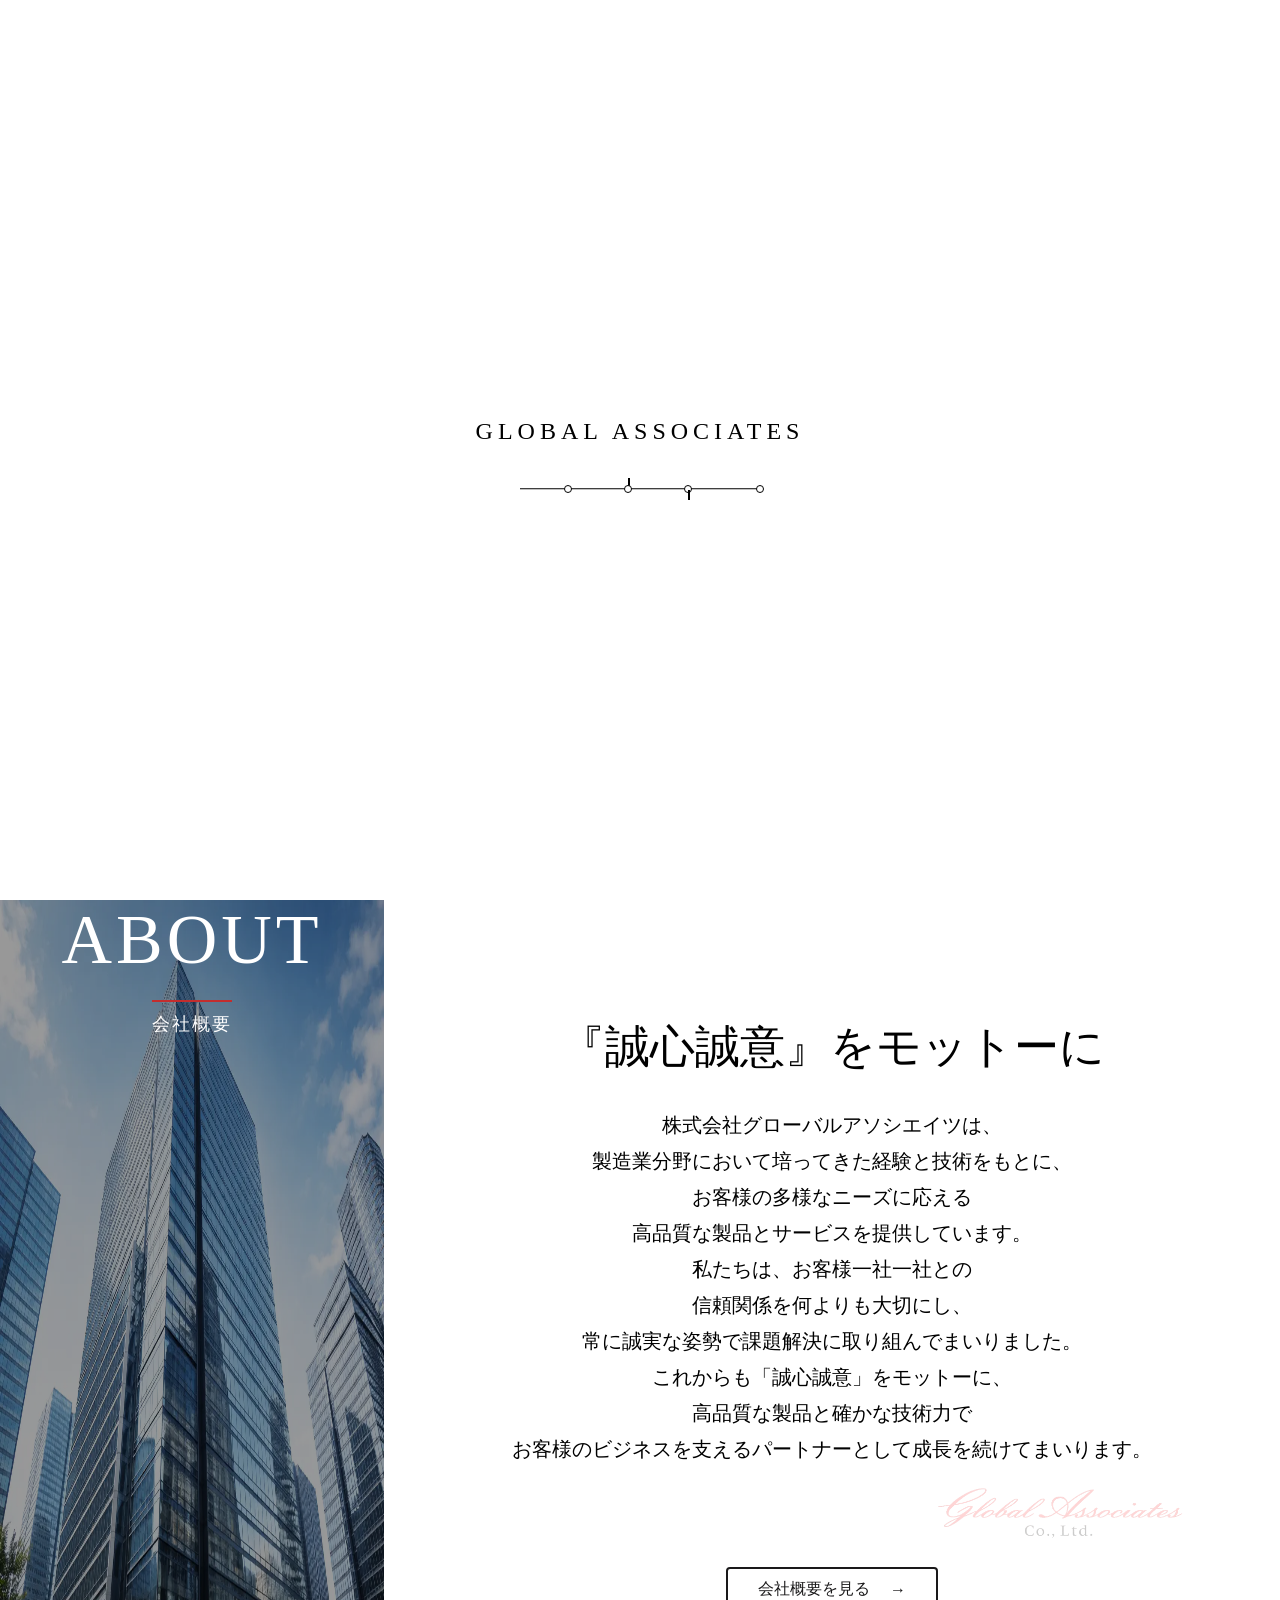
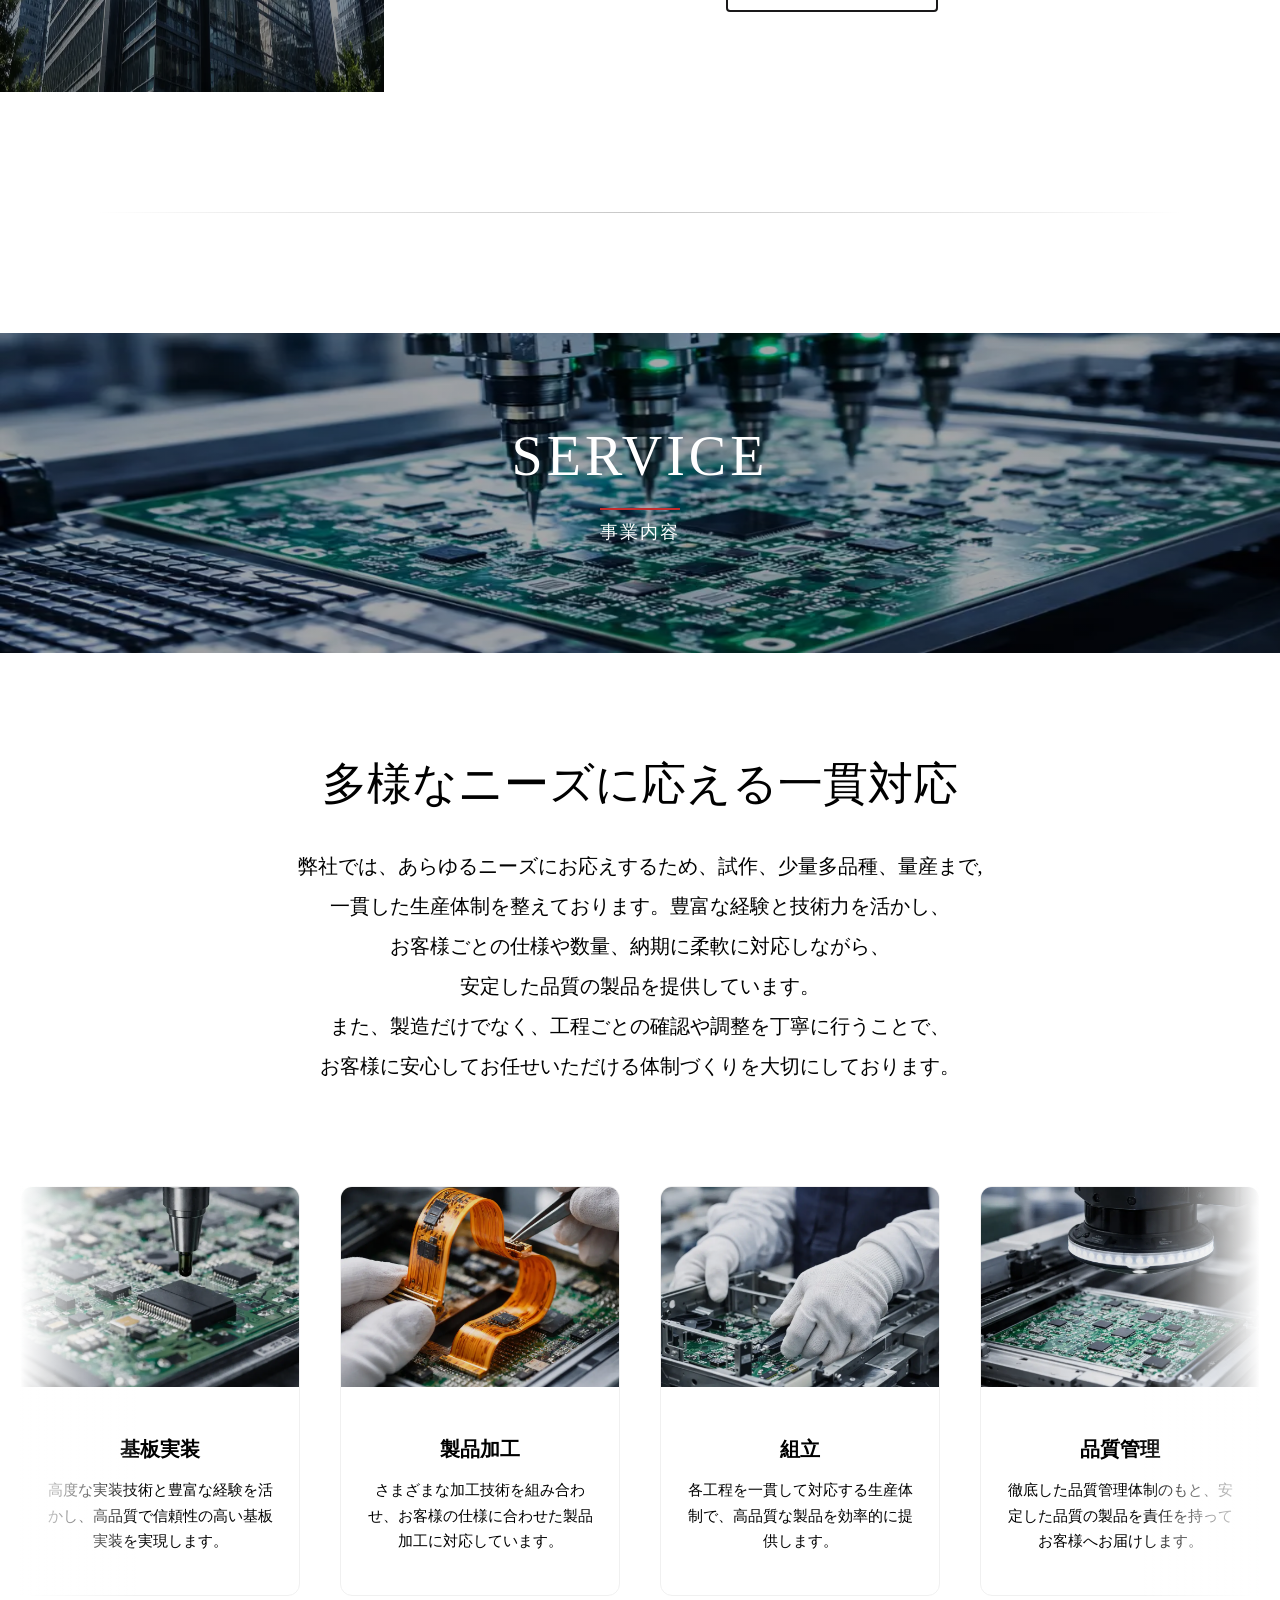
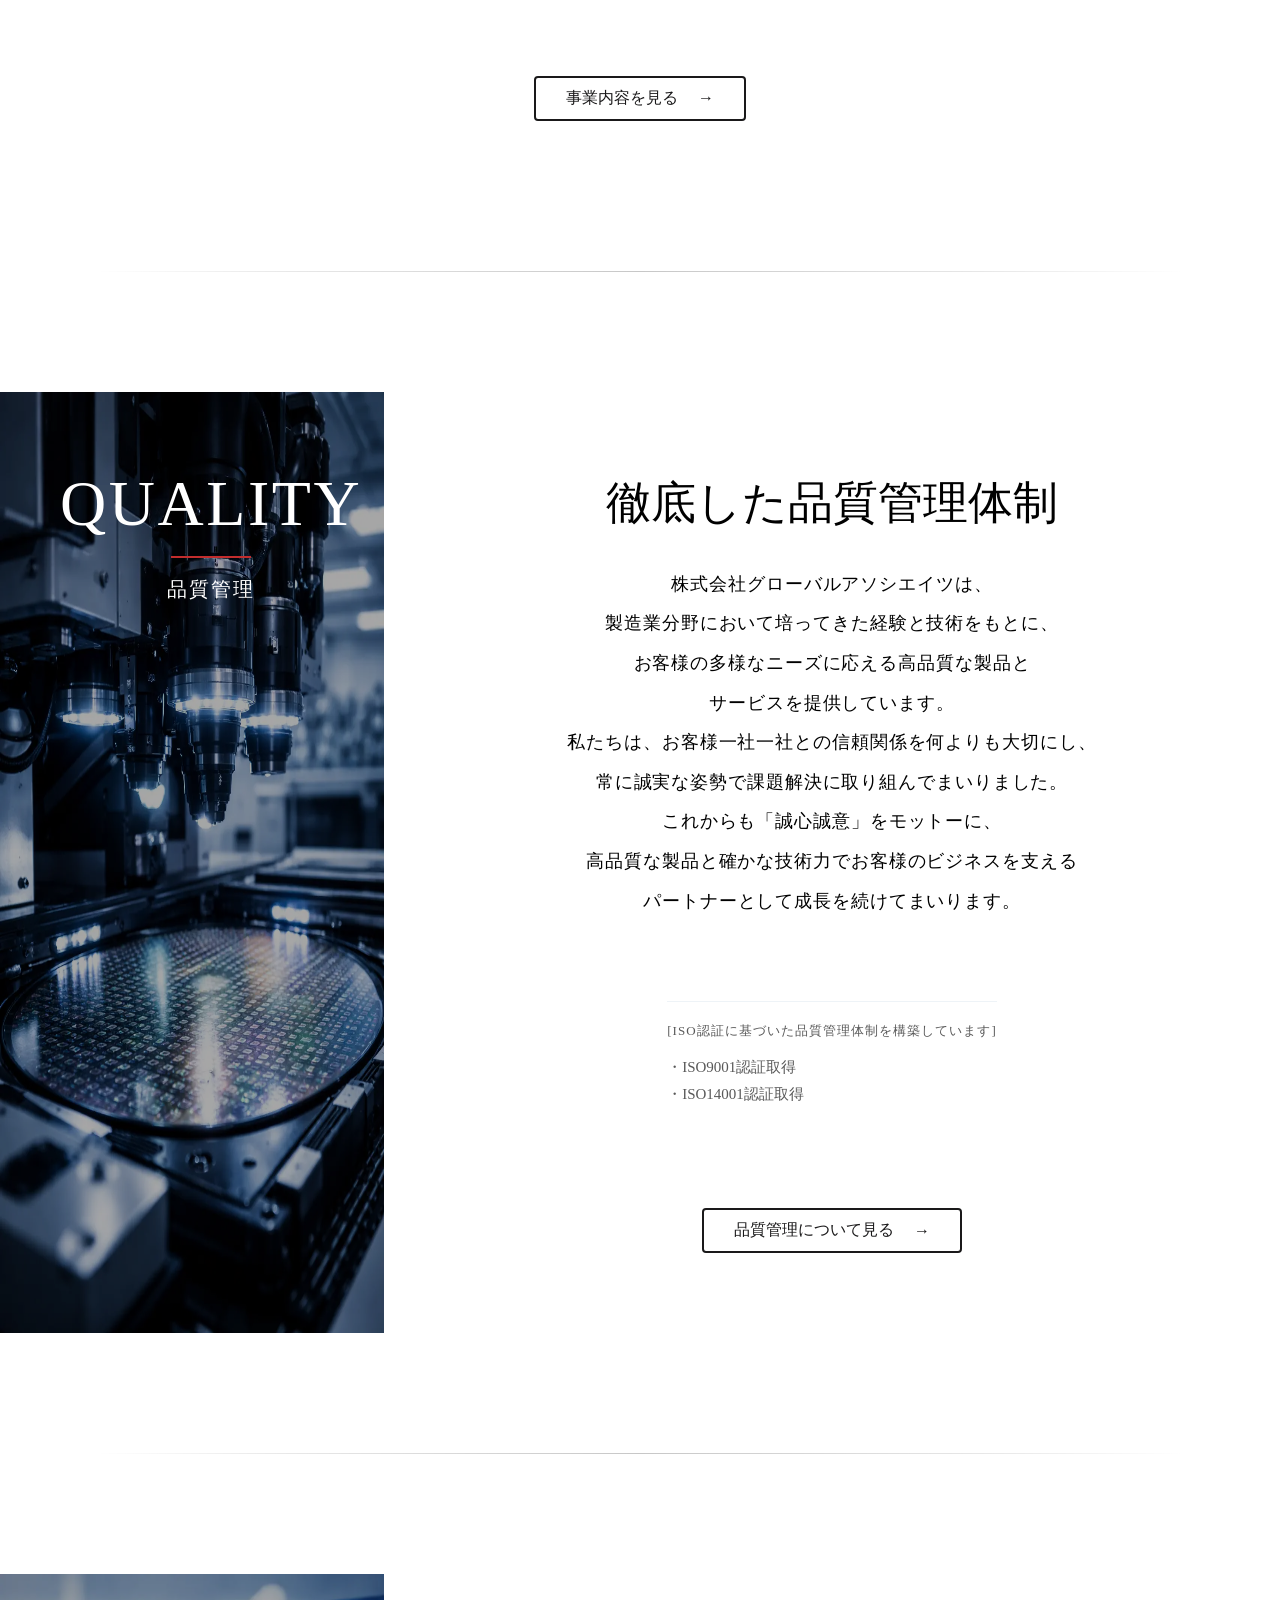
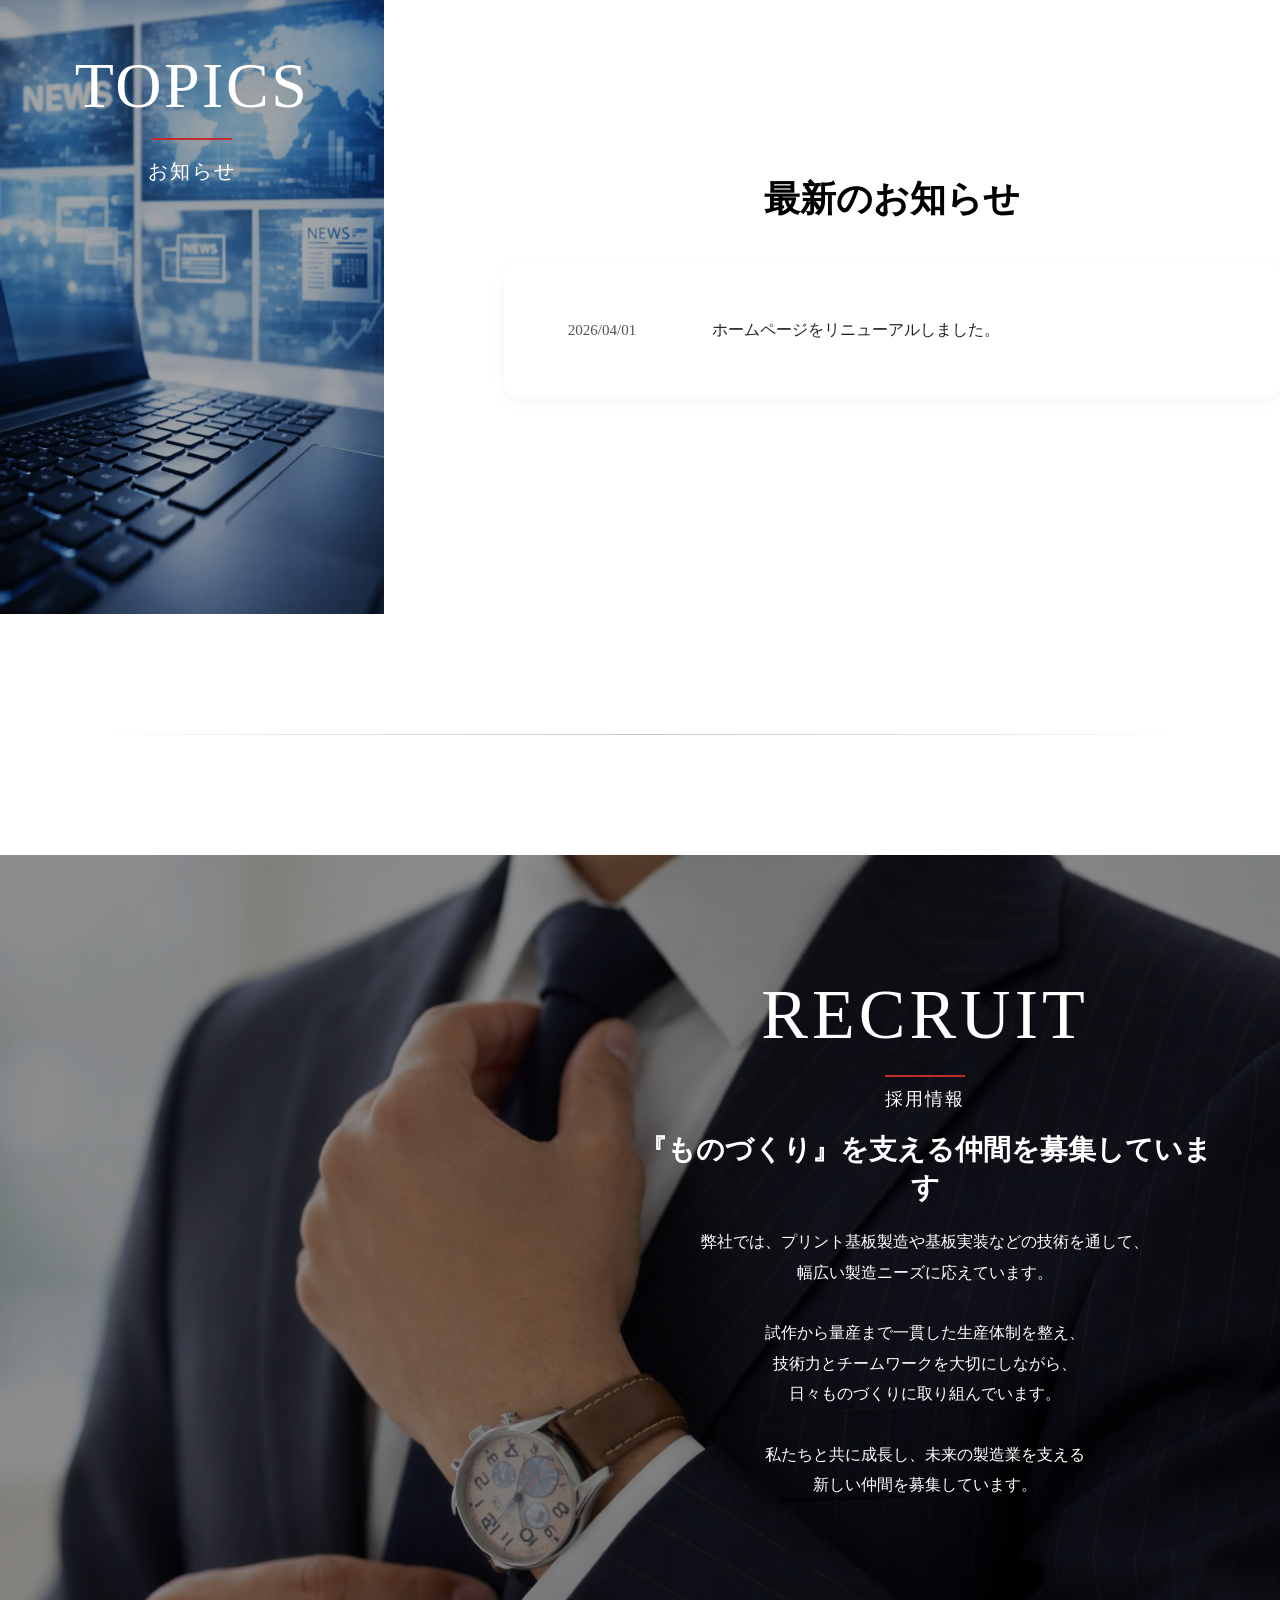
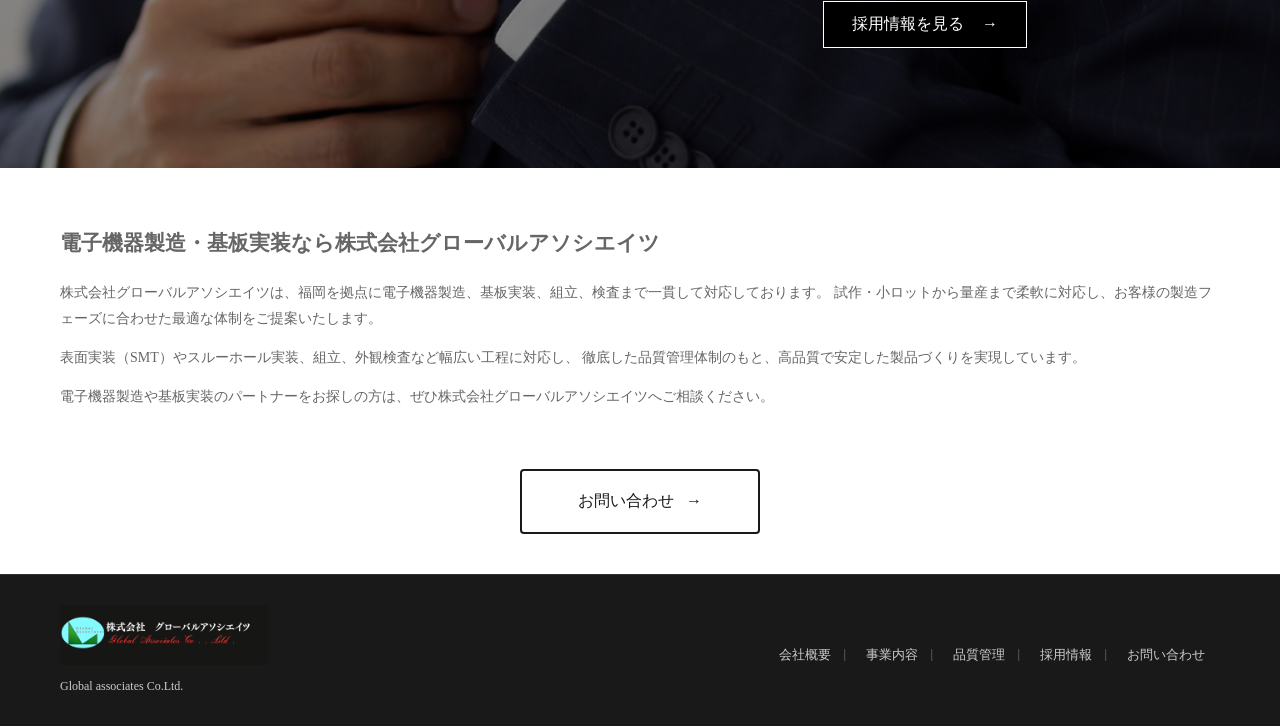
<file: index.html>
<!DOCTYPE html>
<html lang="ja">
  <head>
    <meta charset="UTF-8">
    <meta name="viewport" content="width=device-width, initial-scale=1.0">
    <title>福岡で電子機器製造・基板実装なら株式会社GLOBALASSOCIATES｜試作・小ロットから量産まで対応</title>
    <meta name="description" content="福岡の株式会社GLOBALASSOCIATESは、電子機器製造・基板実装・組立・検査まで一貫対応。試作・小ロットから量産まで柔軟に対応し、高品質なものづくりを提供します。">
    <meta name="format-detection" content="telephone=no">
    <meta name="robots" content="index, follow">
    <link rel="stylesheet" href="stylesheet.css">
    <link rel="stylesheet" href="responsive.css">
    <link rel="stylesheet" href="https://cdn.jsdelivr.net/npm/swiper@11/swiper-bundle.min.css">
    <script async src="https://www.googletagmanager.com/gtag/js?id=G-06NSMRG1YZ"></script>
    <script>
      window.dataLayer = window.dataLayer || [];
      function gtag(){dataLayer.push(arguments);}
      gtag('js', new Date());
      gtag('config', 'G-06NSMRG1YZ');
    </script>
  </head>
  <body>
    <!-- loading -->
    <div id="loading" class="loading">
      <div class="loading-inner">
        <h1 class="loading-logo">GLOBAL ASSOCIATES</h1>
        <div class="circuit-loader">
          <div class="circuit-line"></div>
          <span class="circuit-dot dot1"></span>
          <span class="circuit-dot dot2"></span>
          <span class="circuit-dot dot3"></span>
          <span class="circuit-dot dot4"></span>
        </div>
      </div>
    </div>
    <!-- header-->
    <header class="header">
      <div class="container header-inner">
        <a href="index.html" class="header-logo">
          <img src="images/sanpul.png" alt="GLOBAL ASSOCIATES">
        </a>
        <nav class="header-nav">
          <a href="company/" class="nav-item">
            <span class="nav-en">COMPANY</span>
            <span class="nav-ja">会社概要</span>
          </a>
          <a href="service/" class="nav-item">
            <span class="nav-en">SERVICE</span>
            <span class="nav-ja">事業内容</span>
          </a>
          <a href="quality/" class="nav-item">
            <span class="nav-en">QUALITY</span>
            <span class="nav-ja">品質管理</span>
          </a>
          <a href="recruit/" class="nav-item">
            <span class="nav-en">RECRUIT</span>
            <span class="nav-ja">採用情報</span>
          </a>
          <a href="contact/" class="nav-item contact-btn">
            <span class="nav-en">CONTACT</span>
            <span class="nav-ja">お問い合わせ</span>
          </a> 
        </nav>
        <div class="hamburger">
          <span></span>
          <span></span>
          <span></span>
        </div>
      </div>
    </header>
    <!-- hero -->
    <section class="hero">
      <div class="hero-container">
        <h1 class="hero-title">世界をつなぐ技術と信頼</h1>
        <p class="hero-text">
          電子基板実装と電子機器製造を通じて<br>
          高品質なモノづくりを支えてまいります。<br>
          株式会社グローバルアソシエイツ
        </p>
        <p class="hero-en">
          Global Electronics Manufacturing Partner
        </p>
      </div>
      <div class="hero-scroll">
        <span>Scroll</span>
        <div class="scroll-line"></div>
      </div>
    </section>
    <!-- ABOUT -->
    <section class="about section">
      <div class="about-wrapper">
        <div class="about-flex fade-up">
          <div class="about-left">
            <div class="bg-bars">
              <span></span>
              <span></span>
              <span></span>
            </div>
            <div class="about-left-inner">
              <span class="section-title">ABOUT</span>
              <h3 class="section-subtitle">会社概要</h3>
            </div>
          </div>
          <div class="about-right">
            <h2>『誠心誠意』をモットーに</h2>
            <p>株式会社グローバルアソシエイツは、<br>
              製造業分野において培ってきた経験と技術をもとに、<br>
              お客様の多様なニーズに応える<br>
              高品質な製品とサービスを提供しています。<br>
              私たちは、お客様一社一社との<br>
              信頼関係を何よりも大切にし、<br>
              常に誠実な姿勢で課題解決に取り組んでまいりました。<br>
              これからも「誠心誠意」をモットーに、<br>
              高品質な製品と確かな技術力で<br>
              お客様のビジネスを支えるパートナーとして成長を続けてまいります。
            </p>
            <div class="about-btn">
              <a href="company/" class="about-link">
                <span>会社概要を見る</span>
                <span class="about-arrow">→</span>
              </a>
            </div>
          </div>
        </div>
      </div>
    </section>
    <div class="section-divider">
      <span class="section-divider-line"></span>
    </div>
    <!--service-->
    <section class="service section">
      <div class="service-wrapper fade-up">
        <div class="service-heading-wrap">
          <div class="service-bars">
            <span></span>
            <span></span>
            <span></span>
          </div>
          <div class="service-title-inner">
            <span class="section-title">SERVICE</span>
            <h3 class="section-subtitle">事業内容</h3>
          </div>
        </div>
        <div class="service-content">
          <h2>多様なニーズに応える一貫対応</h2>
          <p>
            弊社では、あらゆるニーズにお応えするため、試作、少量多品種、量産まで,<br>
            一貫した生産体制を整えております。豊富な経験と技術力を活かし、<br>
            お客様ごとの仕様や数量、納期に柔軟に対応しながら、<br>
            安定した品質の製品を提供しています。<br>
            また、製造だけでなく、工程ごとの確認や調整を丁寧に行うことで、<br>
            お客様に安心してお任せいただける体制づくりを大切にしております。
          </p>
        </div>
        <div class="swiper service-slider">
          <div class="swiper-wrapper">
            <div class="swiper-slide service-card">
              <div class="service-image">
                <img src="images/purintokiban.webp" alt="プリント基板製造">
                <div class="service-overlay">
                  <span>View More →</span>
                </div>
              </div>
              <div class="service-text">
                <h3>プリント基板製造</h3>
                <p>高品質なプリント基板を安定して供給できる体制を整え、試作から量産まで幅広く対応しています。</p>
              </div>
            </div>
            <div class="swiper-slide service-card">
              <div class="service-image">
                <img src="images/smt_printer.webp" alt="基板実装">
                <div class="service-overlay">
                  <span>View More →</span>
                </div>
              </div>
              <div class="service-text">
                <h3>基板実装</h3>
                <p>高度な実装技術と豊富な経験を活かし、高品質で信頼性の高い基板実装を実現します。</p>
              </div>
            </div>
            <div class="swiper-slide service-card">
              <div class="service-image">
                <img src="images/product_processing.webp" alt="製品加工">
                <div class="service-overlay">
                  <span>View More →</span>
                </div>
              </div>
              <div class="service-text">
                <h3>製品加工</h3>
                <p>さまざまな加工技術を組み合わせ、お客様の仕様に合わせた製品加工に対応しています。</p>
              </div>
            </div>
            <div class="swiper-slide service-card">
              <div class="service-image">
                <img src="images/assembly.webp" alt="組立">
                <div class="service-overlay">
                  <span>View More →</span>
                </div>
              </div>
              <div class="service-text">
                <h3>組立</h3>
                <p>各工程を一貫して対応する生産体制で、高品質な製品を効率的に提供します。</p>
              </div>
            </div>
            <div class="swiper-slide service-card">
              <div class="service-image">
                <img src="images/aoi.webp" alt="品質管理">
                <div class="service-overlay">
                  <span>View More →</span>
                </div>
              </div>
              <div class="service-text">
                <h3>品質管理</h3>
                <p>徹底した品質管理体制のもと、安定した品質の製品を責任を持ってお客様へお届けします。</p>
              </div>
            </div>
          </div>
        </div>
        <div class="service-btn">
          <a href="service/" class="about-link">
            <span>事業内容を見る</span>
            <span class="about-arrow">→</span>
          </a>
        </div>
      </div>
    </section>
    <div class="section-divider">
      <span class="section-divider-line"></span>
    </div>
    <!--quality-->
    <section class="quality section">
      <div class="quality-wrapper fade-up">
        <div class="quality-left">
          <div class="bg-bars">
            <span></span>
            <span></span>
            <span></span>
          </div>
          <div class="quality-title-inner">
            <span class="section-title">QUALITY</span>
            <h3 class="section-subtitle">品質管理</h3>
          </div>
        </div>
        <div class="quality-main fade-up">
          <div class="quality-content">
            <div class="quality-text">
              <h2>徹底した品質管理体制</h2>
              <p>
                株式会社グローバルアソシエイツは、<br>
                製造業分野において培ってきた経験と技術をもとに、<br>
                お客様の多様なニーズに応える高品質な製品と<br>
                サービスを提供しています。<br>
                私たちは、お客様一社一社との信頼関係を何よりも大切にし、<br>
                常に誠実な姿勢で課題解決に取り組んでまいりました。<br>
                これからも「誠心誠意」をモットーに、<br>
                高品質な製品と確かな技術力でお客様のビジネスを支える<br>
                パートナーとして成長を続けてまいります。
              </p>
            </div>
          </div>
          <div class="quality-iso">
            <p class="quality-lead">
              [ISO認証に基づいた品質管理体制を構築しています]
            </p>
            <p class="quality-iso-text">
              ・ISO9001認証取得<br>
              ・ISO14001認証取得
            </p>
          </div>
          <div class="about-btn">
            <a href="quality/" class="about-link">
              <span class="about-text">品質管理について見る</span>
              <span class="about-arrow">→</span>
            </a>
          </div>
        </div>
      </div>
    </section>
    <div class="section-divider">
      <span class="section-divider-line"></span>
    </div>
    <!-- TOPICS -->
    <section id="news" class="news section">
      <div class="news-wrapper fade-up">
        <div class="news-left">
          <div class="bg-bars">
            <span></span>
            <span></span>
            <span></span>
          </div>
          <div class="news-title-inner">
            <span class="section-title">TOPICS</span>
            <h3 class="section-subtitle">お知らせ</h3>
          </div>
        </div>
        <div class="news-main">
          <div class="news-content">
            <h2>最新のお知らせ</h2>
            <div class="news-list">
              <div class="news-item">
                <div class="newspage-time">2026/04/01</div>
                <p class="newspage-link">ホームページをリニューアルしました。</p>
              </div>
            </div>
          </div>
        </div>
      </div>
    </section>
    <div class="section-divider">
      <span class="section-divider-line"></span>
    </div>
    <!-- / recruit -->
    <section class="recruit ">
      <div class="container">
        <div class="recruit-inner fade-up">
          <div class="recruit-content">
            <span class="section-title">RECRUIT</span>
            <h3 class="section-subtitle">採用情報</h3>
            <h2>『ものづくり』を支える仲間を募集しています</h2>
            <p>
              弊社では、プリント基板製造や基板実装などの技術を通して、<br>
              幅広い製造ニーズに応えています。<br><br>
              試作から量産まで一貫した生産体制を整え、<br>
              技術力とチームワークを大切にしながら、<br>
              日々ものづくりに取り組んでいます。<br><br>
              私たちと共に成長し、未来の製造業を支える<br>
              新しい仲間を募集しています。
            </p>
            <div class="about-btn">
              <a href="recruit/" class="recruit-link">
                <span class="about-text">採用情報を見る</span>
                <span class="about-arrow">→</span>
              </a>
            </div>
          </div>
        </div>
      </div>
    </section>
    <a href="#" class="page-top">↑</a>
    <section class="seo-text">
      <div class="container">
        <h2>電子機器製造・基板実装なら株式会社グローバルアソシエイツ</h2>
        <p>
          株式会社グローバルアソシエイツは、福岡を拠点に電子機器製造、基板実装、組立、検査まで一貫して対応しております。
          試作・小ロットから量産まで柔軟に対応し、お客様の製造フェーズに合わせた最適な体制をご提案いたします。
        </p>
        <p>
          表面実装（SMT）やスルーホール実装、組立、外観検査など幅広い工程に対応し、
          徹底した品質管理体制のもと、高品質で安定した製品づくりを実現しています。
        </p>
        <p>
          電子機器製造や基板実装のパートナーをお探しの方は、ぜひ株式会社グローバルアソシエイツへご相談ください。
        </p>
      </div>
      <div class="common-btn">
        <a href="contact/" class="common-link">
          <span>お問い合わせ</span>
          <span class="common-arrow">→</span>
        </a>
      </div>
    </section>
    <!--footer-->
    <footer class="footer">
      <div class="container footer-inner">
        <div class="footer-left">
          <a href="index.html" class="footer-logo">
            <img src="images/sanpul.png" alt="GLOBAL ASSOCIATES">
          </a>
          <p>Global associates Co.Ltd.</p>
        </div>
        <nav class="footer-nav">
          <a href="company/">会社概要</a>
          <a href="service/">事業内容</a>
          <a href="quality/">品質管理</a>
          <a href="recruit/">採用情報</a>
          <a href="contact/">お問い合わせ</a>
        </nav>
      </div>
    </footer>
    <script src="https://cdn.jsdelivr.net/npm/swiper@11/swiper-bundle.min.js"></script>
    <script src="script.js"></script>
  </body>
</html>
</file>
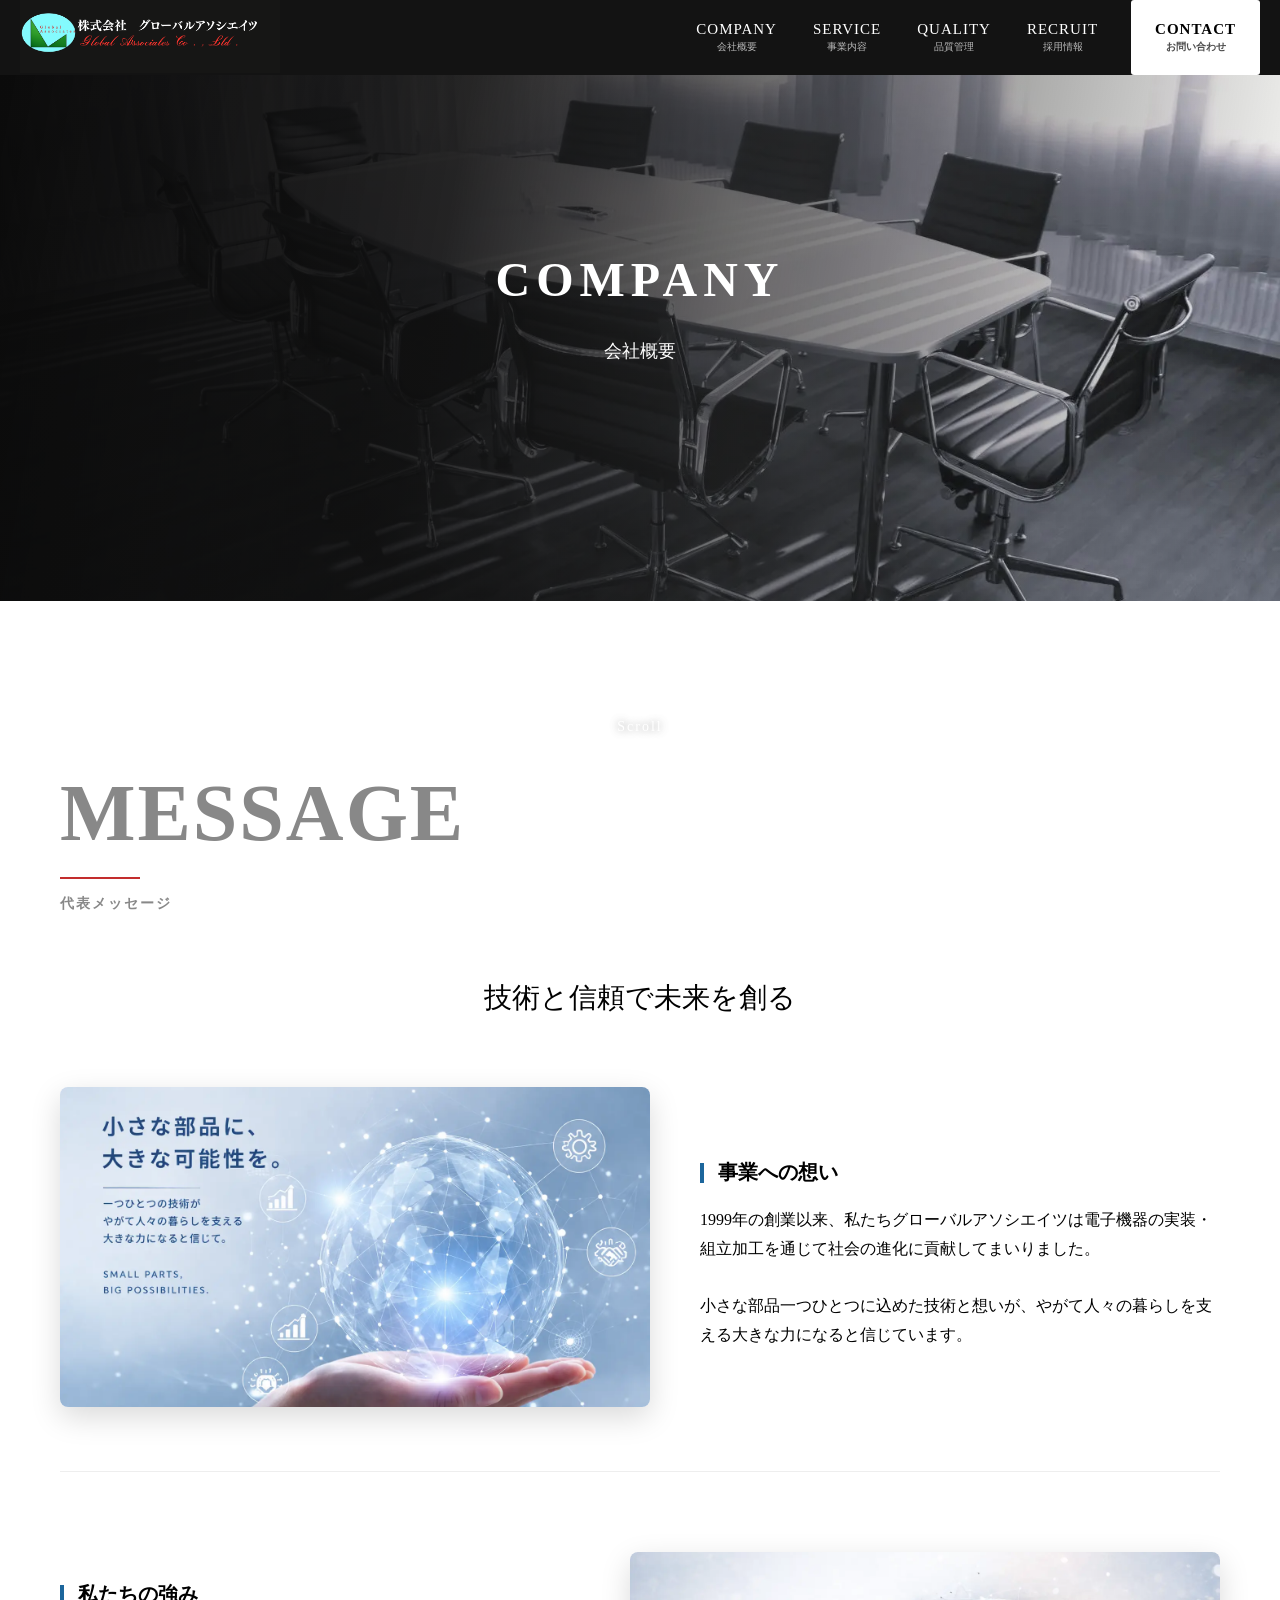
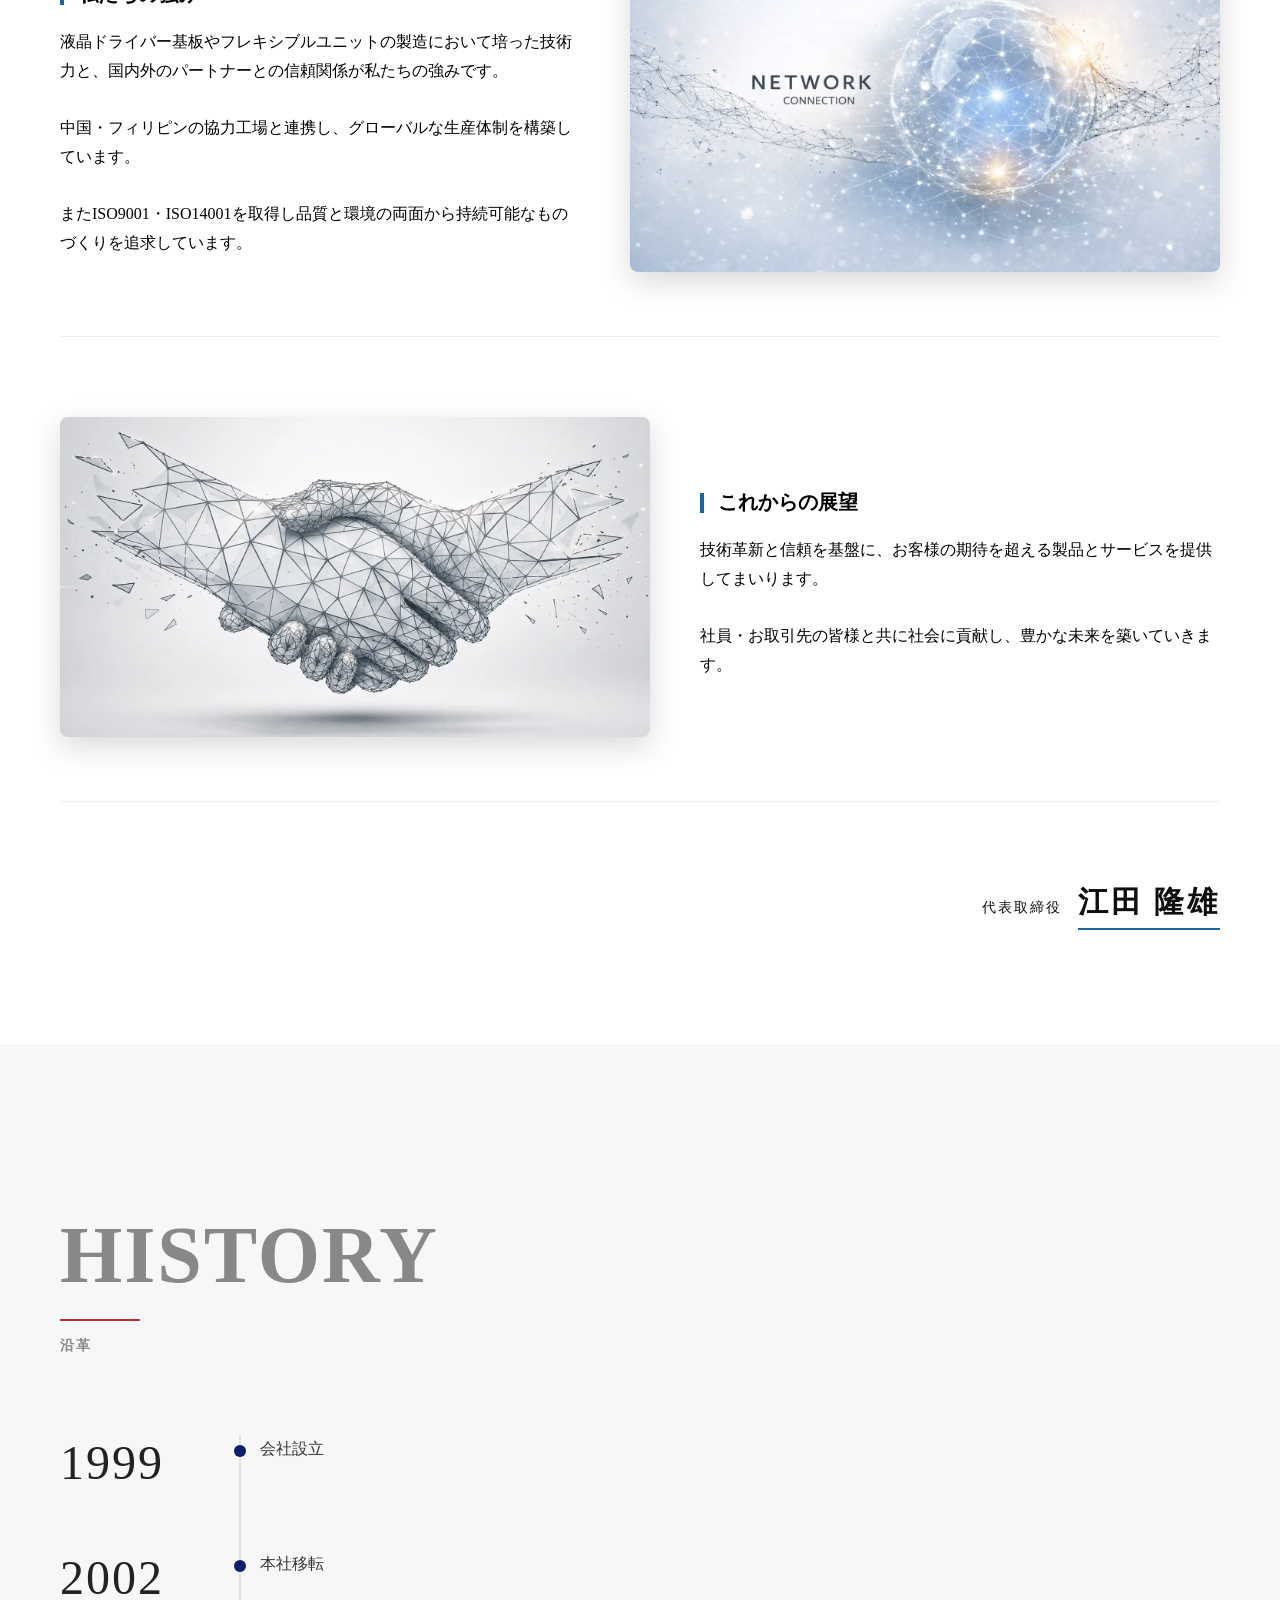
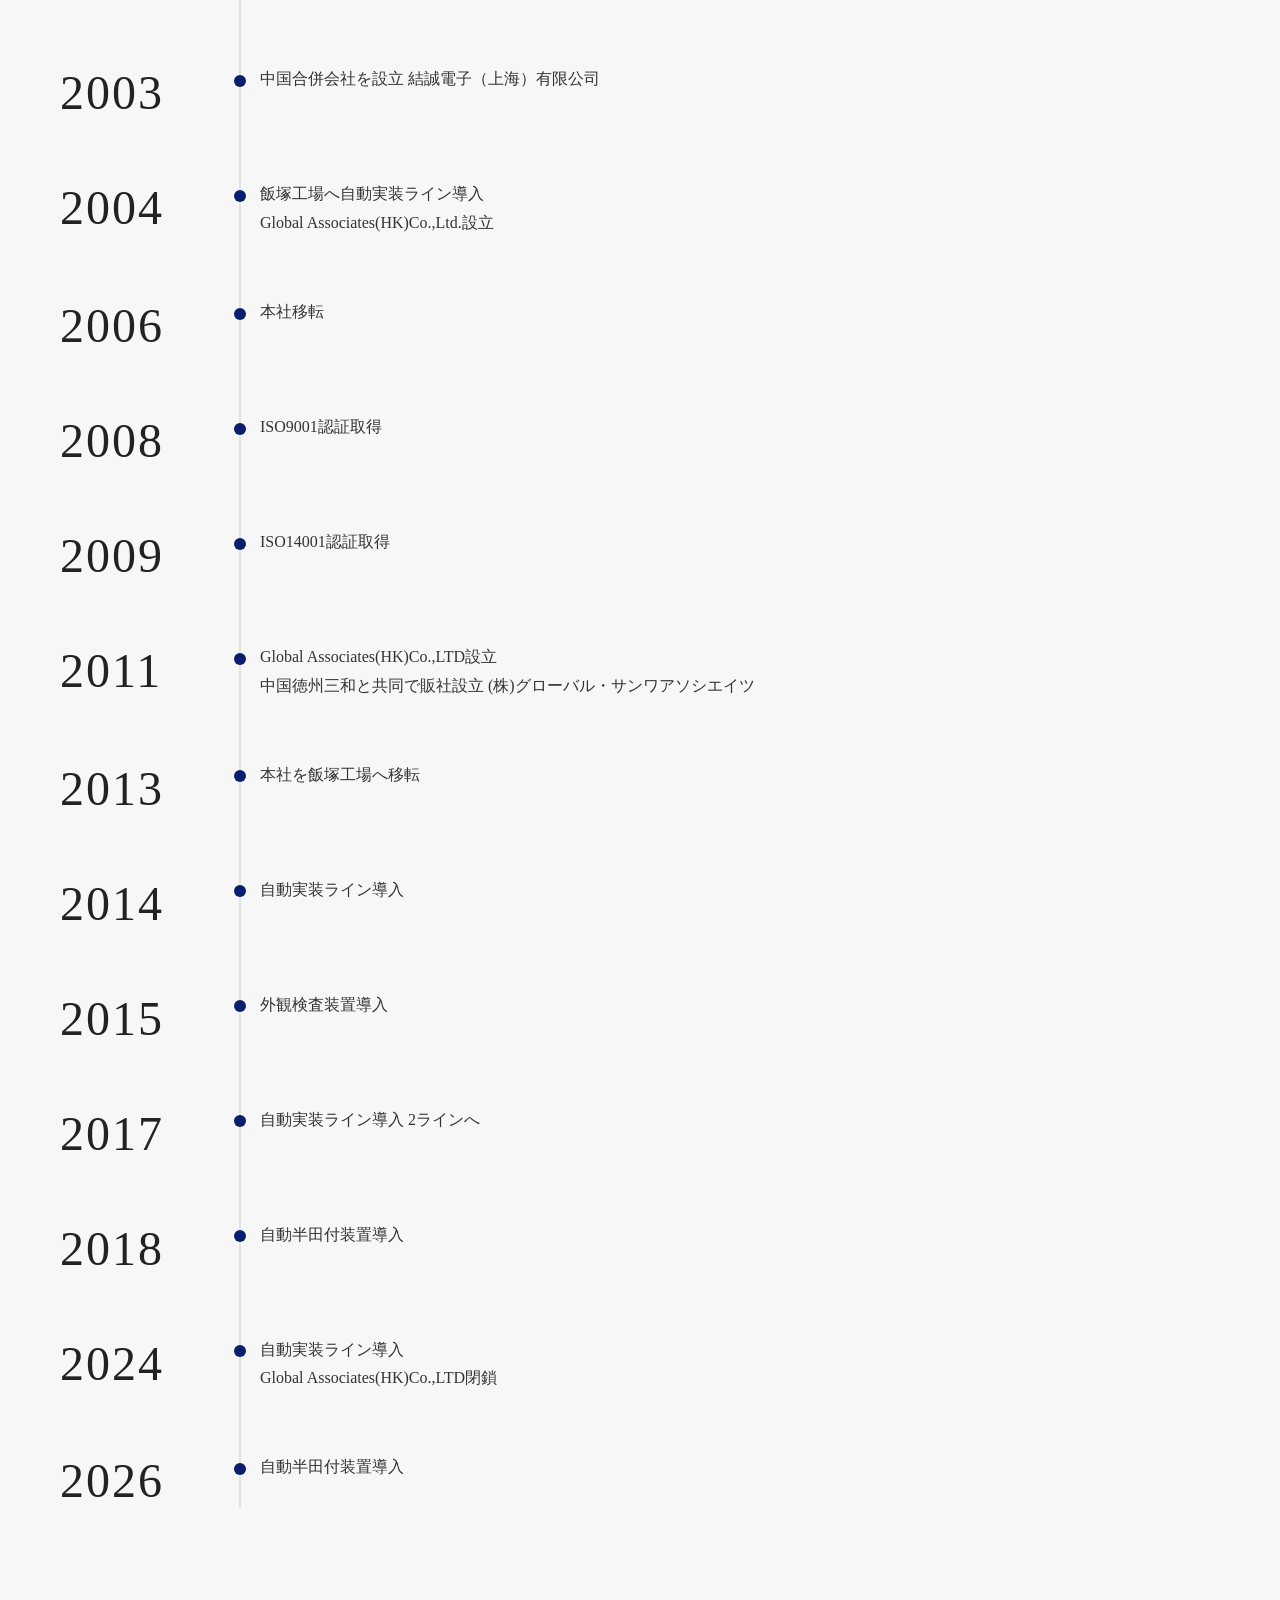
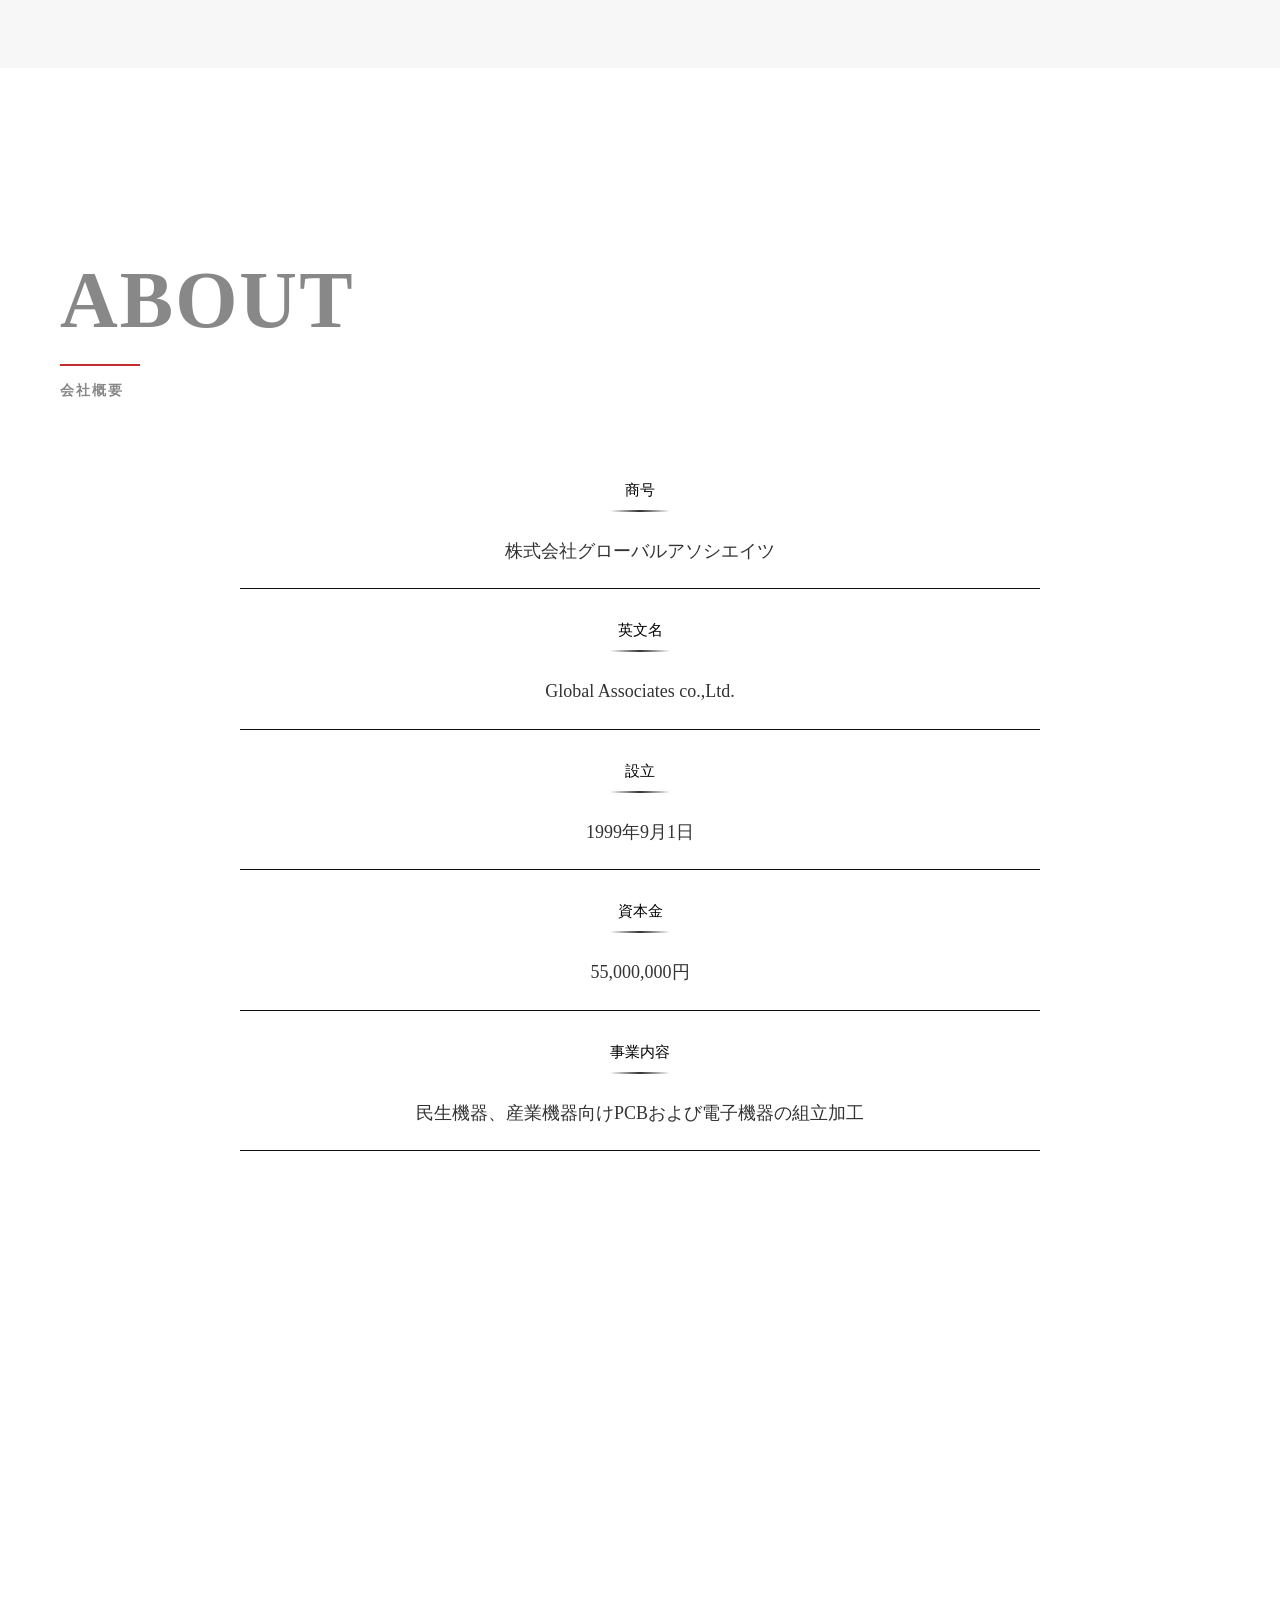
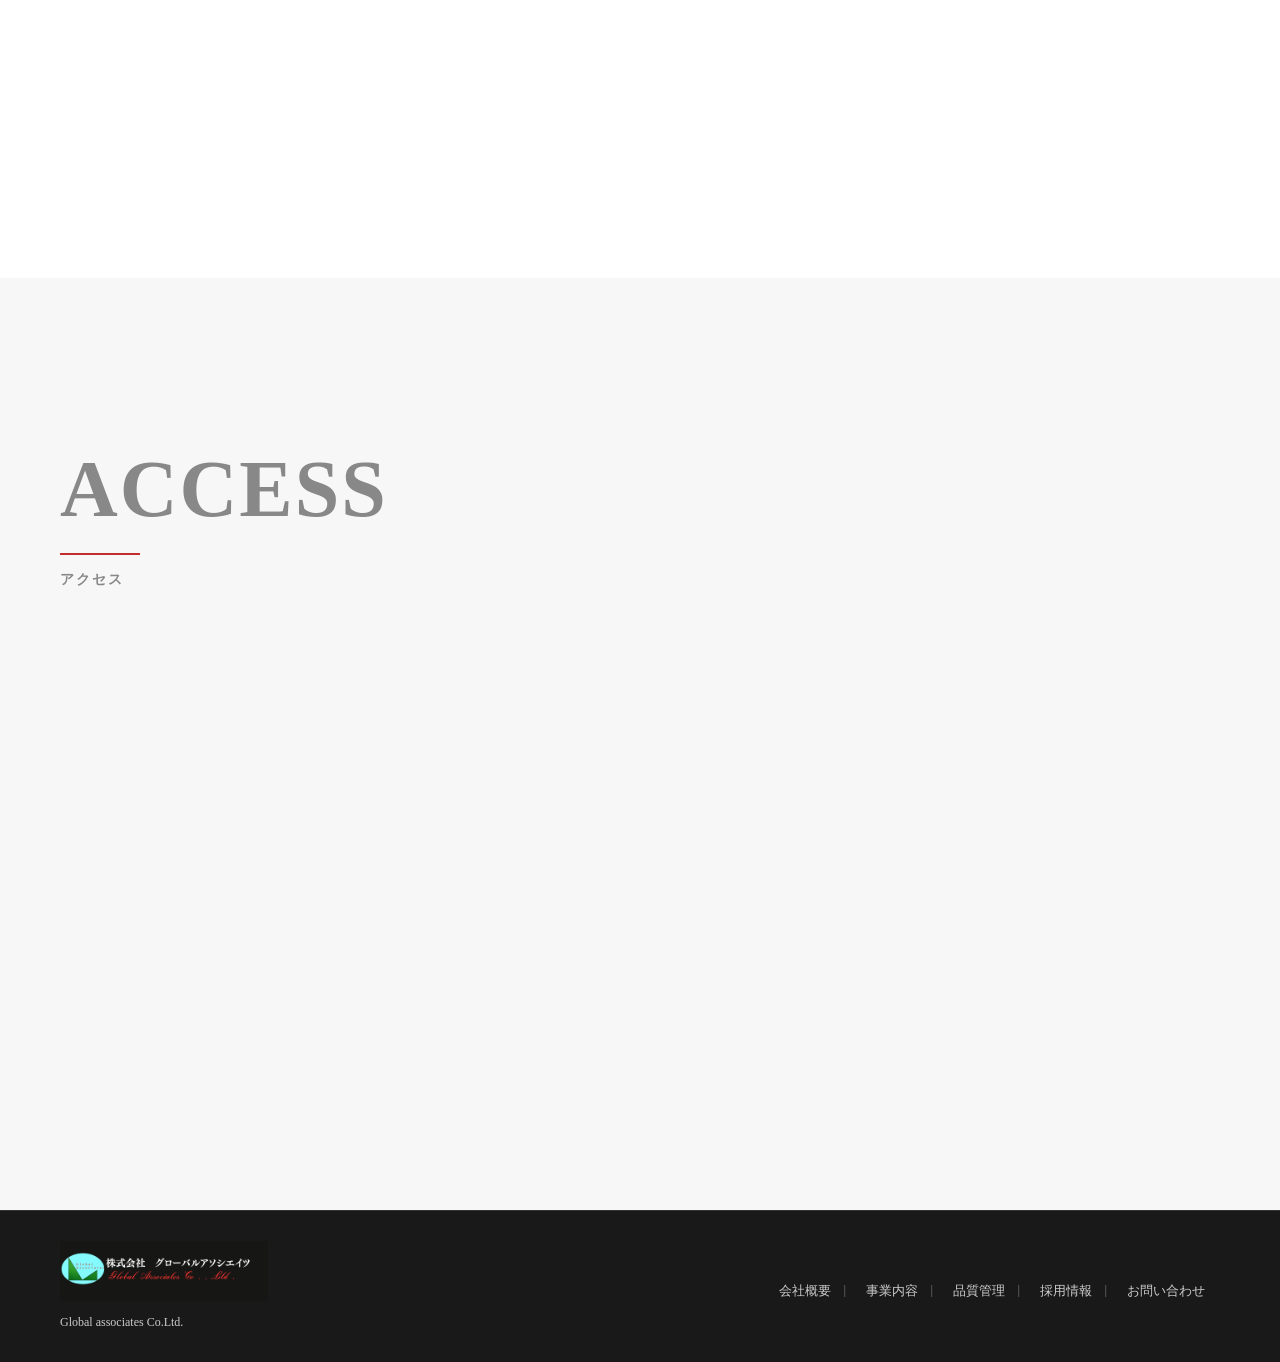
<file: company/index.html>
<!DOCTYPE html>
<html lang="ja">
  <head>
    <meta charset="UTF-8">
    <meta name="viewport" content="width=device-width, initial-scale=1.0">
    <title>会社概要｜株式会社GLOBALASSOCIATES｜電子機器製造・基板実装（福岡）</title>
    <meta name="description" content="株式会社GLOBALASSOCIATESの会社概要。電子機器製造・基板実装を中心に、福岡を拠点とした事業内容、沿革、代表メッセージ、所在地などをご紹介します。">
    <meta name="format-detection" content="telephone=no">
    <meta name="robots" content="index, follow">
    <link rel="stylesheet" href="stylesheet.css">
    <link rel="stylesheet" href="responsive.css">
    <link rel="stylesheet" href="https://cdn.jsdelivr.net/npm/swiper@11/swiper-bundle.min.css">
    <script async src="https://www.googletagmanager.com/gtag/js?id=G-06NSMRG1YZ"></script>
    <script>
      window.dataLayer = window.dataLayer || [];
      function gtag(){dataLayer.push(arguments);}
      gtag('js', new Date());
      gtag('config', 'G-06NSMRG1YZ');
    </script>
  </head>
  <body>
    <!-- header-->
    <header class="header">
      <div class="container header-inner">
        <a href="../index.html" class="header-logo">
          <img src="../images/sanpul.png" alt="GLOBAL ASSOCIATES">
        </a>
        <nav class="header-nav">
          <a href="../company/" class="nav-item">
            <span class="nav-en">COMPANY</span>
            <span class="nav-ja">会社概要</span>
          </a>
          <a href="../service/" class="nav-item">
            <span class="nav-en">SERVICE</span>
            <span class="nav-ja">事業内容</span>
          </a>
          <a href="../quality/" class="nav-item">
            <span class="nav-en">QUALITY</span>
            <span class="nav-ja">品質管理</span>
          </a>
          <a href="../recruit/" class="nav-item">
            <span class="nav-en">RECRUIT</span>
            <span class="nav-ja">採用情報</span>
          </a>
          <a href="../contact/" class="nav-item contact-btn">
            <span class="nav-en">CONTACT</span>
            <span class="nav-ja">お問い合わせ</span>
          </a> 
        </nav>
        <div class="hamburger">
          <span></span>
          <span></span>
          <span></span>
        </div>
      </div>
    </header>
    <!-- page hero -->
    <div class="page-hero">
      <div class="container">
        <h1>COMPANY</h1>
        <p>会社概要</p>
      </div>
      <div class="scroll">
        <span>Scroll</span>
        <div class="scroll-line"></div>
      </div>
    </div>
    <!-- message -->
    <section class="message">
      <div class="container fade-up">
        <h2 class="section-title">
          MESSAGE
          <span>代表メッセージ</span>
        </h2>
        <h3 class="message-catch">
          技術と信頼で未来を創る
        </h3>
        <div class="message-block">
          <div class="message-img">
            <img src="../images/message_1.webp">
          </div>
          <div class="message-text">
            <h4>事業への想い</h4>
            <p>
              1999年の創業以来、私たちグローバルアソシエイツは電子機器の実装・組立加工を通じて社会の進化に貢献してまいりました。<br><br>
              小さな部品一つひとつに込めた技術と想いが、やがて人々の暮らしを支える大きな力になると信じています。
            </p>
          </div>
        </div>
        <div class="message-block reverse">
          <div class="message-img">
            <img src="../images/message_2.webp">
          </div>
          <div class="message-text">
            <h4>私たちの強み</h4>
            <p>
              液晶ドライバー基板やフレキシブルユニットの製造において培った技術力と、国内外のパートナーとの信頼関係が私たちの強みです。<br><br>
              中国・フィリピンの協力工場と連携し、グローバルな生産体制を構築しています。<br><br>
              またISO9001・ISO14001を取得し品質と環境の両面から持続可能なものづくりを追求しています。
            </p>
          </div>
        </div>
        <div class="message-block">
          <div class="message-img">
            <img src="../images/message_3.webp">
          </div>
          <div class="message-text">
            <h4>これからの展望</h4>
            <p>
              技術革新と信頼を基盤に、お客様の期待を超える製品とサービスを提供してまいります。<br><br>
              社員・お取引先の皆様と共に社会に貢献し、豊かな未来を築いていきます。
            </p>
          </div>
        </div>
        <p class="ceo">
          代表取締役  
          <span>江田 隆雄</span>
        </p>
      </div>
    </section>
    <!-- HISTORY -->
    <section class="history">
      <div class="container fade-up">
        <h2 class="section-title">
          HISTORY
          <span>沿革</span>
        </h2>
        <div class="timeline">
          <div class="timeline-item">
            <div class="timeline-year">1999</div>
            <div class="timeline-line">
              <span class="dot"></span>
            </div>
            <div class="timeline-content">
              会社設立
            </div>
          </div>
          <div class="timeline-item">
            <div class="timeline-year">2002</div>
            <div class="timeline-line">
              <span class="dot"></span>
            </div>
            <div class="timeline-content">
              本社移転
            </div>
          </div>
          <div class="timeline-item">
            <div class="timeline-year">2003</div>
            <div class="timeline-line">
              <span class="dot"></span>
            </div>
            <div class="timeline-content">
              中国合併会社を設立  結誠電子（上海）有限公司
            </div>
          </div>
          <div class="timeline-item">
            <div class="timeline-year">2004</div>
            <div class="timeline-line">
              <span class="dot"></span>
            </div>
            <div class="timeline-content">
              飯塚工場へ自動実装ライン導入 <br>
              Global Associates(HK)Co.,Ltd.設立
            </div>
          </div>
          <div class="timeline-item">
            <div class="timeline-year">2006</div>
            <div class="timeline-line">
              <span class="dot"></span>
            </div>
            <div class="timeline-content">
              本社移転
            </div>
          </div>
          <div class="timeline-item">
            <div class="timeline-year">2008</div>
            <div class="timeline-line">
              <span class="dot"></span>
            </div>
            <div class="timeline-content">
              ISO9001認証取得
            </div>
          </div>
          <div class="timeline-item">
            <div class="timeline-year">2009</div>
            <div class="timeline-line">
              <span class="dot"></span>
            </div>
            <div class="timeline-content">
              ISO14001認証取得
            </div>
          </div>
          <div class="timeline-item">
            <div class="timeline-year">2011</div>
            <div class="timeline-line">
              <span class="dot"></span>
            </div>
            <div class="timeline-content">
              Global Associates(HK)Co.,LTD設立 <br>
              中国徳州三和と共同で販社設立 (株)グローバル・サンワアソシエイツ
            </div>
          </div>
          <div class="timeline-item">
            <div class="timeline-year">2013</div>
            <div class="timeline-line">
              <span class="dot"></span>
            </div>
            <div class="timeline-content">
              本社を飯塚工場へ移転
            </div>
          </div>
          <div class="timeline-item">
            <div class="timeline-year">2014</div>
            <div class="timeline-line">
              <span class="dot"></span>
            </div>
            <div class="timeline-content">
              自動実装ライン導入
            </div>
          </div>
          <div class="timeline-item">
            <div class="timeline-year">2015</div>
            <div class="timeline-line">
              <span class="dot"></span>
            </div>
            <div class="timeline-content">
              外観検査装置導入
            </div>
          </div>
          <div class="timeline-item">
            <div class="timeline-year">2017</div>
            <div class="timeline-line">
              <span class="dot"></span>
            </div>
            <div class="timeline-content">
              自動実装ライン導入 2ラインへ
            </div>
          </div>
          <div class="timeline-item">
            <div class="timeline-year">2018</div>
            <div class="timeline-line">
              <span class="dot"></span>
            </div>
            <div class="timeline-content">
              自動半田付装置導入
            </div>
          </div>
          <div class="timeline-item">
            <div class="timeline-year">2024</div>
            <div class="timeline-line">
              <span class="dot"></span>
            </div>
            <div class="timeline-content">
              自動実装ライン導入 <br>
              Global Associates(HK)Co.,LTD閉鎖
            </div>
          </div>
          <div class="timeline-item">
            <div class="timeline-year">2026</div>
            <div class="timeline-line">
              <span class="dot"></span>
            </div>
            <div class="timeline-content">
              自動半田付装置導入
            </div>
          </div>
        </div>
      </div>
    </section>
<!-- company  -->
    <section class="company-section">
      <div class="container fade-up">
        <h2 class="section-title">
          ABOUT
          <span>会社概要</span>
        </h2>
        <div class="company-inner">
          <div class="company-content">
            <div class="company-list">
              <div class="company-item fade-in-left">
                <p class="company-heading">商号</p>
                <p class="company-detail">株式会社グローバルアソシエイツ</p>
              </div>
              <div class="company-item fade-in-left">
                <p class="company-heading">英文名</p>
                <p class="company-detail">Global Associates co.,Ltd.</p>
              </div>
              <div class="company-item fade-in-left">
                <p class="company-heading">設立</p>
                <p class="company-detail">1999年9月1日</p>
              </div>
              <div class="company-item fade-in-left">
                <p class="company-heading">資本金</p>
                <p class="company-detail">55,000,000円</p>
              </div>
              <div class="company-item fade-in-left">
                <p class="company-heading">事業内容</p>
                <p class="company-detail"> 民生機器、産業機器向けPCBおよび電子機器の組立加工</p>
              </div>
              <div class="company-item fade-in-left">
                <p class="company-heading">代表者</p>
                <p class="company-detail">代表取締役 江田 隆雄</p>
              </div>
              <div class="company-item fade-in-left">
                <p class="company-heading">所在地</p>
                <p class="company-detail">
                  〒820-0048<br>
                  福岡県飯塚市蓮台寺3
                </p>
              </div>
              <div class="company-item fade-in-left">
                <p class="company-heading">TEL</p>
                <p class="company-detail">0948-43-3740</p>
              </div>
              <div class="company-item fade-in-left">
                <p class="company-heading">FAX</p>
                <p class="company-detail">0948-43-3741</p>
              </div>
            </div>
          </div>  
        </div>
      </div>
    </section>
<!-- access -->
    <section class="access">
      <div class="container fade-up">
        <h2 class="section-title">
          ACCESS
          <span>アクセス</span>
        </h2>
        <div class="map">
          <iframe src="https://www.google.com/maps/embed?pb=!1m18!1m12!1m3!1d106283.47685586965!2d130.49012949726563!3d33.64786769999999!2m3!1f0!2f0!3f0!3m2!1i1024!2i768!4f13.1!3m3!1m2!1s0x35417f89cad2dd1b%3A0xeb2f966aa0792406!2zKOagqinjgrDjg63jg7zjg5Djg6vjgqLjgr3jgrfjgqjjgqTjg4Qg5pys56S-!5e0!3m2!1sja!2sjp!4v1773584169128!5m2!1sja!2sjp" width="600" height="450" style="border:0;" allowfullscreen="" loading="lazy" referrerpolicy="no-referrer-when-downgrade"></iframe>
        </div>
      </div>
    </section>
    <!-- footer -->
    <a href="#" class="page-top">↑</a>
    <footer class="footer">
      <div class="container footer-inner">
        <div class="footer-left">
          <a href="../index.html" class="footer-logo">
            <img src="../images/sanpul.png" alt="GLOBAL ASSOCIATES">
          </a>
          <p>Global associates Co.Ltd.</p>
        </div>
        <nav class="footer-nav">
          <a href="../company/">会社概要</a>
          <a href="../service/">事業内容</a>
          <a href="../quality/">品質管理</a>
          <a href="../recruit/">採用情報</a>
          <a href="../contact/">お問い合わせ</a>
        </nav>
      </div>
    </footer>
    <script src="https://cdn.jsdelivr.net/npm/swiper@11/swiper-bundle.min.js"></script>
    <script src="script.js"></script>
  </body>
</html>
</file>
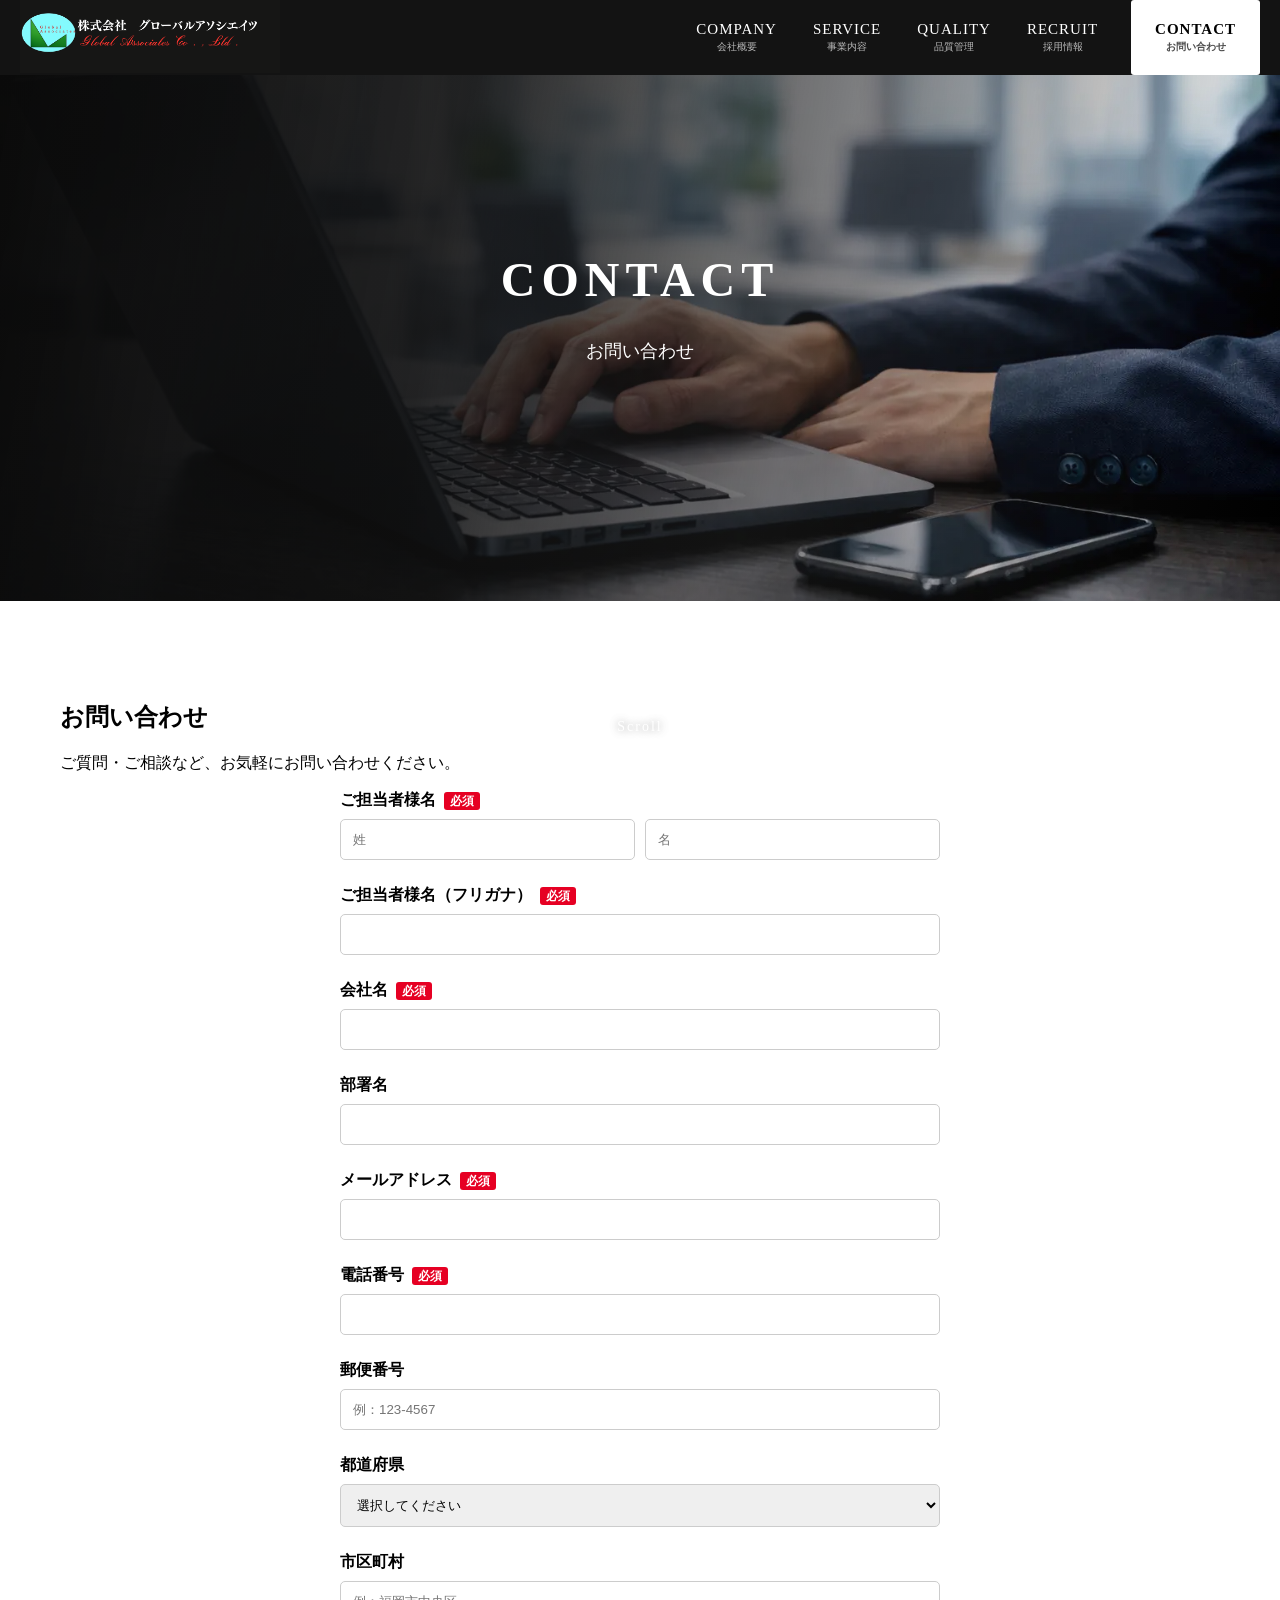
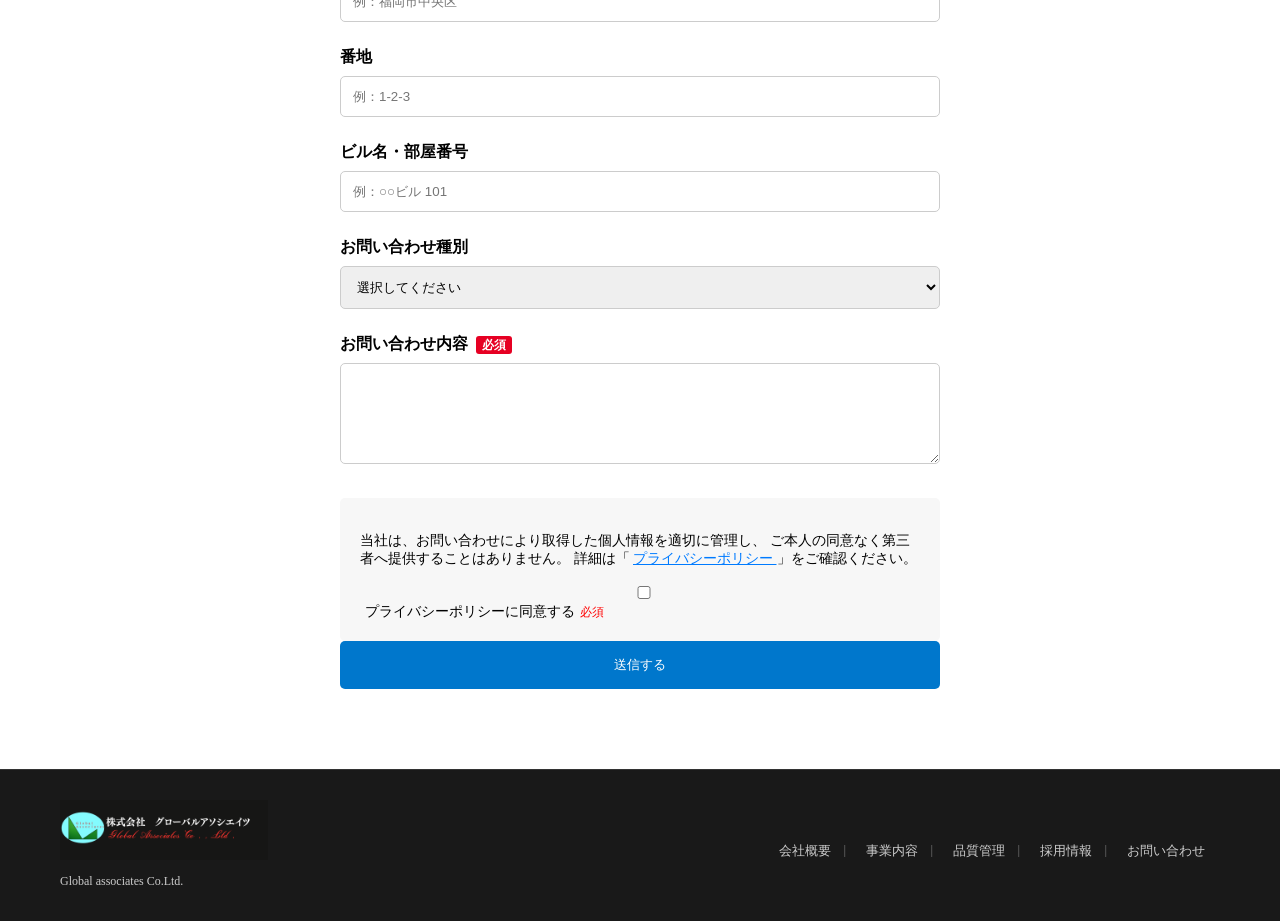
<file: contact/index.html>
<!DOCTYPE html>
<html lang="ja">
  <head>
    <meta charset="UTF-8">
    <meta name="viewport" content="width=device-width, initial-scale=1.0">
    <title>お問い合わせ｜電子機器製造・基板実装のご相談｜株式会社GLOBALASSOCIATES（福岡）</title>
    <meta name="description" content="電子機器製造・基板実装に関するお問い合わせはこちら。株式会社GLOBALASSOCIATESでは、試作・小ロットから量産までのご相談・お見積もりを承っております。お気軽にご連絡ください。">
    <meta name="format-detection" content="telephone=no">
    <meta name="robots" content="index, follow">
    <link rel="stylesheet" href="stylesheet.css">
    <link rel="stylesheet" href="responsive.css">
    <link rel="stylesheet" href="https://cdn.jsdelivr.net/npm/swiper@11/swiper-bundle.min.css">
    <script async src="https://www.googletagmanager.com/gtag/js?id=G-06NSMRG1YZ"></script>
    <script>
      window.dataLayer = window.dataLayer || [];
      function gtag(){dataLayer.push(arguments);}
      gtag('js', new Date());
      gtag('config', 'G-06NSMRG1YZ');
    </script>
  </head>
  <body>
    <!-- header-->
    <header class="header">
      <div class="container header-inner">
        <a href="../index.html" class="header-logo">
          <img src="../images/sanpul.png" alt="GLOBAL ASSOCIATES">
        </a>
        <nav class="header-nav">
          <a href="../company/" class="nav-item">
            <span class="nav-en">COMPANY</span>
            <span class="nav-ja">会社概要</span>
          </a>
          <a href="../service/" class="nav-item">
            <span class="nav-en">SERVICE</span>
            <span class="nav-ja">事業内容</span>
          </a>
          <a href="../quality/" class="nav-item">
            <span class="nav-en">QUALITY</span>
            <span class="nav-ja">品質管理</span>
          </a>
          <a href="../recruit/" class="nav-item">
            <span class="nav-en">RECRUIT</span>
            <span class="nav-ja">採用情報</span>
          </a>
          <a href="../contact/" class="nav-item contact-btn">
            <span class="nav-en">CONTACT</span>
            <span class="nav-ja">お問い合わせ</span>
          </a> 
        </nav>
        <div class="hamburger">
          <span></span>
          <span></span>
          <span></span>
        </div>
      </div>
    </header>
    <!-- page hero -->
    <div class="page-hero">
      <div class="container">
        <h1>CONTACT</h1>
        <p>お問い合わせ</p>
      </div>
      <div class="scroll">
        <span>Scroll</span>
        <div class="scroll-line"></div>
      </div>
    </div>
    <!-- contact -->
    <section class="contact">
      <div class="container">
        <h2>お問い合わせ</h2>
        <p class="contact-lead">
          ご質問・ご相談など、お気軽にお問い合わせください。
        </p>
        <form action="thanks.html" method="post" class="contact-form">
          <div class="form-group">
            <label>ご担当者様名<span>必須</span></label>
            <div class="name-flex">
              <input type="text" name="last_name" required  placeholder="姓">
              <input type="text" name="first_name" required  placeholder="名">
            </div>
          </div>
          <div class="form-group">
            <label>ご担当者様名（フリガナ）<span>必須</span></label>
            <input type="text" name="contact_name_kana" required>
          </div>
          <div class="form-group">
            <label>会社名<span>必須</span></label>
            <input type="text" name="company_name" required>
          </div>
          <div class="form-group">
            <label>部署名</label>
            <input type="text" name="department_name">
          </div>
          <div class="form-group">
            <label>メールアドレス<span>必須</span></label>
            <input type="email" name="email" required>
          </div>
          <div class="form-group">
            <label>電話番号<span>必須</span></label>
            <input type="tel" name="tel" required>
          </div>
          <div class="form-group">
            <label>郵便番号</label>
            <input type="text" name="postal" placeholder="例：123-4567">
          </div>
          <div class="form-group">
            <label>都道府県</label>
            <select name="prefecture" required>
              <option value="">選択してください</option>
              <option>北海道</option>
              <option>青森県</option>
              <option>岩手県</option>
              <option>宮城県</option>
              <option>秋田県</option>
              <option>山形県</option>
              <option>福島県</option>
              <option>茨城県</option>
              <option>栃木県</option>
              <option>群馬県</option>
              <option>埼玉県</option>
              <option>千葉県</option>
              <option>東京都</option>
              <option>神奈川県</option>
              <option>新潟県</option>
              <option>富山県</option>
              <option>石川県</option>
              <option>福井県</option>
              <option>山梨県</option>
              <option>長野県</option>
              <option>岐阜県</option>
              <option>静岡県</option>
              <option>愛知県</option>
              <option>三重県</option>
              <option>滋賀県</option>
              <option>京都府</option>
              <option>大阪府</option>
              <option>兵庫県</option>
              <option>奈良県</option>
              <option>和歌山県</option>
              <option>鳥取県</option>
              <option>島根県</option>
              <option>岡山県</option>
              <option>広島県</option>
              <option>山口県</option>
              <option>徳島県</option>
              <option>香川県</option>
              <option>愛媛県</option>
              <option>高知県</option>
              <option>福岡県</option>
              <option>佐賀県</option>
              <option>長崎県</option>
              <option>熊本県</option>
              <option>大分県</option>
              <option>宮崎県</option>
              <option>鹿児島県</option>
              <option>沖縄県</option>
            </select>
          </div>
          <div class="form-group">
            <label>市区町村</label>
            <input type="text" name="city" placeholder="例：福岡市中央区">
          </div>
          <div class="form-group">
            <label>番地</label>
            <input type="text" name="address" placeholder="例：1-2-3">
          </div>
          <div class="form-group">
            <label>ビル名・部屋番号</label>
            <input type="text" name="building" placeholder="例：○○ビル 101">
          </div>
          <div class="form-group">
            <label>お問い合わせ種別</label>
            <select name="type">
              <option>選択してください</option>
              <option>御見積について</option>
              <option>試作・量産について</option>
              <option>ご相談</option>
              <option>その他</option>
            </select>
          </div>
          <div class="form-group">
            <label>お問い合わせ内容<span>必須</span></label>
            <textarea name="message" rows="5" required></textarea>
          </div>
          <div class="privacy-box">
            <p>
              当社は、お問い合わせにより取得した個人情報を適切に管理し、
              ご本人の同意なく第三者へ提供することはありません。
              詳細は「
              <a href="../privacy/" target="_blank" rel="noopener noreferrer">
                プライバシーポリシー
              </a>
              」をご確認ください。
            </p>
            <div class="privacy-check">
              <input type="checkbox" id="privacy" required>
              <label for="privacy">
                プライバシーポリシーに同意する<span>必須</span>
              </label>
            </div>
          </div>
          <button type="submit" onclick="return confirmForm()">送信する</button>
        </form>
      </div>
    </section>









    <!-- footer -->
    <a href="#" class="page-top">↑</a>
    <footer class="footer">
      <div class="container footer-inner">
        <div class="footer-left">
          <a href="../index.html" class="footer-logo">
            <img src="../images/sanpul.png" alt="GLOBAL ASSOCIATES">
          </a>
          <p>Global associates Co.Ltd.</p>
        </div>
        <nav class="footer-nav">
          <a href="../company/">会社概要</a>
          <a href="../service/">事業内容</a>
          <a href="../quality/">品質管理</a>
          <a href="../recruit/">採用情報</a>
          <a href="../contact/">お問い合わせ</a>
        </nav>
      </div>
    </footer>
    <script src="https://cdn.jsdelivr.net/npm/swiper@11/swiper-bundle.min.js"></script>
    <script src="script.js"></script>
  </body>
</html>
</file>
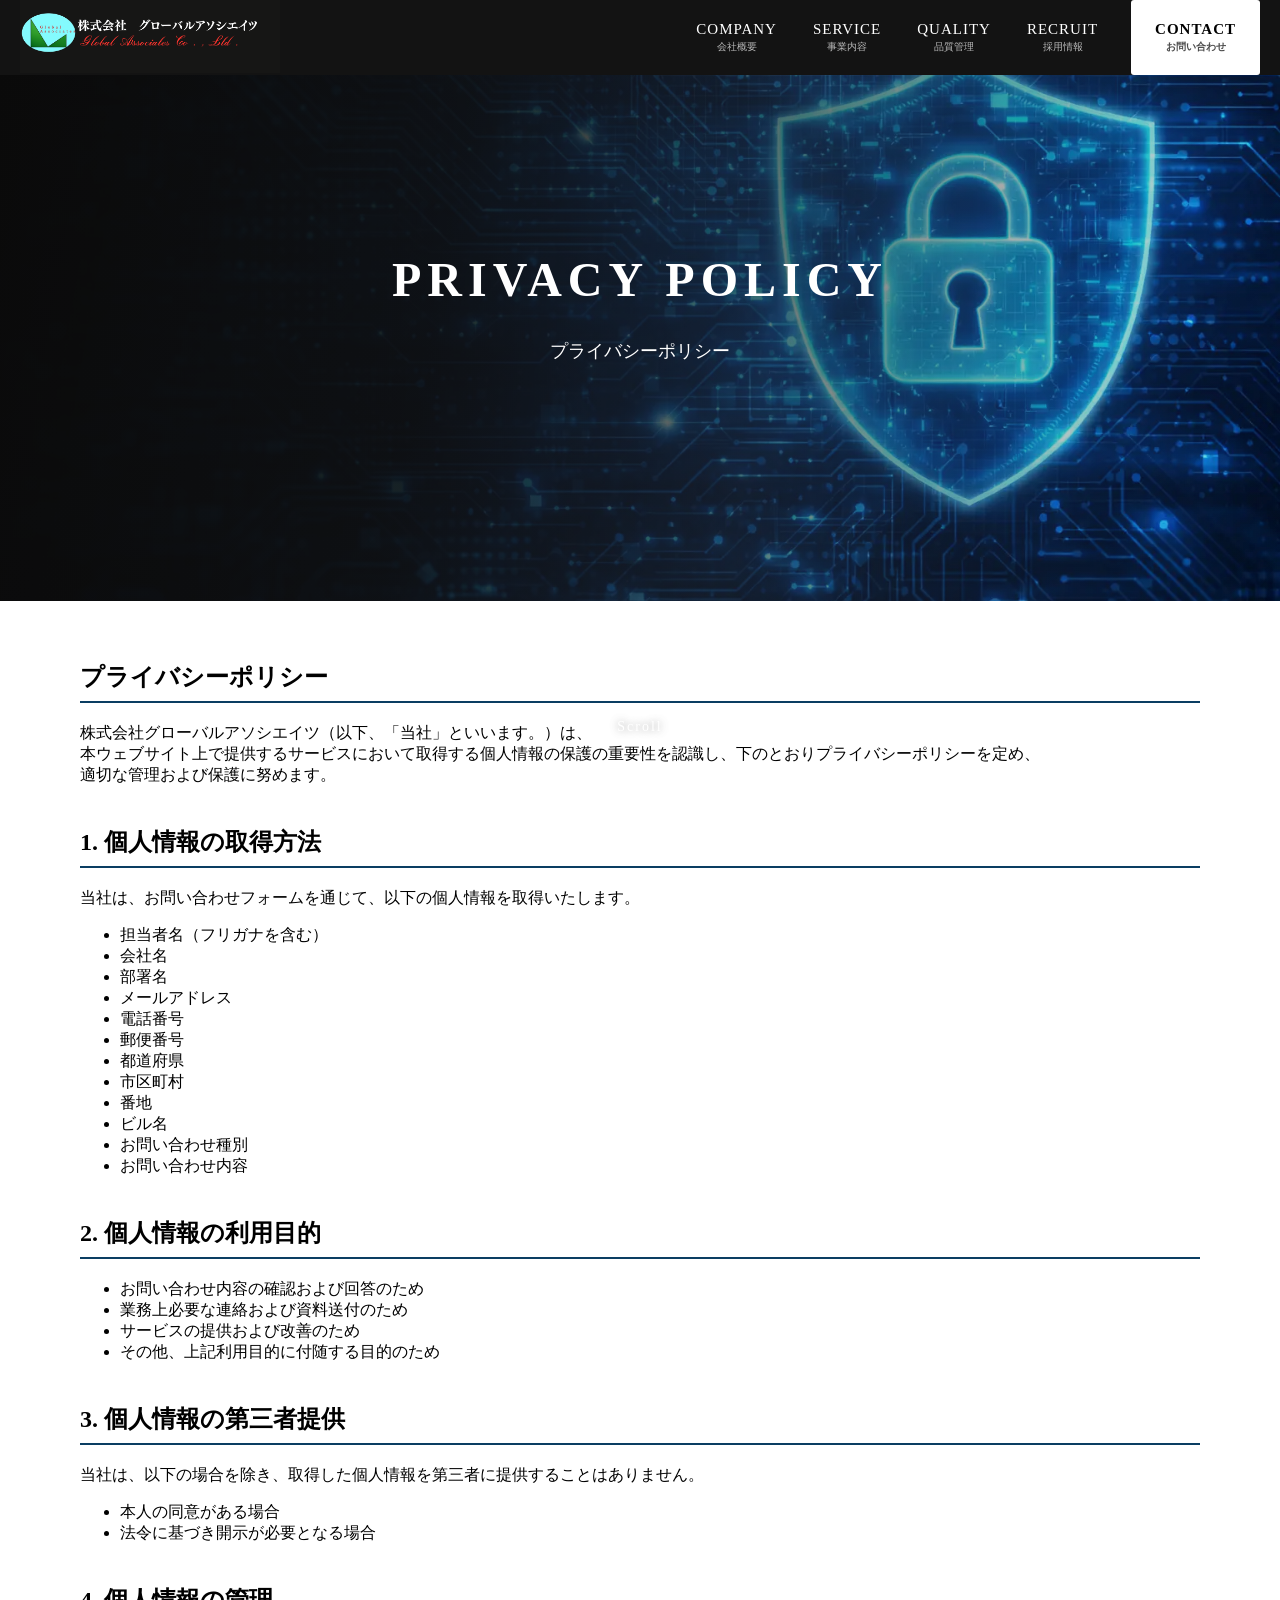
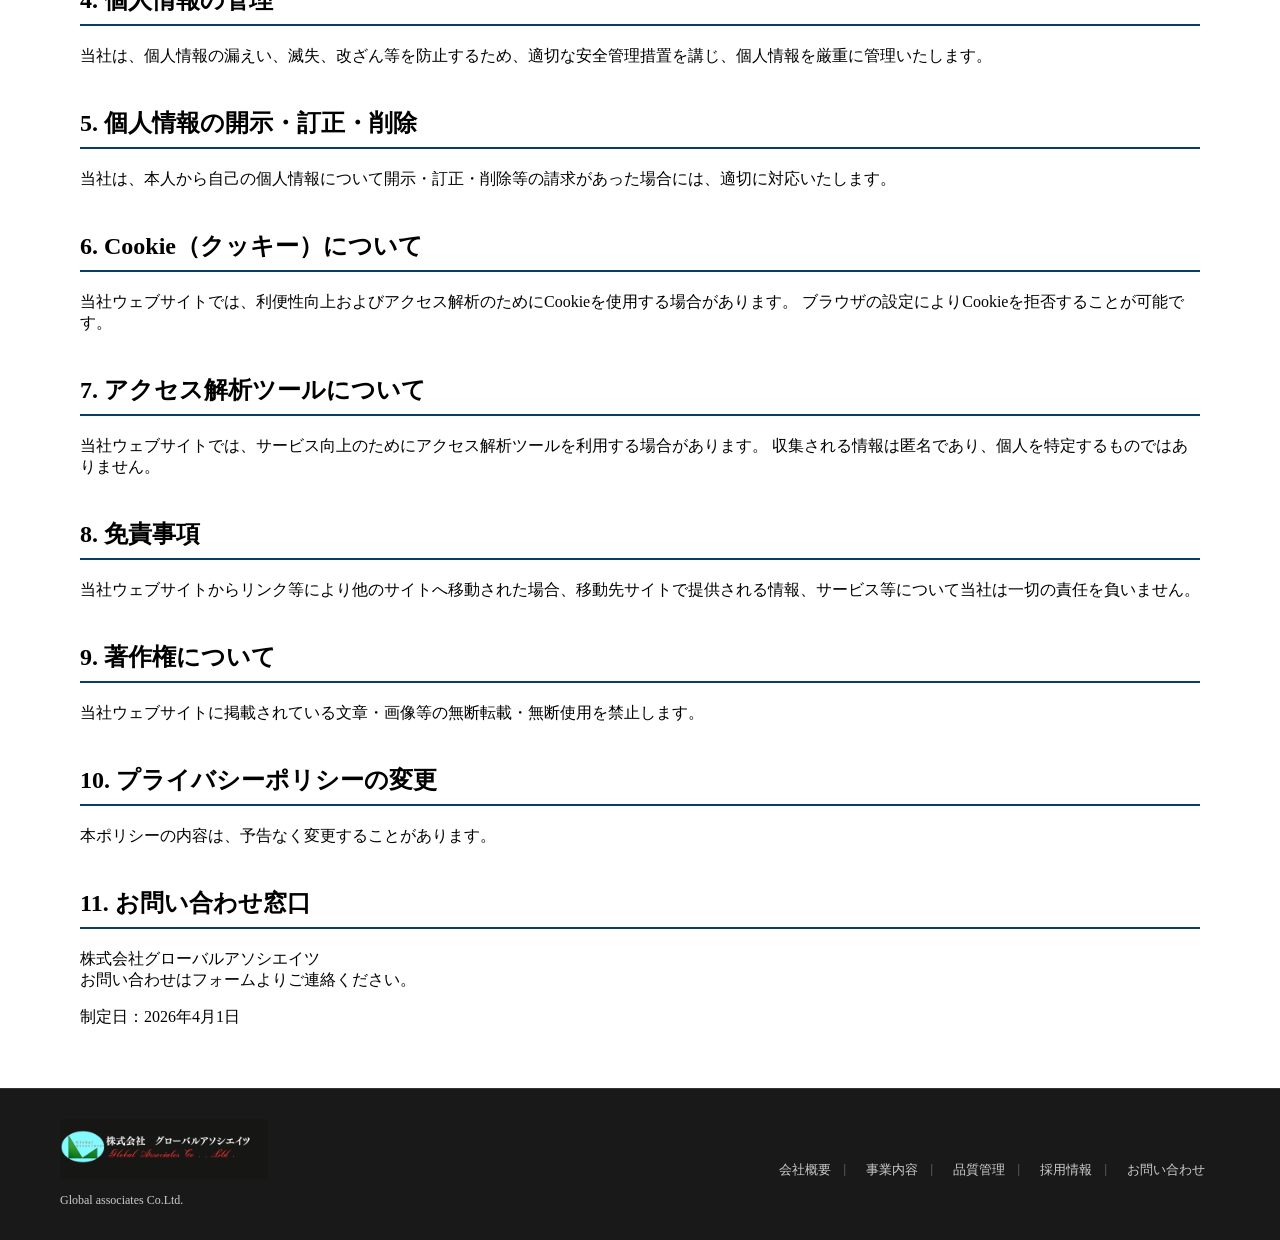
<file: privacy/index.html>
<!DOCTYPE html>
<html lang="ja">
  <head>
    <meta charset="UTF-8">
    <meta name="viewport" content="width=device-width, initial-scale=1.0">
    <title>福岡で電子機器製造・基板実装なら株式会社GLOBALASSOCIATES｜試作・小ロットから量産まで対応</title>
    <meta name="description" content="福岡の株式会社GLOBALASSOCIATESは、電子機器製造・基板実装・組立・検査まで一貫対応。試作・小ロットから量産まで柔軟に対応し、高品質なものづくりを提供します。">
    <meta name="format-detection" content="telephone=no">
    <meta name="robots" content="index, follow">
    <link rel="stylesheet" href="stylesheet.css">
    <link rel="stylesheet" href="responsive.css">
    <link rel="stylesheet" href="https://cdn.jsdelivr.net/npm/swiper@11/swiper-bundle.min.css">
    <script async src="https://www.googletagmanager.com/gtag/js?id=G-06NSMRG1YZ"></script>
    <script>
      window.dataLayer = window.dataLayer || [];
      function gtag(){dataLayer.push(arguments);}
      gtag('js', new Date());
      gtag('config', 'G-06NSMRG1YZ');
    </script>
  </head>
  <body>
    <!-- header-->
    <header class="header">
      <div class="container header-inner">
        <a href="../index.html" class="header-logo">
          <img src="../images/sanpul.png" alt="GLOBAL ASSOCIATES">
        </a>
        <nav class="header-nav">
          <a href="../company/" class="nav-item">
            <span class="nav-en">COMPANY</span>
            <span class="nav-ja">会社概要</span>
          </a>
          <a href="../service/" class="nav-item">
            <span class="nav-en">SERVICE</span>
            <span class="nav-ja">事業内容</span>
          </a>
          <a href="../quality/" class="nav-item">
            <span class="nav-en">QUALITY</span>
            <span class="nav-ja">品質管理</span>
          </a>
          <a href="../recruit/" class="nav-item">
            <span class="nav-en">RECRUIT</span>
            <span class="nav-ja">採用情報</span>
          </a>
          <a href="../contact/" class="nav-item contact-btn">
            <span class="nav-en">CONTACT</span>
            <span class="nav-ja">お問い合わせ</span>
          </a> 
        </nav>
        <div class="hamburger">
          <span></span>
          <span></span>
          <span></span>
        </div>
      </div>
    </header>
    <!-- page hero -->
    <div class="page-hero">
      <div class="container">
        <h1>PRIVACY POLICY</h1>
        <p>プライバシーポリシー</p>
      </div>
      <div class="scroll">
        <span>Scroll</span>
        <div class="scroll-line"></div>
      </div>
    </div>
    <!-- privacy -->
    <section class="privacy">
      <div class="container">
        <h2>プライバシーポリシー</h2>
        <p>
        株式会社グローバルアソシエイツ（以下、「当社」といいます。）は、<br>
        本ウェブサイト上で提供するサービスにおいて取得する個人情報の保護の重要性を認識し、下のとおりプライバシーポリシーを定め、<br>
        適切な管理および保護に努めます。
      </p>
      <h2>1. 個人情報の取得方法</h2>
      <p>当社は、お問い合わせフォームを通じて、以下の個人情報を取得いたします。</p>
      <ul>
        <li>担当者名（フリガナを含む）</li>
        <li>会社名</li>
        <li>部署名</li>
        <li>メールアドレス</li>
        <li>電話番号</li>
        <li>郵便番号</li>
        <li>都道府県</li>
        <li>市区町村</li>
        <li>番地</li>
        <li>ビル名</li>
        <li>お問い合わせ種別</li>
        <li>お問い合わせ内容</li>
      </ul>
      <h2>2. 個人情報の利用目的</h2>
      <ul>
        <li>お問い合わせ内容の確認および回答のため</li>
        <li>業務上必要な連絡および資料送付のため</li>
        <li>サービスの提供および改善のため</li>
        <li>その他、上記利用目的に付随する目的のため</li>
      </ul>
      <h2>3. 個人情報の第三者提供</h2>
      <p>
        当社は、以下の場合を除き、取得した個人情報を第三者に提供することはありません。
      </p>
      <ul>
        <li>本人の同意がある場合</li>
        <li>法令に基づき開示が必要となる場合</li>
      </ul>
      <h2>4. 個人情報の管理</h2>
      <p>
        当社は、個人情報の漏えい、滅失、改ざん等を防止するため、適切な安全管理措置を講じ、個人情報を厳重に管理いたします。
      </p>
      <h2>5. 個人情報の開示・訂正・削除</h2>
      <p>
        当社は、本人から自己の個人情報について開示・訂正・削除等の請求があった場合には、適切に対応いたします。
      </p>
      <h2>6. Cookie（クッキー）について</h2>
      <p>
        当社ウェブサイトでは、利便性向上およびアクセス解析のためにCookieを使用する場合があります。
        ブラウザの設定によりCookieを拒否することが可能です。
      </p>
      <h2>7. アクセス解析ツールについて</h2>
      <p>
        当社ウェブサイトでは、サービス向上のためにアクセス解析ツールを利用する場合があります。
        収集される情報は匿名であり、個人を特定するものではありません。
      </p>
      <h2>8. 免責事項</h2>
      <p>
        当社ウェブサイトからリンク等により他のサイトへ移動された場合、移動先サイトで提供される情報、サービス等について当社は一切の責任を負いません。
      </p>
      <h2>9. 著作権について</h2>
      <p>
        当社ウェブサイトに掲載されている文章・画像等の無断転載・無断使用を禁止します。
      </p>
      <h2>10. プライバシーポリシーの変更</h2>
      <p>
        本ポリシーの内容は、予告なく変更することがあります。
      </p>
      <h2>11. お問い合わせ窓口</h2>
      <p>
        株式会社グローバルアソシエイツ<br>
        お問い合わせはフォームよりご連絡ください。
      </p>
      <p>制定日：2026年4月1日</p>
      </div>
    </section>



    <!-- footer -->
    <a href="#" class="page-top">↑</a>
    <footer class="footer">
      <div class="container footer-inner">
        <div class="footer-left">
          <a href="../index.html" class="footer-logo">
            <img src="../images/sanpul.png" alt="GLOBAL ASSOCIATES">
          </a>
          <p>Global associates Co.Ltd.</p>
        </div>
        <nav class="footer-nav">
          <a href="../company/">会社概要</a>
          <a href="../service/">事業内容</a>
          <a href="../quality/">品質管理</a>
          <a href="../recruit/">採用情報</a>
          <a href="../contact/">お問い合わせ</a>
        </nav>
      </div>
    </footer>
    <script src="https://cdn.jsdelivr.net/npm/swiper@11/swiper-bundle.min.js"></script>
    <script src="script.js"></script>
  </body>
</html>
</file>
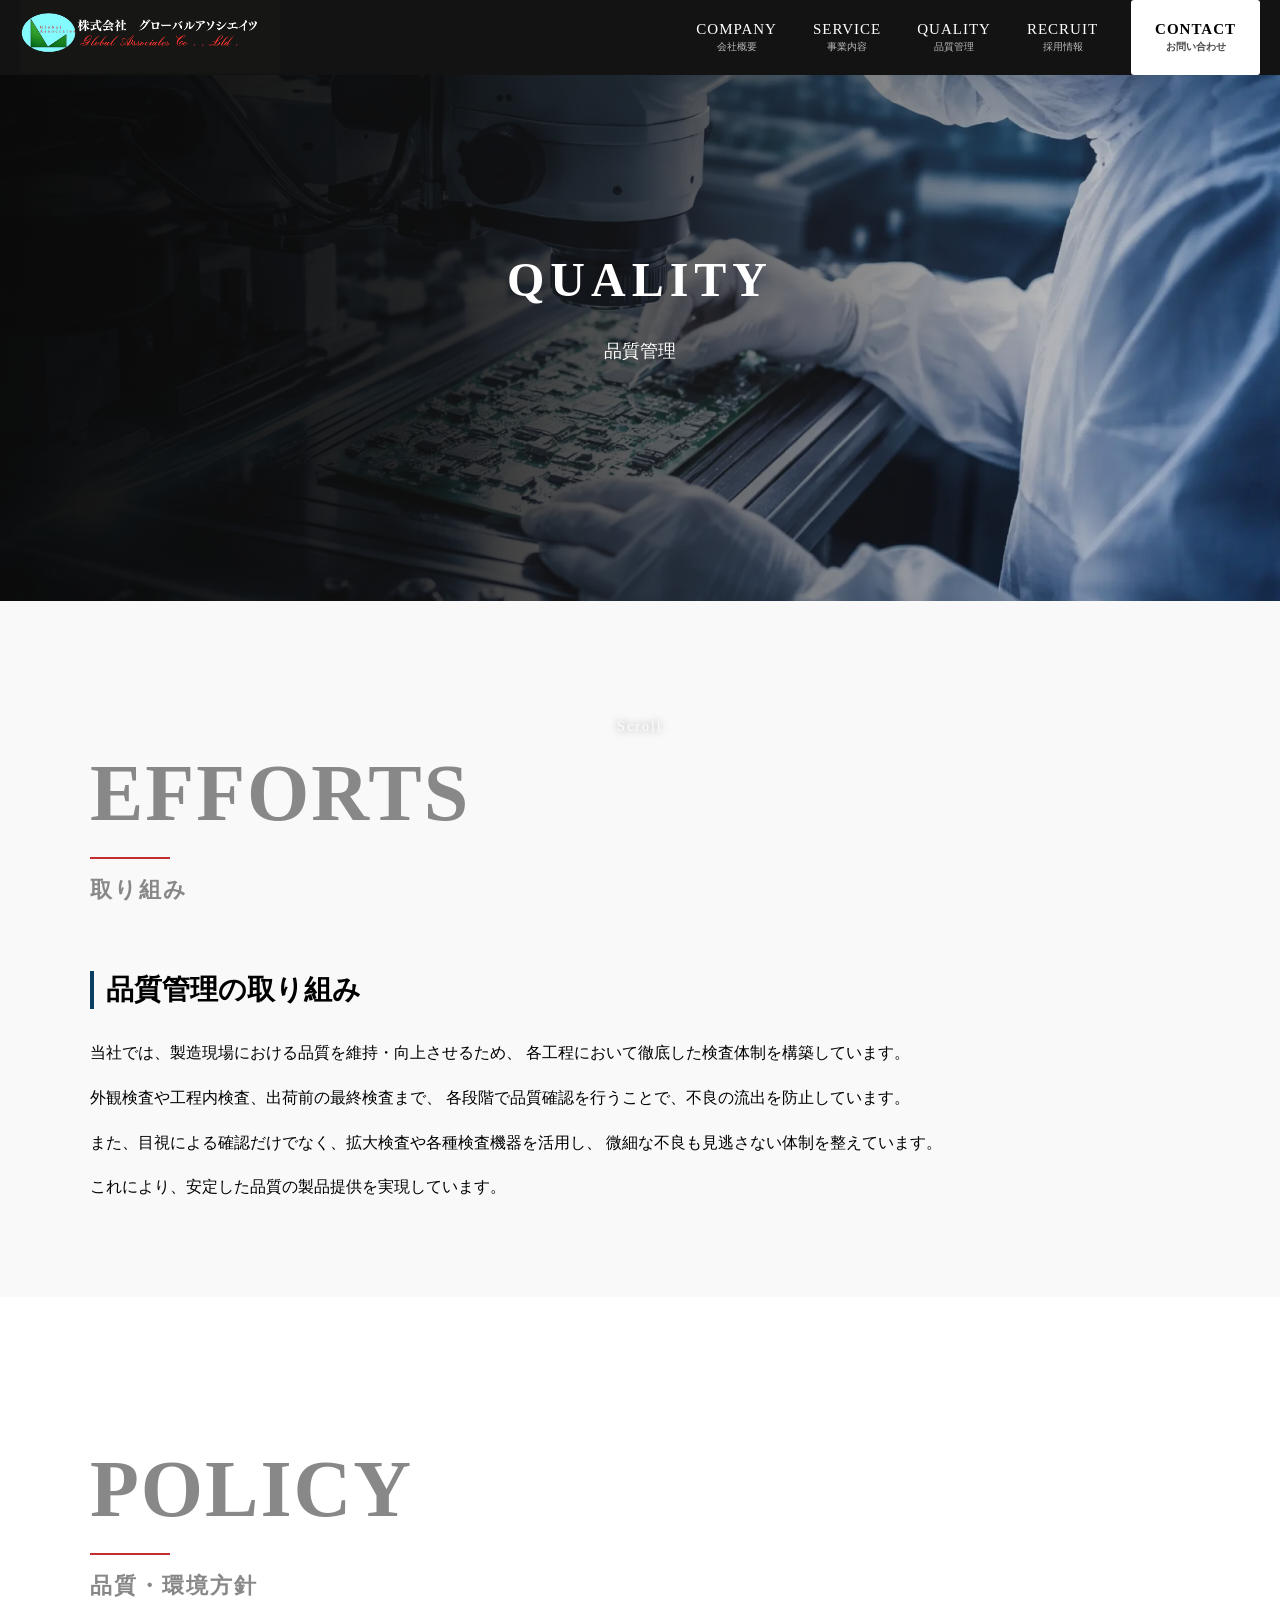
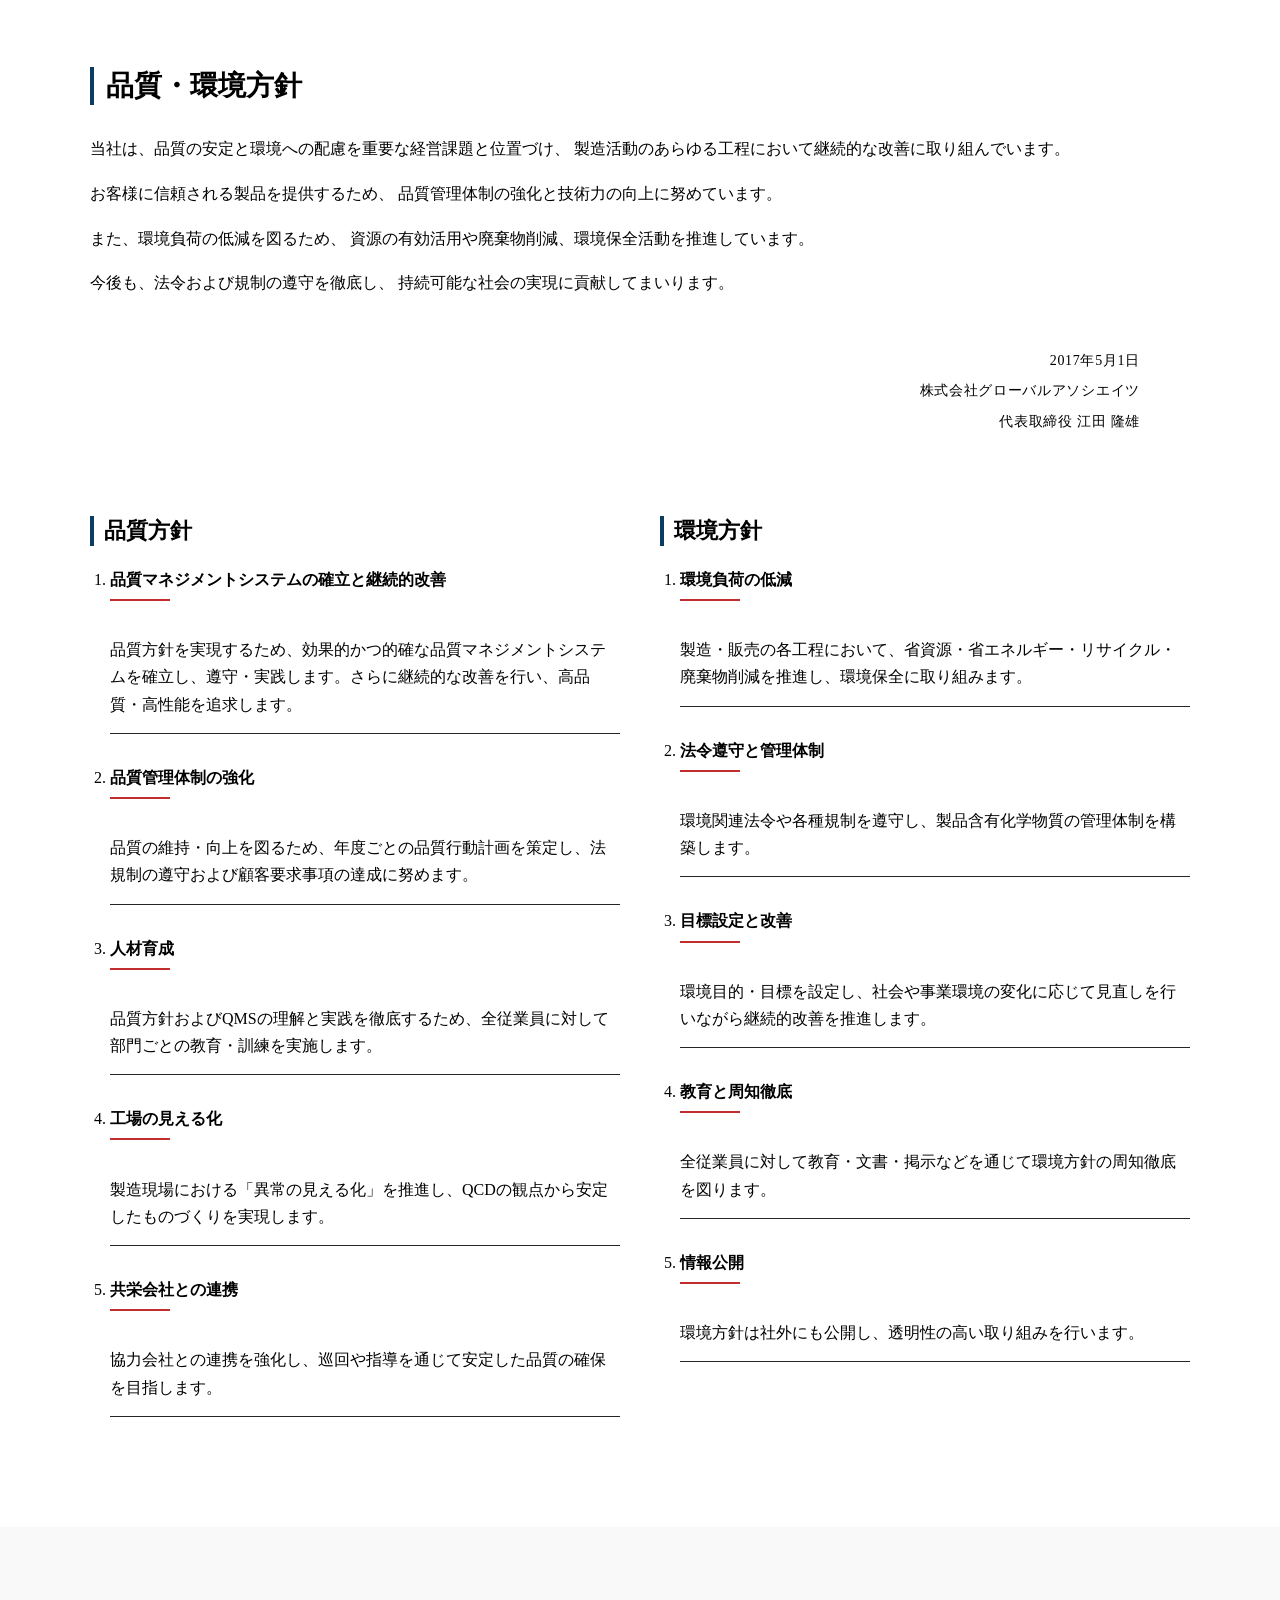
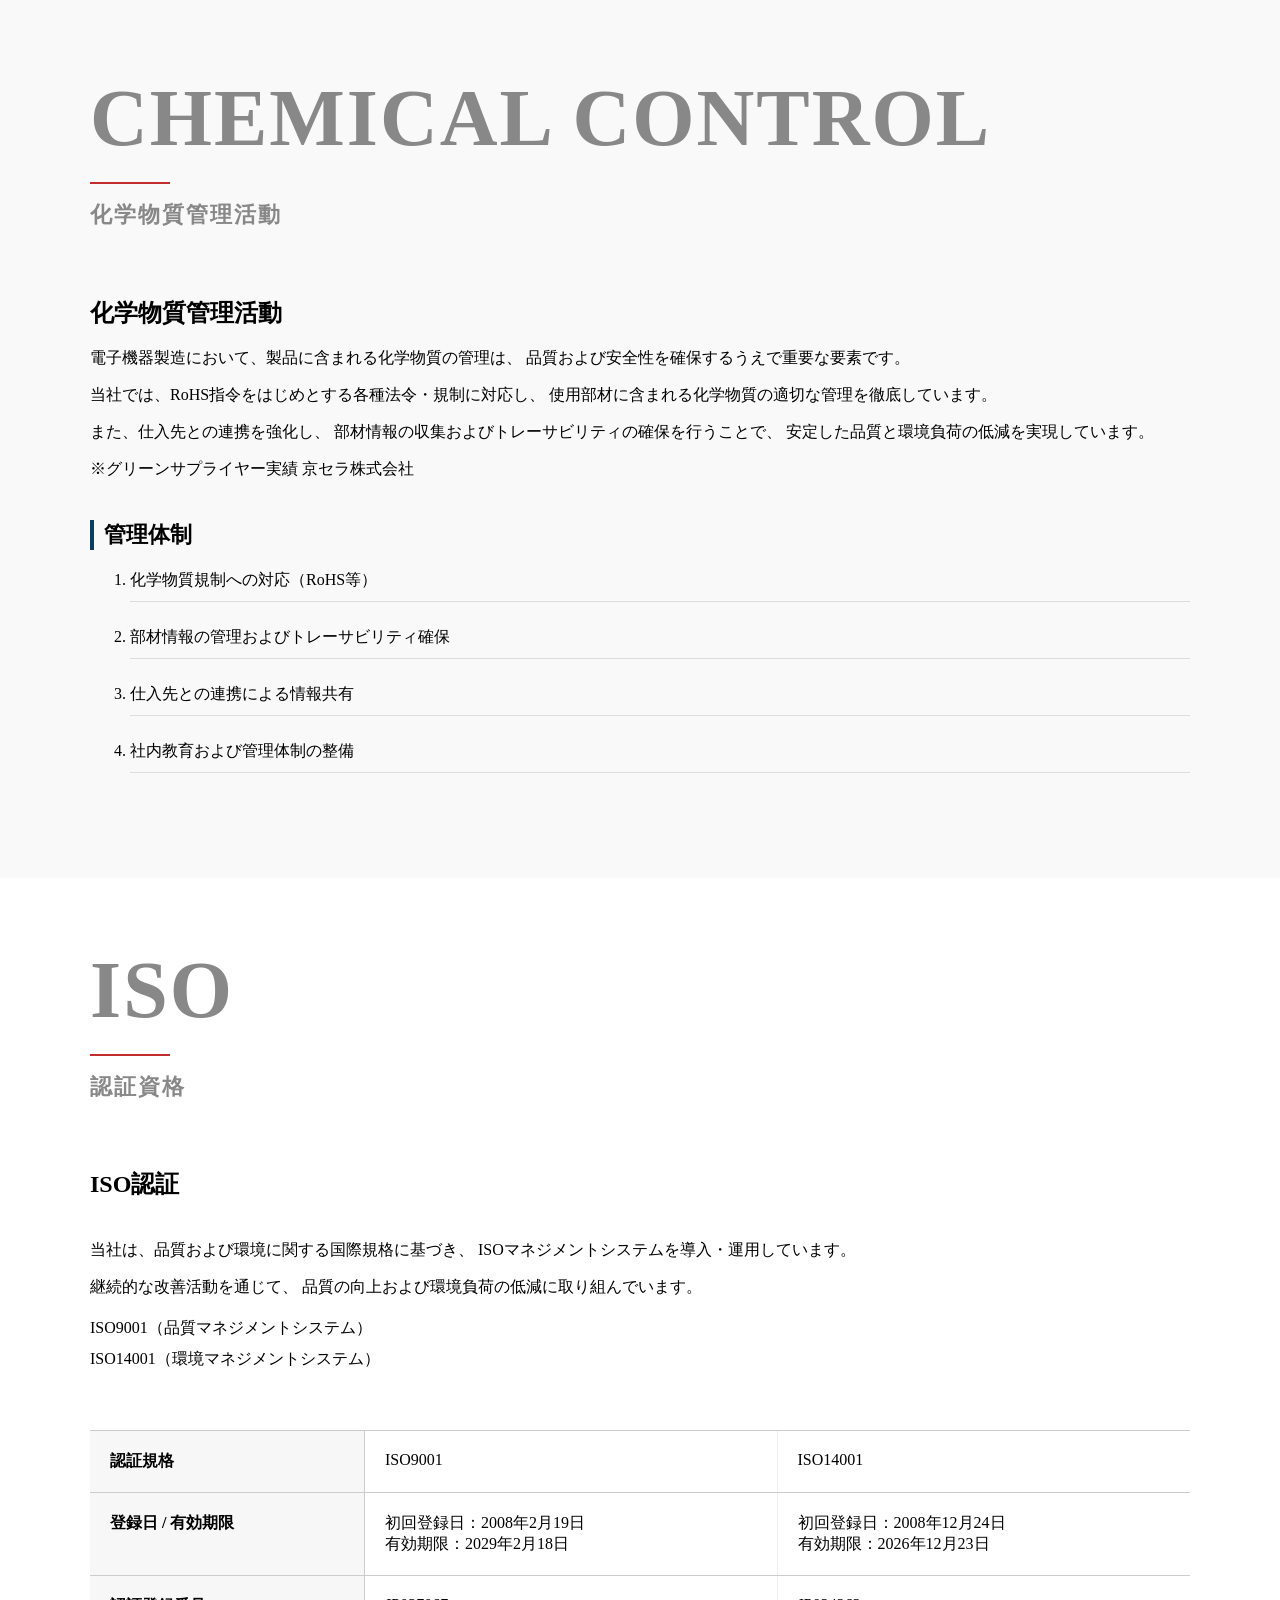
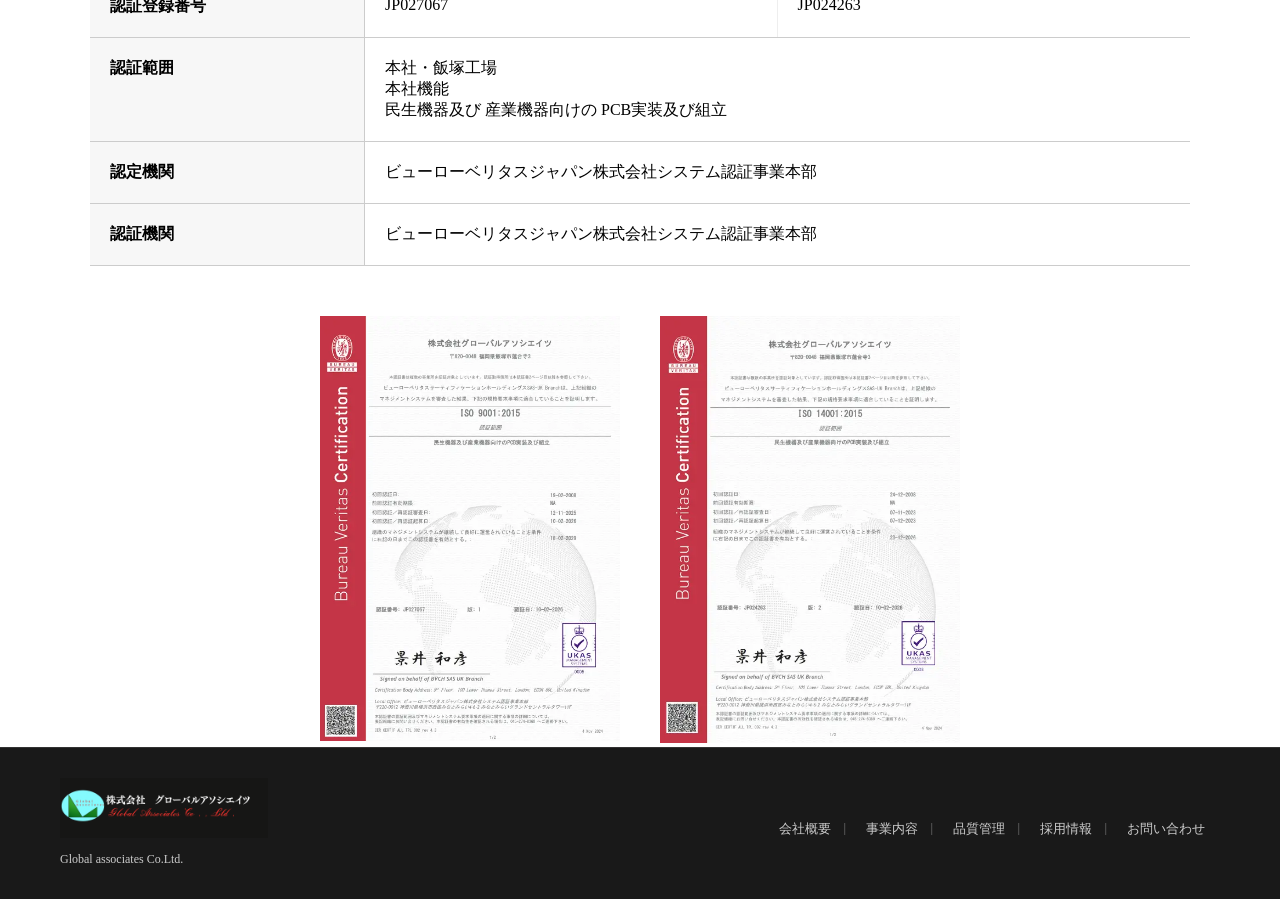
<file: quality/index.html>
<!DOCTYPE html>
<html lang="ja">
  <head>
    <meta charset="UTF-8">
    <meta name="viewport" content="width=device-width, initial-scale=1.0">
    <title>品質管理体制｜電子機器製造・基板実装の品質への取り組み｜株式会社GLOBALASSOCIATES</title>
    <meta name="description" content="株式会社GLOBALASSOCIATESの品質管理体制をご紹介。電子機器製造・基板実装において、各工程での確認を徹底し、安定した品質と信頼性の高いものづくりを実現しています。">
    <meta name="format-detection" content="telephone=no">
    <meta name="robots" content="index, follow">
    <link rel="stylesheet" href="stylesheet.css">
    <link rel="stylesheet" href="responsive.css">
    <link rel="stylesheet" href="https://cdn.jsdelivr.net/npm/swiper@11/swiper-bundle.min.css">
    <script async src="https://www.googletagmanager.com/gtag/js?id=G-06NSMRG1YZ"></script>
    <script>
      window.dataLayer = window.dataLayer || [];
      function gtag(){dataLayer.push(arguments);}
      gtag('js', new Date());
      gtag('config', 'G-06NSMRG1YZ');
    </script>
  </head>
  <body>
    <!-- header-->
    <header class="header">
      <div class="container header-inner">
        <a href="../index.html" class="header-logo">
          <img src="../images/sanpul.png" alt="GLOBAL ASSOCIATES">
        </a>
        <nav class="header-nav">
          <a href="../company/" class="nav-item">
            <span class="nav-en">COMPANY</span>
            <span class="nav-ja">会社概要</span>
          </a>
          <a href="../service/" class="nav-item">
            <span class="nav-en">SERVICE</span>
            <span class="nav-ja">事業内容</span>
          </a>
          <a href="../quality/" class="nav-item">
            <span class="nav-en">QUALITY</span>
            <span class="nav-ja">品質管理</span>
          </a>
          <a href="../recruit/" class="nav-item">
            <span class="nav-en">RECRUIT</span>
            <span class="nav-ja">採用情報</span>
          </a>
          <a href="../contact/" class="nav-item contact-btn">
            <span class="nav-en">CONTACT</span>
            <span class="nav-ja">お問い合わせ</span>
          </a> 
        </nav>
        <div class="hamburger">
          <span></span>
          <span></span>
          <span></span>
        </div>
      </div>
    </header>
    <!-- page hero -->
    <div class="page-hero">
      <div class="container">
        <h1>QUALITY</h1>
        <p>品質管理</p>
      </div>
      <div class="scroll">
        <span>Scroll</span>
        <div class="scroll-line"></div>
      </div>
    </div>
    <!-- quality-efforts -->
    <section class="quality-effort">
      <div class="inner fade-up">
        <h2 class="section-title">
          EFFORTS
          <span>取り組み</span>
        </h2>
        <div class="heading">
          <h2>品質管理の取り組み</h2>
        </div>
        <div class="content">
          <p>
            当社では、製造現場における品質を維持・向上させるため、
            各工程において徹底した検査体制を構築しています。
          </p>
          <p>
            外観検査や工程内検査、出荷前の最終検査まで、
            各段階で品質確認を行うことで、不良の流出を防止しています。
          </p>
          <p>
            また、目視による確認だけでなく、拡大検査や各種検査機器を活用し、
            微細な不良も見逃さない体制を整えています。
          </p>
          <p>
            これにより、安定した品質の製品提供を実現しています。
          </p>
        </div>
      </div>
    </section>
    <!--　quality-policy  -->
    <section class="quality-policy">
      <div class="inner fade-up">
        <h2 class="section-title">
          POLICY
          <span>品質・環境方針</span>
        </h2>
        <div class="heading">
          <h2>品質・環境方針</h2>
        </div>
        <div class="content">
          <p>
            当社は、品質の安定と環境への配慮を重要な経営課題と位置づけ、
            製造活動のあらゆる工程において継続的な改善に取り組んでいます。
          </p>
          <p>
            お客様に信頼される製品を提供するため、
            品質管理体制の強化と技術力の向上に努めています。
          </p>
          <p>
            また、環境負荷の低減を図るため、
            資源の有効活用や廃棄物削減、環境保全活動を推進しています。
          </p>
          <p>
            今後も、法令および規制の遵守を徹底し、
            持続可能な社会の実現に貢献してまいります。
          </p>
          <div class="policy-sign">
            <p>2017年5月1日</p>
            <p>株式会社グローバルアソシエイツ</p>
            <p>代表取締役 江田 隆雄</p>
          </div>
        </div>
        <div class="policy-wrapper">
          <div class="policy-box">
            <h3>品質方針</h3>
            <ol>
              <li class="fade-up">
                <strong>品質マネジメントシステムの確立と継続的改善</strong><br>
                品質方針を実現するため、効果的かつ的確な品質マネジメントシステムを確立し、遵守・実践します。さらに継続的な改善を行い、高品質・高性能を追求します。
              </li>
              <li class="fade-up">
                <strong>品質管理体制の強化</strong><br>
                品質の維持・向上を図るため、年度ごとの品質行動計画を策定し、法規制の遵守および顧客要求事項の達成に努めます。
              </li>
              <li class="fade-up">
                <strong>人材育成</strong><br>
                品質方針およびQMSの理解と実践を徹底するため、全従業員に対して部門ごとの教育・訓練を実施します。
              </li>
              <li class="fade-up">
                <strong>工場の見える化</strong><br>
                製造現場における「異常の見える化」を推進し、QCDの観点から安定したものづくりを実現します。
              </li>
              <li class="fade-up">
                <strong>共栄会社との連携</strong><br>
                協力会社との連携を強化し、巡回や指導を通じて安定した品質の確保を目指します。
              </li>
            </ol>
          </div>
          <div class="policy-box">
            <h3>環境方針</h3>
            <ol>
              <li class="fade-up">
                <strong>環境負荷の低減</strong><br>
                製造・販売の各工程において、省資源・省エネルギー・リサイクル・廃棄物削減を推進し、環境保全に取り組みます。
              </li>
               <li class="fade-up">
                <strong>法令遵守と管理体制</strong><br>
                環境関連法令や各種規制を遵守し、製品含有化学物質の管理体制を構築します。
              </li>
              <li class="fade-up">
                <strong>目標設定と改善</strong><br>
                環境目的・目標を設定し、社会や事業環境の変化に応じて見直しを行いながら継続的改善を推進します。
              </li>
              <li class="fade-up">
                <strong>教育と周知徹底</strong><br>
                全従業員に対して教育・文書・掲示などを通じて環境方針の周知徹底を図ります。
              </li>
              <li class="fade-up">
                <strong>情報公開</strong><br>
                環境方針は社外にも公開し、透明性の高い取り組みを行います。
              </li>
            </ol>
          </div>
        </div>
      </div>
    </section>
    <!-- chemical-control -->
    <section class="chemical-control">
      <div class="inner fade-up">
        <h2 class="section-title">
          CHEMICAL CONTROL
          <span>化学物質管理活動</span>
        </h2>
        <div class="heading">
          <h2>化学物質管理活動</h2>
        </div>
        <div class="content">
          <p>
            電子機器製造において、製品に含まれる化学物質の管理は、
            品質および安全性を確保するうえで重要な要素です。
          </p>
          <p>
            当社では、RoHS指令をはじめとする各種法令・規制に対応し、
            使用部材に含まれる化学物質の適切な管理を徹底しています。
          </p>
          <p>
            また、仕入先との連携を強化し、
            部材情報の収集およびトレーサビリティの確保を行うことで、
            安定した品質と環境負荷の低減を実現しています。
          </p>
          <p>
            ※グリーンサプライヤー実績  京セラ株式会社
          </p>
        </div>
        <div class="chemical-list">
          <h3>管理体制</h3>
          <ol>
            <li>化学物質規制への対応（RoHS等）</li>
            <li>部材情報の管理およびトレーサビリティ確保</li>
            <li>仕入先との連携による情報共有</li>
            <li>社内教育および管理体制の整備</li>
          </ol>
        </div>
      </div>
    </section>
    <!-- iso -->
    <section class="iso">
      <div class="inner fade-up">
        <h2 class="section-title">
          ISO
          <span>認証資格</span>
        </h2>
        <div class="heading">
          <h2>ISO認証</h2>
        </div>
        <div class="iso-wrapper">
          <div class="iso-text">
            <p>
              当社は、品質および環境に関する国際規格に基づき、
              ISOマネジメントシステムを導入・運用しています。
            </p>
            <p>
              継続的な改善活動を通じて、
              品質の向上および環境負荷の低減に取り組んでいます。
            </p>
            <ul>
              <li>ISO9001（品質マネジメントシステム）</li>
              <li>ISO14001（環境マネジメントシステム）</li>
            </ul>
            <div class="iso-detail">
              <div class="iso-row">
                <div class="iso-label">認証規格</div>
                <div class="iso-col">ISO9001</div>
                <div class="iso-col">ISO14001</div>
              </div>
              <div class="iso-row">
                <div class="iso-label">登録日 / 有効期限</div>
                <div class="iso-col">
                  初回登録日：2008年2月19日<br>
                  有効期限：2029年2月18日
                </div>
                <div class="iso-col">
                  初回登録日：2008年12月24日<br>
                  有効期限：2026年12月23日
                </div>
              </div>
              <div class="iso-row">
                <div class="iso-label">認証登録番号</div>
                <div class="iso-col">JP027067</div>
                <div class="iso-col">JP024263</div>
              </div>
              <div class="iso-row">
                <div class="iso-label">認証範囲</div>
                <div class="iso-col full">
                  本社・飯塚工場<br>
                  本社機能<br>
                  民生機器及び 産業機器向けの PCB実装及び組立
                </div>
              </div>
              <div class="iso-row">
                <div class="iso-label">認定機関</div>
                <div class="iso-col full">
                  ビューローベリタスジャパン株式会社システム認証事業本部
                </div>
              </div>
              <div class="iso-row">
                <div class="iso-label">認証機関</div>
                <div class="iso-col full">
                  ビューローベリタスジャパン株式会社システム認証事業本部
                </div>
              </div>
            </div>
          </div>
          <div class="iso-logos">
            <a href="../pdf/ISO9001.pdf" target="_blank">
              <img src="../images/iso9001_1.webp" alt="ISO9001ロゴ">
            </a>
            <a href="../pdf/ISO14001.pdf" target="_blank">
              <img src="../images/iso14001_1.webp" alt="ISO14001ロゴ">
            </a>
          </div>
        </div>
      </div>
    </section>

    
    <!-- footer -->
    <a href="#" class="page-top">↑</a>
    <footer class="footer">
      <div class="container footer-inner">
        <div class="footer-left">
          <a href="../index.html" class="footer-logo">
            <img src="../images/sanpul.png" alt="GLOBAL ASSOCIATES">
          </a>
          <p>Global associates Co.Ltd.</p>
        </div>
        <nav class="footer-nav">
          <a href="../company/">会社概要</a>
          <a href="../service/">事業内容</a>
          <a href="../quality/">品質管理</a>
          <a href="../recruit/">採用情報</a>
          <a href="../contact/">お問い合わせ</a>
        </nav>
      </div>
    </footer>
    <script src="https://cdn.jsdelivr.net/npm/swiper@11/swiper-bundle.min.js"></script>
    <script src="script.js"></script>
  </body>
</html>
</file>
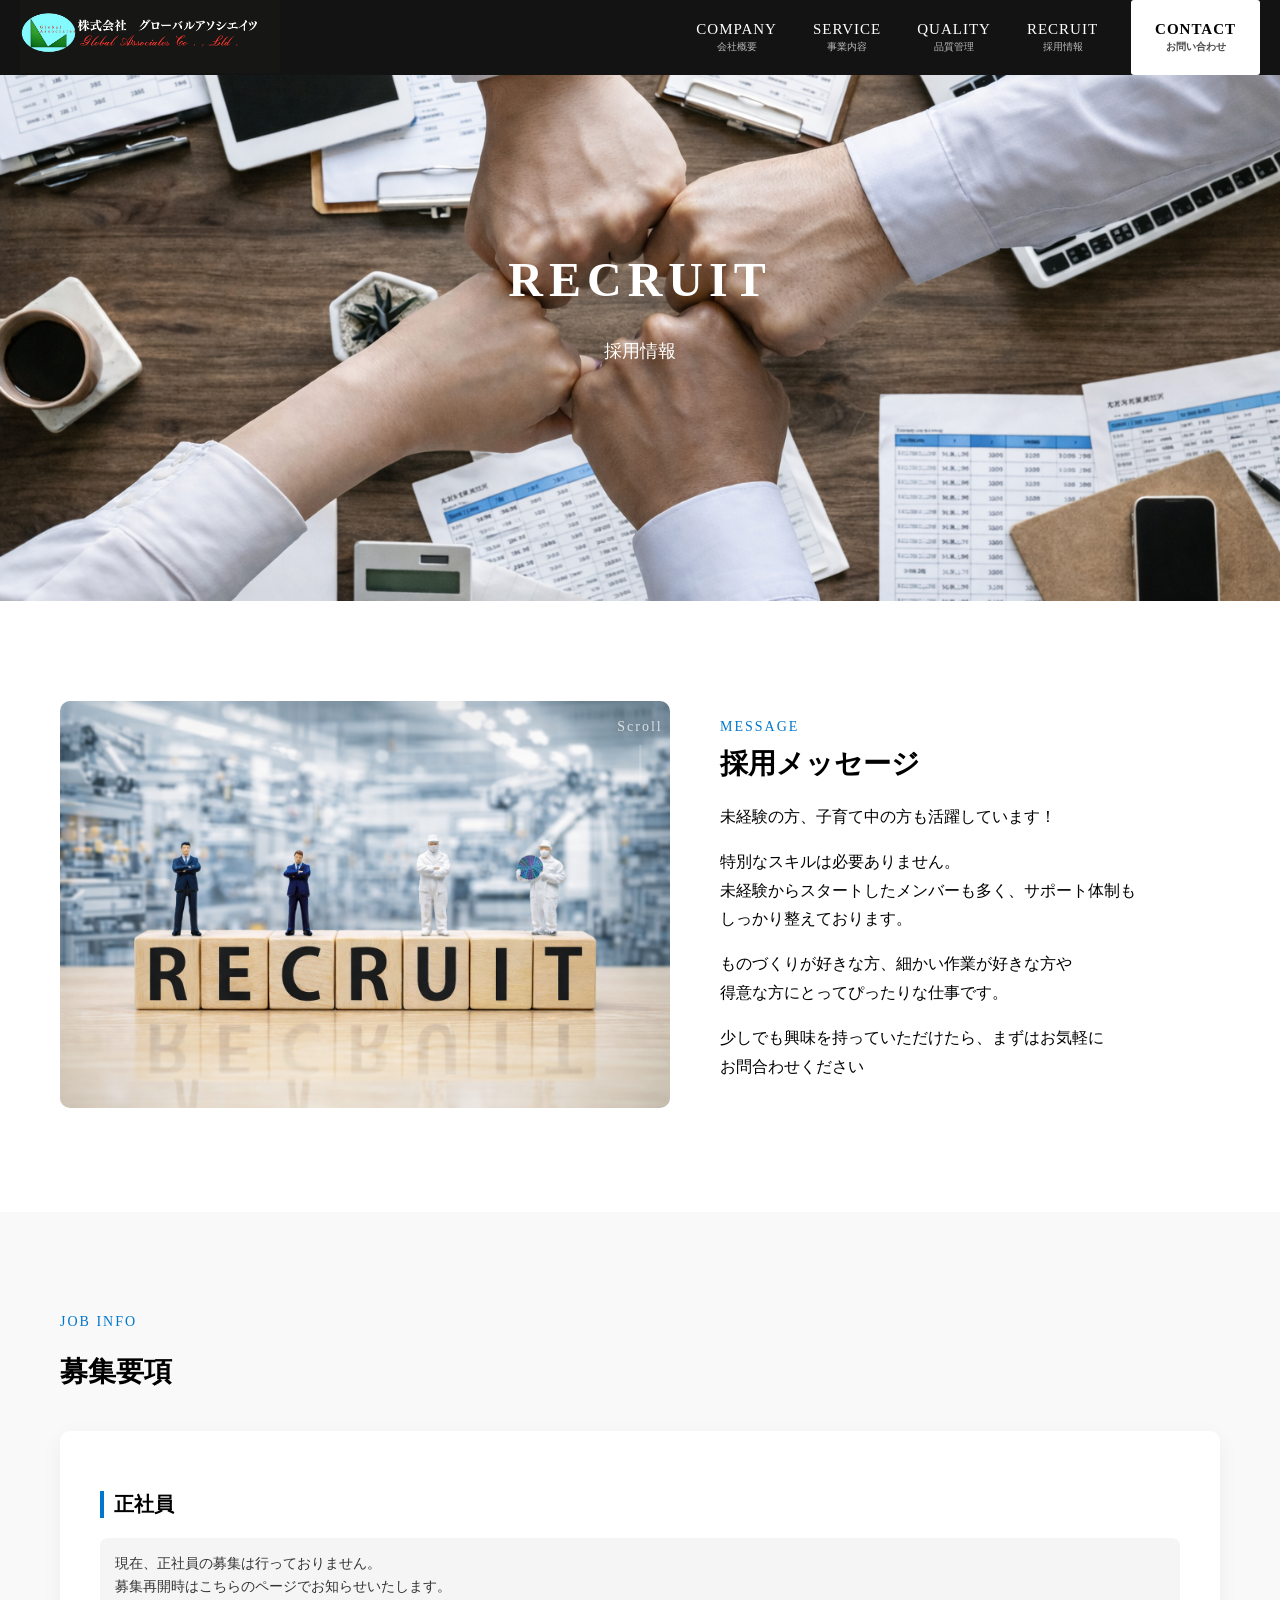
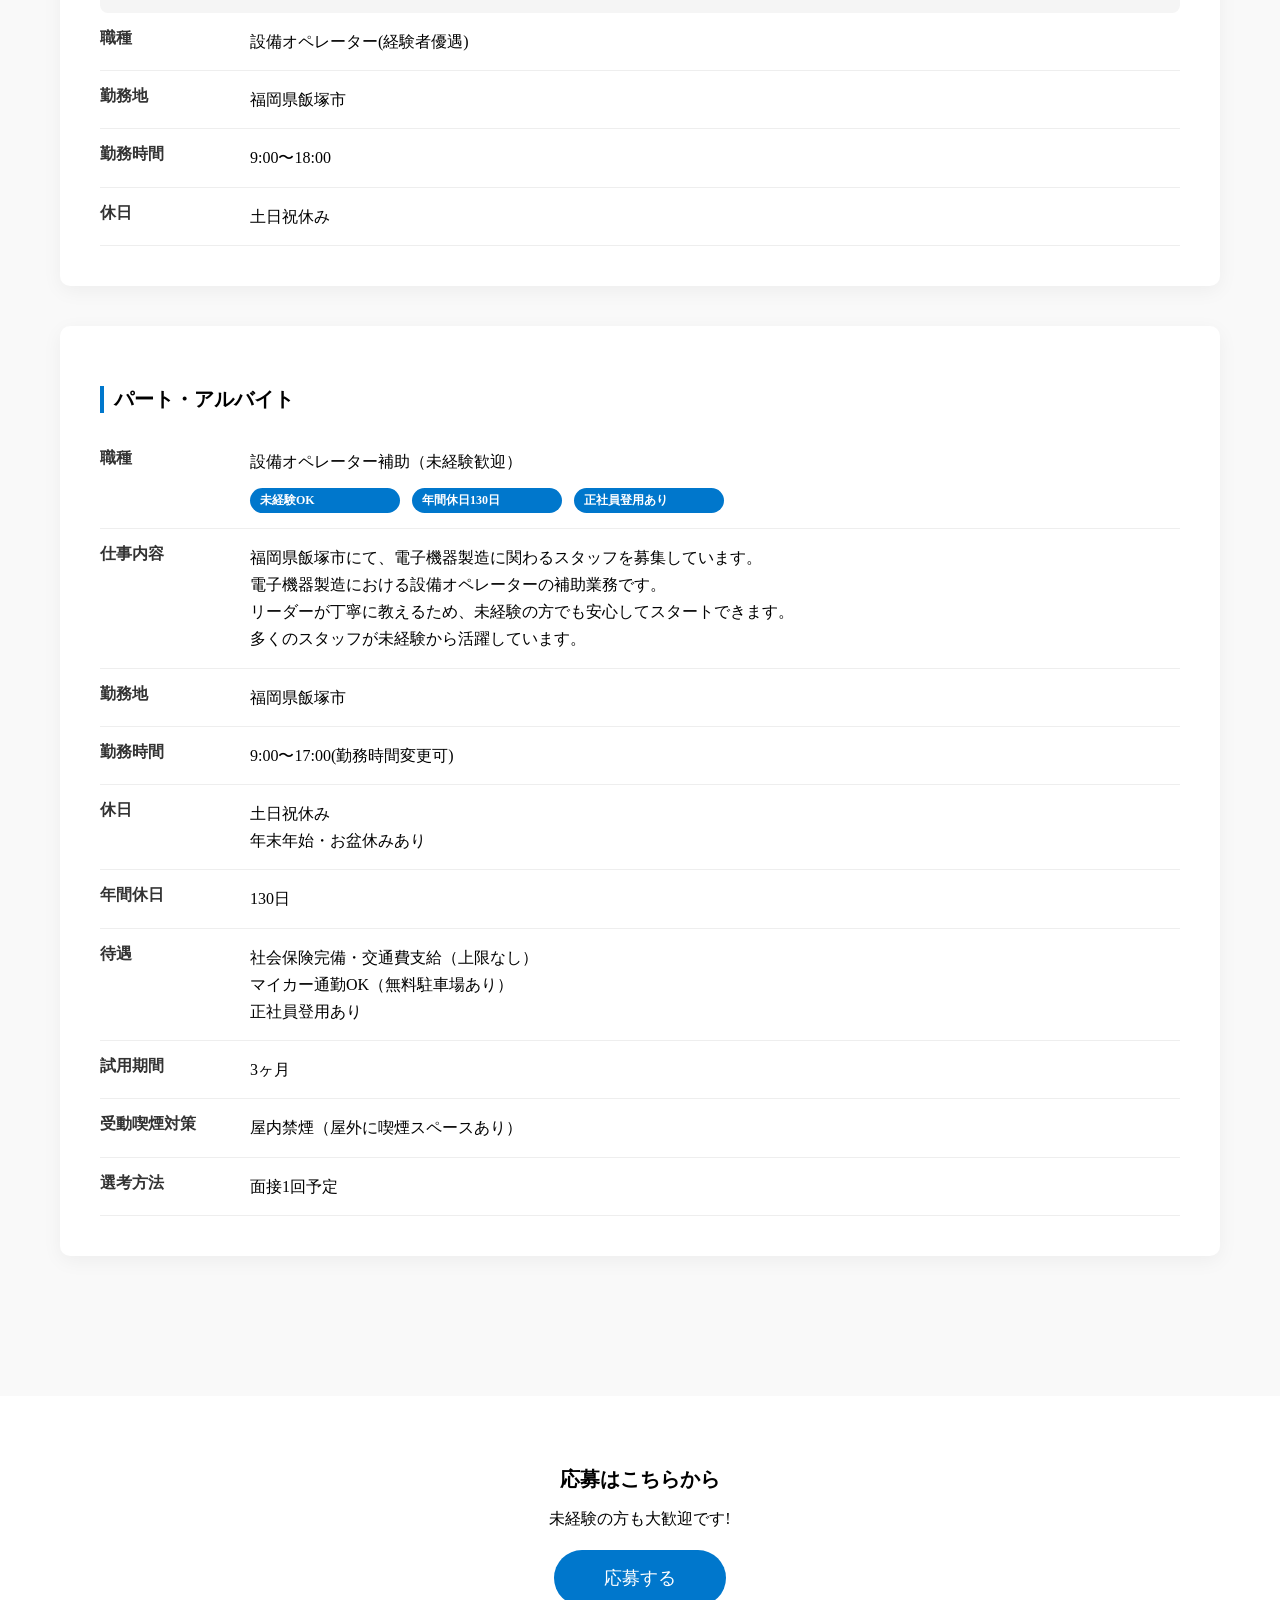
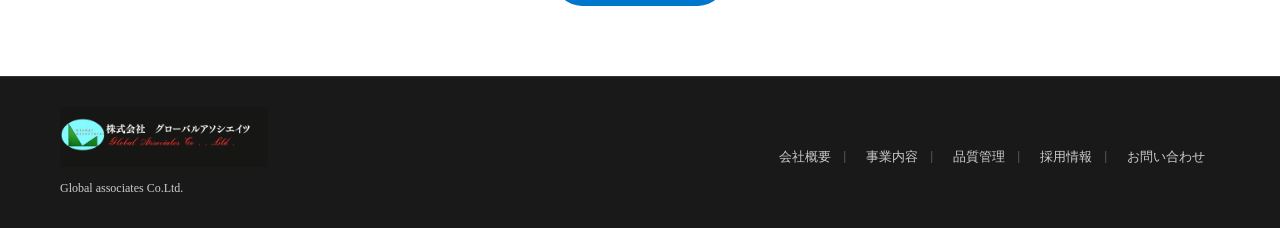
<file: recruit/index.html>
<!DOCTYPE html>
<html lang="ja">
  <head>
    <meta charset="UTF-8">
    <meta name="viewport" content="width=device-width, initial-scale=1.0">
    <title>採用情報｜未経験歓迎の電子機器製造スタッフ募集｜株式会社GLOBALASSOCIATES（福岡）</title>
    <meta name="description" content="株式会社GLOBALASSOCIATESの採用情報。電子機器製造スタッフを募集しています。未経験歓迎・子育て中の方も活躍中。福岡県飯塚市で働きやすい環境を整えています。">
    <meta name="format-detection" content="telephone=no">
    <meta name="robots" content="index, follow">
    <link rel="stylesheet" href="stylesheet.css">
    <link rel="stylesheet" href="responsive.css">
    <link rel="stylesheet" href="https://cdn.jsdelivr.net/npm/swiper@11/swiper-bundle.min.css">
    <script async src="https://www.googletagmanager.com/gtag/js?id=G-06NSMRG1YZ"></script>
    <script>
      window.dataLayer = window.dataLayer || [];
      function gtag(){dataLayer.push(arguments);}
      gtag('js', new Date());
      gtag('config', 'G-06NSMRG1YZ');
    </script>
  </head>
  <body>
    <!-- header-->
    <header class="header">
      <div class="container header-inner">
        <a href="../index.html" class="header-logo">
          <img src="../images/sanpul.png" alt="GLOBAL ASSOCIATES">
        </a>
        <nav class="header-nav">
          <a href="../company/" class="nav-item">
            <span class="nav-en">COMPANY</span>
            <span class="nav-ja">会社概要</span>
          </a>
          <a href="../service/" class="nav-item">
            <span class="nav-en">SERVICE</span>
            <span class="nav-ja">事業内容</span>
          </a>
          <a href="../quality/" class="nav-item">
            <span class="nav-en">QUALITY</span>
            <span class="nav-ja">品質管理</span>
          </a>
          <a href="../recruit/" class="nav-item">
            <span class="nav-en">RECRUIT</span>
            <span class="nav-ja">採用情報</span>
          </a>
          <a href="../contact/" class="nav-item contact-btn">
            <span class="nav-en">CONTACT</span>
            <span class="nav-ja">お問い合わせ</span>
          </a> 
        </nav>
        <div class="hamburger">
          <span></span>
          <span></span>
          <span></span>
        </div>
      </div>
    </header>
    <!-- page hero -->
    <div class="page-hero">
      <div class="container">
        <h1>RECRUIT</h1>
        <p>採用情報</p>
      </div>
      <div class="scroll">
        <span>Scroll</span>
        <div class="scroll-line"></div>
      </div>
    </div>
    <!-- recruit-message -->
    <section class="recruit-message">
      <div class="container">
        <div class="recruit-flex">
          <div class="recruit-img">
            <img src="../images/recruit_03.png" alt="電子機器製造スタッフの作業風景">
          </div>
          <div class="recruit-text">
            <span class="section-title">MESSAGE</span>
            <h2>採用メッセージ</h2>
            <p>
              未経験の方、子育て中の方も活躍しています！
            </p>
            <p>
              特別なスキルは必要ありません。<br>
              未経験からスタートしたメンバーも多く、サポート体制も<br>
              しっかり整えております。
            </p>
            <p>
              ものづくりが好きな方、細かい作業が好きな方や<br>
              得意な方にとってぴったりな仕事です。
            </p>
            <p>
             少しでも興味を持っていただけたら、まずはお気軽に<br>
             お問合わせください
            </p>
          </div>
        </div>
      </div>
    </section>
    <!-- recruit-job -->
    <section class="recruit-job">
      <div class="container">
        <span class="section-title">JOB INFO</span>
        <h2 class="section-heading">募集要項</h2>
        <div class="job-box">
          <h3 class="job-type">正社員</h3>
            <div class="job-notice">
              現在、正社員の募集は行っておりません。<br>
              募集再開時はこちらのページでお知らせいたします。
            </div>
          <div class="job-item">
            <span>職種</span>
            <p>設備オペレーター(経験者優遇)</p>
          </div>
          <div class="job-item">
            <span>勤務地</span>
            <p>福岡県飯塚市</p>
          </div>
          <div class="job-item">
            <span>勤務時間</span>
            <p>9:00〜18:00</p>
          </div>
          <div class="job-item">
            <span>休日</span>
            <p>土日祝休み</p>
          </div>
        </div>
        <!-- パート -->
        <div class="job-box">
          <h3 class="job-type">パート・アルバイト</h3>
          <div class="job-item">
            <span>職種</span>
            <div class="job-content">
              <p>設備オペレーター補助（未経験歓迎）</p>
              <div class="badge-wrap">
                <span class="badge">未経験OK</span>
                <span class="badge">年間休日130日</span>
                <span class="badge">正社員登用あり</span>
              </div>
            </div>
          </div>
          <div class="job-item">
            <span>仕事内容</span>
            <p>
              福岡県飯塚市にて、電子機器製造に関わるスタッフを募集しています。<br>
              電子機器製造における設備オペレーターの補助業務です。<br>
              リーダーが丁寧に教えるため、未経験の方でも安心してスタートできます。<br>
              多くのスタッフが未経験から活躍しています。
            </p>
          </div>
          <div class="job-item">
            <span>勤務地</span>
            <p>福岡県飯塚市</p>
          </div>
          <div class="job-item">
            <span>勤務時間</span>
            <p>9:00〜17:00(勤務時間変更可)</p>
          </div>
          <div class="job-item">
            <span>休日</span>
            <p>
              土日祝休み<br>
              年末年始・お盆休みあり
            </p>
          </div>
          <div class="job-item">
            <span>年間休日</span>
            <p>130日</p>
          </div>
          <div class="job-item">
            <span>待遇</span>
            <p>
              社会保険完備・交通費支給（上限なし）<br>
              マイカー通勤OK（無料駐車場あり）<br>
              正社員登用あり
            </p>
          </div>
          <div class="job-item">
            <span>試用期間</span>
            <p>3ヶ月</p>
          </div>
          <div class="job-item">
            <span>受動喫煙対策</span>
            <p>屋内禁煙（屋外に喫煙スペースあり）</p>
          </div>
          <div class="job-item">
            <span>選考方法</span>
            <p>面接1回予定</p>
          </div>
        </div>
      </div>
    </section>
    <div class="cta-section">
      <p class="cta-lead">応募はこちらから</p>
      <p class="cta-sub">未経験の方も大歓迎です!</p>
      <a href="https://forms.gle/mtXoxRYsseL6gPCK9" class="cta-button" target="_blank">
        応募する
      </a>
    </div>
    <!-- footer -->
    <a href="#" class="page-top">↑</a>
    <footer class="footer">
      <div class="container footer-inner">
        <div class="footer-left">
          <a href="../index.html" class="footer-logo">
            <img src="../images/sanpul.png" alt="GLOBAL ASSOCIATES">
          </a>
          <p>Global associates Co.Ltd.</p>
        </div>
        <nav class="footer-nav">
          <a href="../company/">会社概要</a>
          <a href="../service/">事業内容</a>
          <a href="../quality/">品質管理</a>
          <a href="../recruit/">採用情報</a>
          <a href="../contact/">お問い合わせ</a>
        </nav>
      </div>
    </footer>
    <script src="https://cdn.jsdelivr.net/npm/swiper@11/swiper-bundle.min.js"></script>
    <script src="script.js"></script>
  </body>
</html>
</file>
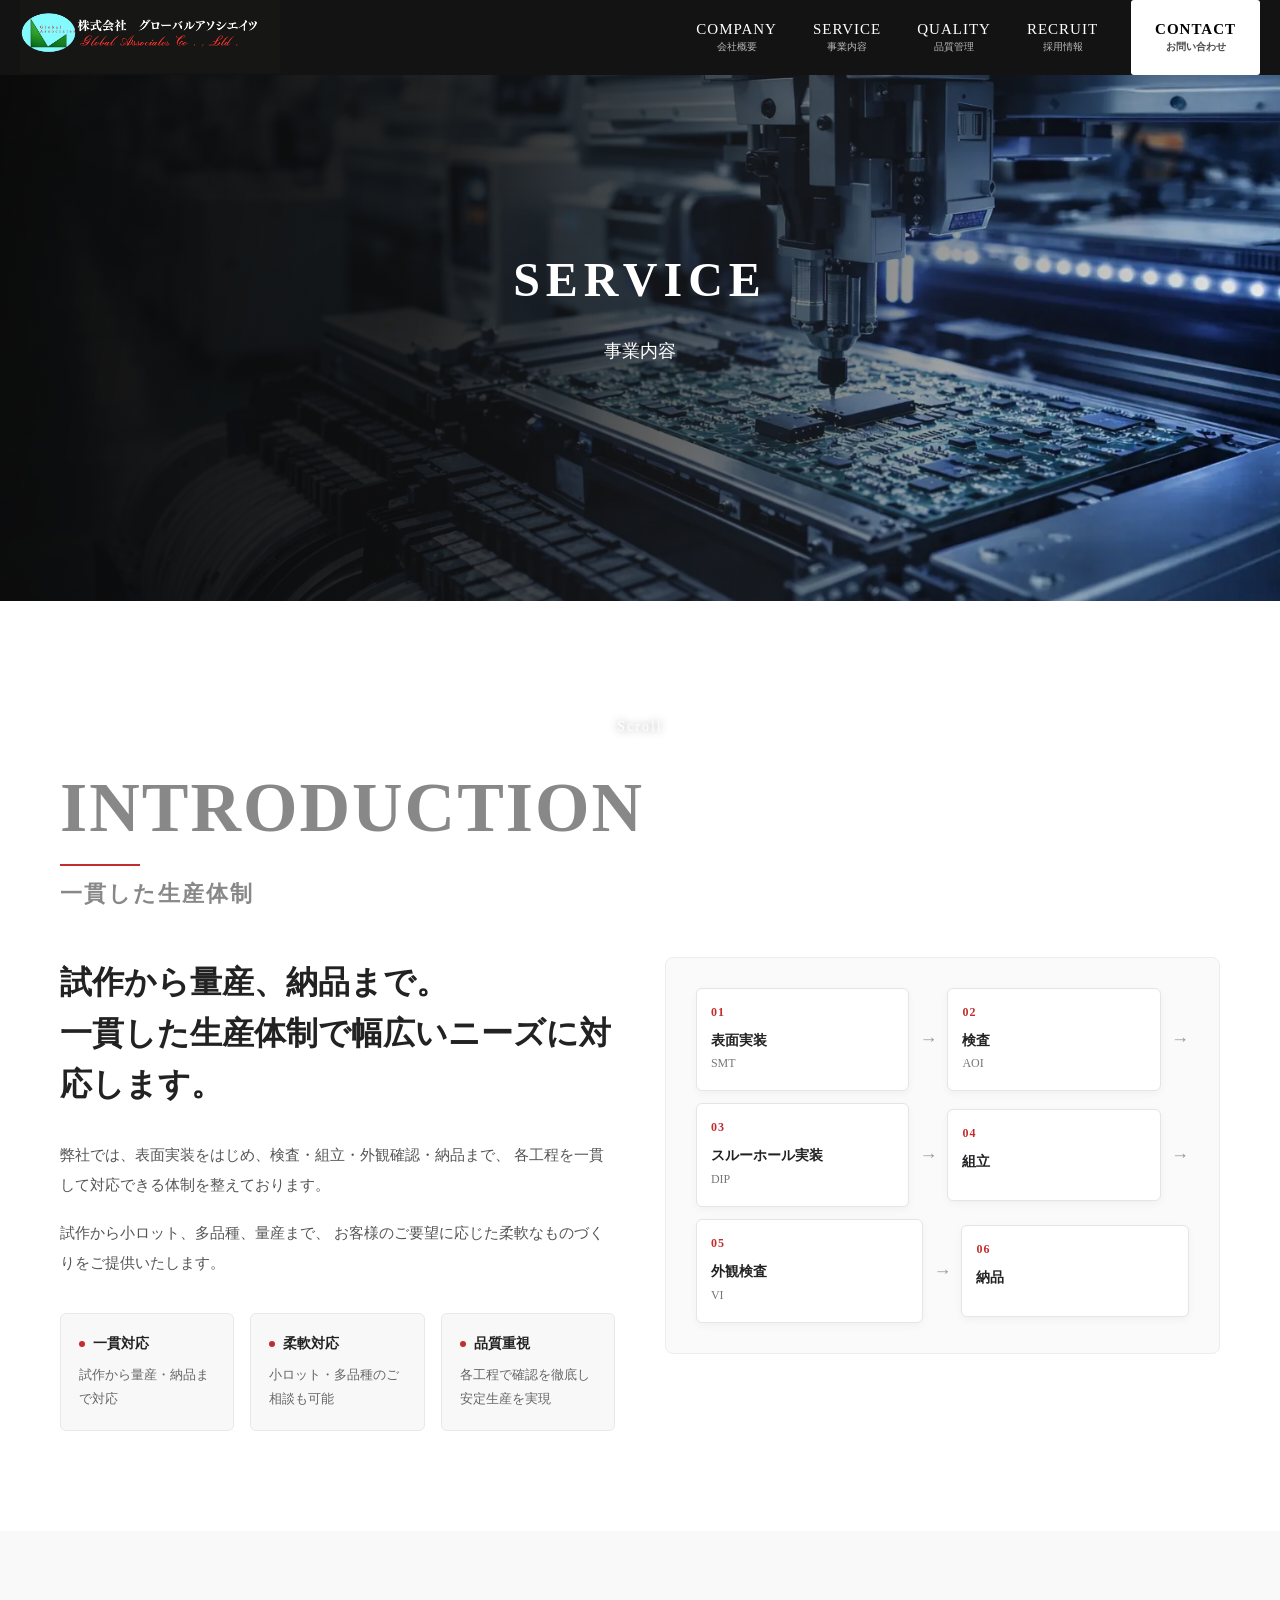
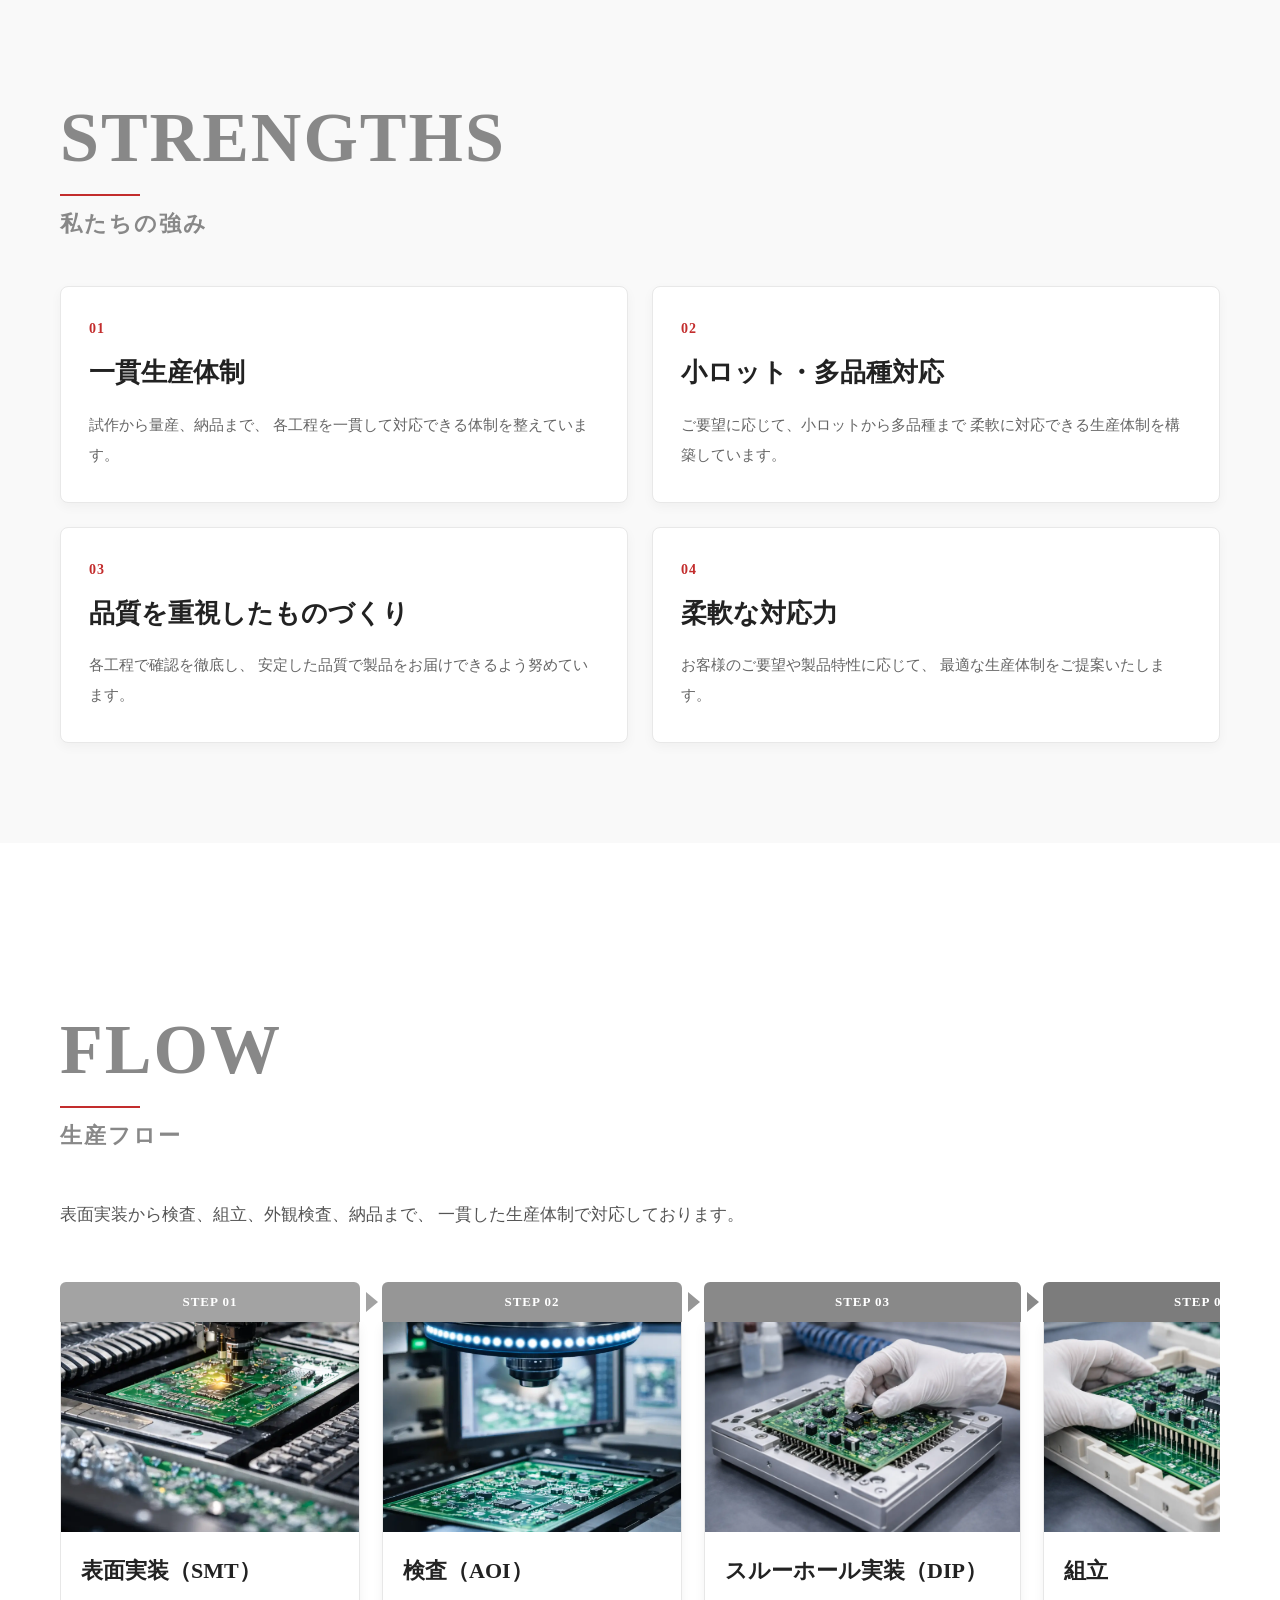
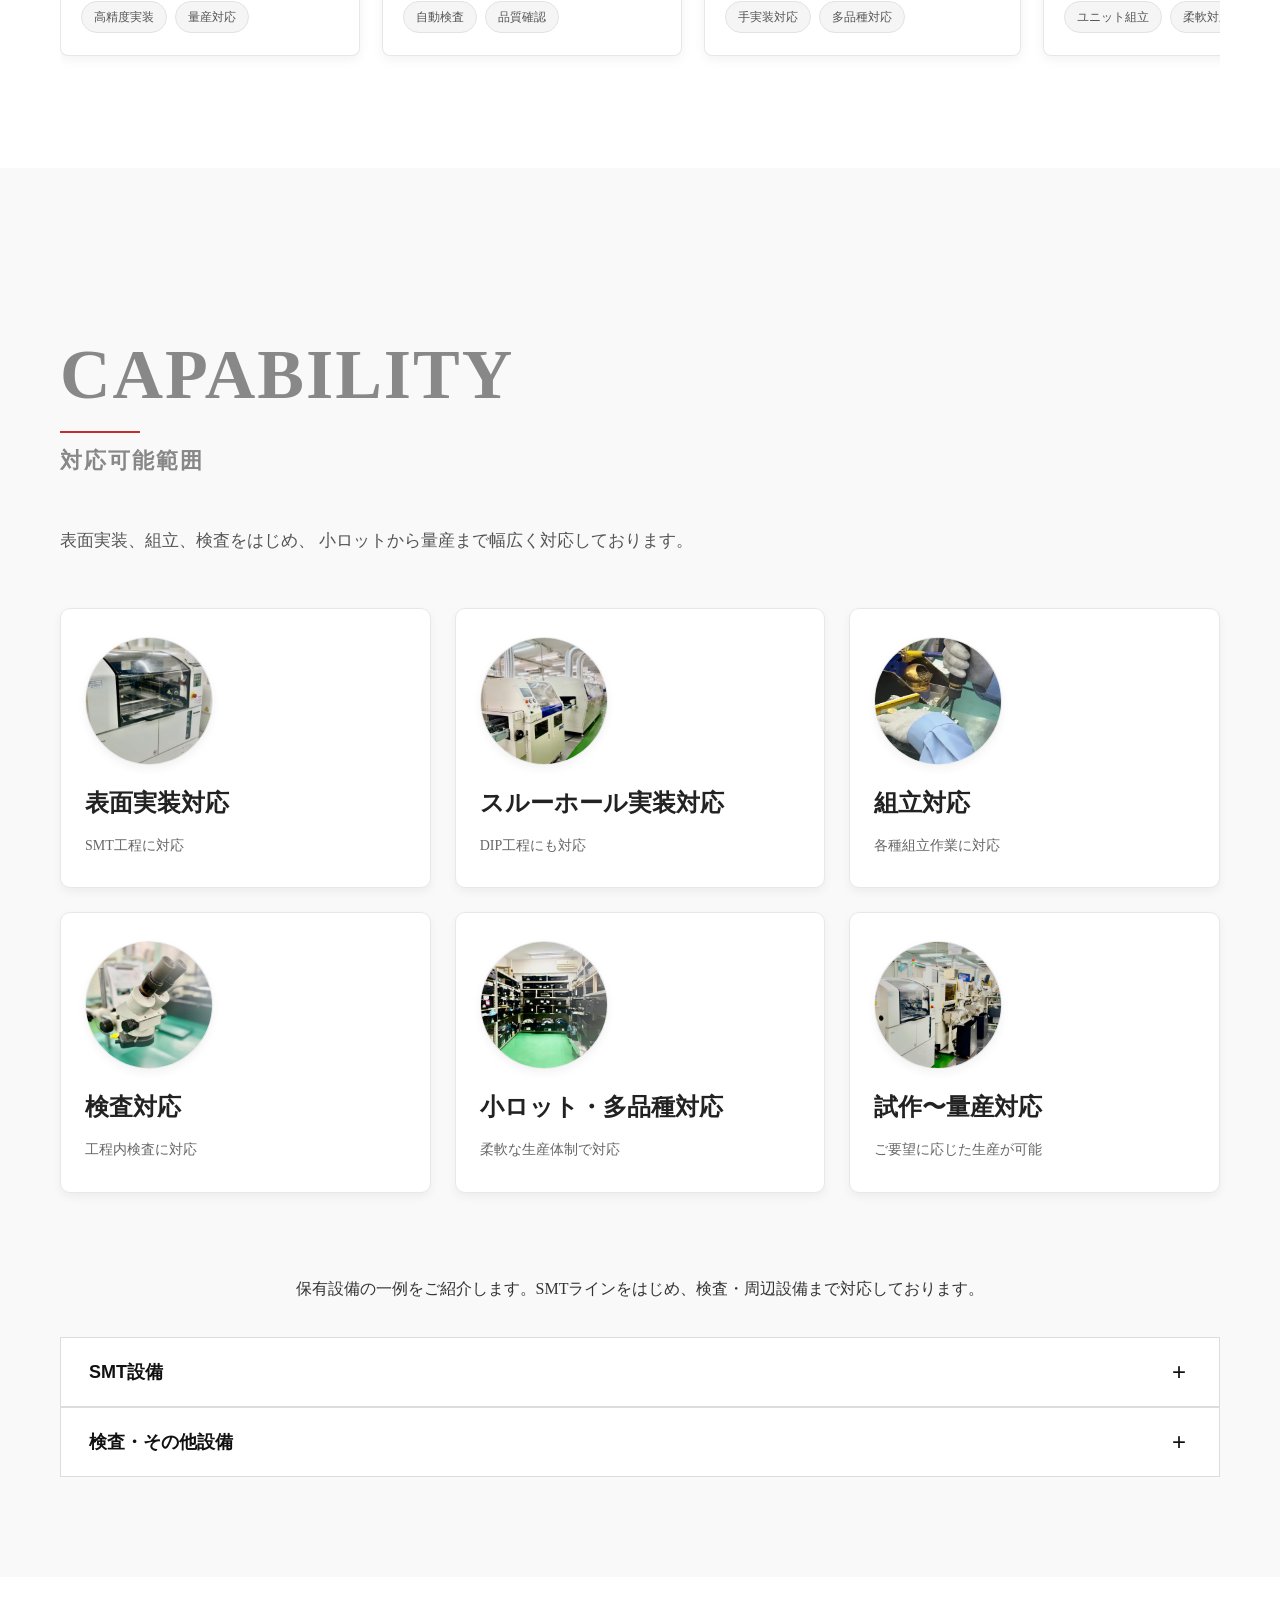
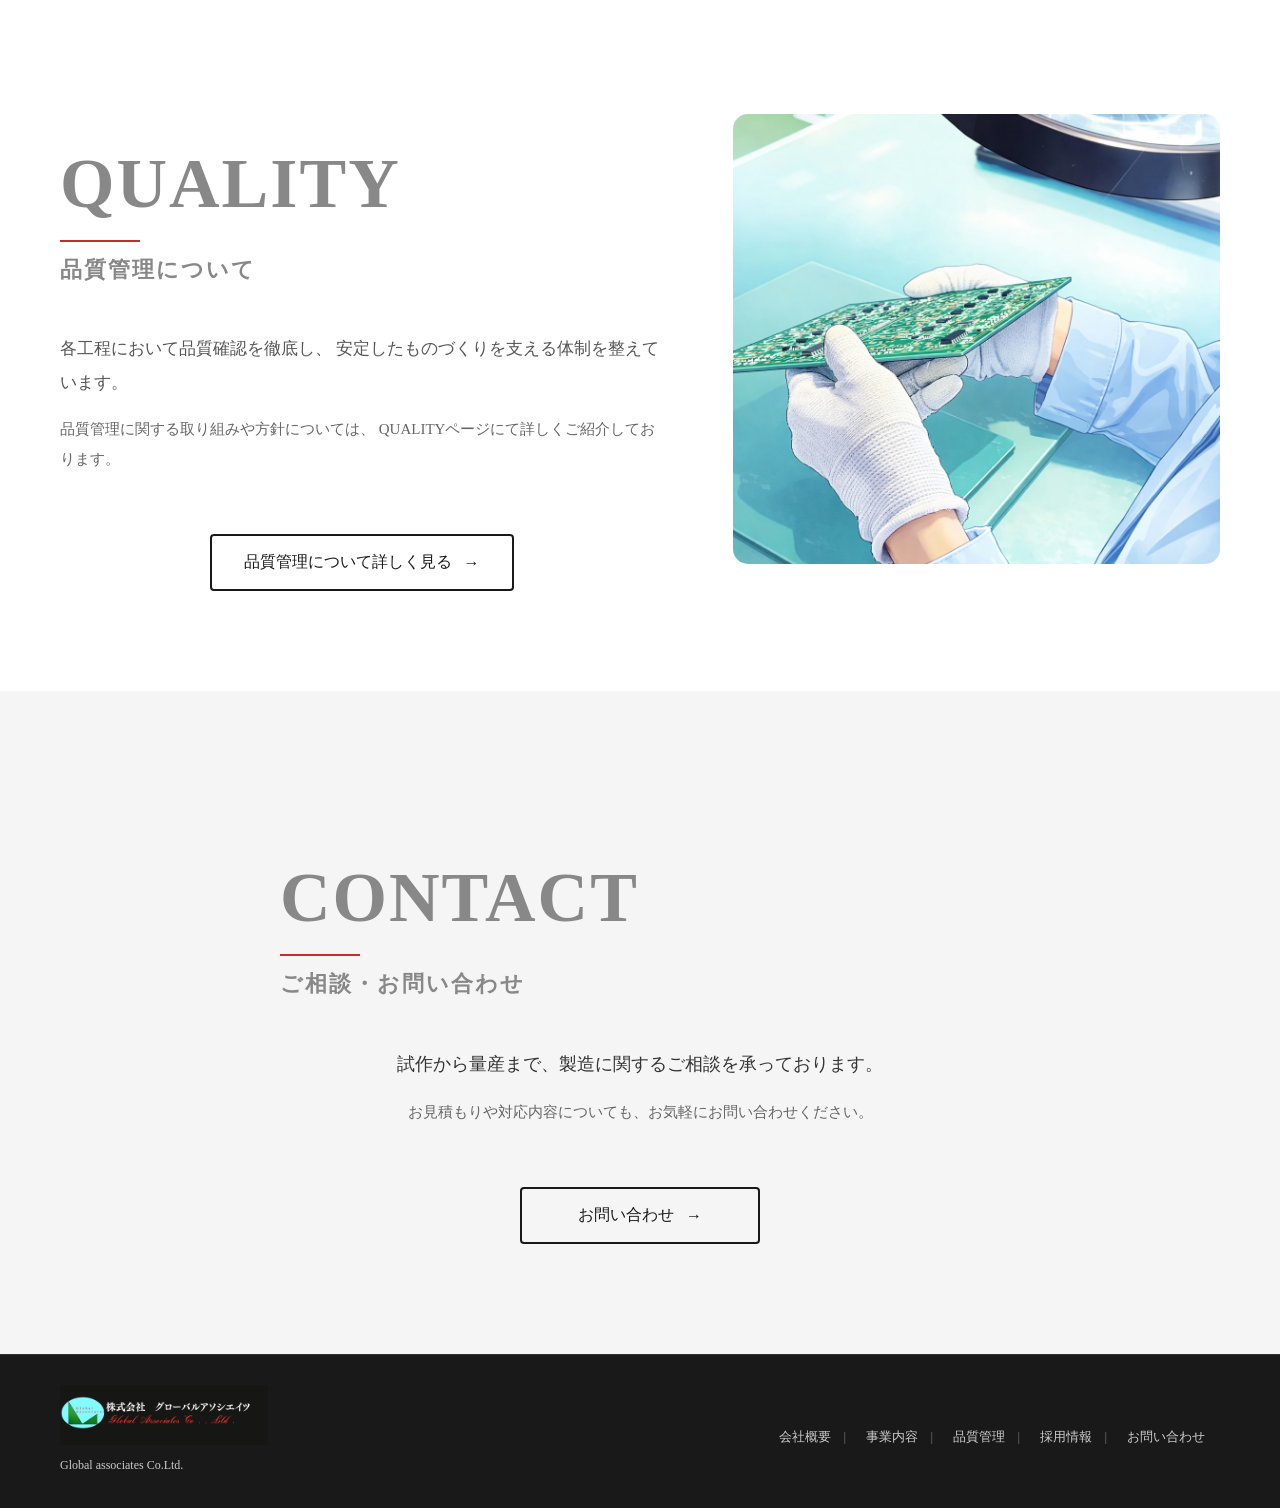
<file: service/index.html>
<!DOCTYPE html>
<html lang="ja">
  <head>
    <meta charset="UTF-8">
    <meta name="viewport" content="width=device-width, initial-scale=1.0">
    <title>基板実装・電子機器製造サービス｜試作・小ロットkから量産対応｜株式会社GLOBALASSOCIATES</title>
    <meta name="description" content="株式会社GLOBALASSOCIATESのサービス紹介。基板実装（SMT・スルーホール）をはじめ、電子機器製造・組立・検査まで一貫対応。試作・小ロットから量産まで柔軟に対応します。">
    <meta name="format-detection" content="telephone=no">
    <meta name="robots" content="index, follow">
    <link rel="stylesheet" href="stylesheet.css">
    <link rel="stylesheet" href="responsive.css">
    <link rel="stylesheet" href="https://cdn.jsdelivr.net/npm/swiper@11/swiper-bundle.min.css">
    <script async src="https://www.googletagmanager.com/gtag/js?id=G-06NSMRG1YZ"></script>
    <script>
      window.dataLayer = window.dataLayer || [];
      function gtag(){dataLayer.push(arguments);}
      gtag('js', new Date());
      gtag('config', 'G-06NSMRG1YZ');
    </script>
  </head>
  <body>
    <!-- header-->
    <header class="header">
      <div class="container header-inner">
        <a href="../index.html" class="header-logo">
          <img src="../images/sanpul.png" alt="GLOBAL ASSOCIATES">
        </a>
        <nav class="header-nav">
          <a href="../company/" class="nav-item">
            <span class="nav-en">COMPANY</span>
            <span class="nav-ja">会社概要</span>
          </a>
          <a href="../service/" class="nav-item">
            <span class="nav-en">SERVICE</span>
            <span class="nav-ja">事業内容</span>
          </a>
          <a href="../quality/" class="nav-item">
            <span class="nav-en">QUALITY</span>
            <span class="nav-ja">品質管理</span>
          </a>
          <a href="../recruit/" class="nav-item">
            <span class="nav-en">RECRUIT</span>
            <span class="nav-ja">採用情報</span>
          </a>
          <a href="../contact/" class="nav-item contact-btn">
            <span class="nav-en">CONTACT</span>
            <span class="nav-ja">お問い合わせ</span>
          </a> 
        </nav>
        <div class="hamburger">
          <span></span>
          <span></span>
          <span></span>
        </div>
      </div>
    </header>
    <!-- page hero -->
    <div class="page-hero">
      <div class="container">
        <h1>SERVICE</h1>
        <p>事業内容</p>
      </div>
      <div class="scroll">
        <span>Scroll</span>
        <div class="scroll-line"></div>
      </div>
    </div>
    <!-- intro -->
    <section class="intro">
      <div class="container fade-up">
        <div class="intro-heading">
          <h2 class="section-title">
            INTRODUCTION
            <span>一貫した生産体制</span>
          </h2>
        </div>
        <div class="intro-wrapper">
          <div class="intro-text">
            <h3 class="intro-lead">
              試作から量産、納品まで。<br>
              一貫した生産体制で幅広いニーズに対応します。
            </h3>
            <p>
              弊社では、表面実装をはじめ、検査・組立・外観確認・納品まで、
              各工程を一貫して対応できる体制を整えております。
            </p>
            <p>
              試作から小ロット、多品種、量産まで、
              お客様のご要望に応じた柔軟なものづくりをご提供いたします。
            </p>
            <div class="intro-points"> 
              <div class="intro-point">
                <span class="intro-point-title">一貫対応</span>
                <p>試作から量産・納品まで対応</p>
              </div>
              <div class="intro-point">
                <span class="intro-point-title">柔軟対応</span>
                <p>小ロット・多品種のご相談も可能</p>
              </div>
              <div class="intro-point">
                <span class="intro-point-title">品質重視</span>
                <p>各工程で確認を徹底し安定生産を実現</p>
              </div>
            </div>
          </div>
          <div class="intro-flow">
            <div class="intro-flow-box">
              <div class="intro-flow-step">01</div>
              <p>表面実装<br><span>SMT</span></p>
            </div>
            <div class="intro-flow-arrow">→</div>
            <div class="intro-flow-box">
              <div class="intro-flow-step">02</div>
              <p>検査<br><span>AOI</span></p>
            </div>
            <div class="intro-flow-arrow">→</div>
            <div class="intro-flow-box">
              <div class="intro-flow-step">03</div>
              <p>スルーホール実装<br><span>DIP</span></p>
            </div>
            <div class="intro-flow-arrow">→</div>
            <div class="intro-flow-box">
              <div class="intro-flow-step">04</div>
              <p>組立</p>
            </div>
            <div class="intro-flow-arrow">→</div>
            <div class="intro-flow-box">
              <div class="intro-flow-step">05</div>
              <p>外観検査<br><span>VI</span></p>
            </div>
            <div class="intro-flow-arrow">→</div>
            <div class="intro-flow-box">
              <div class="intro-flow-step">06</div>
              <p>納品</p>
            </div>
          </div>
        </div>
      </div>
    </section>
    <!-- strengths -->
    <section class="strengths">
      <div class="container fade-up">
        <div class="strengths-heading">
          <h2 class="section-title">
            STRENGTHS
            <span>私たちの強み</span>
          </h2>
        </div>
        <div class="strengths-wrapper">
          <div class="strength-card">
            <div class="strength-number">01</div>
            <h3>一貫生産体制</h3>
            <p>
              試作から量産、納品まで、
              各工程を一貫して対応できる体制を整えています。
            </p>
          </div>
          <div class="strength-card">
            <div class="strength-number">02</div>
            <h3>小ロット・多品種対応</h3>
            <p>
              ご要望に応じて、小ロットから多品種まで
              柔軟に対応できる生産体制を構築しています。
            </p>
          </div>
          <div class="strength-card">
            <div class="strength-number">03</div>
            <h3>品質を重視したものづくり</h3>
            <p>
              各工程で確認を徹底し、
              安定した品質で製品をお届けできるよう努めています。
            </p>
          </div>
          <div class="strength-card">
            <div class="strength-number">04</div>
            <h3>柔軟な対応力</h3>
            <p>
              お客様のご要望や製品特性に応じて、
              最適な生産体制をご提案いたします。
            </p>
          </div>
        </div>
      </div>
    </section>
    <!-- flow -->
    <section class="flow">
      <div class="container fade-up">
        <div class="flow-heading">
          <h2 class="section-title">
            FLOW
            <span>生産フロー</span>
          </h2>
          <p class="flow-lead">
            表面実装から検査、組立、外観検査、納品まで、
            一貫した生産体制で対応しております。
          </p>
        </div>
        <div class="flow-wrapper">
          <div class="flow-item">
            <div class="flow-step">STEP 01</div>
            <div class="flow-card">
              <img src="../images/flow_01.webp" alt="表面実装">
              <h3>表面実装（SMT）</h3>
              <div class="flow-tags">
                <span>高精度実装</span>
                <span>量産対応</span>
              </div>
            </div>
          </div>
          <div class="flow-item">
            <div class="flow-step">STEP 02</div>
            <div class="flow-card">
              <img src="../images/flow_02.webp" alt="検査">
              <h3>検査（AOI）</h3>
              <div class="flow-tags">
                <span>自動検査</span>
                <span>品質確認</span>
              </div>
            </div>
          </div>
          <div class="flow-item">
            <div class="flow-step">STEP 03</div>
            <div class="flow-card">
              <img src="../images/flow_03.webp" alt="スルーホール実装">
              <h3>スルーホール実装（DIP）</h3>
              <div class="flow-tags">
                <span>手実装対応</span>
                <span>多品種対応</span>
              </div>
            </div>
          </div>
          <div class="flow-item">
            <div class="flow-step">STEP 04</div>
            <div class="flow-card">
              <img src="../images/flow_04.webp" alt="組立">
              <h3>組立</h3>
              <div class="flow-tags">
                <span>ユニット組立</span>
                <span>柔軟対応</span>
              </div>
            </div>
          </div>
          <div class="flow-item">
            <div class="flow-step">STEP 05</div>
             <div class="flow-card">
              <img src="../images/flow_05.webp" alt="外観検査">
                <h3>外観検査（VI）</h3>
              <div class="flow-tags">
                <span>外観確認</span>
                <span>品質確認</span>
              </div>
            </div>
          </div>
          <div class="flow-item">
            <div class="flow-step">STEP 06</div>
            <div class="flow-card">
              <img src="../images/flow_06.webp" alt="納品">
              <h3>納品</h3>
              <div class="flow-tags">
                <span>最終確認</span>
                <span>出荷対応</span>
              </div>
            </div>
          </div>
        </div>
      </div>
    </section>
    <!-- capability -->
    <section class="capability">
      <div class="container fade-up">
        <div class="capability-heading">
          <h2 class="section-title">
            CAPABILITY
            <span>対応可能範囲</span>
          </h2>
          <p class="capability-lead">
            表面実装、組立、検査をはじめ、
            小ロットから量産まで幅広く対応しております。
          </p>
        </div>
        <div class="capability-wrapper">
          <div class="capability-card">
            <div class="capability-icon">
              <img src="../images/capability_01 (1).webp" alt="表面実装対応アイコン">
            </div>
            <div class="capability-text">
              <h3>表面実装対応</h3>
              <p>SMT工程に対応</p>
            </div>
          </div>
          <div class="capability-card">
            <div class="capability-icon">
              <img src="../images/capability_02 (1).webp" alt="スルーホール実装アイコン">
            </div>
            <div class="capability-text">
              <h3>スルーホール実装対応</h3>
              <p>DIP工程にも対応</p>
            </div>
          </div>
          <div class="capability-card">
            <div class="capability-icon">
              <img src="../images/capability_03 (1).webp" alt="組立対応アイコン">
            </div>
            <div class="capability-text">
              <h3>組立対応</h3>
              <p>各種組立作業に対応</p>
            </div>
          </div>
          <div class="capability-card">
            <div class="capability-icon">
              <img src="../images/capability_04 (1).jpg" alt="検査対応アイコン">
            </div>
            <div class="capability-text">
              <h3>検査対応</h3>
              <p>工程内検査に対応</p>
            </div>
          </div>
          <div class="capability-card">
            <div class="capability-icon">
              <img src="../images/capability_05 (1).webp" alt="小ロット・多品種対応アイコン">
            </div>
            <div class="capability-text">
              <h3>小ロット・多品種対応</h3>
              <p>柔軟な生産体制で対応</p>
            </div>
          </div>
          <div class="capability-card">
            <div class="capability-icon">
              <img src="../images/capability_06 (1).jpg" alt="試作から量産対応アイコン">
            </div>
            <div class="capability-text">
              <h3>試作〜量産対応</h3>
              <p>ご要望に応じた生産が可能</p>
            </div>
          </div>
        </div>
        <!-- equipment -->
        <div class="equipment-block">
          <p class="equipment-lead">
            保有設備の一例をご紹介します。SMTラインをはじめ、検査・周辺設備まで対応しております。
          </p>
          <div class="equipment-accordion">
            <!-- SMT -->
            <div class="equipment-item">
              <button class="equipment-toggle" type="button">
                <span>SMT設備</span>
                <span class="equipment-icon">+</span>
              </button>
              <div class="equipment-content">
                <div class="equipment-content-inner">
                  <!-- LINE1 -->
                  <div class="equipment-subitem">
                    <button class="equipment-subtoggle" type="button">
                      <span>SMTライン1</span>
                      <span class="equipment-icon">+</span>
                    </button>
                    <div class="equipment-subcontent">
                      <div class="equipment-subcontent-inner">
                        <div class="equipment-table-wrap">
                          <table class="equipment-table">
                            <tbody>
                              <tr>
                                <th>印刷機</th>
                                <td>HG-610（日立）</td>
                              </tr>
                              <tr>
                                <th>基板サイズ</th>
                                <td>MAX:350×250 / MIN:50×30</td>
                              </tr>
                              <tr>
                                <th>高速マウンター（レーザ制御）</th>
                                <td>KE-2070M（JUKI）</td>
                              </tr>
                              <tr>
                                <th>高速マウンター（レーザ制御＋カメラ）</th>
                                <td>KE-2080M（JUKI）2台</td>
                              </tr>
                              <tr>
                                <th>リフロー炉（大気8ゾーン）</th>
                                <td>SOLYS-8310IRTP（アントム）</td>
                              </tr>
                            </tbody>
                          </table>
                        </div>
                      </div>
                    </div>
                  </div>
                  <!-- LINE2 -->
                  <div class="equipment-subitem">
                    <button class="equipment-subtoggle" type="button">
                      <span>SMTライン2</span>
                      <span class="equipment-icon">+</span>
                    </button>
                    <div class="equipment-subcontent">
                      <div class="equipment-subcontent-inner">
                        <div class="equipment-table-wrap">
                          <table class="equipment-table">
                            <tbody>
                              <tr>
                                <th>印刷機</th>
                                <td>SP60P-MU（松下）</td>
                              </tr>
                              <tr>
                                <th>基板サイズ</th>
                                <td>MAX:350×250 / MIN:50×30</td>
                              </tr>
                              <tr>
                                <th>高速マウンター（レーザ制御）</th>
                                <td>KE-2050M（JUKI）</td>
                              </tr>
                              <tr>
                                <th>高速マウンター（レーザ制御＋カメラ）</th>
                                <td>KE-2060M（JUKI）</td>
                              </tr>
                              <tr>
                                <th>リフロー炉（大気7ゾーン）</th>
                                <td>SOLYS-8310IRTP（アントム）</td>
                              </tr>
                            </tbody>
                          </table>
                        </div>
                      </div>
                    </div>
                  </div>
                </div>
              </div>
            </div>
          </div>
          <!-- 検査・その他設備 -->
          <div class="equipment-item">
            <button class="equipment-toggle" type="button">
              <span>検査・その他設備</span>
              <span class="equipment-icon">+</span>
            </button>
            <div class="equipment-content">
              <div class="equipment-content-inner">
                <div class="equipment-table-wrap">
                  <table class="equipment-table">
                    <tbody>
                      <tr>
                        <th>外観検査装置</th>
                        <td>VT-RNS2-PT-M3（オムロン）2台</td>
                      </tr>
                      <tr>
                        <th>X線検査装置</th>
                        <td>MX-60Basic（メディエックステック）</td>
                      </tr>
                      <tr>
                        <th>自動半田付装置</th>
                        <td>SPF2-400（千住金属）</td>
                      </tr>
                      <tr>
                        <th>スプレーフラクサー</th>
                        <td>SSF2-400（千住金属）</td>
                      </tr>
                    </tbody>
                  </table>
                </div>
              </div>
            </div>
          </div>
        </div>
      </div>
    </section>
    <!-- quality link -->
    <section class="quality-link">
      <div class="container fade-up">
        <div class="quality-link-inner">
          <div class="quality-link-text">
            <h2 class="section-title">
              QUALITY
              <span>品質管理について</span>
            </h2>
            <p class="quality-link-lead">
              各工程において品質確認を徹底し、
              安定したものづくりを支える体制を整えています。
            </p>
            <p class="quality-link-description">
              品質管理に関する取り組みや方針については、
              QUALITYページにて詳しくご紹介しております。
            </p>
            <div class="common-btn">
              <a href="../quality/" class="common-link">
                <span>品質管理について詳しく見る</span>
                <span class="common-arrow">→</span>
              </a>
            </div>
          </div>
          <div class="quality-link-image">
            <img src="../images/quality_01.png" alt="品質管理のイメージ">
          </div>
        </div>
      </div>
    </section>
    <!-- cta -->
    <section class="cta">
      <div class="container fade-up">
        <div class="cta-inner">
          <h2 class="section-title">
            CONTACT
            <span>ご相談・お問い合わせ</span>
          </h2>
          <p class="cta-lead">
            試作から量産まで、製造に関するご相談を承っております。
          </p>
          <p class="cta-description">
            お見積もりや対応内容についても、お気軽にお問い合わせください。
          </p>
          <div class="common-btn">
            <a href="../contact/" class="common-link">
              <span>お問い合わせ</span>
              <span class="common-arrow">→</span>
            </a>
          </div>
        </div>
      </div>
    </section>
    <!-- footer -->
    <a href="#" class="page-top">↑</a>
    <footer class="footer">
      <div class="container footer-inner">
        <div class="footer-left">
          <a href="../index.html" class="footer-logo">
            <img src="../images/sanpul.png" alt="GLOBAL ASSOCIATES">
          </a>
          <p>Global associates Co.Ltd.</p>
        </div>
        <nav class="footer-nav">
          <a href="../company/">会社概要</a>
          <a href="../service/">事業内容</a>
          <a href="../quality/">品質管理</a>
          <a href="../recruit/">採用情報</a>
          <a href="../contact/">お問い合わせ</a>
        </nav>
      </div>
    </footer>
    <script src="https://cdn.jsdelivr.net/npm/swiper@11/swiper-bundle.min.js"></script>
    <script src="script.js"></script>
  </body>
</html>
</file>
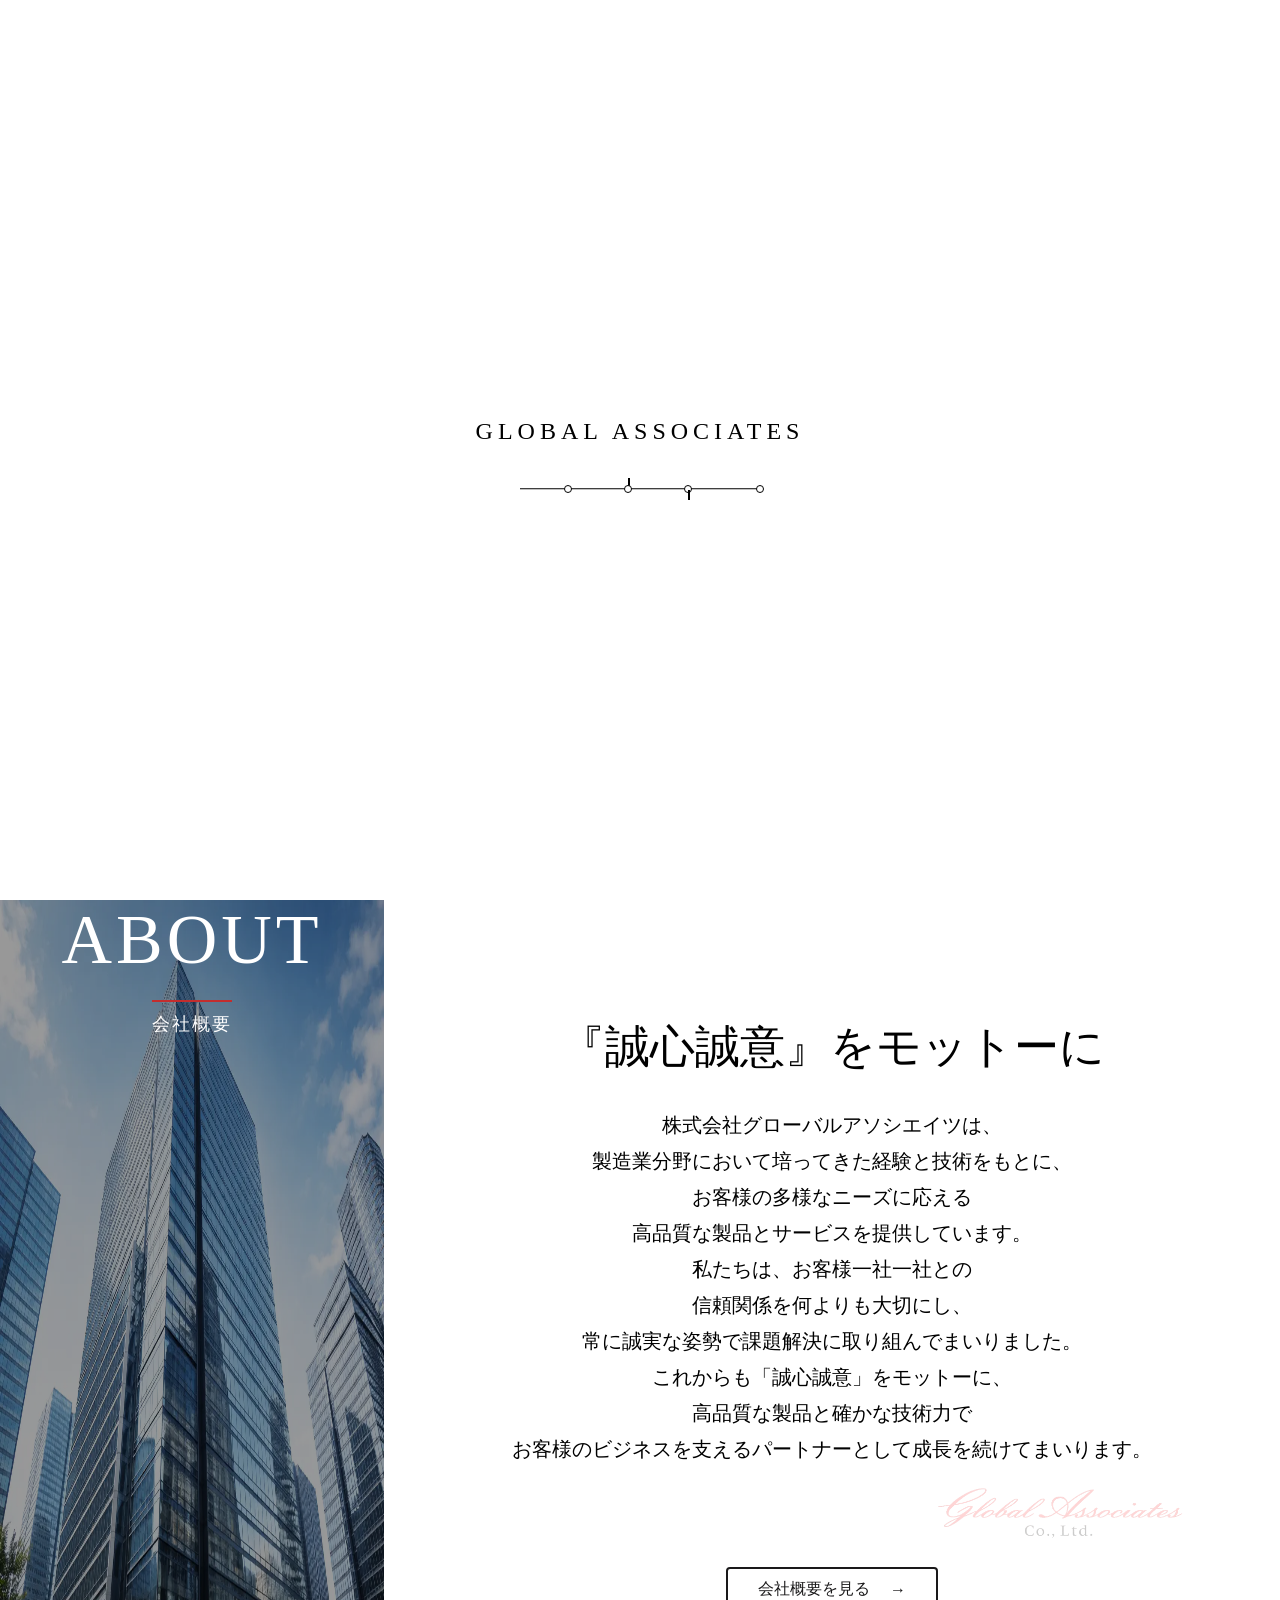
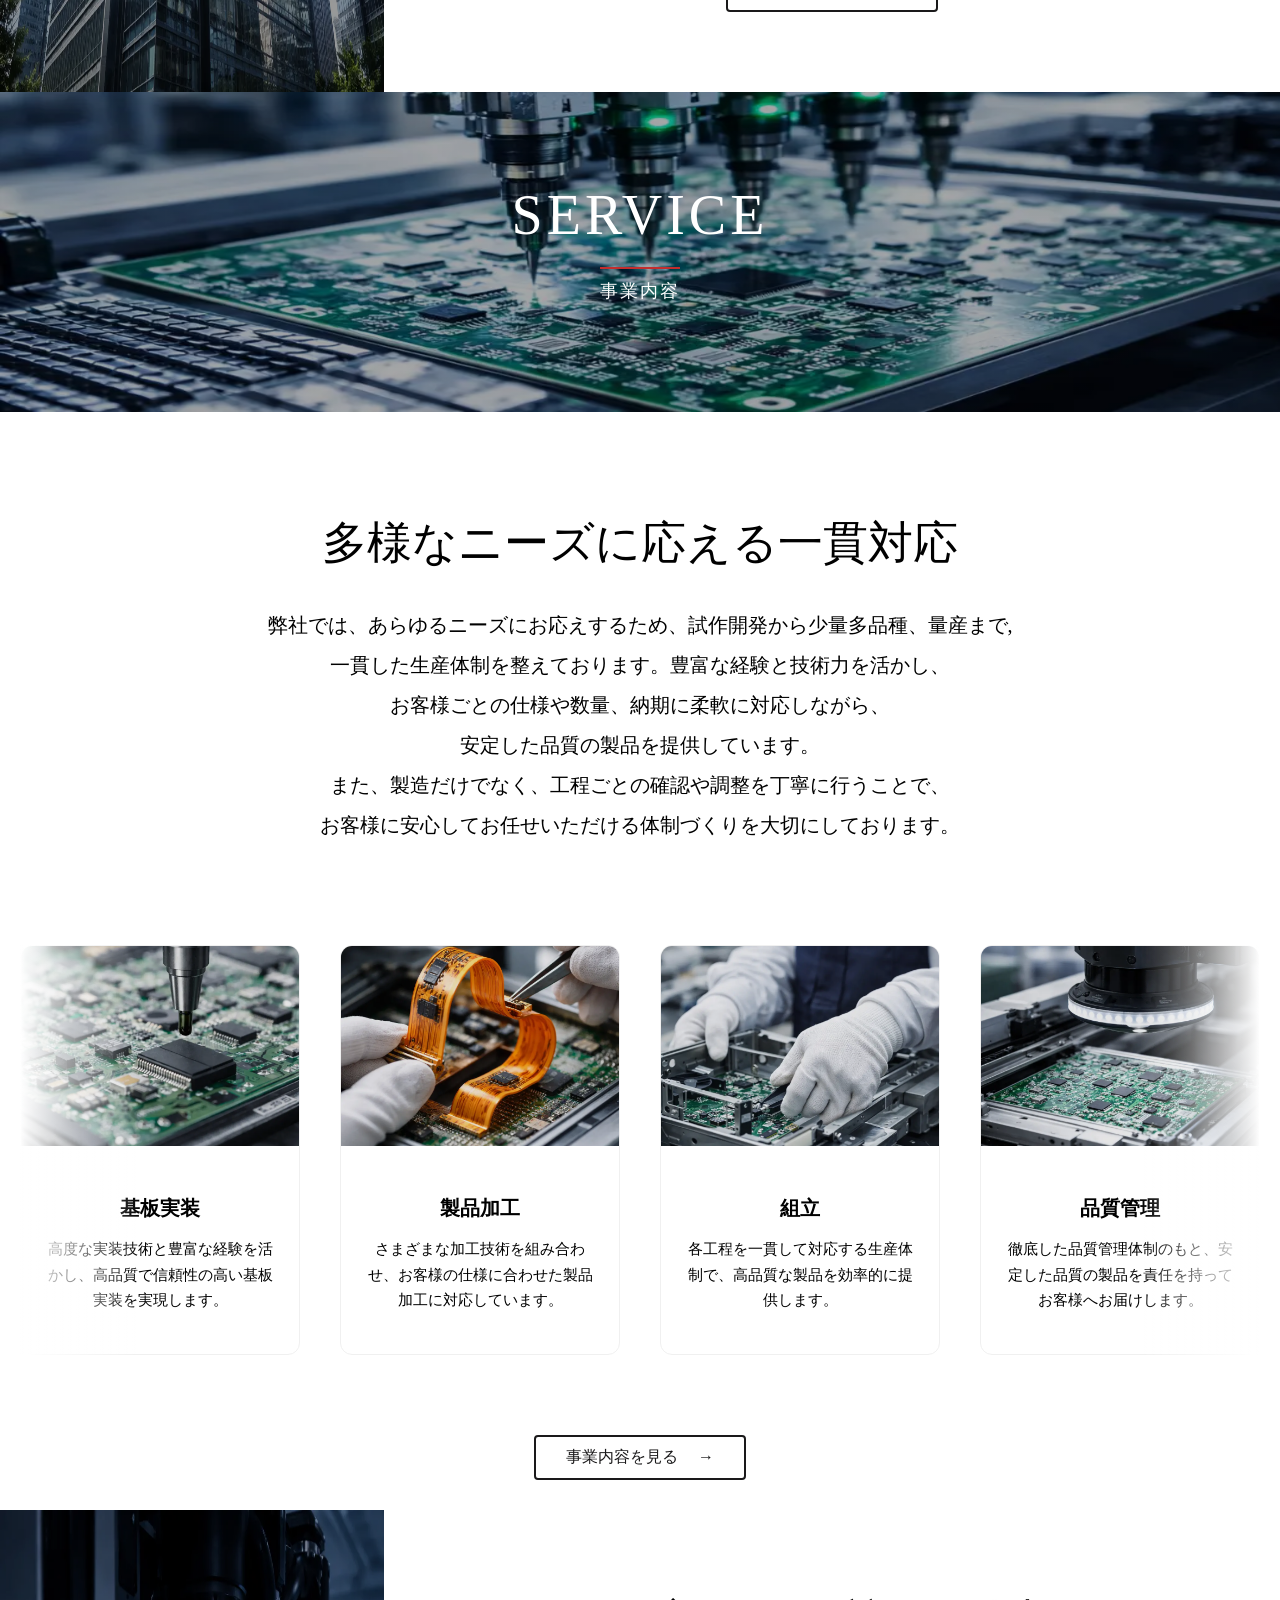
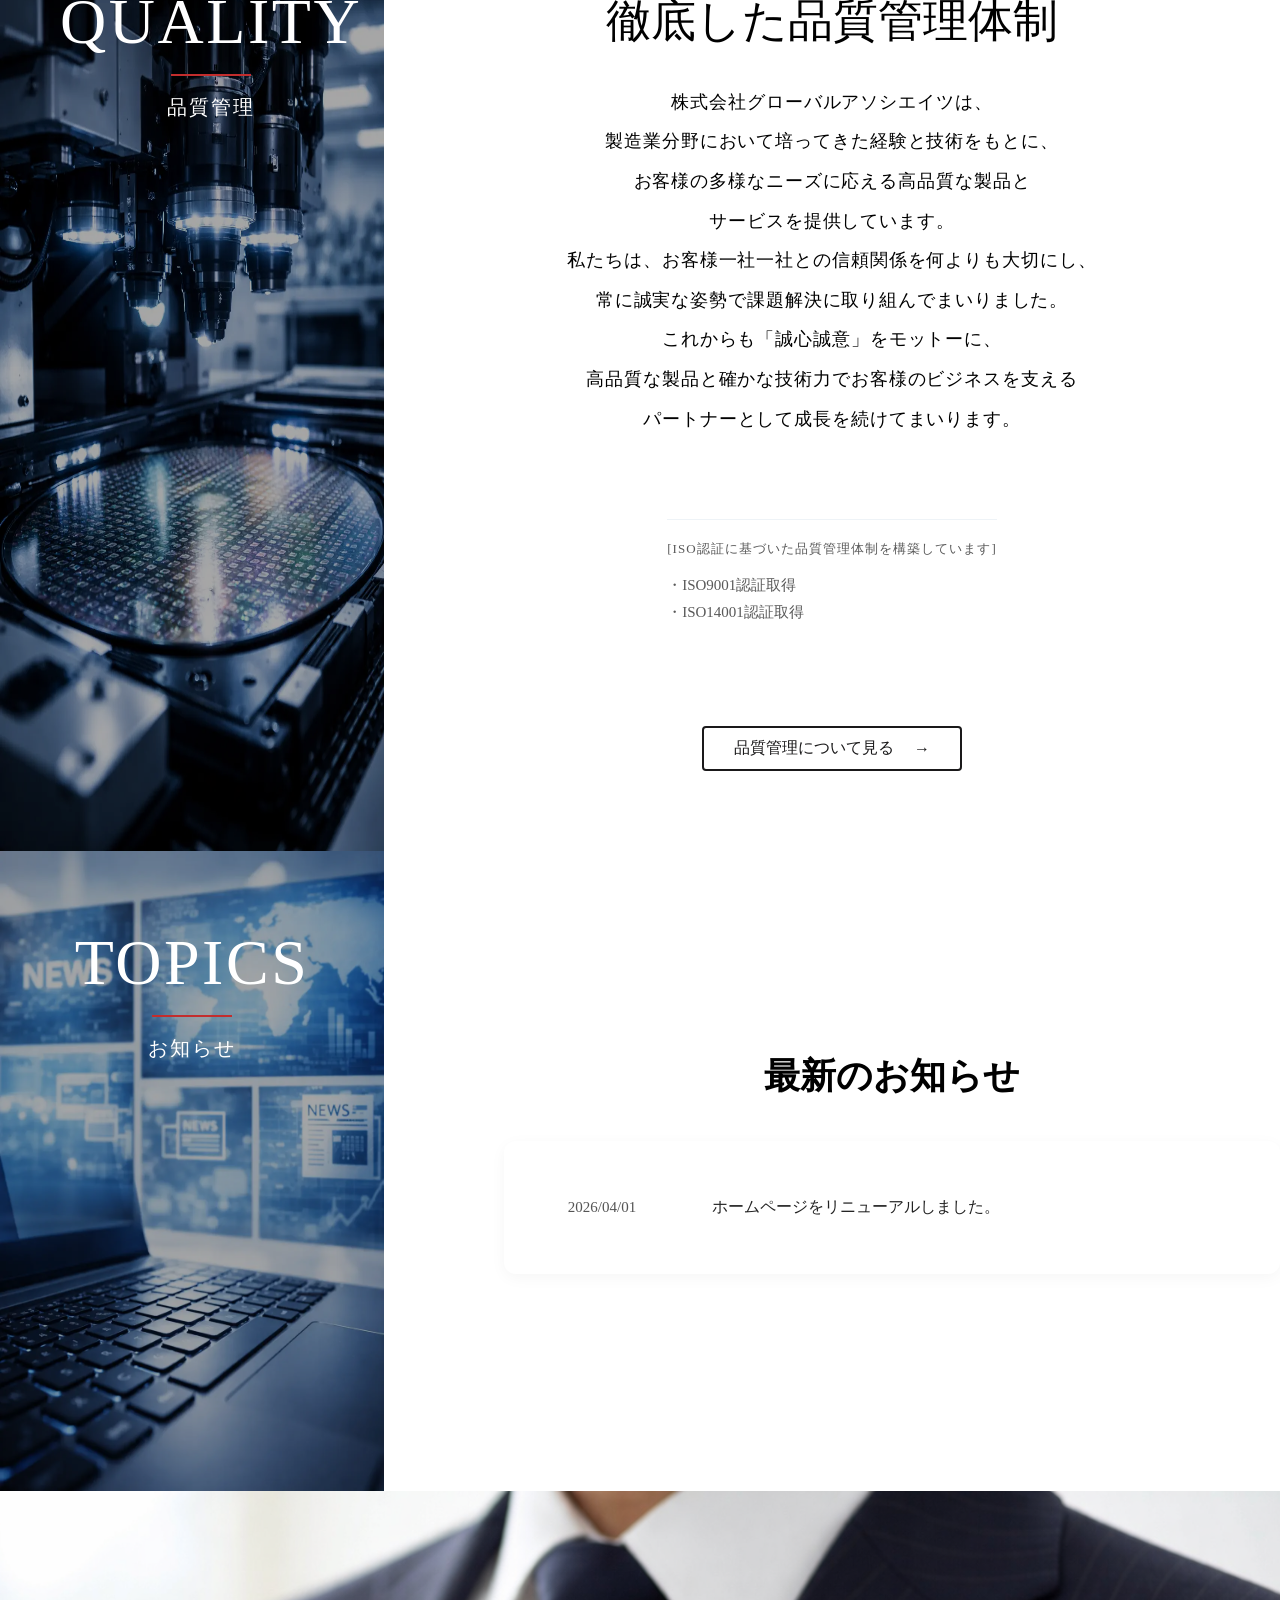
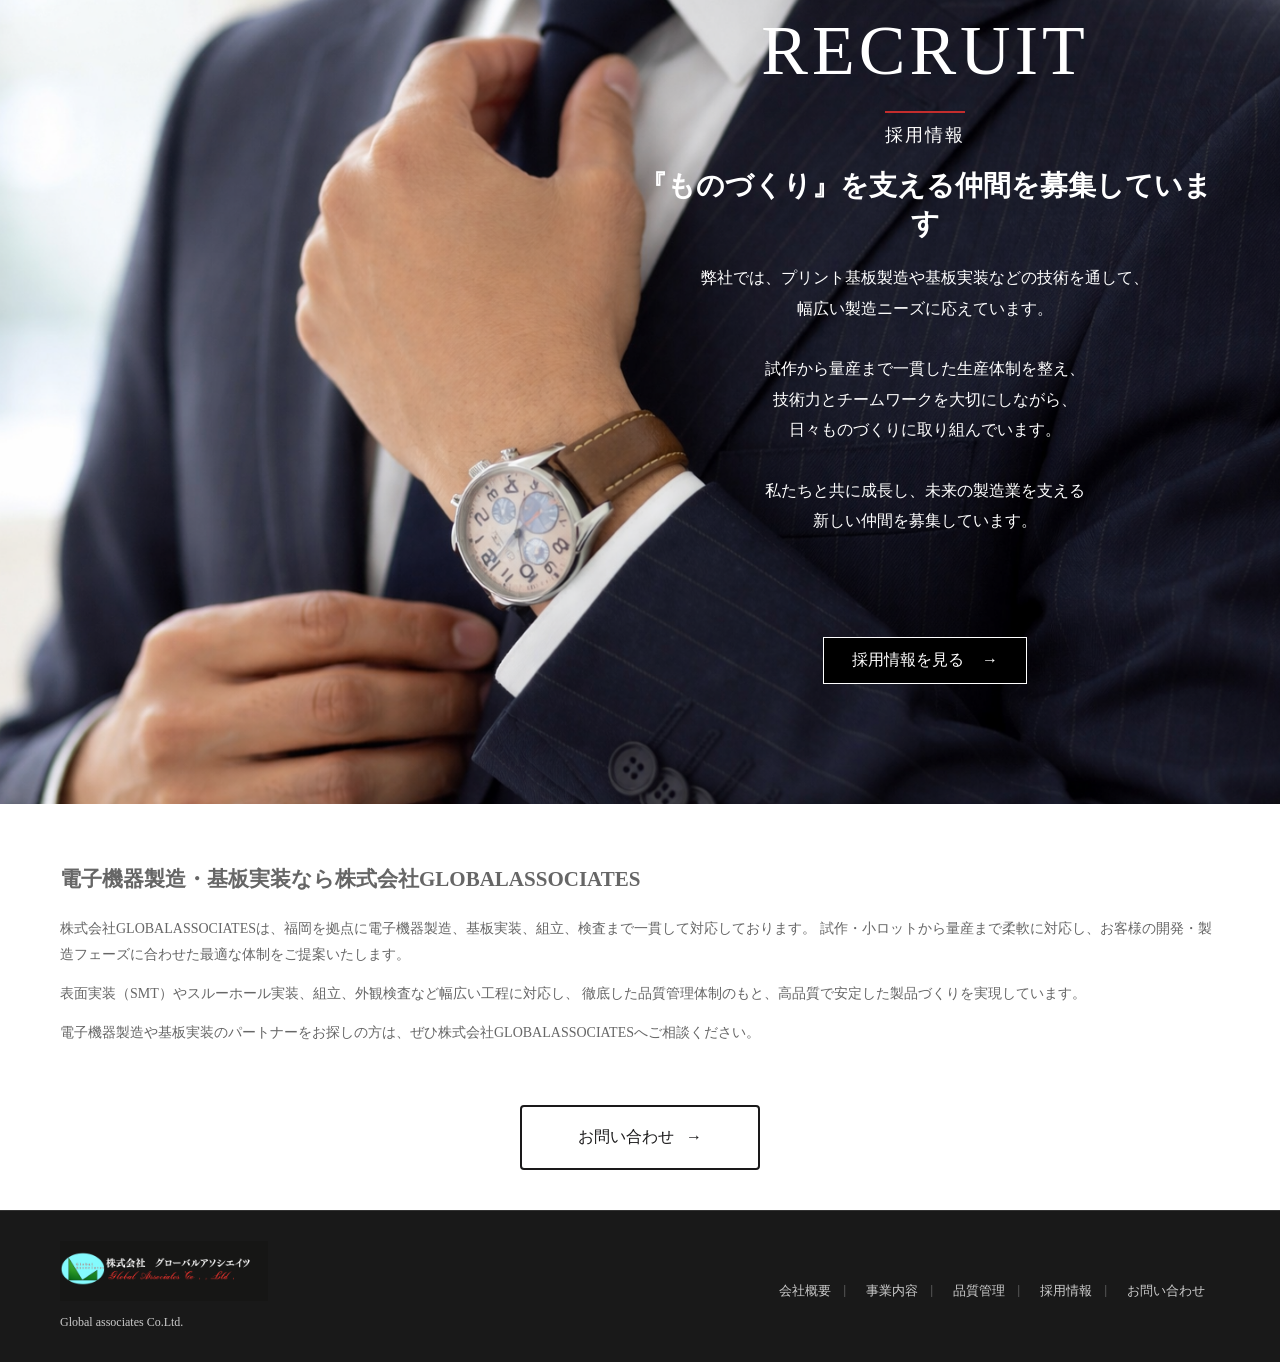
<file: test/index.html>
<!DOCTYPE html>
<html lang="ja">
  <head>
    <meta charset="UTF-8">
    <meta name="viewport" content="width=device-width, initial-scale=1.0">
    <title>福岡で電子機器製造・基板実装なら株式会社GLOBALASSOCIATES｜試作・小ロットから量産まで対応</title>
    <meta name="description" content="福岡の株式会社GLOBALASSOCIATESは、電子機器製造・基板実装・組立・検査まで一貫対応。試作・小ロットから量産まで柔軟に対応し、高品質なものづくりを提供します。">
    <meta name="format-detection" content="telephone=no">
    <meta name="robots" content="index, follow">
    <link rel="stylesheet" href="stylesheet.css">
    <link rel="stylesheet" href="responsive.css">
    <link rel="stylesheet" href="https://cdn.jsdelivr.net/npm/swiper@11/swiper-bundle.min.css">
    <script async src="https://www.googletagmanager.com/gtag/js?id=G-06NSMRG1YZ"></script>
    <script>
      window.dataLayer = window.dataLayer || [];
      function gtag(){dataLayer.push(arguments);}
      gtag('js', new Date());
      gtag('config', 'G-06NSMRG1YZ');
    </script>
  </head>
  <body>
    <!-- loading -->
    <div id="loading" class="loading">
      <div class="loading-inner">
        <h1 class="loading-logo">GLOBAL ASSOCIATES</h1>
        <div class="circuit-loader">
          <div class="circuit-line"></div>
          <span class="circuit-dot dot1"></span>
          <span class="circuit-dot dot2"></span>
          <span class="circuit-dot dot3"></span>
          <span class="circuit-dot dot4"></span>
        </div>
      </div>
    </div>
    <!-- header-->
    <header class="header">
      <div class="container header-inner">
        <a href="index.html" class="header-logo">
          <img src="images/sanpul.png" alt="GLOBAL ASSOCIATES">
        </a>
        <nav class="header-nav">
          <a href="company/" class="nav-item">
            <span class="nav-en">COMPANY</span>
            <span class="nav-ja">会社概要</span>
          </a>
          <a href="service/" class="nav-item">
            <span class="nav-en">SERVICE</span>
            <span class="nav-ja">事業内容</span>
          </a>
          <a href="quality/" class="nav-item">
            <span class="nav-en">QUALITY</span>
            <span class="nav-ja">品質管理</span>
          </a>
          <a href="recruit/" class="nav-item">
            <span class="nav-en">RECRUIT</span>
            <span class="nav-ja">採用情報</span>
          </a>
          <a href="contact/" class="nav-item contact-btn">
            <span class="nav-en">CONTACT</span>
            <span class="nav-ja">お問い合わせ</span>
          </a> 
        </nav>
        <div class="hamburger">
          <span></span>
          <span></span>
          <span></span>
        </div>
      </div>
    </header>
    <!-- hero -->
    <section class="hero">
      <div class="hero-container">
        <h1 class="hero-title">世界をつなぐ技術と信頼</h1>
        <p class="hero-text">
          電子基板実装と電子機器製造を通じて<br>
          高品質なモノづくりを支えてまいります。<br>
          株式会社グローバルアソシエイツ
        </p>
        <p class="hero-en">
          Global Electronics Manufacturing Partner
        </p>
      </div>
      <div class="hero-scroll">
        <span>Scroll</span>
        <div class="scroll-line"></div>
      </div>
    </section>
    <!-- ABOUT -->
    <section class="about section">
      <div class="about-wrapper">
        <div class="about-flex fade-up">
          <div class="about-left">
            <div class="bg-bars">
              <span></span>
              <span></span>
              <span></span>
            </div>
            <div class="about-left-inner">
              <span class="section-title">ABOUT</span>
              <h3 class="section-subtitle">会社概要</h3>
            </div>
          </div>
          <div class="about-right">
            <h2>『誠心誠意』をモットーに</h2>
            <p>株式会社グローバルアソシエイツは、<br>
              製造業分野において培ってきた経験と技術をもとに、<br>
              お客様の多様なニーズに応える<br>
              高品質な製品とサービスを提供しています。<br>
              私たちは、お客様一社一社との<br>
              信頼関係を何よりも大切にし、<br>
              常に誠実な姿勢で課題解決に取り組んでまいりました。<br>
              これからも「誠心誠意」をモットーに、<br>
              高品質な製品と確かな技術力で<br>
              お客様のビジネスを支えるパートナーとして成長を続けてまいります。
            </p>
            <div class="about-btn">
              <a href="company/" class="about-link">
                <span>会社概要を見る</span>
                <span class="about-arrow">→</span>
              </a>
            </div>
          </div>
        </div>
      </div>
    </section>
    <div class="section-divider">
      <span class="section-divider-line"></span>
    </div>
    <!--service-->
    <section class="service section">
      <div class="service-wrapper fade-up">
        <div class="service-heading-wrap">
          <div class="service-bars">
            <span></span>
            <span></span>
            <span></span>
          </div>
          <div class="service-title-inner">
            <span class="section-title">SERVICE</span>
            <h3 class="section-subtitle">事業内容</h3>
          </div>
        </div>
        <div class="service-content">
          <h2>多様なニーズに応える一貫対応</h2>
          <p>
            弊社では、あらゆるニーズにお応えするため、試作開発から少量多品種、量産まで,<br>
            一貫した生産体制を整えております。豊富な経験と技術力を活かし、<br>
            お客様ごとの仕様や数量、納期に柔軟に対応しながら、<br>
            安定した品質の製品を提供しています。<br>
            また、製造だけでなく、工程ごとの確認や調整を丁寧に行うことで、<br>
            お客様に安心してお任せいただける体制づくりを大切にしております。
          </p>
        </div>
        <div class="swiper service-slider">
          <div class="swiper-wrapper">
            <div class="swiper-slide service-card">
              <div class="service-image">
                <img src="images/purintokiban.webp" alt="プリント基板製造">
                <div class="service-overlay">
                  <span>View More →</span>
                </div>
              </div>
              <div class="service-text">
                <h3>プリント基板製造</h3>
                <p>高品質なプリント基板を安定して供給できる体制を整え、試作から量産まで幅広く対応しています。</p>
              </div>
            </div>
            <div class="swiper-slide service-card">
              <div class="service-image">
                <img src="images/smt_printer.webp" alt="基板実装">
                <div class="service-overlay">
                  <span>View More →</span>
                </div>
              </div>
              <div class="service-text">
                <h3>基板実装</h3>
                <p>高度な実装技術と豊富な経験を活かし、高品質で信頼性の高い基板実装を実現します。</p>
              </div>
            </div>
            <div class="swiper-slide service-card">
              <div class="service-image">
                <img src="images/product_processing.webp" alt="製品加工">
                <div class="service-overlay">
                  <span>View More →</span>
                </div>
              </div>
              <div class="service-text">
                <h3>製品加工</h3>
                <p>さまざまな加工技術を組み合わせ、お客様の仕様に合わせた製品加工に対応しています。</p>
              </div>
            </div>
            <div class="swiper-slide service-card">
              <div class="service-image">
                <img src="images/assembly.webp" alt="組立">
                <div class="service-overlay">
                  <span>View More →</span>
                </div>
              </div>
              <div class="service-text">
                <h3>組立</h3>
                <p>各工程を一貫して対応する生産体制で、高品質な製品を効率的に提供します。</p>
              </div>
            </div>
            <div class="swiper-slide service-card">
              <div class="service-image">
                <img src="images/aoi.webp" alt="品質管理">
                <div class="service-overlay">
                  <span>View More →</span>
                </div>
              </div>
              <div class="service-text">
                <h3>品質管理</h3>
                <p>徹底した品質管理体制のもと、安定した品質の製品を責任を持ってお客様へお届けします。</p>
              </div>
            </div>
          </div>
        </div>
        <div class="service-btn">
          <a href="service/" class="about-link">
            <span>事業内容を見る</span>
            <span class="about-arrow">→</span>
          </a>
        </div>
      </div>
    </section>
    <div class="section-divider">
      <span class="section-divider-line"></span>
    </div>
    <!--quality-->
    <section class="quality section">
      <div class="quality-wrapper fade-up">
        <div class="quality-left">
          <div class="bg-bars">
            <span></span>
            <span></span>
            <span></span>
          </div>
          <div class="quality-title-inner">
            <span class="section-title">QUALITY</span>
            <h3 class="section-subtitle">品質管理</h3>
          </div>
        </div>
        <div class="quality-main fade-up">
          <div class="quality-content">
            <div class="quality-text">
              <h2>徹底した品質管理体制</h2>
              <p>
                株式会社グローバルアソシエイツは、<br>
                製造業分野において培ってきた経験と技術をもとに、<br>
                お客様の多様なニーズに応える高品質な製品と<br>
                サービスを提供しています。<br>
                私たちは、お客様一社一社との信頼関係を何よりも大切にし、<br>
                常に誠実な姿勢で課題解決に取り組んでまいりました。<br>
                これからも「誠心誠意」をモットーに、<br>
                高品質な製品と確かな技術力でお客様のビジネスを支える<br>
                パートナーとして成長を続けてまいります。
              </p>
            </div>
          </div>
          <div class="quality-iso">
            <p class="quality-lead">
              [ISO認証に基づいた品質管理体制を構築しています]
            </p>
            <p class="quality-iso-text">
              ・ISO9001認証取得<br>
              ・ISO14001認証取得
            </p>
          </div>
          <div class="about-btn">
            <a href="quality/" class="about-link">
              <span class="about-text">品質管理について見る</span>
              <span class="about-arrow">→</span>
            </a>
          </div>
        </div>
      </div>
    </section>
    <div class="section-divider">
      <span class="section-divider-line"></span>
    </div>
    <!-- TOPICS -->
    <section id="news" class="news section">
      <div class="news-wrapper fade-up">
        <div class="news-left">
          <div class="bg-bars">
            <span></span>
            <span></span>
            <span></span>
          </div>
          <div class="news-title-inner">
            <span class="section-title">TOPICS</span>
            <h3 class="section-subtitle">お知らせ</h3>
          </div>
        </div>
        <div class="news-main">
          <div class="news-content">
            <h2>最新のお知らせ</h2>
            <div class="news-list">
              <div class="news-item">
                <div class="newspage-time">2026/04/01</div>
                <p class="newspage-link">ホームページをリニューアルしました。</p>
              </div>
            </div>
          </div>
        </div>
      </div>
    </section>
    <div class="section-divider">
      <span class="section-divider-line"></span>
    </div>
    <!-- / recruit -->
    <section class="recruit ">
      <div class="container">
        <div class="recruit-inner fade-up">
          <div class="recruit-content">
            <span class="section-title">RECRUIT</span>
            <h3 class="section-subtitle">採用情報</h3>
            <h2>『ものづくり』を支える仲間を募集しています</h2>
            <p>
              弊社では、プリント基板製造や基板実装などの技術を通して、<br>
              幅広い製造ニーズに応えています。<br><br>
              試作から量産まで一貫した生産体制を整え、<br>
              技術力とチームワークを大切にしながら、<br>
              日々ものづくりに取り組んでいます。<br><br>
              私たちと共に成長し、未来の製造業を支える<br>
              新しい仲間を募集しています。
            </p>
            <div class="about-btn">
              <a href="recruit/" class="recruit-link">
                <span class="about-text">採用情報を見る</span>
                <span class="about-arrow">→</span>
              </a>
            </div>
          </div>
        </div>
      </div>
    </section>
    <a href="#" class="page-top">↑</a>
    <section class="seo-text">
      <div class="container">
        <h2>電子機器製造・基板実装なら株式会社GLOBALASSOCIATES</h2>
        <p>
          株式会社GLOBALASSOCIATESは、福岡を拠点に電子機器製造、基板実装、組立、検査まで一貫して対応しております。
          試作・小ロットから量産まで柔軟に対応し、お客様の開発・製造フェーズに合わせた最適な体制をご提案いたします。
        </p>
        <p>
          表面実装（SMT）やスルーホール実装、組立、外観検査など幅広い工程に対応し、
          徹底した品質管理体制のもと、高品質で安定した製品づくりを実現しています。
        </p>
        <p>
          電子機器製造や基板実装のパートナーをお探しの方は、ぜひ株式会社GLOBALASSOCIATESへご相談ください。
        </p>
      </div>
      <div class="common-btn">
        <a href="../contact/" class="common-link">
          <span>お問い合わせ</span>
          <span class="common-arrow">→</span>
        </a>
      </div>
    </section>
    <!--footer-->
    <footer class="footer">
      <div class="container footer-inner">
        <div class="footer-left">
          <a href="index.html" class="footer-logo">
            <img src="images/sanpul.png" alt="GLOBAL ASSOCIATES">
          </a>
          <p>Global associates Co.Ltd.</p>
        </div>
        <nav class="footer-nav">
          <a href="company/">会社概要</a>
          <a href="service/">事業内容</a>
          <a href="quality/">品質管理</a>
          <a href="recruit/">採用情報</a>
          <a href="contact/">お問い合わせ</a>
        </nav>
      </div>
    </footer>
    <script src="https://cdn.jsdelivr.net/npm/swiper@11/swiper-bundle.min.js"></script>
    <script src="script.js"></script>
    <div id="videoModal" class="modal">
      <div class="modal-content">
        <span class="close">&times;</span>
          <iframe
            id="modalVideo"
            width="100%"
            height="500"
            src=""
            title="YouTube video player"
            frameborder="0"
            allow="accelerometer; autoplay; clipboard-write; encrypted-media; gyroscope; picture-in-picture"
            allowfullscreen>
          </iframe>
      </div>
    </div>
  </body>
</html>
</file>
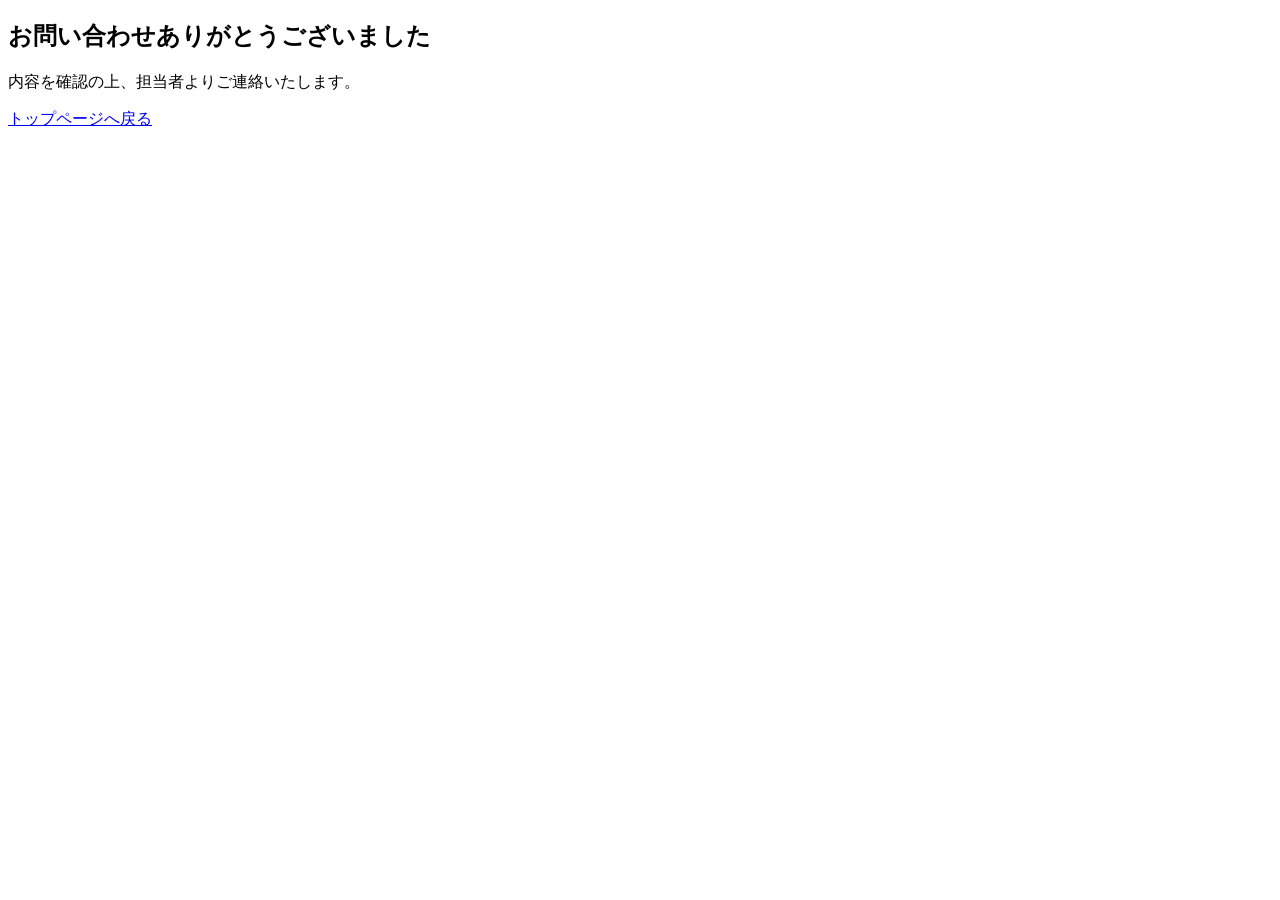
<file: thanks/index.html>
<!DOCTYPE html>
<html lang="ja">
<head>
  <meta charset="UTF-8">
  <title>お問い合わせ完了</title>
</head>
<body>

  <section>
    <h1>お問い合わせありがとうございました</h1>
    <p>内容を確認の上、担当者よりご連絡いたします。</p>
    <a href="../index.html">トップページへ戻る</a>
  </section>

</body>
</html>
</file>
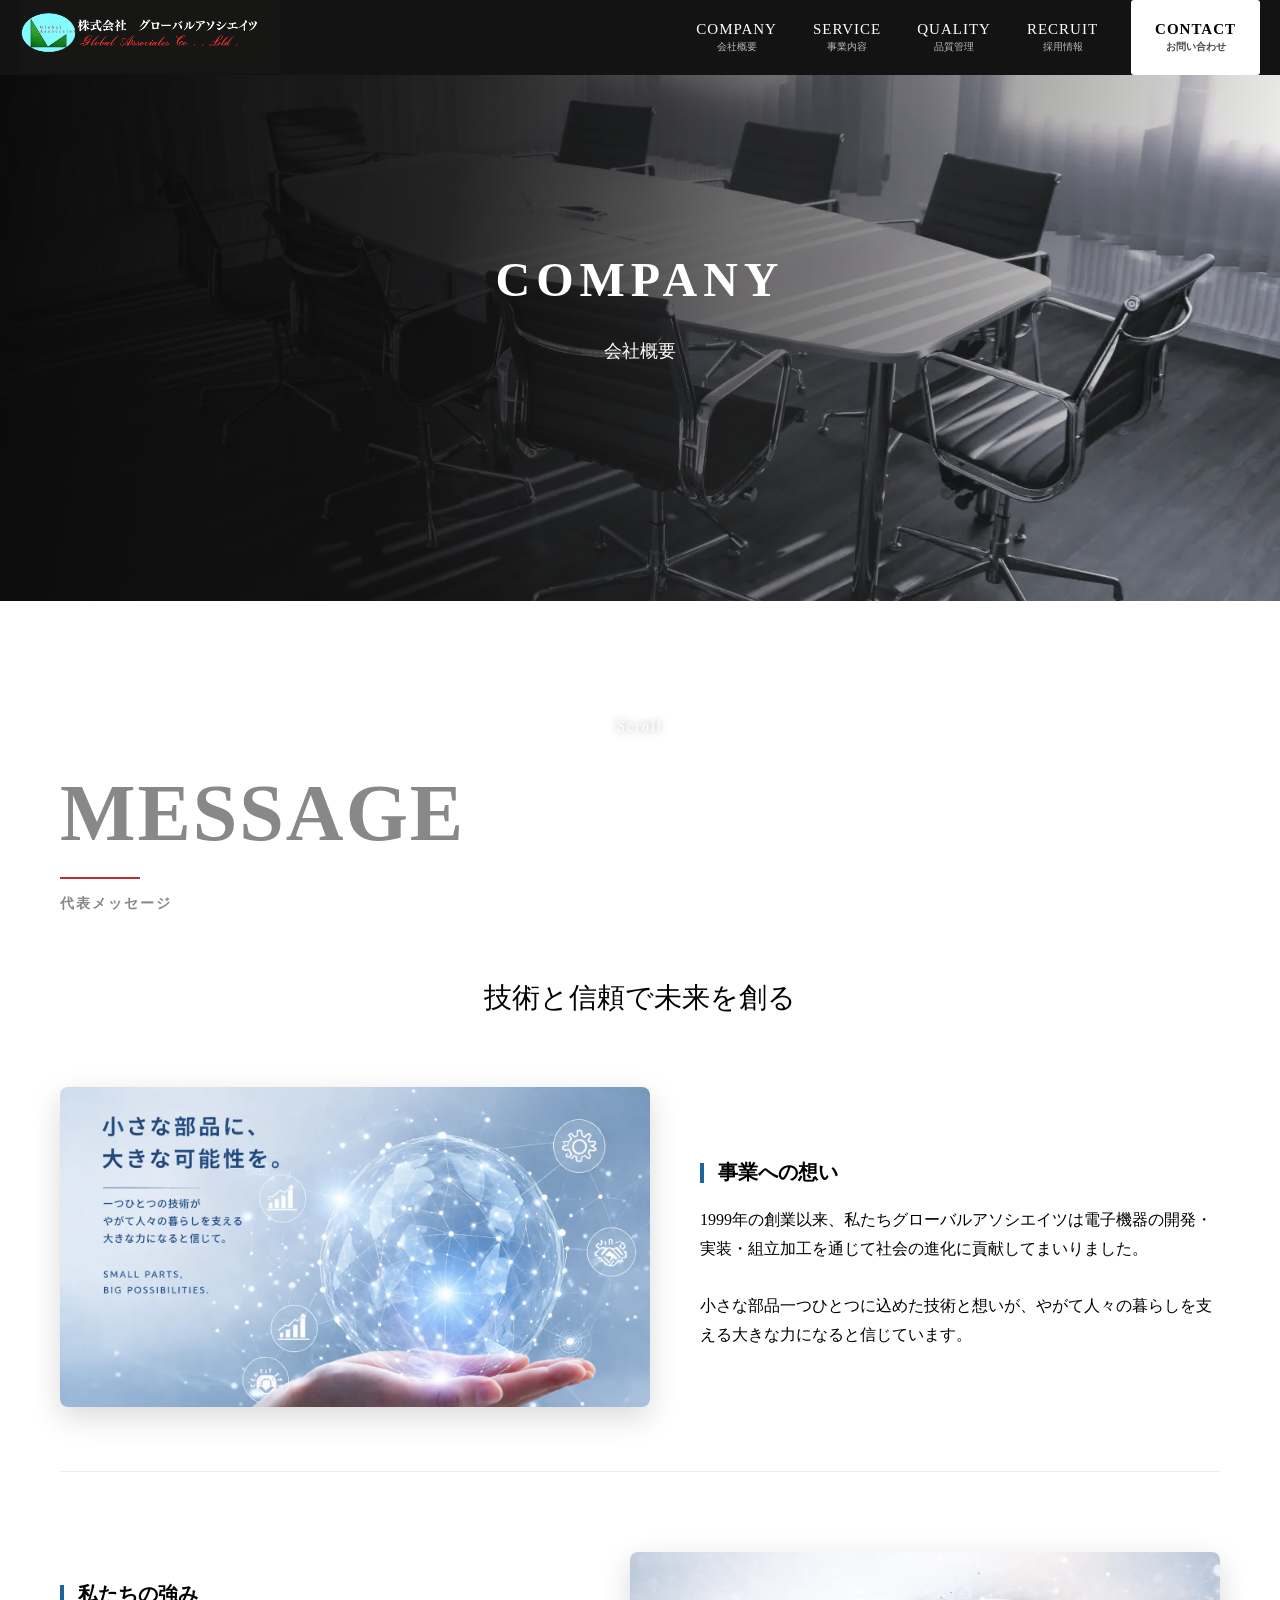
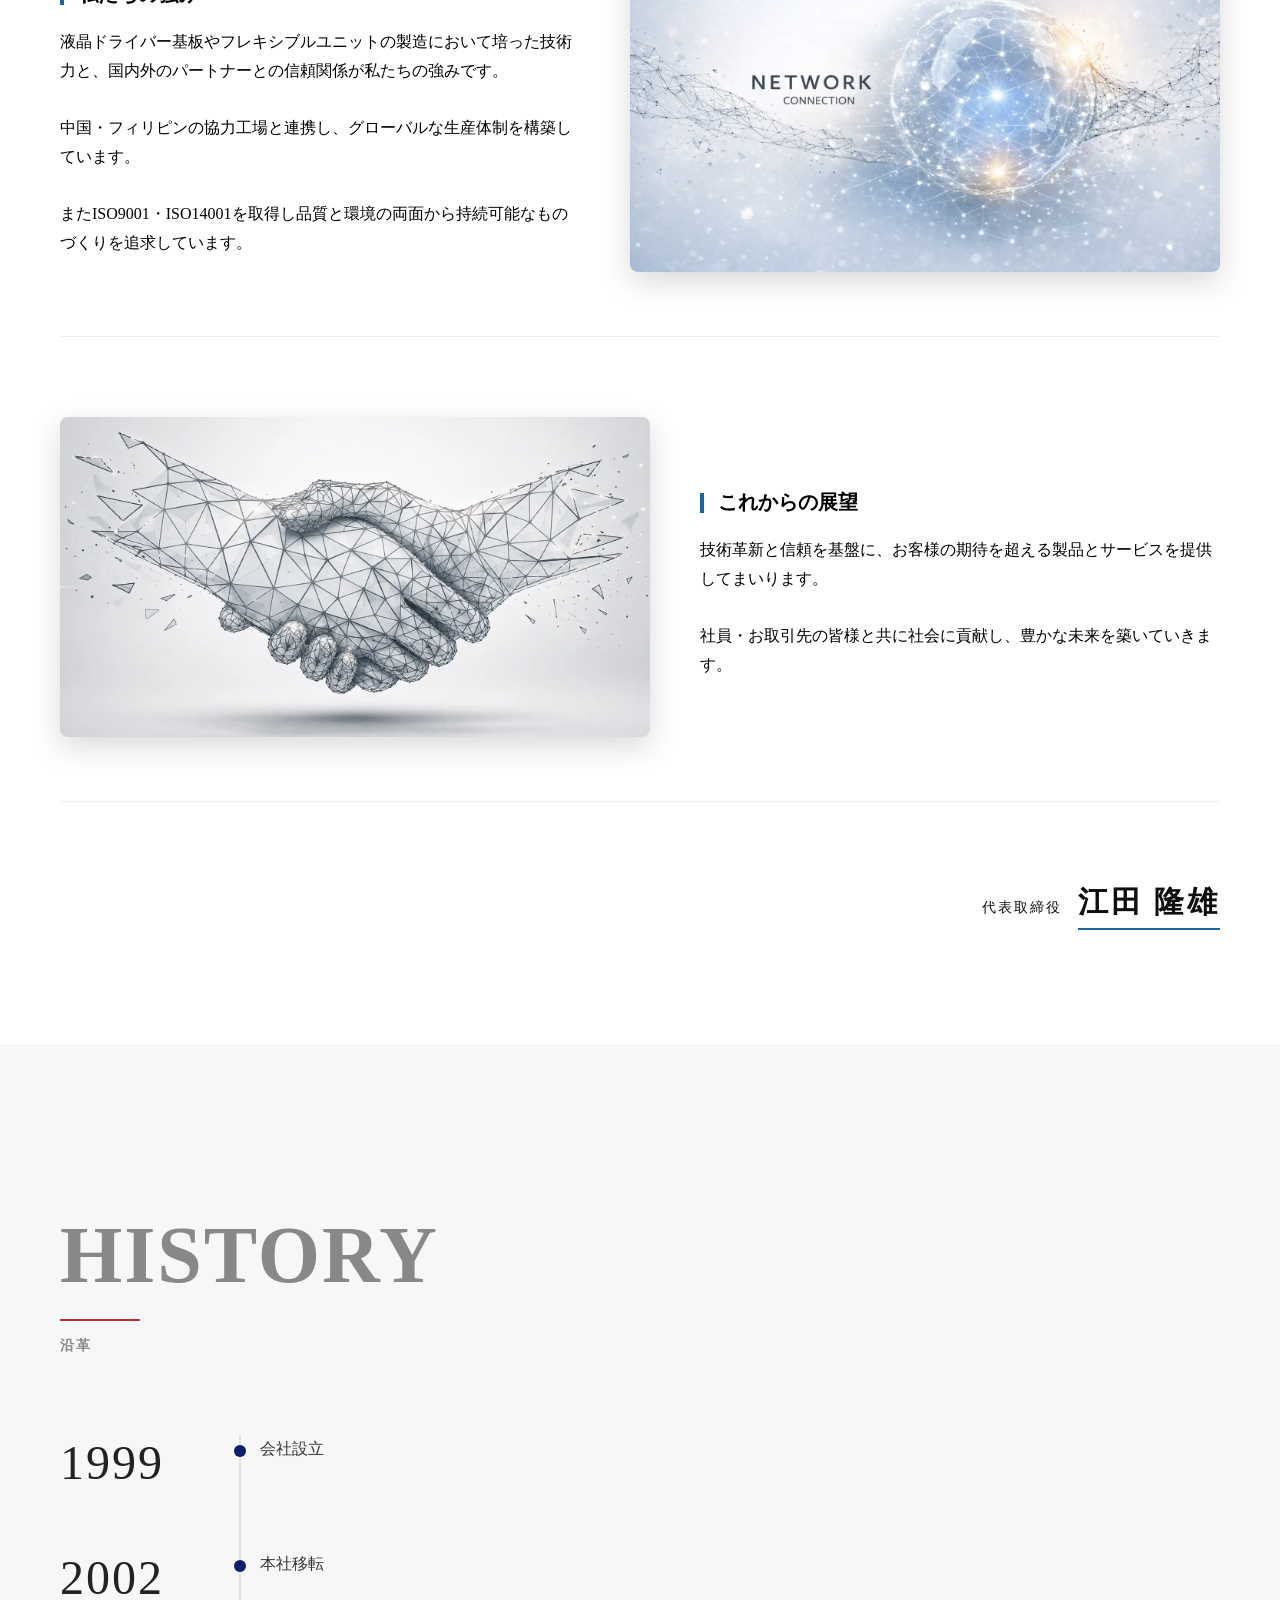
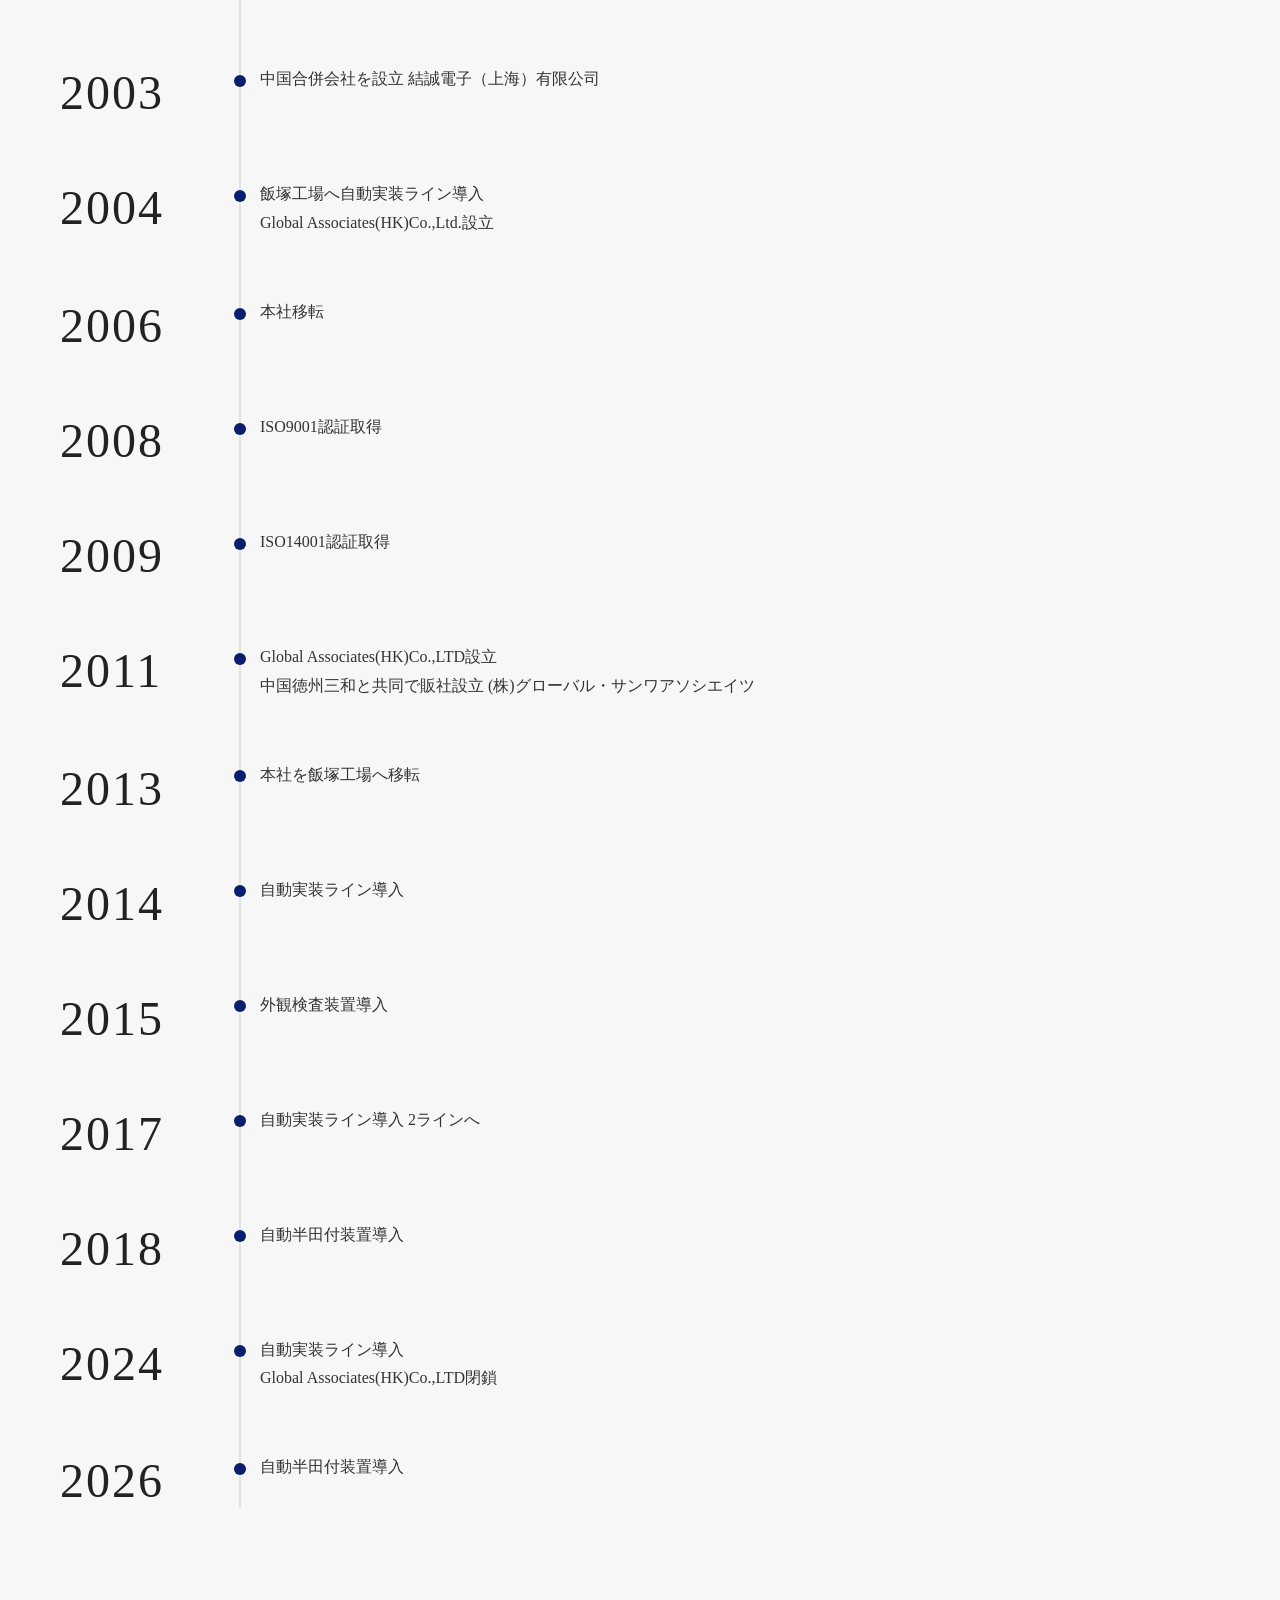
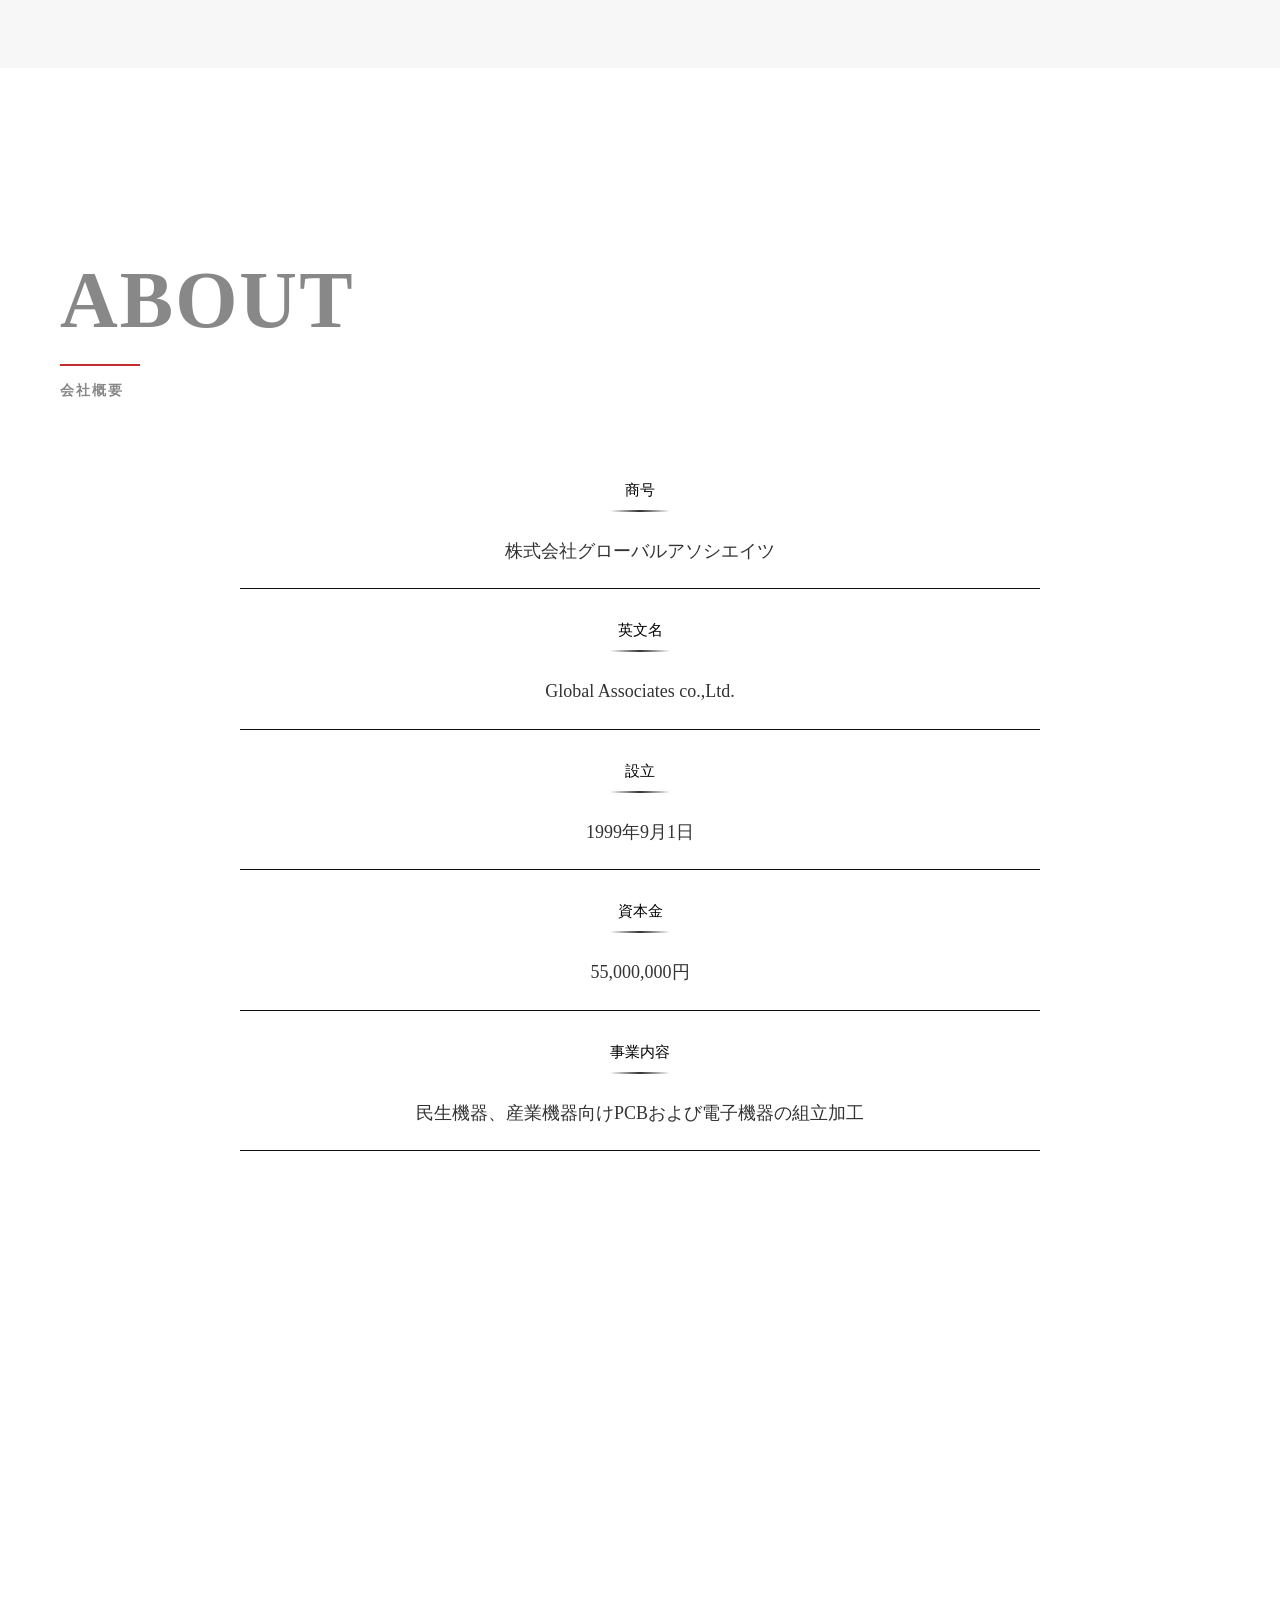
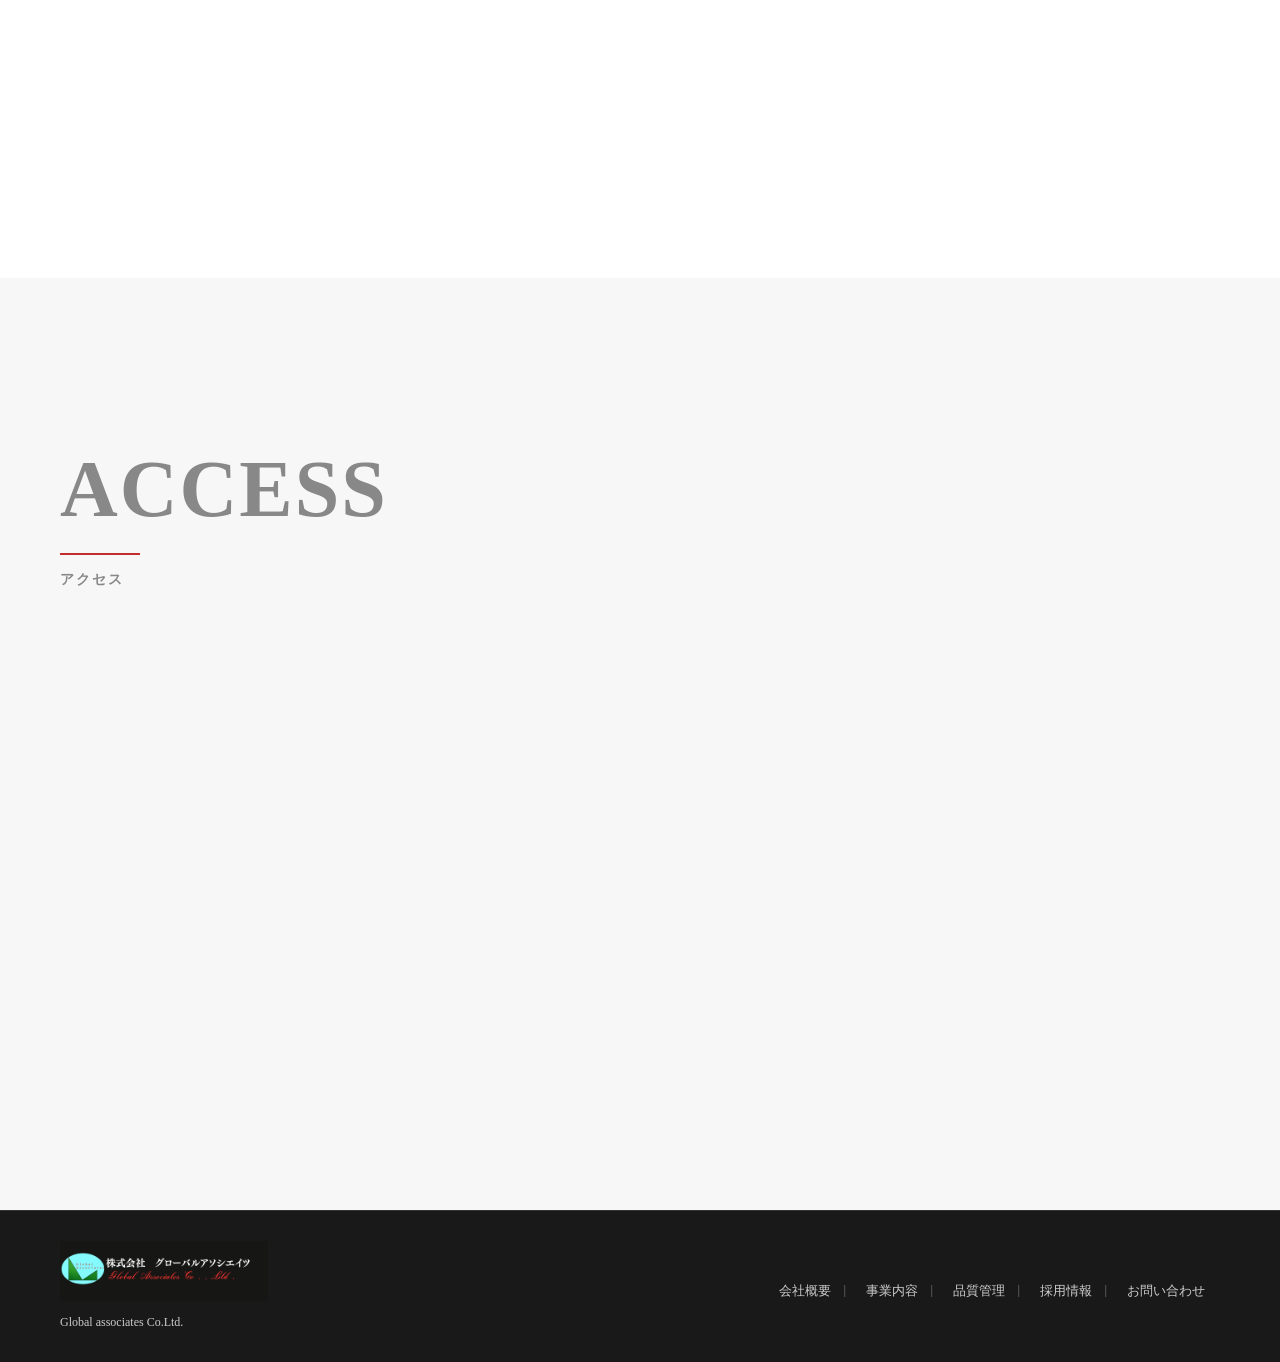
<file: test/company/index.html>
<!DOCTYPE html>
<html lang="ja">
  <head>
    <meta charset="UTF-8">
    <meta name="viewport" content="width=device-width, initial-scale=1.0">
    <title>会社概要｜株式会社GLOBALASSOCIATES｜電子機器製造・基板実装（福岡）</title>
    <meta name="description" content="株式会社GLOBALASSOCIATESの会社概要。電子機器製造・基板実装を中心に、福岡を拠点とした事業内容、沿革、代表メッセージ、所在地などをご紹介します。">
    <meta name="format-detection" content="telephone=no">
    <meta name="robots" content="index, follow">
    <link rel="stylesheet" href="stylesheet.css">
    <link rel="stylesheet" href="responsive.css">
    <link rel="stylesheet" href="https://cdn.jsdelivr.net/npm/swiper@11/swiper-bundle.min.css">
    <script async src="https://www.googletagmanager.com/gtag/js?id=G-06NSMRG1YZ"></script>
    <script>
      window.dataLayer = window.dataLayer || [];
      function gtag(){dataLayer.push(arguments);}
      gtag('js', new Date());
      gtag('config', 'G-06NSMRG1YZ');
    </script>
  </head>
  <body>
    <!-- header-->
    <header class="header">
      <div class="container header-inner">
        <a href="../index.html" class="header-logo">
          <img src="../images/sanpul.png" alt="GLOBAL ASSOCIATES">
        </a>
        <nav class="header-nav">
          <a href="../company/" class="nav-item">
            <span class="nav-en">COMPANY</span>
            <span class="nav-ja">会社概要</span>
          </a>
          <a href="../service/" class="nav-item">
            <span class="nav-en">SERVICE</span>
            <span class="nav-ja">事業内容</span>
          </a>
          <a href="../quality/" class="nav-item">
            <span class="nav-en">QUALITY</span>
            <span class="nav-ja">品質管理</span>
          </a>
          <a href="../recruit/" class="nav-item">
            <span class="nav-en">RECRUIT</span>
            <span class="nav-ja">採用情報</span>
          </a>
          <a href="../contact/" class="nav-item contact-btn">
            <span class="nav-en">CONTACT</span>
            <span class="nav-ja">お問い合わせ</span>
          </a> 
        </nav>
        <div class="hamburger">
          <span></span>
          <span></span>
          <span></span>
        </div>
      </div>
    </header>
    <!-- page hero -->
    <div class="page-hero">
      <div class="container">
        <h1>COMPANY</h1>
        <p>会社概要</p>
      </div>
      <div class="scroll">
        <span>Scroll</span>
        <div class="scroll-line"></div>
      </div>
    </div>
    <!-- message -->
    <section class="message">
      <div class="container fade-up">
        <h2 class="section-title">
          MESSAGE
          <span>代表メッセージ</span>
        </h2>
        <h3 class="message-catch">
          技術と信頼で未来を創る
        </h3>
        <div class="message-block">
          <div class="message-img">
            <img src="../images/message_1.webp">
          </div>
          <div class="message-text">
            <h4>事業への想い</h4>
            <p>
              1999年の創業以来、私たちグローバルアソシエイツは電子機器の開発・実装・組立加工を通じて社会の進化に貢献してまいりました。<br><br>
              小さな部品一つひとつに込めた技術と想いが、やがて人々の暮らしを支える大きな力になると信じています。
            </p>
          </div>
        </div>
        <div class="message-block reverse">
          <div class="message-img">
            <img src="../images/message_2.webp">
          </div>
          <div class="message-text">
            <h4>私たちの強み</h4>
            <p>
              液晶ドライバー基板やフレキシブルユニットの製造において培った技術力と、国内外のパートナーとの信頼関係が私たちの強みです。<br><br>
              中国・フィリピンの協力工場と連携し、グローバルな生産体制を構築しています。<br><br>
              またISO9001・ISO14001を取得し品質と環境の両面から持続可能なものづくりを追求しています。
            </p>
          </div>
        </div>
        <div class="message-block">
          <div class="message-img">
            <img src="../images/message_3.webp">
          </div>
          <div class="message-text">
            <h4>これからの展望</h4>
            <p>
              技術革新と信頼を基盤に、お客様の期待を超える製品とサービスを提供してまいります。<br><br>
              社員・お取引先の皆様と共に社会に貢献し、豊かな未来を築いていきます。
            </p>
          </div>
        </div>
        <p class="ceo">
          代表取締役  
          <span>江田 隆雄</span>
        </p>
      </div>
    </section>
    <!-- HISTORY -->
    <section class="history">
      <div class="container fade-up">
        <h2 class="section-title">
          HISTORY
          <span>沿革</span>
        </h2>
        <div class="timeline">
          <div class="timeline-item">
            <div class="timeline-year">1999</div>
            <div class="timeline-line">
              <span class="dot"></span>
            </div>
            <div class="timeline-content">
              会社設立
            </div>
          </div>
          <div class="timeline-item">
            <div class="timeline-year">2002</div>
            <div class="timeline-line">
              <span class="dot"></span>
            </div>
            <div class="timeline-content">
              本社移転
            </div>
          </div>
          <div class="timeline-item">
            <div class="timeline-year">2003</div>
            <div class="timeline-line">
              <span class="dot"></span>
            </div>
            <div class="timeline-content">
              中国合併会社を設立  結誠電子（上海）有限公司
            </div>
          </div>
          <div class="timeline-item">
            <div class="timeline-year">2004</div>
            <div class="timeline-line">
              <span class="dot"></span>
            </div>
            <div class="timeline-content">
              飯塚工場へ自動実装ライン導入 <br>
              Global Associates(HK)Co.,Ltd.設立
            </div>
          </div>
          <div class="timeline-item">
            <div class="timeline-year">2006</div>
            <div class="timeline-line">
              <span class="dot"></span>
            </div>
            <div class="timeline-content">
              本社移転
            </div>
          </div>
          <div class="timeline-item">
            <div class="timeline-year">2008</div>
            <div class="timeline-line">
              <span class="dot"></span>
            </div>
            <div class="timeline-content">
              ISO9001認証取得
            </div>
          </div>
          <div class="timeline-item">
            <div class="timeline-year">2009</div>
            <div class="timeline-line">
              <span class="dot"></span>
            </div>
            <div class="timeline-content">
              ISO14001認証取得
            </div>
          </div>
          <div class="timeline-item">
            <div class="timeline-year">2011</div>
            <div class="timeline-line">
              <span class="dot"></span>
            </div>
            <div class="timeline-content">
              Global Associates(HK)Co.,LTD設立 <br>
              中国徳州三和と共同で販社設立 (株)グローバル・サンワアソシエイツ
            </div>
          </div>
          <div class="timeline-item">
            <div class="timeline-year">2013</div>
            <div class="timeline-line">
              <span class="dot"></span>
            </div>
            <div class="timeline-content">
              本社を飯塚工場へ移転
            </div>
          </div>
          <div class="timeline-item">
            <div class="timeline-year">2014</div>
            <div class="timeline-line">
              <span class="dot"></span>
            </div>
            <div class="timeline-content">
              自動実装ライン導入
            </div>
          </div>
          <div class="timeline-item">
            <div class="timeline-year">2015</div>
            <div class="timeline-line">
              <span class="dot"></span>
            </div>
            <div class="timeline-content">
              外観検査装置導入
            </div>
          </div>
          <div class="timeline-item">
            <div class="timeline-year">2017</div>
            <div class="timeline-line">
              <span class="dot"></span>
            </div>
            <div class="timeline-content">
              自動実装ライン導入 2ラインへ
            </div>
          </div>
          <div class="timeline-item">
            <div class="timeline-year">2018</div>
            <div class="timeline-line">
              <span class="dot"></span>
            </div>
            <div class="timeline-content">
              自動半田付装置導入
            </div>
          </div>
          <div class="timeline-item">
            <div class="timeline-year">2024</div>
            <div class="timeline-line">
              <span class="dot"></span>
            </div>
            <div class="timeline-content">
              自動実装ライン導入 <br>
              Global Associates(HK)Co.,LTD閉鎖
            </div>
          </div>
          <div class="timeline-item">
            <div class="timeline-year">2026</div>
            <div class="timeline-line">
              <span class="dot"></span>
            </div>
            <div class="timeline-content">
              自動半田付装置導入
            </div>
          </div>
        </div>
      </div>
    </section>
<!-- company  -->
    <section class="company-section">
      <div class="container fade-up">
        <h2 class="section-title">
          ABOUT
          <span>会社概要</span>
        </h2>
        <div class="company-inner">
          <div class="company-content">
            <div class="company-list">
              <div class="company-item fade-in-left">
                <p class="company-heading">商号</p>
                <p class="company-detail">株式会社グローバルアソシエイツ</p>
              </div>
              <div class="company-item fade-in-left">
                <p class="company-heading">英文名</p>
                <p class="company-detail">Global Associates co.,Ltd.</p>
              </div>
              <div class="company-item fade-in-left">
                <p class="company-heading">設立</p>
                <p class="company-detail">1999年9月1日</p>
              </div>
              <div class="company-item fade-in-left">
                <p class="company-heading">資本金</p>
                <p class="company-detail">55,000,000円</p>
              </div>
              <div class="company-item fade-in-left">
                <p class="company-heading">事業内容</p>
                <p class="company-detail"> 民生機器、産業機器向けPCBおよび電子機器の組立加工</p>
              </div>
              <div class="company-item fade-in-left">
                <p class="company-heading">代表者</p>
                <p class="company-detail">代表取締役 江田 隆雄</p>
              </div>
              <div class="company-item fade-in-left">
                <p class="company-heading">所在地</p>
                <p class="company-detail">
                  〒820-0048<br>
                  福岡県飯塚市蓮台寺3
                </p>
              </div>
              <div class="company-item fade-in-left">
                <p class="company-heading">TEL</p>
                <p class="company-detail">0948-43-3740</p>
              </div>
              <div class="company-item fade-in-left">
                <p class="company-heading">FAX</p>
                <p class="company-detail">0948-43-3741</p>
              </div>
            </div>
          </div>  
        </div>
      </div>
    </section>
<!-- access -->
    <section class="access">
      <div class="container fade-up">
        <h2 class="section-title">
          ACCESS
          <span>アクセス</span>
        </h2>
        <div class="map">
          <iframe src="https://www.google.com/maps/embed?pb=!1m18!1m12!1m3!1d106283.47685586965!2d130.49012949726563!3d33.64786769999999!2m3!1f0!2f0!3f0!3m2!1i1024!2i768!4f13.1!3m3!1m2!1s0x35417f89cad2dd1b%3A0xeb2f966aa0792406!2zKOagqinjgrDjg63jg7zjg5Djg6vjgqLjgr3jgrfjgqjjgqTjg4Qg5pys56S-!5e0!3m2!1sja!2sjp!4v1773584169128!5m2!1sja!2sjp" width="600" height="450" style="border:0;" allowfullscreen="" loading="lazy" referrerpolicy="no-referrer-when-downgrade"></iframe>
        </div>
      </div>
    </section>
    <!-- footer -->
    <a href="#" class="page-top">↑</a>
    <footer class="footer">
      <div class="container footer-inner">
        <div class="footer-left">
          <a href="../index.html" class="footer-logo">
            <img src="../images/sanpul.png" alt="GLOBAL ASSOCIATES">
          </a>
          <p>Global associates Co.Ltd.</p>
        </div>
        <nav class="footer-nav">
          <a href="../company/">会社概要</a>
          <a href="../service/">事業内容</a>
          <a href="../quality/">品質管理</a>
          <a href="../recruit/">採用情報</a>
          <a href="../contact/">お問い合わせ</a>
        </nav>
      </div>
    </footer>
    <script src="https://cdn.jsdelivr.net/npm/swiper@11/swiper-bundle.min.js"></script>
    <script src="script.js"></script>
  </body>
</html>
</file>
<file: stylesheet.css>
/* =================
  共通
================= */
* {
  box-sizing: border-box;
}

body {
  margin: 0;
  font-family: "Hiragino Kaku Gothic ProN";
}

a {
  text-decoration: none;
}

.container {
  max-width: 1200px;
  margin: 0 auto;
  padding: 0 20px;
}

@keyframes fadeUp{
  0%{
  opacity:0;
  transform:translateY(40px);
  }
  100%{
  opacity:0.9;
  transform:translateY(0);
  }
}

@keyframes fadeIn{
  0%{ opacity:0; }
  100%{ opacity:0.7; }
}

/* title共通 */
.section-title {
  display: block;
  font-size: 70px;
  letter-spacing: 4px;
  font-weight: 250;
}

.section-title::after{
  content:"";
  display:block;
  width:80px;
  height:2px;
  background:#c32d2d;
  margin:20px auto 0;
}

.section-subtitle {
  font-size: 18px;
  margin-top: 10px;
  letter-spacing: 2px;
  font-weight: 300;
}

/* アニメーション共通 */
.fade-up {
  opacity: 0;
  transform: translateY(40px);
  transition: 1s;
}

.fade-up.show {
  opacity: 1;
  transform: translateY(0);
}

/* セクション区切り */
.section-divider {
  width: 100%;
  background: #fff;
  padding: 120px 0;
  display: flex;
  justify-content: center;
  align-items: center;
}

.section-divider-line {
  display: block;
  width: 85%;
  height: 1px;
  background: linear-gradient(
    to right,
    transparent 0%,
    rgba(0, 0, 0, 0.08) 15%,
    rgba(0, 0, 0, 0.22) 50%,
    rgba(0, 0, 0, 0.08) 85%,
    transparent 100%
  );
}

/* =================
  loading
================= */
.loading {
  position: fixed;
  inset: 0;
  width: 100%;
  height: 100vh;
  background: #fff;
  z-index: 99999;
  display: flex;
  align-items: center;
  justify-content: center;
  opacity: 1;
  visibility: visible;
  transition: opacity 0.8s ease, visibility 0.8s ease;
}

.loading.hide {
  opacity: 0;
  visibility: hidden;
  pointer-events: none;
}

.loading-inner {
  text-align: center;
  width: 100%;
  max-width: 500px;
  padding: 0 20px;
}

.loading-logo {
  font-size: 24px;
  font-weight: 400;
  letter-spacing: 5px;
  color: #000;
  margin-bottom: 28px;
  line-height: 1.4;
}

/* 回路風ローダー */
.circuit-loader {
  position: relative;
  width: 240px;
  height: 24px;
  margin: 0 auto;
}

.circuit-line {
  position: absolute;
  top: 50%;
  left: 0;
  width: 0;
  height: 1.5px;
  background: #000;
  transform: translateY(-50%);
  animation: circuitLineMove 1.8s ease forwards;
}

.circuit-dot {
  position: absolute;
  top: 50%;
  width: 8px;
  height: 8px;
  border: 1.5px solid #000;
  border-radius: 50%;
  background: #fff;
  transform: translate(-50%, -50%);
  opacity: 0;
}

.dot1 {
  left: 20%;
  animation: dotFade 0.3s ease forwards;
  animation-delay: 0.35s;
}

.dot2 {
  left: 45%;
  animation: dotFade 0.3s ease forwards;
  animation-delay: 0.75s;
}

.dot3 {
  left: 70%;
  animation: dotFade 0.3s ease forwards;
  animation-delay: 1.1s;
}

.dot4 {
  left: 100%;
  animation: dotFade 0.3s ease forwards;
  animation-delay: 1.45s;
}

/* 少し回路感を出すための短い枝線 */
.circuit-loader::before,
.circuit-loader::after {
  content: "";
  position: absolute;
  width: 1.5px;
  height: 10px;
  background: #000;
  opacity: 0;
}

.circuit-loader::before {
  left: 45%;
  top: 1px;
  animation: branchFade 0.3s ease forwards;
  animation-delay: 0.9s;
}

.circuit-loader::after {
  left: 70%;
  bottom: 1px;
  animation: branchFade 0.3s ease forwards;
  animation-delay: 1.2s;
}

@keyframes circuitLineMove {
  0% {
    width: 0;
  }
  100% {
    width: 100%;
  }
}

@keyframes dotFade {
  0% {
    opacity: 0;
    transform: translate(-50%, -50%) scale(0.6);
  }
  100% {
    opacity: 1;
    transform: translate(-50%, -50%) scale(1);
  }
}

@keyframes branchFade {
  0% {
    opacity: 0;
  }
  100% {
    opacity: 1;
  }
}


/* =================
  header
================= */

.header {
  height: 75px;
  background: #131313;
  position: fixed;
  top: 0;
  width: 100%;
  z-index: 1000;
  transition: transform 0.3s;
}

.header .container {
  max-width: 1400px;
}

.header.hide {
  transform: translateY(-100%);
}

.header-inner {
  display: flex;
  justify-content: space-between;
  align-items: center;
  height: 100%;
}

.header-logo img {
  height: 75px;
}

/* ナビ */
.header-nav {
  display: flex;
  align-items: center;
}

.nav-item {
  display: flex;
  flex-direction: column;
  align-items: center;
  justify-content: center;
  height: 75px;
  padding: 0 18px;
  color: #fff;
  position: relative;
}

.nav-en {
  font-size: 15px;
  letter-spacing: 1px;
}

.nav-ja {
  font-size: 10px;
  opacity: 0.7;
  margin-top: 2px;
}

/* ホバー線 */
.nav-item::after {
  content: "";
  position: absolute;
  bottom: 8px;
  left: 50%;
  width: 0;
  height: 2px;
  background: #fff;
  transform: translateX(-50%);
  transition: 0.3s;
}

.nav-item:hover::after {
  width: 60%;
}

.nav-item:hover {
  background-color: rgba(255, 255, 255, 0.264);
}

/* お問い合わせボタン */
.contact-btn {
  margin-left: 15px;
  padding: 8px 24px;
  background: #fff;
  color: #000;
  border-radius: 3px;
  font-weight: bold;
  position: relative;
  overflow: hidden;
}

.contact-btn::before {
  content: "";
  position: absolute;
  left: 0;
  top: 0;
  width: 0;
  height: 100%;
  background: #000;
  transition: 0.3s;
  z-index: 0;
}

.contact-btn span {
  position: relative;
  z-index: 1;
}

.contact-btn:hover {
  color: #fff;
}

.contact-btn:hover::before {
  width: 100%;
}

.hamburger {
  display: none;
  width: 30px;
  height: 22px;
  position: relative;
  cursor: pointer;
  z-index: 1000;
}

.hamburger span {
  position: absolute;
  width: 100%;
  height: 2px;
  background: #fff;
  left: 0;
  transition: 0.3s;
}

.hamburger span:nth-child(1) { top: 0; }
.hamburger span:nth-child(2) { top: 10px; }
.hamburger span:nth-child(3) { top: 20px; }

.hamburger.active span:nth-child(1) {
  transform: rotate(45deg);
  top: 10px;
}

.hamburger.active span:nth-child(2) {
  opacity: 0;
}

.hamburger.active span:nth-child(3) {
  transform: rotate(-45deg);
  top: 10px;
}

/* =================
  HERO
================= */

.hero {
  height: 100vh;
  display: flex;
  align-items: center;
  justify-content: flex-start;
  background:
    linear-gradient(
      100deg,
      rgba(10,10,10,1) 0%,
      rgba(15,15,15,0.9) 35%,
      rgba(30,30,30,0.6) 60%,
      rgba(0,0,0,0) 100%
    ),
    url("images/top_home.webp") center/cover no-repeat;
  color: #fff;
  position: relative;
}

/* コンテンツ */
.hero-container {
  max-width: 1200px;
  margin-left: 120px;
  padding: 0 20px;
}

/* タイトル */
.hero-title {
  font-size: 48px;
  letter-spacing: 3px;
  font-weight: 600;
  line-height: 1.4;
  margin-bottom: 60px;
  text-shadow: 0 2px 10px rgba(0,0,0,0.6);
  opacity: 0;
  transform: translateY(40px);
  animation: fadeUp 1.2s ease forwards;
}

/* 日本語テキスト */
.hero-text {
  font-size: 25px;
  line-height: 1.8;
  margin-bottom: 60px;
  opacity: 0;
  transform: translateY(40px);
  animation: fadeUp 1.2s ease forwards;
  animation-delay: 0.5s;
}

/* 英語 */
.hero-en {
  font-size: 26px;
  color: #c32d2d;
  font-style: italic;
  text-shadow: 0 2px 10px rgba(0,0,0,0.6);
  opacity: 0;
  transform: translateY(40px);
  animation: fadeUp 1.2s ease forwards;
  animation-delay: 1s;
}

/* スクロール */
.hero-scroll {
  position: absolute;
  bottom: 40px;
  left: 50%;
  transform: translateX(-50%);
  text-align: center;
  font-size: 14px;
  letter-spacing: 2px;
  opacity: 0.7;
  animation: fadeIn 2s ease forwards;
  animation-delay: 1.5s;
}

.scroll-line {
  width: 2px;
  height: 40px;
  background: rgba(255,255,255,0.3);
  margin: 10px auto 0;
  position: relative;
  overflow: hidden;
}

.scroll-line::after {
  content: "";
  position: absolute;
  top: -40px;
  width: 100%;
  height: 40px;
  background: #fff;
  animation: scrollMove 1.6s infinite;
}

@keyframes scrollMove{
  0%{
  transform:translateY(-20px);
  opacity:0;
  }
  50%{
  opacity:1;
  }
  100%{
  transform:translateY(50px);
  opacity:0;
  }
}

/* =================
  ABOUT
================= */

.about-wrapper {
  max-width: 1400px;
  margin: 0 ;
}

.about-flex {
  display: flex;
}

.about-left {
  width: 30%;
  position: relative;
  overflow: hidden;
  min-height: 300px;
  color: #fff;
}

/* 背景バー */
.about-left .bg-bars {
  position: absolute;
  inset: 0;
  pointer-events: none;
  z-index: 0;
}

.about-left .bg-bars span {
  position: absolute;
  top: -100%;
  width: 33.33%;
  height: 100%;
  background-image: url("images/about_section_01.webp");
  background-size: 300% 100%;
  transition: top 0.8s ease;
}

.about-left .bg-bars span:nth-child(1){
  left: 0;
  background-position: 0% 50%;
}

.about-left .bg-bars span:nth-child(2){
  left: 33.33%;
  background-position: 50% 50%;
}

.about-left .bg-bars span:nth-child(3){
  left: 66.66%;
  background-position: 100% 50%;
}

/* アニメーション */
.about-left.active .bg-bars span {
  top: 0;
}

.about-left.active .bg-bars span:nth-child(2){
  transition-delay: 0.2s;
}

.about-left.active .bg-bars span:nth-child(3){
  transition-delay: 0.4s;
}

.about-left.active .bg-bars span::after {
  content: "";
  position: absolute;
  inset: 0;
  background: rgba(0,0,0,0.4);
}

/* タイトル */
.about-left-inner {
  position: relative;
  z-index: 2;
  opacity: 0;
  transform: translateX(-40px);
  transition: 0.6s ease;
  text-align: center;
}

.about-left.active .about-left-inner {
  opacity: 1;
  transform: translateX(0);
  transition-delay: 0.8s;
}

/* 左の縦線 */
.about-left::before {
  content: "";
  position: absolute;
  left: 0;
  top: 10px;
  width: 2px;
  height: 120px;
  background: #fff;
}

.about-right {
  width: 70%;
  background: #fff;
  color: #000;
  padding: 80px 60px;
  opacity: 0;
  transform: translateY(40px);
  transition: 1s ease;
  position: relative;
  z-index: 1;
  text-align: center;
}

/* ロゴ背景 */
.about-right::after {
  content: "";
  position: absolute;
  right: 20px;
  bottom: 40px;
  width: 420px;
  height: 260px;
  background-image: url("images/company.logo.png");
  background-size: contain;
  background-repeat: no-repeat;
  background-position: right bottom;
  opacity: 0.65;
  z-index: 0;
  pointer-events: none;
}

.about-right > * {
  position: relative;
  z-index: 1;
}

/* アニメーション */
.about-flex.active .about-right {
  opacity: 1;
  transform: translateY(0);
  transition-delay: 1.2s;
}

.about-right h2 {
  font-size: 45px;
  margin-bottom: 30px;
  font-weight: 400;
}

.about-right p {
  font-size: 20px;
  line-height: 1.8;
  font-weight: 400;
}

.about-btn {
  margin-top: 100px;
  display: flex;
  justify-content: center;
}

.about-link {
  display: inline-flex;
  align-items: center;
  gap: 12px;
  padding: 10px 30px;
  border: 2px solid #1a191a;
  border-radius: 4px;
  font-size: 16px;
  color: #1a191a;
  text-decoration: none;
  position: relative;
  overflow: hidden;
  transition: color 0.4s ease;
}

.about-link::before {
  content: "";
  position: absolute;
  inset: 0;
  width: 0;
  background: #1a191a;
  transition: width 0.4s ease;
  z-index: 0;
}

.about-link span {
  position: relative;
  z-index: 1;
}

.about-link:hover {
  color: #fff;
}

.about-link:hover::before {
  width: 100%;
}

/* 矢印 */
.about-arrow {
  transition: transform 0.3s;
}

.about-link:hover .about-arrow {
  transform: translateX(6px);
}


/* =================
  SERVICE
================= */

.service {
  background: #fff;
  position: relative;
  overflow: hidden;
}

.service-wrapper {
  max-width: 1400px;
  margin: 0 auto;
  padding: 0 20px;
  text-align: center;
  padding-bottom: 30px;
}

/*  タイトルエリア */
.service-heading-wrap {
  position: relative;
  display: flex;
  align-items: center;
  justify-content: center;
  overflow: hidden;
  width: 100vw; 
  margin-left: calc(50% - 50vw);
  height: 240px;
  min-height: 320px;
}

.service-bars {
  position: absolute;
  inset: 0;
  display: flex;
  flex-direction: column;
  width: 100%;
  z-index: 1;
}

.service .section-title {
  font-size: 56px;
}

.service-heading-wrap.active .service-bars {
  width: 100%;
}

.service-bars span {
  width: 100%;
  height: 33.33%;
  transform: translateX(-100%);
  background-image: 
    linear-gradient(rgba(0,0,0,0.35), rgba(0,0,0,0.35)),
    url("images/service_section.webp");
  background-size: 100% 300%;
  background-repeat: no-repeat;
  transition: transform 0.6s ease;
}

.service-bars span:nth-child(1) { background-position: 0% 0%; }
.service-bars span:nth-child(2) { background-position: 0% 50%; }
.service-bars span:nth-child(3) { background-position: 0% 100%; }

.service-heading-wrap.active .service-bars span:nth-child(1) {
  transform: translateX(0);
  transition-delay: 0.2s;
}
.service-heading-wrap.active .service-bars span:nth-child(2) {
  transform: translateX(0);
  transition-delay: 0.4s;
}
.service-heading-wrap.active .service-bars span:nth-child(3) {
  transform: translateX(0);
  transition-delay: 0.6s;
}

/* タイトル文字 */
.service-title-inner {
  position: relative;
  z-index: 2;
  opacity: 0;
  transform: translateY(20px);
  transition: 0.6s;
  color: #fff;
}

.service-heading-wrap.active .service-title-inner {
  opacity: 1;
  transform: translateY(0);
  transition-delay: 1s;
}

/*  説明文 */
.service-content {
  margin: 100px 0;
}

.service-content h2 {
  font-size: 45px;
  margin: 0 0 30px;
  line-height: 1.4;
  font-weight: 400;
}

.service-content p {
  font-size: 20px;
  line-height: 2;
}

/*  スライダー */
.service-slider {
  margin-top: 60px;
  overflow: hidden;
  position: relative;
}

/* グラデーション（左右フェード） */
.service-slider::before,
.service-slider::after {
  content: "";
  position: absolute;
  top: 0;
  width: 120px;
  height: 100%;
  z-index: 2;
}

.service-slider::before {
  left: 0;
  background: linear-gradient(to right, #fff, transparent);
}

.service-slider::after {
  right: 0;
  background: linear-gradient(to left, #fff, transparent);
}

/*  カード */
.service-card {
  background: #fff;
  width: 280px;
  border-radius: 12px;
  overflow: hidden;
  box-shadow: none;
  border: 1px solid #f0f0f0;
  transition: all 0.4s ease;
}

.service-card:hover {
  transform: translateY(-6px);
  box-shadow: none;
}

.service-card img {
  width: 100%;
  height: 200px;
  object-fit: cover;
  filter: brightness(0.9);
  transition: transform 0.6s ease;
}

.service-text {
  padding: 25px;
}

.service-card h3 {
  font-size: 20px;
  margin-bottom: 10px;
}

.service-card p {
  font-size: 15px;
  line-height: 1.7;
}

/*  ボタン */
.service-btn {
  margin-top: 80px;
  display: flex;
  justify-content: center;
}

/*  オーバーレイ */

.service-overlay {
  position: absolute;
  inset: 0;
  background: rgba(0,0,0,0.4);

  display: flex;
  align-items: center;
  justify-content: center;

  opacity: 0;
  transition: 0.4s ease;
}

.service-image {
  position: relative;
  overflow: hidden;
}

.service-overlay span {
  color: #fff;
  font-size: 16px;
  letter-spacing: 1px;
  transform: translateY(10px);
  transition: 0.4s;
}

.service-card:hover .service-overlay {
  opacity: 1;
}

.service-card:hover .service-overlay span {
  transform: translateY(0);
}

.service-card:hover img {
  transform: scale(1.08);
}

/* =================
  quality
================= */

.quality {
  padding: 0 0 0px;
  background: #fff;
}

.quality-wrapper {
  max-width: 1400px;
  margin: 0;
  width: 100%;
  display: flex;
  align-items: stretch;
  gap: 0;
}

/* 左タイトル帯 */
.quality-left {
  position: relative;
  flex: 0 0 30%;
  min-height: 640px;
  overflow: hidden;
}

/* 背景バー */
.quality-left .bg-bars {
  position: absolute;
  inset: 0;
  z-index: 0;
  pointer-events: none;
}

.quality-left .bg-bars span {
  position: absolute;
  top: -100%;
  width: 33.333%;
  height: 100%;
  background-image: url("images/qualitysection.webp");
  background-size: 300% 100%;
  background-repeat: no-repeat;
  transition: top 0.8s ease;
}

.quality-left .bg-bars span:nth-child(1) {
  left: 0;
  background-position: 0% 50%;
}

.quality-left .bg-bars span:nth-child(2) {
  left: 33.333%;
  background-position: 50% 50%;
}

.quality-left .bg-bars span:nth-child(3) {
  left: 66.666%;
  background-position: 100% 50%;
}

/* オーバーレイ */
.quality-left .bg-bars span::after {
  content: "";
  position: absolute;
  inset: 0;
  background: rgba(0, 0, 0, 0.35);
}

/* activeでバーが下りてくる */
.quality-left.active .bg-bars span {
  top: 0;
}

.quality-left.active .bg-bars span:nth-child(2) {
  transition-delay: 0.15s;
}

.quality-left.active .bg-bars span:nth-child(3) {
  transition-delay: 0.3s;
}

/* タイトル */
.quality-title-inner {
  position: absolute;
  top: 80px;
  left: 60px;
  z-index: 2;
  opacity: 0; 
  transform: translateY(-30px); 
  transition: opacity 0.6s ease, transform 0.6s ease;
}

.quality-left.active .quality-title-inner {
  opacity: 1;
  transform: translateY(0);
  transition-delay: 0.45s;
}

.quality-left .section-title {
  display: block;
  font-size: 64px;
  font-weight: 300;
  letter-spacing: 0.04em;
  line-height: 1;
  color: #fff;
  margin-bottom: 18px;
}

.quality-left .section-subtitle {
  font-size: 20px;
  font-weight: 300;
  color: #fff;
  margin: 0;
  text-align: center;
}

/* 右側 */
.quality-main {
  flex: 1;
  min-width: 0;
  padding: 80px 60px;
  display: flex;
  flex-direction: column;
  justify-content: center;
  max-width: 1100px;
}

.quality-content {
  display: block;
  align-items: center;
  gap: 40px;
}

.quality-text {
  max-width: 640px;
  margin: 0 auto;
  text-align: center;
  margin-bottom: 20px;
}

.quality-text h2 {
  font-size: 45px;
  margin: 0 0 30px;
  line-height: 1.4;
  font-weight: 400;
}

.quality-text p {
  text-align: center;
  font-size: 18px;
  line-height: 2.2;
  letter-spacing: 0.05em;
  margin: 0;
}

.quality-iso {
  margin: 60px auto 0;
  padding-top: 20px;
  border-top: 1px solid #e5edf3;
  max-width: 500px;
  opacity: 0.65;
}

.quality-lead{
  text-align: left;
  font-size:13px;
  margin:0 0 14px;
  letter-spacing:0.08em;
}

.quality-iso-text {
  text-align: left;
  font-size: 15px;
  line-height: 1.8;
  margin: 0;
}

/* ボタン余白 */
.quality .about-btn {
  margin-top: 100px;
  text-align: center;
}

/* =================
  TOPICS
================= */
.news {
  padding: 0 0 0px;
  background: #fff;
}

.news-wrapper {
  width: 100%;
  max-width: 1400px;
  margin: 0;
  display: flex;
  align-items: stretch;
  gap: 0;
}

/* 左タイトル帯 */
.news-left {
  position: relative;
  flex: 0 0 30%;
  min-height: 640px;
  overflow: hidden;
  color: #fff;
}

/* 背景バー */
.news-left .bg-bars {
  position: absolute;
  inset: 0;
  z-index: 0;
  pointer-events: none;
}

.news-left .bg-bars span {
  position: absolute;
  top: 0;
  width: 33.333%;
  height: 100%;
  background-image: url("images/news_section.webp");
  background-size: 300% 100%;
  background-repeat: no-repeat;
}

.news-left .bg-bars span:nth-child(1) {
  left: 0;
  background-position: 0% 50%;
}

.news-left .bg-bars span:nth-child(2) {
  left: 33.333%;
  background-position: 50% 50%;
}

.news-left .bg-bars span:nth-child(3) {
  left: 66.666%;
  background-position: 100% 50%;
}

.news-left .bg-bars span::after {
  content: "";
  position: absolute;
  inset: 0;
  background: rgba(0, 0, 0, 0.35);
}

/* タイトル位置 */
.news-title-inner {
  position: absolute;
  top: 80px;
  left: 50%;
  transform: translateX(-50%);
  z-index: 2;
  width: 100%;
  text-align: center;
}

.news-left .section-title {
  display: block;
  font-size: 64px;
  font-weight: 300;
  letter-spacing: 0.04em;
  line-height: 1;
  color: #fff;
  margin-bottom: 18px;
}

.news-left .section-subtitle {
  font-size: 20px;
  font-weight: 300;
  color: #fff;
  margin: 0;
}

/* 右側 */
.news-main {
  flex: 1;
  min-width: 0;
  padding: 120px 60px;
  display: flex;
  justify-content: center;
  align-items: center;
}

.news-content {
  width: 100%;
  max-width: 900px;
  margin: 0 auto;
  text-align: center;
  transform: translateX(60px);
}

.news-content h2 {
  font-size: 36px;
  margin: 0 0 40px;
  line-height: 1.4;
  text-align: center;
}

.news-list {
  background: #fff;
  padding: 40px 60px;
  width: 100%;
  border-radius: 12px;
  padding: 24px 28px;
  margin-bottom: 18px;
  box-shadow: 0 4px 16px rgba(0, 0, 0, 0.04);
}

.news-item {
  display: flex;
  align-items: center;
  gap: 40px;
  padding: 28px 0;
  border-bottom: 1px solid #e7e7e7;
}

.news-item:last-child {
  border-bottom: none;
}

.newspage-time {
  min-width: 140px;
  font-size: 15px;
  line-height: 1.8;
  color: #555;
}

.newspage-link {
  margin: 0;
  font-size: 16px;
  line-height: 1.8;
  color: #222;
}

/* クリックできるお知らせ */
.clickable {
  cursor: pointer;
  display: inline-block;
  position: relative;
}

.clickable::after {
  content: "";
  position: absolute;
  left: 0;
  bottom: -3px;
  width: 0;
  height: 1px;
  background-color: #333;
  transition: 0.3s;
}

.clickable:hover::after {
  width: 100%;
}

/* バー初期位置 */
.news-left .bg-bars span {
  position: absolute;
  top: -100%;
  width: 33.333%;
  height: 100%;
  background-image: url("images/news_section.webp");
  background-size: 300% 100%;
  background-repeat: no-repeat;
  transition: top 0.8s ease;
}

.news-title-inner {
  position: absolute;
  top: 80px;
  left: 50%;
  transform: translate(-50%, 20px);
  z-index: 2;
  width: 100%;
  text-align: center;
  opacity: 0;
  transition: opacity 0.6s ease, transform 0.6s ease;
}

.news-left.active .news-title-inner {
  opacity: 1;
  transform: translate(-50%, 0);
  transition-delay: 0.45s;
}

/* activeで降りる */
.news-left.active .bg-bars span {
  top: 0;
}

.news-left.active .bg-bars span:nth-child(2) {
  transition-delay: 0.15s;
}

.news-left.active .bg-bars span:nth-child(3) {
  transition-delay: 0.3s;
}

.modal {
  display: none;
  position: fixed;
  z-index: 9999;
  left: 0;
  top: 0;
  width: 100%;
  height: 100%;
  background-color: rgba(0, 0, 0, 0.8);
  justify-content: center;
  align-items: center;
}

.modal-content {
  width: min(90vw, 500px);
  margin: auto;
  background: #000;
}

#modalVideo {
  width: 100%;
  height: 80vh;
  max-height: 700px;
  border: none;
}

.close {
  position: absolute;
  top: -40px;
  right: 0;
  color: #fff;
  font-size: 32px;
  cursor: pointer;
  z-index: 10000;
}

/* =================
  recruit
================= */

.recruit {
  background:url(images/recruit_02.png) center/cover no-repeat;
  background-color: #fcfcfc;
  padding:120px 0;
  position:relative;
  text-align:center;
  overflow: hidden;
}

.recruit::before{
  content:"";
  position:absolute;
  inset:0;
  background:rgba(0,0,0,0.45);
  z-index:0;
}

.recruit-inner{
position:relative;
display:flex;
justify-content:flex-end;
z-index: 1;
}

.recruit-content{
max-width:590px;
color:#fff;
}

.recruit-content h2{
font-size:28px;
margin:20px 0;
}

.recruit-content p{
font-size:16px;
line-height:1.9;
}

.recruit .section-title{
color:#fff;
}

.recruit .section-subtitle{
color:#fff;
}

.about-btn .recruit-link{
display:inline-flex;
align-items:center;
gap:10px;
background:#000;
color:#fff;
border:1px solid #fff;
padding:12px 28px;
text-decoration:none;
transition:0.3s;
}

.about-btn .recruit-link:hover{
background:#fff;
color:#000;
}

.about-btn .recruit-link:hover .about-arrow{
color:#000;
}

.about-arrow{
margin-left:8px;
transition:0.3s;
}

.recruit-link:hover .about-arrow{
transform:translateX(5px);
}

/* page-top */

.page-top{
position:fixed;
right:30px;
bottom:30px;
width:50px;
height:50px;
background:#000;
color:#fff;
display:flex;
align-items:center;
justify-content:center;
text-decoration:none;
font-size:20px;
border-radius:50%;
opacity:0;
visibility:hidden;
transition:0.3s;
z-index:1000;
}

.page-top.show{
opacity:1;
visibility:visible;
}

.page-top:hover{
background:#333;
}

html{
scroll-behavior:smooth;
}

/* =================
  footer
================= */
.footer {
  background: #191919;
  border-top: 1px solid #333;
  padding: 30px 0 20px;
}

.footer-inner {
  display: flex;
  justify-content: space-between;
  align-items: center;
}

.footer-logo img {
  height: 60px;
}

.footer-left p {
  margin-top: 10px;
  font-size: 12px;
  color: #ccc;
}

.footer-nav {
  display: flex;
  gap: 20px;
  flex-wrap: wrap;
}

.footer-nav a {
  color: #ccc;
  font-size: 13px;
  position: relative;
  padding-right: 15px;
}

.footer-nav a:not(:last-child)::after {
  content: "|";
  position: absolute;
  right: 0;
  color: #777;
}

.footer-nav a:hover {
  color: #fff;
}

.seo-text {
  padding: 40px 0;
  font-size: 14px;
  color: #666;
  line-height: 1.8;
}

.common-btn {
  margin-top: 60px;
  display: flex;
  justify-content: center;
}

.common-link {
  display: inline-flex;
  align-items: center;
  justify-content: center;
  gap: 12px;
  min-width: 240px;
  padding: 16px 32px;
  border: 2px solid #1a191a;
  border-radius: 4px;
  font-size: 16px;
  font-weight: 500;
  color: #1a191a;
  text-decoration: none;
  position: relative;
  overflow: hidden;
  transition: color 0.4s ease, border-color 0.4s ease;
  background: transparent;
}

.common-link::before {
  content: "";
  position: absolute;
  inset: 0;
  width: 0;
  background: #1a191a;
  transition: width 0.4s ease;
  z-index: 0;
}

.common-link span {
  position: relative;
  z-index: 1;
}

.common-link:hover {
  color: #fff;
}

.common-link:hover::before {
  width: 100%;
}

.common-arrow {
  display: inline-block;
  transition: transform 0.3s ease;
}

.common-link:hover .common-arrow {
  transform: translateX(6px);
}
</file>
<file: responsive.css>
/* =================
  タブレット
================= */

@media (max-width: 768px) {

  .menu-icon {
    display: block;
  }

  .footer-inner {
    flex-direction: column;
    gap: 20px;
    text-align: center;
  }

}

/* =================
  スマホ
================= */

@media (max-width: 480px) {

  .container {
    padding: 0 15px;
  }

  .nav-en {
    font-size: 13px;
  }

  .nav-ja {
    font-size: 9px;
  }

}

@media (max-width: 768px) {
  .hero-container {
    margin-left: 20px;
  }

  .hero-title {
    font-size: 28px;
  }

  .hero-text {
    font-size: 16px;
  }

  .hero-en {
    font-size: 16px;
  }
}

@media (max-width: 768px) {
  .about-left .section-title,
  .service-title-inner .section-title,
  .quality-left .section-title,
  .news-left .section-title {
    font-size: 40px;
    line-height: 1;
    margin-bottom: 8px;
  }

  .about-left .section-subtitle,
  .service-title-inner .section-subtitle,
  .quality-left .section-subtitle,
  .news-left .section-subtitle {
    font-size: 14px;
    margin: 0;
  }
}

/* =================
  Loading
================= */

/* スマホ */
@media (max-width: 768px) {
  .loading-logo {
    font-size: 18px;
    letter-spacing: 3px;
    margin-bottom: 24px;
  }

  .circuit-loader {
    width: 180px;
    height: 20px;
  }

  .circuit-dot {
    width: 7px;
    height: 7px;
  }
}

/* =================
  header
================= */

@media screen and (max-width: 768px) {

  .header-nav {
    display: flex;
    position: fixed;
    top: 45px;
    right: -100%;
    width: 30%;
    height: calc(100vh - 75px);
    background: #111;
    flex-direction: column;
    align-items: center;
    justify-content: center;
    gap: 30px;
    transition: 0.3s;
  }

  .nav-item {
    color: #fff;
    font-size: 18px;
  }

  .header-nav.active {
    right: 0;
  }

  .hamburger {
    display: block;
  }

 .contact-btn {
    color: #000;
    background: #fff;
    margin-left: 0;
    width:75%;
    text-align: center;
    height: 50px;        
    display: flex;         
    align-items: center;   
    justify-content: center;
  }

}

/* =================
  TOP
================= */

@media screen and (max-width: 768px) {

  .hero {
    height: 100vh;
    padding: 0 20px;
  }

  .hero-container {
    text-align: center;
  }

  .hero-title {
    font-size: 28px;
    line-height: 1.4;
    letter-spacing: 1px;
  }

  .hero-text {
    font-size: 14px;
    line-height: 1.8;
    margin-top: 20px;
  }

  .hero-en {
    font-size: 14px;
    margin-top: 20px;
  }

  .hero-scroll {
    bottom: 20px;
  }

  .hero-text br {
    display: none;
  }

}

/* =================
  ABOUT
================= */

@media (max-width: 768px) {

.about-flex {
  flex-direction: column;
}

.about-left {
  width: 100%;
  min-height: 150px;
  align-items: center;
  display: flex;
  justify-content: center;
}

.about-left-inner {
  margin-left: 0;
  text-align: center;
}

.about-right {
  width: 100%;
  padding: 40px 20px;
  text-align: center;
}

.section-title {
  font-size: 40px;
}

.section-subtitle {
  font-size: 14px;
}

.about-right h2 {
  font-size: 24px;
}

.about-right p {
  font-size: 14px;
}

.about-btn {
  margin-top: 40px;
}

.about-right {
  padding: 40px 20px 120px;
}

.about-right::after {
  right: 50%;
  bottom: -35px;
  transform: translateX(50%);
  width: 300px;
  height: 200px;
  opacity: 0.7;
  background-position: center bottom;
}

}

/* =================
  service
================= */

@media (max-width: 768px) {

  .service-heading-wrap {
    height: 150px;
    min-height: 150px;
  }

  .section-title {
    font-size: 10px;
  }

  .section-subtitle {
    font-size: 15px;
  }

  .service-content p {
    font-size: 14px;
    line-height: 1.6;
  }

  .service-slider {
    margin-top: 40px;
  }

  .service-card {
    width: 100%;
  }

  .service-card img {
    height: 180px;
  }

  .service-text {
    padding: 20px;
  }

  .service-btn {
    margin-top: 50px;
  }

  .about-link {
    font-size: 14px;
  }

  .service-bars span {
    background-size: cover;
    background-repeat: no-repeat;
  }

  .service-bars span:nth-child(1) {
    background-position: center top;
  }

  .service-bars span:nth-child(2) {
    background-position: center center;
  }

  .service-bars span:nth-child(3) {
    background-position: center bottom;
  }
}

/* =================
  quality
================= */

@media (max-width: 768px) {

  .quality-wrapper {
    flex-direction: column;
  }

 .quality-left {
    width: 100%;
    min-height: 150px;
    flex: none;
    position: relative;
    overflow: hidden;
  }

  .quality-title-inner {
    position: absolute;
    top: 25%;
    left: 50%;
    transform: translate(-50%, -50%);
    margin: 0;
    width: 100%;
    text-align: center;
    z-index: 2;
  }

  .quality-main {
    width: 100%;
    padding: 40px 20px;
    text-align: center;
  }

  .quality-text {
    max-width: 100%;
    margin: 0 auto;
    text-align: center;
  }

  .quality-left .section-title {
    display: block;
    font-size: 40px;
    margin: 0 0 8px;
    line-height: 1;
  }

  .quality-left .section-subtitle {
    display: block;
    font-size: 14px;
    margin: 0;
  }

  .quality-text h2 {
    font-size: 24px;
    line-height: 1.5;
    margin-bottom: 24px;
  }

  .quality-text p {
    font-size: 14px;
    line-height: 2;
  }

  .quality-iso {
    max-width: 100%;
    margin: 40px auto 0;
    padding-top: 16px;
  }

  .quality-lead {
    font-size: 12px;
    margin: 0 0 10px;
    line-height: 1.8;
  }

  .quality-iso-text {
    font-size: 13px;
    line-height: 1.8;
  }

  .quality-iso-name {
    font-size: 12px;
    margin-top: 6px;
  }

  .quality .about-btn {
    margin-top: 40px;
    text-align: center;
  }

  .quality-title-inner,
  .quality-left .section-title,
  .quality-left .section-subtitle {
    left: auto;
    right: auto;
    bottom: auto;
  }

  .quality-left .section-title,
  .quality-left .section-subtitle {
    transform: none;
  }

  .quality-bars span {
    background-size: cover;
    background-repeat: no-repeat;
  }

  .quality-bars span:nth-child(1) {
    background-position: center top;
  }

  .quality-bars span:nth-child(2) {
    background-position: center center;
  }

  .quality-bars span:nth-child(3) {
    background-position: center bottom;
  }
}

/* =================
  news
================= */

@media (max-width: 768px) {

  .news {
    padding: 0 0 80px;
  }

  .news-wrapper {
    flex-direction: column;
  }

  .news-left {
    width: 100%;
    min-height: 150px;
    flex: none;
    position: relative;
    overflow: hidden;
    display: flex;
    align-items: center;
    justify-content: center;
  }

  .news-title-inner {
    position: static;
    transform: none;
    width: 100%;
    height: 100%;
    display: flex;
    flex-direction: column;
    align-items: center;
    justify-content: center;
    opacity: 1;
  }

  .news-left .section-title {
    font-size: 40px;
    margin-bottom: 8px;
  }

  .news-left .section-subtitle {
    font-size: 14px;
    margin: 0;
  }

  .news-left.active .news-title-inner {
    transform: none;
    opacity: 1;
  }

  .news-main {
    width: 100%;
    padding: 40px 20px;
    display: block;
  }

  .news-content {
    width: 100%;
    max-width: 100%;
    margin: 0 auto;
    transform: none;
    text-align: center;
  }

  .news-content h2 {
    font-size: 24px;
    margin: 0 0 24px;
    line-height: 1.4;
  }

  .news-list {
    width: 100%;
    padding: 10px 20px;
  }

  .news-item {
    display: flex;
    flex-direction: column;
    align-items: flex-start;
    gap: 8px;
    padding: 18px 0;
  }

  .newspage-time {
    min-width: auto;
    padding: 0;
    font-size: 13px;
    line-height: 1.6;
  }

  .newspage-link {
    font-size: 14px;
    line-height: 1.8;
    text-align: left;
    width: 100%;
  }

  .clickable {
    font-size: 14px;
  }

  .modal-content {
    max-width: 90%;
  }

  .close {
    top: -36px;
    font-size: 28px;
  }

  .section-divider {
    padding: 50px 0;
  }

  .section-divider-line {
    width: 90%;
  }
}

/* =================
  recruit
================= */

@media (max-width: 768px) {
  .recruit {
    padding: 80px 20px;
    background-position: center;
  }

  .recruit::before {
    background: linear-gradient(
    to bottom,
    rgba(0,0,0,0.82) 0%,
    rgba(0,0,0,0.72) 38%,
    rgba(0,0,0,0.68) 100%
  );
  }

  .recruit-inner {
    justify-content: center;
  }

  .recruit-content {
    max-width: 100%;
    text-align: center;
    text-shadow: 0 2px 10px rgba(0,0,0,0.45);
    
  }

  .recruit .section-title {
    font-size: 40px;
  }

  .recruit .section-subtitle {
    font-size: 14px;
  }

  .recruit-content h2 {
    font-size: 24px;
    line-height: 1.5;
    margin: 18px 0 20px;
  }

  .recruit-content p {
    font-size: 14px;
    line-height: 1.9;
    font-weight: 500;
  }

  .about-btn {
    margin-top: 30px;
  }

  .about-btn .recruit-link {
    padding: 12px 24px;
    font-size: 14px;
  }
}

@media (max-width: 768px) {
  .seo-text {
    display: none;
  }
}
</file>
<file: company/stylesheet.css>
/* =================
  共通
================= */
* {
  box-sizing: border-box;
}

body {
  margin: 0;
  font-family: "Hiragino Kaku Gothic ProN";
}

a {
  text-decoration: none;
}

.container {
  max-width: 1200px;
  margin: 0 auto;
  padding: 0 20px;
}

@keyframes fadeUp{
  0%{
  opacity:0;
  transform:translateY(40px);
  }
  100%{
  opacity:0.9;
  transform:translateY(0);
  }
}

@keyframes fadeIn{
  0%{ opacity:0; }
  100%{ opacity:0.7; }
}

/* アニメーション共通 */
.fade-up {
  opacity: 0;
  transform: translateY(40px);
  transition: 1s;
}

.fade-up.show {
  opacity: 1;
  transform: translateY(0);
}

/* セクション区切り */
.section-divider {
  width: 100%;
  background: #fff;
  padding: 120px 0;
  display: flex;
  justify-content: center;
  align-items: center;
}

.section-divider-line {
  display: block;
  width: 85%;
  height: 1px;
  background: linear-gradient(
    to right,
    transparent 0%,
    rgba(0, 0, 0, 0.08) 15%,
    rgba(0, 0, 0, 0.22) 50%,
    rgba(0, 0, 0, 0.08) 85%,
    transparent 100%
  );
}

/* =================
  header
================= */

.header {
  height: 75px;
  background: #131313;
  position: fixed;
  top: 0;
  width: 100%;
  z-index: 1000;
  transition: transform 0.3s;
}

.header .container {
  max-width: 1400px;
}

.header.hide {
  transform: translateY(-100%);
}

.header-inner {
  display: flex;
  justify-content: space-between;
  align-items: center;
  height: 100%;
}

.header-logo img {
  height: 75px;
}

/* ナビ */
.header-nav {
  display: flex;
  align-items: center;
}

.nav-item {
  display: flex;
  flex-direction: column;
  align-items: center;
  justify-content: center;
  height: 75px;
  padding: 0 18px;
  color: #fff;
  position: relative;
}

.nav-en {
  font-size: 15px;
  letter-spacing: 1px;
}

.nav-ja {
  font-size: 10px;
  opacity: 0.7;
  margin-top: 2px;
}

/* ホバー線 */
.nav-item::after {
  content: "";
  position: absolute;
  bottom: 8px;
  left: 50%;
  width: 0;
  height: 2px;
  background: #fff;
  transform: translateX(-50%);
  transition: 0.3s;
}

.nav-item:hover::after {
  width: 60%;
}

.nav-item:hover {
  background-color: rgba(255, 255, 255, 0.264);
}

/* お問い合わせボタン */
.contact-btn {
  margin-left: 15px;
  padding: 8px 24px;
  background: #fff;
  color: #000;
  border-radius: 3px;
  font-weight: bold;
  position: relative;
  overflow: hidden;
}

.contact-btn::before {
  content: "";
  position: absolute;
  left: 0;
  top: 0;
  width: 0;
  height: 100%;
  background: #000;
  transition: 0.3s;
  z-index: 0;
}

.contact-btn span {
  position: relative;
  z-index: 1;
}

.contact-btn:hover {
  color: #fff;
}

.contact-btn:hover::before {
  width: 100%;
}

.hamburger {
  display: none;
  width: 30px;
  height: 22px;
  position: relative;
  cursor: pointer;
  z-index: 1000;
}

.hamburger span {
  position: absolute;
  width: 100%;
  height: 2px;
  background: #fff;
  left: 0;
  transition: 0.3s;
}

.hamburger span:nth-child(1) { top: 0; }
.hamburger span:nth-child(2) { top: 10px; }
.hamburger span:nth-child(3) { top: 20px; }

.hamburger.active span:nth-child(1) {
  transform: rotate(45deg);
  top: 10px;
}

.hamburger.active span:nth-child(2) {
  opacity: 0;
}

.hamburger.active span:nth-child(3) {
  transform: rotate(-45deg);
  top: 10px;
}

.scroll{
  position:absolute;
  bottom:115px;
  left:50%;
  transform:translateX(-50%);
  text-align:center;
  font-size:14px;
  letter-spacing:2px;
  opacity:0.7;
  animation:fadeIn 2s ease forwards;
  animation-delay:1.5s;
  text-shadow:0 0 10px rgba(0,0,0,0.8);
}

.scroll-line{
  width:2px;
  height:40px;
  background:rgba(255,255,255,0.3);
  margin:10px auto 0;
  position:relative;
  overflow:hidden;
}

.scroll-line::after{
  content:"";
  position:absolute;
  top:-40px;
  left:0;
  width:100%;
  height:40px;
  background:white;
  animation:scrollMove 1.6s infinite;
}

@keyframes scrollMove{
  0%{
  transform:translateY(-20px);
  opacity:0;
  }
  50%{
  opacity:1;
  }
  100%{
  transform:translateY(50px);
  opacity:0;
  }
}

/* =========================
company page
========================= */

.page-hero{
padding:220px 0 220px;
background:
  linear-gradient(
    100deg,
    rgba(10,10,10,1) 0%,
    rgba(15,15,15,0.9) 35%,
    rgba(30,30,30,0.6) 60%,
    rgba(0,0,0,0) 100%
  ),
  url("../images/offiss.webp");
background-size:cover;
background-position:center;
text-align:center;
color:white;
}

.page-hero h1{
font-size:48px;
letter-spacing:6px;
}

.page-hero p{
font-size:18px;
margin-top:10px;
}

.section-title{
  display:block;
  font-size:80px;
  letter-spacing:2px;
  color:#888;
  margin-bottom:px;
  text-align:left;
}

.section-title span{
display:block;
font-size:14px;
color:#888;
margin-top:18px;
position:relative;
padding-top:18px;
}

.section-title span::before{
content:"";
position:absolute;
top:0;
left:0;
width:80px;
height:2px;
background:#c32d2d;
}

.message{
padding:100px 0;
}

.message-catch{
font-size:28px;
margin-bottom:70px;
text-align:center;
font-weight:500;
}

.message-block{
display:flex;
gap:50px;
margin-bottom:80px;
align-items:center;
border-bottom:1px solid #eee;
padding-bottom:60px;
}

.reverse{
flex-direction:row-reverse;
}

.message-img,
.message-text{
flex:1;
}

.message-img img{
width:100%;
height:320px;
object-fit:cover;
border-radius:8px;
box-shadow:0 10px 30px rgba(0,0,0,0.15);
}

.message-text{
max-width:520px;
}

.message-text h4{
font-size:20px;
margin-bottom:20px;
position:relative;
padding-left:18px;
}

.message-text h4::before{
content:"";
position:absolute;
left:0;
top:4px;
width:4px;
height:20px;
background:#1c669c;
}

.message-text p{
line-height:1.8;
}


.ceo{
text-align:right;
margin-top:60px;
font-family: 'Noto Serif JP', serif;
font-size:14px;
color:#0f0e0e;
letter-spacing:2px;
}

.ceo span{
display:inline-block;
font-size:30px;
font-weight:bold;
letter-spacing:3px;
border-bottom:2px solid #1c669c;
padding-bottom:5px;
margin-left:10px;
}

.fade-up{
  opacity:0;
  transform:translateY(40px);
  transition:all 1s;
}

.fade-up.show{
  opacity:1;
  transform:translateY(0);
}

/* =====================
   HISTORY
===================== */

.history {
  padding: 100px 0;
  background-color: #f7f7f7;
}
.timeline {
  margin-top: 80px;
  position: relative;
}

/* 縦ライン */
.timeline::before {
  content: "";
  position: absolute;
  left: 180px;
  transform: translateX(-50%);
  top: 0;
  width: 1px;
  height: 100%;
  background: #ccc;
}

.timeline-item {
  display: grid;
  grid-template-columns: 160px 40px 1fr;
  align-items: start;
  margin-bottom: 60px;
}

/* 年号 */
.timeline-year {
  font-size: 48px;
  font-weight: 300;
  letter-spacing: 2px;
  color: #222;
}

/* ライン中央 */
.timeline-line {
  position: relative;
  display: flex;
  justify-content: center;
}

/* ドット */
.dot {
  position: absolute;
  top: 0.6em; /* ←ここが超重要 */
  left: 50%;
  transform: translate(-50%, 0);
  width: 12px;
  height: 12px;
  background: #0b1e6d;
  border-radius: 50%;
}

/* テキスト */
.timeline-content {
  font-size: 16px;
  line-height: 1.8;
  color: #333;
}

/* COMPANY */

.company-section{
padding:120px 0;
background:#fff;
}

.company-title{
font-size:60px;
font-weight:700;
text-align:left;
letter-spacing:5px;
color:#888;
}

.company-sub{
text-align:left;
margin-top:10px;
margin-bottom:80px;
color:#555;
}

.company-inner{
  position:relative;
  text-align: center;
}

.company-content{
  position:relative;
  z-index:2;
}

.company-list{
max-width:800px;
margin:0 auto;
}

.company-item{
margin-bottom:17px;
padding-bottom:3px;
border-bottom:1px solid #100f0f;
text-align: center;
}

.company-heading{
  position: relative;
  display: inline-block;
  font-size: 15px;
  margin-bottom: 5px;
}

.company-heading::after {
  content: "";
  display: block;
  width: 60px;
  height: 2px;
  margin: 10px auto 0;
  background: linear-gradient(90deg, transparent, #333, transparent);
}

.company-detail{
font-size:18px;
color:#333;
line-height:1.8;
font-weight:500;
}

.fade-in-left {
  opacity: 0;
  transform: translateX(-30px);
  transition: all 0.8s ease;
}

.fade-in-left.active {
  opacity: 1;
  transform: translateX(0);
}

/* ACCESS */

.access{
padding:100px 0;
background:#f7f7f7;

}

.map iframe{
width:100%;
height:450px;
border:0;
background:#f7f7f7;
}

@media(max-width:768px){

.message-block{
flex-direction:column;
}

.reverse{
flex-direction:column;
}

.page-hero{
padding:160px 0 80px;
}

.page-hero h1{
font-size:32px;
}

.company-table th{
width:120px;
}

}

/* page-top */

.page-top{
position:fixed;
right:30px;
bottom:30px;
width:50px;
height:50px;
background:#000;
color:#fff;
display:flex;
align-items:center;
justify-content:center;
text-decoration:none;
font-size:20px;
border-radius:50%;
opacity:0;
visibility:hidden;
transition:0.3s;
z-index:1000;
}

.page-top.show{
opacity:1;
visibility:visible;
}

.page-top:hover{
background:#333;
}

html{
scroll-behavior:smooth;
}

/* =================
  footer
================= */
.footer {
  background: #191919;
  border-top: 1px solid #333;
  padding: 30px 0 20px;
}

.footer-inner {
  display: flex;
  justify-content: space-between;
  align-items: center;
}

.footer-logo img {
  height: 60px;
}

.footer-left p {
  margin-top: 10px;
  font-size: 12px;
  color: #ccc;
}

.footer-nav {
  display: flex;
  gap: 20px;
  flex-wrap: wrap;
}

.footer-nav a {
  color: #ccc;
  font-size: 13px;
  position: relative;
  padding-right: 15px;
}

.footer-nav a:not(:last-child)::after {
  content: "|";
  position: absolute;
  right: 0;
  color: #777;
}

.footer-nav a:hover {
  color: #fff;
}
</file>
<file: company/responsive.css>
/* =================
  タブレット
================= */

@media (max-width: 768px) {

  .menu-icon {
    display: block;
  }

  .footer-inner {
    flex-direction: column;
    gap: 20px;
    text-align: center;
  }

}

/* =================
  スマホ
================= */

@media (max-width: 480px) {

  .container {
    padding: 0 15px;
  }

  .nav-en {
    font-size: 13px;
  }

  .nav-ja {
    font-size: 9px;
  }

}

@media (max-width: 768px) {
  .hero-container {
    margin-left: 20px;
  }

  .hero-title {
    font-size: 28px;
  }

  .hero-text {
    font-size: 16px;
  }

  .hero-en {
    font-size: 16px;
  }
}

@media (max-width: 768px) {
  .about-left .section-title,
  .service-title-inner .section-title,
  .quality-left .section-title,
  .news-left .section-title {
    font-size: 40px;
    line-height: 1;
    margin-bottom: 8px;
  }

  .about-left .section-subtitle,
  .service-title-inner .section-subtitle,
  .quality-left .section-subtitle,
  .news-left .section-subtitle {
    font-size: 14px;
    margin: 0;
  }
}

/* =================
  header
================= */

@media screen and (max-width: 768px) {

  .header-nav {
    display: flex;
    position: fixed;
    top: 45px;
    right: -100%;
    width: 30%;
    height: calc(100vh - 75px);
    background: #111;
    flex-direction: column;
    align-items: center;
    justify-content: center;
    gap: 30px;
    transition: 0.3s;
  }

  .nav-item {
    color: #fff;
    font-size: 18px;
  }

  .header-nav.active {
    right: 0;
  }

  .hamburger {
    display: block;
  }

 .contact-btn {
    color: #000;
    background: #fff;
    margin-left: 0;
    width:75%;
    text-align: center;
    height: 50px;        
    display: flex;         
    align-items: center;   
    justify-content: center;
  }

}

@media screen and (max-width: 768px) {

  .header-nav {
    display: flex;
    position: fixed;
    top: 45px;
    right: -100%;
    width: 30%;
    height: calc(100vh - 75px);
    background: #111;
    flex-direction: column;
    align-items: center;
    justify-content: center;
    gap: 30px;
    transition: 0.3s;
  }

  .nav-item {
    color: #fff;
    font-size: 18px;
  }

  .header-nav.active {
    right: 0;
  }

  .hamburger {
    display: block;
  }

 .contact-btn {
    color: #000;
    background: #fff;
    margin-left: 0;
    width:75%;
    text-align: center;
    height: 50px;        
    display: flex;         
    align-items: center;   
    justify-content: center;
  }

  .message-block {
    flex-direction: column;
  }

  .reverse {
    flex-direction: column;
  }

  .page-hero {
    position: relative;
    min-height: 50vh;
    padding: 75px 20px 0;
    display: flex;
    align-items: center;
    justify-content: center;
    background-position: center;
  }

  .page-hero .container {
    display: flex;
    flex-direction: column;
    align-items: center;
    justify-content: center;
  }

  .page-hero h1 {
    font-size: 28px;
    letter-spacing: 4px;
    line-height: 1.3;
    margin: 0 0 20px;
  }

  .page-hero p {
    font-size: 16px;
    margin: 0;
  }

  .scroll {
    bottom: 20px;
    font-size: 13px;
  }

  .scroll-line {
    height: 32px;
  }

  .scroll-line::after {
    height: 32px;
  }

  .company-table th {
    width: 120px;
  }

}
</file>
<file: contact/stylesheet.css>
/* =================
  共通
================= */
* {
  box-sizing: border-box;
}

body {
  margin: 0;
  font-family: "Hiragino Kaku Gothic ProN";
}

a {
  text-decoration: none;
}

.container {
  max-width: 1200px;
  margin: 0 auto;
  padding: 0 20px;
}

@keyframes fadeUp{
  0%{
  opacity:0;
  transform:translateY(40px);
  }
  100%{
  opacity:0.9;
  transform:translateY(0);
  }
}

@keyframes fadeIn{
  0%{ opacity:0; }
  100%{ opacity:0.7; }
}

/* アニメーション共通 */
.fade-up {
  opacity: 0;
  transform: translateY(40px);
  transition: 1s;
}

.fade-up.show {
  opacity: 1;
  transform: translateY(0);
}

/* セクション区切り */
.section-divider {
  width: 100%;
  background: #fff;
  padding: 120px 0;
  display: flex;
  justify-content: center;
  align-items: center;
}

.section-divider-line {
  display: block;
  width: 85%;
  height: 1px;
  background: linear-gradient(
    to right,
    transparent 0%,
    rgba(0, 0, 0, 0.08) 15%,
    rgba(0, 0, 0, 0.22) 50%,
    rgba(0, 0, 0, 0.08) 85%,
    transparent 100%
  );
}

/* =================
  header
================= */

.header {
  height: 75px;
  background: #131313;
  position: fixed;
  top: 0;
  width: 100%;
  z-index: 1000;
  transition: transform 0.3s;
}

.header .container {
  max-width: 1400px;
}

.header.hide {
  transform: translateY(-100%);
}

.header-inner {
  display: flex;
  justify-content: space-between;
  align-items: center;
  height: 100%;
}

.header-logo img {
  height: 75px;
}

/* ナビ */
.header-nav {
  display: flex;
  align-items: center;
}

.nav-item {
  display: flex;
  flex-direction: column;
  align-items: center;
  justify-content: center;
  height: 75px;
  padding: 0 18px;
  color: #fff;
  position: relative;
}

.nav-en {
  font-size: 15px;
  letter-spacing: 1px;
}

.nav-ja {
  font-size: 10px;
  opacity: 0.7;
  margin-top: 2px;
}

/* ホバー線 */
.nav-item::after {
  content: "";
  position: absolute;
  bottom: 8px;
  left: 50%;
  width: 0;
  height: 2px;
  background: #fff;
  transform: translateX(-50%);
  transition: 0.3s;
}

.nav-item:hover::after {
  width: 60%;
}

.nav-item:hover {
  background-color: rgba(255, 255, 255, 0.264);
}

/* お問い合わせボタン */
.contact-btn {
  margin-left: 15px;
  padding: 8px 24px;
  background: #fff;
  color: #000;
  border-radius: 3px;
  font-weight: bold;
  position: relative;
  overflow: hidden;
}

.contact-btn::before {
  content: "";
  position: absolute;
  left: 0;
  top: 0;
  width: 0;
  height: 100%;
  background: #000;
  transition: 0.3s;
  z-index: 0;
}

.contact-btn span {
  position: relative;
  z-index: 1;
}

.contact-btn:hover {
  color: #fff;
}

.contact-btn:hover::before {
  width: 100%;
}

.hamburger {
  display: none;
  width: 30px;
  height: 22px;
  position: relative;
  cursor: pointer;
  z-index: 1000;
}

.hamburger span {
  position: absolute;
  width: 100%;
  height: 2px;
  background: #fff;
  left: 0;
  transition: 0.3s;
}

.hamburger span:nth-child(1) { top: 0; }
.hamburger span:nth-child(2) { top: 10px; }
.hamburger span:nth-child(3) { top: 20px; }

.hamburger.active span:nth-child(1) {
  transform: rotate(45deg);
  top: 10px;
}

.hamburger.active span:nth-child(2) {
  opacity: 0;
}

.hamburger.active span:nth-child(3) {
  transform: rotate(-45deg);
  top: 10px;
}

/* page-hero */

.page-hero{
  padding:220px 0 220px;
  background:
  linear-gradient(
    100deg,
    rgba(10,10,10,1) 0%,
    rgba(15,15,15,0.9) 35%,
    rgba(30,30,30,0.6) 60%,
    rgba(0,0,0,0) 100%
  ),
  url("../images/contact_hero.webp");
  background-size:cover;
  background-position:center;
  text-align:center;
  color:white;
}

.page-hero h1{
  font-size:48px;
  letter-spacing:6px;
}

.page-hero p{
  font-size:18px;
  margin-top:10px;
}

.contact {
  padding: 80px 0;
}

.contact-form {
  max-width: 600px;
  margin: 0 auto;
}

.name-flex {
  display: flex;
  gap: 10px;
}

.name-flex input {
  width: 50%;
}

.form-group {
  margin-bottom: 25px;
}

.form-group span {
  background: #e60023;
  color: #fff;
  font-size: 12px;
  padding: 2px 6px;
  margin-left: 8px;
  border-radius: 3px;
}

.form-group label {
  display: block;
  margin-bottom: 8px;
  font-weight: bold;
}

.contact-form input,
.contact-form select,
.contact-form textarea {
  width: 100%;
  padding: 12px;
  border: 1px solid #ccc;
  border-radius: 5px;
}

.contact-form button {
  width: 100%;
  background: #0077cc;
  color: #fff;
  padding: 15px;
  border: none;
  border-radius: 5px;
  cursor: pointer;
}

.form-group select {
  width: 100%;
  padding: 12px;
  border: 1px solid #ccc;
  border-radius: 5px;
}

.privacy-box {
  background: #f7f7f7;
  padding: 20px;
  margin-top: 30px;
  border-radius: 5px;
  font-size: 14px;
}

.privacy-check {
  margin-top: 15px;
}

.privacy-check label {
  margin-left: 5px;
}

.privacy-check span {
  color: red;
  font-size: 12px;
  margin-left: 5px;
}

.scroll{
  position:absolute;
  bottom:115px;
  left:50%;
  transform:translateX(-50%);
  text-align:center;
  font-size:14px;
  letter-spacing:2px;
  opacity:0.7;
  animation:fadeIn 2s ease forwards;
  animation-delay:1.5s;
  text-shadow:0 0 10px rgba(0,0,0,0.8);
}

.scroll-line{
  width:2px;
  height:40px;
  background:rgba(255,255,255,0.3);
  margin:10px auto 0;
  position:relative;
  overflow:hidden;
}

.scroll-line::after{
  content:"";
  position:absolute;
  top:-40px;
  left:0;
  width:100%;
  height:40px;
  background:white;
  animation:scrollMove 1.6s infinite;
}

@keyframes scrollMove{
  0%{
  transform:translateY(-20px);
  opacity:0;
  }
  50%{
  opacity:1;
  }
  100%{
  transform:translateY(50px);
  opacity:0;
  }
}



/* page-top */

.page-top{
position:fixed;
right:30px;
bottom:30px;
width:50px;
height:50px;
background:#000;
color:#fff;
display:flex;
align-items:center;
justify-content:center;
text-decoration:none;
font-size:20px;
border-radius:50%;
opacity:0;
visibility:hidden;
transition:0.3s;
z-index:1000;
}

.page-top.show{
opacity:1;
visibility:visible;
}

.page-top:hover{
background:#333;
}

html{
scroll-behavior:smooth;
}











.privacy-box a {
  color: #007BFF;
  text-decoration: underline;
}

.privacy-box a:hover {
  opacity: 0.7;
}

/* =================
  footer
================= */
.footer {
  background: #191919;
  border-top: 1px solid #333;
  padding: 30px 0 20px;
}

.footer-inner {
  display: flex;
  justify-content: space-between;
  align-items: center;
}

.footer-logo img {
  height: 60px;
}

.footer-left p {
  margin-top: 10px;
  font-size: 12px;
  color: #ccc;
}

.footer-nav {
  display: flex;
  gap: 20px;
  flex-wrap: wrap;
}

.footer-nav a {
  color: #ccc;
  font-size: 13px;
  position: relative;
  padding-right: 15px;
}

.footer-nav a:not(:last-child)::after {
  content: "|";
  position: absolute;
  right: 0;
  color: #777;
}

.footer-nav a:hover {
  color: #fff;
}
</file>
<file: contact/responsive.css>
/* =================
  タブレット
================= */

@media (max-width: 768px) {

  .menu-icon {
    display: block;
  }

  .footer-inner {
    flex-direction: column;
    gap: 20px;
    text-align: center;
  }

}

/* =================
  スマホ
================= */

@media (max-width: 480px) {

  .container {
    padding: 0 15px;
  }

  .nav-en {
    font-size: 13px;
  }

  .nav-ja {
    font-size: 9px;
  }

}

@media (max-width: 768px) {
  .hero-container {
    margin-left: 20px;
  }

  .hero-title {
    font-size: 28px;
  }

  .hero-text {
    font-size: 16px;
  }

  .hero-en {
    font-size: 16px;
  }
}

@media (max-width: 768px) {
  .about-left .section-title,
  .service-title-inner .section-title,
  .quality-left .section-title,
  .news-left .section-title {
    font-size: 40px;
    line-height: 1;
    margin-bottom: 8px;
  }

  .about-left .section-subtitle,
  .service-title-inner .section-subtitle,
  .quality-left .section-subtitle,
  .news-left .section-subtitle {
    font-size: 14px;
    margin: 0;
  }
}

/* =================
  header
================= */

@media screen and (max-width: 768px) {

  .header-nav {
    display: flex;
    position: fixed;
    top: 45px;
    right: -100%;
    width: 30%;
    height: calc(100vh - 75px);
    background: #111;
    flex-direction: column;
    align-items: center;
    justify-content: center;
    gap: 30px;
    transition: 0.3s;
  }

  .nav-item {
    color: #fff;
    font-size: 18px;
  }

  .header-nav.active {
    right: 0;
  }

  .hamburger {
    display: block;
  }

 .contact-btn {
    color: #000;
    background: #fff;
    margin-left: 0;
    width:75%;
    text-align: center;
    height: 50px;        
    display: flex;         
    align-items: center;   
    justify-content: center;
  }

/* =================
  header
================= */

.page-hero {
    position: relative;
    min-height: 50vh;
    padding: 75px 20px 0;
    display: flex;
    align-items: center;
    justify-content: center;
    background-position: center;
  }

  .page-hero .container {
    display: flex;
    flex-direction: column;
    align-items: center;
    justify-content: center;
  }

  .page-hero h1 {
    font-size: 28px;
    letter-spacing: 4px;
    line-height: 1.3;
    margin: 0 0 20px;
  }

  .page-hero p {
    font-size: 16px;
    margin: 0;
  }

  .scroll {
    bottom: 20px;
    font-size: 13px;
  }

  .scroll-line {
    height: 32px;
  }

  .scroll-line::after {
    height: 32px;
  }

  .company-table th {
    width: 120px;
  }

}
</file>
<file: privacy/stylesheet.css>
/* =================
  共通
================= */
* {
  box-sizing: border-box;
}

body {
  margin: 0;
  font-family: "Hiragino Kaku Gothic ProN";
}

a {
  text-decoration: none;
}

.container {
  max-width: 1200px;
  margin: 0 auto;
  padding: 0 20px;
}

@keyframes fadeUp{
  0%{
  opacity:0;
  transform:translateY(40px);
  }
  100%{
  opacity:0.9;
  transform:translateY(0);
  }
}

@keyframes fadeIn{
  0%{ opacity:0; }
  100%{ opacity:0.7; }
}

/* アニメーション共通 */
.fade-up {
  opacity: 0;
  transform: translateY(40px);
  transition: 1s;
}

.fade-up.show {
  opacity: 1;
  transform: translateY(0);
}

/* セクション区切り */
.section-divider {
  width: 100%;
  background: #fff;
  padding: 120px 0;
  display: flex;
  justify-content: center;
  align-items: center;
}

.section-divider-line {
  display: block;
  width: 85%;
  height: 1px;
  background: linear-gradient(
    to right,
    transparent 0%,
    rgba(0, 0, 0, 0.08) 15%,
    rgba(0, 0, 0, 0.22) 50%,
    rgba(0, 0, 0, 0.08) 85%,
    transparent 100%
  );
}

/* =================
  header
================= */

.header {
  height: 75px;
  background: #131313;
  position: fixed;
  top: 0;
  width: 100%;
  z-index: 1000;
  transition: transform 0.3s;
}

.header .container {
  max-width: 1400px;
}

.header.hide {
  transform: translateY(-100%);
}

.header-inner {
  display: flex;
  justify-content: space-between;
  align-items: center;
  height: 100%;
}

.header-logo img {
  height: 75px;
}

/* ナビ */
.header-nav {
  display: flex;
  align-items: center;
}

.nav-item {
  display: flex;
  flex-direction: column;
  align-items: center;
  justify-content: center;
  height: 75px;
  padding: 0 18px;
  color: #fff;
  position: relative;
}

.nav-en {
  font-size: 15px;
  letter-spacing: 1px;
}

.nav-ja {
  font-size: 10px;
  opacity: 0.7;
  margin-top: 2px;
}

/* ホバー線 */
.nav-item::after {
  content: "";
  position: absolute;
  bottom: 8px;
  left: 50%;
  width: 0;
  height: 2px;
  background: #fff;
  transform: translateX(-50%);
  transition: 0.3s;
}

.nav-item:hover::after {
  width: 60%;
}

.nav-item:hover {
  background-color: rgba(255, 255, 255, 0.264);
}

/* お問い合わせボタン */
.contact-btn {
  margin-left: 15px;
  padding: 8px 24px;
  background: #fff;
  color: #000;
  border-radius: 3px;
  font-weight: bold;
  position: relative;
  overflow: hidden;
}

.contact-btn::before {
  content: "";
  position: absolute;
  left: 0;
  top: 0;
  width: 0;
  height: 100%;
  background: #000;
  transition: 0.3s;
  z-index: 0;
}

.contact-btn span {
  position: relative;
  z-index: 1;
}

.contact-btn:hover {
  color: #fff;
}

.contact-btn:hover::before {
  width: 100%;
}

.hamburger {
  display: none;
  width: 30px;
  height: 22px;
  position: relative;
  cursor: pointer;
  z-index: 1000;
}

.hamburger span {
  position: absolute;
  width: 100%;
  height: 2px;
  background: #fff;
  left: 0;
  transition: 0.3s;
}

.hamburger span:nth-child(1) { top: 0; }
.hamburger span:nth-child(2) { top: 10px; }
.hamburger span:nth-child(3) { top: 20px; }

.hamburger.active span:nth-child(1) {
  transform: rotate(45deg);
  top: 10px;
}

.hamburger.active span:nth-child(2) {
  opacity: 0;
}

.hamburger.active span:nth-child(3) {
  transform: rotate(-45deg);
  top: 10px;
}

/* page-hero */

.page-hero{
  padding:220px 0 220px;
  background:
  linear-gradient(
    100deg,
    rgba(10,10,10,1) 0%,
    rgba(15,15,15,0.9) 35%,
    rgba(30,30,30,0.6) 60%,
    rgba(0,0,0,0) 100%
  ),
  url("../images/privacypolicy.webp");
  background-size:cover;
  background-position:center;
  text-align:center;
  color:white;
}

.page-hero h1{
  font-size:48px;
  letter-spacing:6px;
}

.page-hero p{
  font-size:18px;
  margin-top:10px;
}
 
.privacy {
  margin:60px;
}

h2 {
  border-bottom: 2px solid #0A3D62;
  padding-bottom: 8px;
  margin: 40px 0 20px;
  font-weight: bold;
}

.scroll{
  position:absolute;
  bottom:115px;
  left:50%;
  transform:translateX(-50%);
  text-align:center;
  font-size:14px;
  letter-spacing:2px;
  opacity:0.7;
  animation:fadeIn 2s ease forwards;
  animation-delay:1.5s;
  text-shadow:0 0 10px rgba(0,0,0,0.8);
}

.scroll-line{
  width:2px;
  height:40px;
  background:rgba(255,255,255,0.3);
  margin:10px auto 0;
  position:relative;
  overflow:hidden;
}

.scroll-line::after{
  content:"";
  position:absolute;
  top:-40px;
  left:0;
  width:100%;
  height:40px;
  background:white;
  animation:scrollMove 1.6s infinite;
}

@keyframes scrollMove{
  0%{
  transform:translateY(-20px);
  opacity:0;
  }
  50%{
  opacity:1;
  }
  100%{
  transform:translateY(50px);
  opacity:0;
  }
}



/* page-top */

.page-top{
position:fixed;
right:30px;
bottom:30px;
width:50px;
height:50px;
background:#000;
color:#fff;
display:flex;
align-items:center;
justify-content:center;
text-decoration:none;
font-size:20px;
border-radius:50%;
opacity:0;
visibility:hidden;
transition:0.3s;
z-index:1000;
}

.page-top.show{
opacity:1;
visibility:visible;
}

.page-top:hover{
background:#333;
}

html{
scroll-behavior:smooth;
}

/* =================
  footer
================= */
.footer {
  background: #191919;
  border-top: 1px solid #333;
  padding: 30px 0 20px;
}

.footer-inner {
  display: flex;
  justify-content: space-between;
  align-items: center;
}

.footer-logo img {
  height: 60px;
}

.footer-left p {
  margin-top: 10px;
  font-size: 12px;
  color: #ccc;
}

.footer-nav {
  display: flex;
  gap: 20px;
  flex-wrap: wrap;
}

.footer-nav a {
  color: #ccc;
  font-size: 13px;
  position: relative;
  padding-right: 15px;
}

.footer-nav a:not(:last-child)::after {
  content: "|";
  position: absolute;
  right: 0;
  color: #777;
}

.footer-nav a:hover {
  color: #fff;
}
</file>
<file: privacy/responsive.css>
/* =================
  タブレット
================= */

@media (max-width: 768px) {

  .menu-icon {
    display: block;
  }

  .footer-inner {
    flex-direction: column;
    gap: 20px;
    text-align: center;
  }

}

/* =================
  スマホ
================= */

@media (max-width: 480px) {

  .container {
    padding: 0 15px;
  }

  .nav-en {
    font-size: 13px;
  }

  .nav-ja {
    font-size: 9px;
  }

}

@media (max-width: 768px) {
  .hero-container {
    margin-left: 20px;
  }

  .hero-title {
    font-size: 28px;
  }

  .hero-text {
    font-size: 16px;
  }

  .hero-en {
    font-size: 16px;
  }
}

@media (max-width: 768px) {
  .about-left .section-title,
  .service-title-inner .section-title,
  .quality-left .section-title,
  .news-left .section-title {
    font-size: 40px;
    line-height: 1;
    margin-bottom: 8px;
  }

  .about-left .section-subtitle,
  .service-title-inner .section-subtitle,
  .quality-left .section-subtitle,
  .news-left .section-subtitle {
    font-size: 14px;
    margin: 0;
  }
}

/* =================
  header
================= */

@media screen and (max-width: 768px) {

  .header-nav {
    display: flex;
    position: fixed;
    top: 45px;
    right: -100%;
    width: 30%;
    height: calc(100vh - 75px);
    background: #111;
    flex-direction: column;
    align-items: center;
    justify-content: center;
    gap: 30px;
    transition: 0.3s;
  }

  .nav-item {
    color: #fff;
    font-size: 18px;
  }

  .header-nav.active {
    right: 0;
  }

  .hamburger {
    display: block;
  }

 .contact-btn {
    color: #000;
    background: #fff;
    margin-left: 0;
    width:75%;
    text-align: center;
    height: 50px;        
    display: flex;         
    align-items: center;   
    justify-content: center;
  }

}

@media screen and (max-width: 768px) {

  .header-nav {
    display: flex;
    position: fixed;
    top: 45px;
    right: -100%;
    width: 30%;
    height: calc(100vh - 75px);
    background: #111;
    flex-direction: column;
    align-items: center;
    justify-content: center;
    gap: 30px;
    transition: 0.3s;
  }

  .nav-item {
    color: #fff;
    font-size: 18px;
  }

  .header-nav.active {
    right: 0;
  }

  .hamburger {
    display: block;
  }

 .contact-btn {
    color: #000;
    background: #fff;
    margin-left: 0;
    width:75%;
    text-align: center;
    height: 50px;        
    display: flex;         
    align-items: center;   
    justify-content: center;
  }

  .page-hero {
    position: relative;
    min-height: 50vh;
    padding: 75px 20px 0;
    display: flex;
    align-items: center;
    justify-content: center;
    background-position: center;
  }

  .page-hero .container {
    display: flex;
    flex-direction: column;
    align-items: center;
    justify-content: center;
  }

  .page-hero h1 {
    font-size: 28px;
    letter-spacing: 4px;
    line-height: 1.3;
    margin: 0 0 20px;
  }

  .page-hero p {
    font-size: 16px;
    margin: 0;
  }

  .scroll {
    bottom: 20px;
    font-size: 13px;
  }

  .scroll-line {
    height: 32px;
  }

  .scroll-line::after {
    height: 32px;
  }

  .company-table th {
    width: 120px;
  }

}

@media all and (max-width: 1000px) {
    .top-wrapper h1 {            
      font-size: 32px;            
     }
     .heading h2 {            
     font-size: 20px;            
      }            
     .lesson {            
     width: 50%;            
     margin-bottom: 50px;            
      }
     footer {            
     text-align: center;            
     }
   }
   @media all and (max-width: 670px) {
   .header-right {
       display: none;
     }
     
     .menu-icon {
       display: block;
     }
     .top-wrapper .btn {            
       width: 100%;            
      }            
     .facebook {            
      margin-bottom: 10px;            
      }            
     .top-wrapper {            
      text-align: left;            
     }            
     .top-wrapper h1 {            
      font-size: 24px;            
     }            
     .top-wrapper p {            
      font-size: 14px;            
    }
     .lesson {            
      width: 100%;            
    }
    .message-wrapper .btn {            
     width: 100%;            
     }
   }

   @media screen and (max-width: 768px) {
    .about-sec-1_inner {
      padding: 0 20px;
    }
   }

   @media screen and (max-width: 768px) {
    .about-sec-1 .blks-1 {
      margin-bottom: 32px;
    }
   }

   @media screen and (max-width: 768px) {
    .m-heading-1 {
      color: #7f8493;
    }
   }

   @media screen and (max-width: 768px) {
    .m-heading-1_main {
      font-size: 3rem;
      margin-bottom: 4px;
    }
   }

   @media screen and (max-width: 768px) {
    .m-heading-1_main span {
      color: #1c669c
    }
   }

   @media screen and (max-width: 768px) {
    .m-heading-1_sub {
      font-size: 1rem;
    }
   }

   @media screen and (max-width: 768px) {
    .about-sec-1 .blks-2 {
      margin-bottom: 32px;
    }
   }

   @media screen and (max-width: 768px) {
    .about-sec-1 .blks-2 .heading {
      font-size: 1.375rem;
      line-height: 1.5;
      border-width: 0 0 1px 4px;
      padding: 2px 0 8px 16px;
    }
   }

   @media screen and (max-width: 768px) {
    .about-sec-1 .blks-3 {
      margin-bottom: 32px;
    }
  }

  @media screen and (max-width: 768px) {
    .about-sec-1 .blks-3 .media {
     display: block; 
    }
  }

  @media screen and (max-width: 768px) {
    .about-sec-1 .blks-3 .media_image {
      width: 80%;
      margin: 0 auto 36px;
    }
  }

  @media screen and (max-width: 768px) {
    .about-sec-1 .blks-3
    .media_image::before {
      top: 12px;
      left: 12px;
    }
  }

  @media screen and (max-width: 768px) {
    .about-sec-1 .blks-3 .media_dtl {
      width: auto;
    }
  }

  @media screen and (max-width: 768px) {
    .about-sec-1 .blks-3 .heading {
      font-size: 1.1875rem;
      margin-bottom: 28px;
    }
  }

  @media screen and (max-width: 768px) {
    .m-txt-1 {
      font-size: 0.875rem;
      line-height: 2;
    }
  }

  @media screen and (max-width: 768px) {
    .about-sec-1 .blks-3 .media + .media {
      margin-top: 48px;
    }
  }

  @media screen and (max-width: 768px) {
    .about-sec-1 .blks-4 .name span {
      font-size: 0.625rem;
      margin-right: 16px;
    }
  }

  @media screen and (max-width: 768px) {
    .about-sec-1 .blks-4 .name em {
      font-size: 1.25rem;
    }
  }
</file>
<file: quality/stylesheet.css>
/* =================
  共通
================= */
* {
  box-sizing: border-box;
}

body {
  margin: 0;
  font-family: "Hiragino Kaku Gothic ProN";
}

a {
  text-decoration: none;
}

.container {
  max-width: 1200px;
  margin: 0 auto;
  padding: 0 20px;
}

@keyframes fadeUp{
  0%{
  opacity:0;
  transform:translateY(40px);
  }
  100%{
  opacity:0.9;
  transform:translateY(0);
  }
}

@keyframes fadeIn{
  0%{ opacity:0; }
  100%{ opacity:0.7; }
}

/* アニメーション共通 */
.fade-up {
  opacity: 0;
  transform: translateY(40px);
  transition: 1s;
}

.fade-up.show {
  opacity: 1;
  transform: translateY(0);
}

/* セクション区切り */
.section-divider {
  width: 100%;
  background: #fff;
  padding: 120px 0;
  display: flex;
  justify-content: center;
  align-items: center;
}

.section-divider-line {
  display: block;
  width: 85%;
  height: 1px;
  background: linear-gradient(
    to right,
    transparent 0%,
    rgba(0, 0, 0, 0.08) 15%,
    rgba(0, 0, 0, 0.22) 50%,
    rgba(0, 0, 0, 0.08) 85%,
    transparent 100%
  );
}

/* =================
  header
================= */

.header {
  height: 75px;
  background: #131313;
  position: fixed;
  top: 0;
  width: 100%;
  z-index: 1000;
  transition: transform 0.3s;
}

.header .container {
  max-width: 1400px;
}

.header.hide {
  transform: translateY(-100%);
}

.header-inner {
  display: flex;
  justify-content: space-between;
  align-items: center;
  height: 100%;
}

.header-logo img {
  height: 75px;
}

/* ナビ */
.header-nav {
  display: flex;
  align-items: center;
}

.nav-item {
  display: flex;
  flex-direction: column;
  align-items: center;
  justify-content: center;
  height: 75px;
  padding: 0 18px;
  color: #fff;
  position: relative;
}

.nav-en {
  font-size: 15px;
  letter-spacing: 1px;
}

.nav-ja {
  font-size: 10px;
  opacity: 0.7;
  margin-top: 2px;
}

/* ホバー線 */
.nav-item::after {
  content: "";
  position: absolute;
  bottom: 8px;
  left: 50%;
  width: 0;
  height: 2px;
  background: #fff;
  transform: translateX(-50%);
  transition: 0.3s;
}

.nav-item:hover::after {
  width: 60%;
}

.nav-item:hover {
  background-color: rgba(255, 255, 255, 0.264);
}

/* お問い合わせボタン */
.contact-btn {
  margin-left: 15px;
  padding: 8px 24px;
  background: #fff;
  color: #000;
  border-radius: 3px;
  font-weight: bold;
  position: relative;
  overflow: hidden;
}

.contact-btn::before {
  content: "";
  position: absolute;
  left: 0;
  top: 0;
  width: 0;
  height: 100%;
  background: #000;
  transition: 0.3s;
  z-index: 0;
}

.contact-btn span {
  position: relative;
  z-index: 1;
}

.contact-btn:hover {
  color: #fff;
}

.contact-btn:hover::before {
  width: 100%;
}

.hamburger {
  display: none;
  width: 30px;
  height: 22px;
  position: relative;
  cursor: pointer;
  z-index: 1000;
}

.hamburger span {
  position: absolute;
  width: 100%;
  height: 2px;
  background: #fff;
  left: 0;
  transition: 0.3s;
}

.hamburger span:nth-child(1) { top: 0; }
.hamburger span:nth-child(2) { top: 10px; }
.hamburger span:nth-child(3) { top: 20px; }

.hamburger.active span:nth-child(1) {
  transform: rotate(45deg);
  top: 10px;
}

.hamburger.active span:nth-child(2) {
  opacity: 0;
}

.hamburger.active span:nth-child(3) {
  transform: rotate(-45deg);
  top: 10px;
}

/* page-hero */

.page-hero{
  padding:220px 0 220px;
  background:
  linear-gradient(
    100deg,
    rgba(10,10,10,1) 0%,
    rgba(15,15,15,0.9) 35%,
    rgba(30,30,30,0.6) 60%,
    rgba(0,0,0,0) 100%
  ),
  url("../images/quality_top.webp");
  background-size:cover;
  background-position:center;
  text-align:center;
  color:white;
}

.page-hero h1{
  font-size:48px;
  letter-spacing:6px;
}

.page-hero p{
  font-size:18px;
  margin-top:10px;
}

/* 共通 */

.section-title {
  display:block;
  font-size:80px;
  letter-spacing:2px;
  color:#888;
  margin-bottom:px;
  text-align:left;
}

.section-title span{
  display:block;
  font-size:22px;
  color:#888;
  margin-top:18px;
  position:relative;
  padding-top:18px;
}

.section-title span::before{
  content:"";
  position:absolute;
  top:0;
  left:0;
  width:80px;
  height:2px;
  background: #c32d2d;
}

.fade-up{
  opacity:0;
  transform:translateY(40px);
  transition:all 1s;
}

.fade-up.show{
  opacity:1;
  transform:translateY(0);
}

.scroll{
  position:absolute;
  bottom:115px;
  left:50%;
  transform:translateX(-50%);
  text-align:center;
  font-size:14px;
  letter-spacing:2px;
  opacity:0.7;
  animation:fadeIn 2s ease forwards;
  animation-delay:1.5s;
  text-shadow:0 0 10px rgba(0,0,0,0.8);
}

.scroll-line{
  width:2px;
  height:40px;
  background:rgba(255,255,255,0.3);
  margin:10px auto 0;
  position:relative;
  overflow:hidden;
}

.scroll-line::after{
  content:"";
  position:absolute;
  top:-40px;
  left:0;
  width:100%;
  height:40px;
  background:white;
  animation:scrollMove 1.6s infinite;
}

@keyframes scrollMove{
  0%{
  transform:translateY(-20px);
  opacity:0;
  }
  50%{
  opacity:1;
  }
  100%{
  transform:translateY(50px);
  opacity:0;
  }
}

/* quality-effort */

.quality-effort {
  padding: 80px 0;
  background: #f9f9f9;
}

.quality-effort .inner {
  width: 90%;
  max-width: 1100px;
  margin: 0 auto;
}

.quality-effort .heading h2 {
  font-size: 28px;
  margin-bottom: 30px;
  border-left: 4px solid #0a3d62;
  padding-left: 12px;
}

.quality-effort .content p {
  line-height: 1.8;
  margin-bottom: 15px;
}

/* quality-policy */

.quality-policy {
  padding: 80px 0;
  background: #ffffff;
}

.quality-policy .inner {
  width: 90%;
  max-width: 1100px;
  margin: 0 auto;
}

.quality-policy .heading h2 {
  font-size: 28px;
  margin-bottom: 30px;
  border-left: 4px solid #0a3d62;
  padding-left: 12px;
}

.quality-policy .content p {
  line-height: 1.8;
  margin-bottom: 5px;
}

.policy-sign {
  margin-top: 50px;
  text-align: right;
  font-size: 14px;
  line-height: 1.8;
  font-weight: 500;
  letter-spacing: 0.05em;
  transform: translateX(-50px);
}

.policy-sign p {
  margin: 0;
}

.policy-wrapper {
  display: flex;
  gap: 40px;
  margin-top: 60px;
}

.policy-box {
  flex: 1;
}

.policy-box h3 {
  font-size: 22px;
  margin-bottom: 20px;
  border-left: 4px solid #0a3d62;
  padding-left: 10px;
}

.policy-box ol {
  padding-left: 20px;
  counter-reset: number;
}

.policy-box li {
  margin-bottom: 20px;
  line-height: 1.7;
}

.policy-box strong {
  display: block;
  margin-bottom: 5px;
}

.policy-box li {
  margin-bottom: 30px;
  padding-bottom: 15px;
  border-bottom: 1px solid #252525;
}

.policy-box li strong {
  display: block;
  font-size: 16px;
  margin-bottom: 8px;
  position: relative;
  padding-bottom: 8px;
}

.policy-box li strong::after {
  content: "";
  position: absolute;
  bottom: 0;
  left: 0;
  width: 60px;
  height: 2px;
  background: #c32d2d;
}

.policy-box li:nth-child(1) { transition-delay: 0.1s; }
.policy-box li:nth-child(2) { transition-delay: 0.3s; }
.policy-box li:nth-child(3) { transition-delay: 0.5s; }
.policy-box li:nth-child(4) { transition-delay: 0.7s; }
.policy-box li:nth-child(5) { transition-delay: 0.9s; }

/* chemical-control */

.chemical-control {
  padding: 80px 0;
  background: #f9f9f9;
}

.chemical-control .inner {
  width: 90%;
  max-width: 1100px;
  margin: 0 auto;
}

.chemical-control .chemical-list {
  margin-top: 40px;
}

.chemical-control h3 {
  font-size: 22px;
  margin-bottom: 20px;
  border-left: 4px solid #0a3d62;
  padding-left: 10px;
}

.chemical-control li {
  margin-bottom: 25px;
  padding-bottom: 10px;
  border-bottom: 1px solid #ddd;
}

/* iso */

.iso-wrapper {
  margin-top: 40px;
}

.iso .inner {
  width: 90%;
  max-width: 1100px;
  margin: 0 auto;
}

.iso-text {
  flex: 1;
}

.iso-text ul {
  margin-top: 20px;
  padding: 0;
  list-style: none;
}

.iso-text li {
  margin-bottom: 10px;
}

.iso-logos {
  margin-top: 50px;
  display: flex;
  justify-content: center;
  gap: 40px;
}

.iso-logos img {
  width: 300px;
  opacity: 0.9;
  transition: 0.3s;
}

.iso-logos img:hover {
  opacity: 1;
  transform: scale(1.05);
}

.iso-logos a {
  display: inline-block;
  transition: 0.3s;
}

.iso-logos a:hover {
  transform: scale(1.05);
  opacity: 0.85;
}

.iso-detail {
  margin-top: 60px;
  border-top: 1px solid #ccc;
}

.iso-row {
  display: flex;
  border-bottom: 1px solid #ccc;
}

.iso-label {
  width: 25%;
  padding: 20px;
  font-weight: bold;
  background: #f7f7f7;
  border-right: 1px solid #ccc;
}

.iso-col {
  width: 37.5%;
  padding: 20px;
  border-right: 1px solid #eee;
}

.iso-col:last-child {
  border-right: none;
}

.iso-col.full {
  width: 75%;
}

/* page-top */

.page-top{
position:fixed;
right:30px;
bottom:30px;
width:50px;
height:50px;
background:#000;
color:#fff;
display:flex;
align-items:center;
justify-content:center;
text-decoration:none;
font-size:20px;
border-radius:50%;
opacity:0;
visibility:hidden;
transition:0.3s;
z-index:1000;
}

.page-top.show{
opacity:1;
visibility:visible;
}

.page-top:hover{
background:#333;
}

html{
scroll-behavior:smooth;
}

/* =================
  footer
================= */
.footer {
  background: #191919;
  border-top: 1px solid #333;
  padding: 30px 0 20px;
}

.footer-inner {
  display: flex;
  justify-content: space-between;
  align-items: center;
}

.footer-logo img {
  height: 60px;
}

.footer-left p {
  margin-top: 10px;
  font-size: 12px;
  color: #ccc;
}

.footer-nav {
  display: flex;
  gap: 20px;
  flex-wrap: wrap;
}

.footer-nav a {
  color: #ccc;
  font-size: 13px;
  position: relative;
  padding-right: 15px;
}

.footer-nav a:not(:last-child)::after {
  content: "|";
  position: absolute;
  right: 0;
  color: #777;
}

.footer-nav a:hover {
  color: #fff;
}
</file>
<file: quality/responsive.css>
/* =================
  quality responsive
================= */
@media screen and (max-width: 768px) {

  .container {
    padding: 0 15px;
  }

  /* header */
    .header {
    height: 75px;
  }

  .header .container {
    max-width: 100%;
    padding: 0 16px;
  }

  .header-inner {
    height: 75px;
  }

  .header-logo {
    display: flex;
    align-items: center;
    height: 100%;
    flex-shrink: 0;
  }

  .header-logo img {
    display: block;
    height: 64px;
    width: auto;
  }

  .header-nav {
    position: fixed;
    top: 75px;
    right: -100%;
    width: 46%;
    min-width: 220px;
    height: calc(100vh - 75px);
    background: rgba(17, 17, 17, 0.98);
    display: flex;
    flex-direction: column;
    align-items: center;
    justify-content: center;
    gap: 34px;
    padding: 30px 18px;
    transition: right 0.3s ease;
    z-index: 999;
  }

  .header-nav.active {
    right: 0;
  }

  .nav-item {
    width: 100%;
    height: auto;
    padding: 0;
    color: #fff;
    text-align: center;
  }

  .nav-item::after {
    display: none;
  }

  .nav-en {
    font-size: 17px;
    letter-spacing: 1px;
    line-height: 1.2;
    font-weight: 500;
  }

  .nav-ja {
    font-size: 11px;
    margin-top: 6px;
    opacity: 0.75;
    line-height: 1.4;
  }

  .hamburger {
    display: block;
    width: 32px;
    height: 24px;
    z-index: 1001;
    flex-shrink: 0;
  }

  .hamburger span:nth-child(1) { top: 1px; }
  .hamburger span:nth-child(2) { top: 11px; }
  .hamburger span:nth-child(3) { top: 21px; }

  .hamburger.active span:nth-child(1) {
    top: 11px;
  }

  .hamburger.active span:nth-child(3) {
    top: 11px;
  }

  .contact-btn {
    margin-left: 0;
    width: 78%;
    height: 50px;
    background: #fff;
    color: #000;
    display: flex;
    align-items: center;
    justify-content: center;
  }

  /* hero */
  .page-hero {
    position: relative;
    min-height: 300px;
    padding: 120px 20px 70px;
    background-position: center;
    background-size: cover;
  }

  .page-hero h1 {
    font-size: 28px;
    letter-spacing: 4px;
    margin: 0 0 16px;
    line-height: 1.2;
  }

  .page-hero p {
    font-size: 16px;
    margin-top: 0;
  }

  .scroll {
    bottom: 22px;
    font-size: 13px;
  }

  .scroll-line {
    height: 32px;
  }

  .scroll-line::after {
    height: 32px;
  }

  /* section title */
  .section-title {
    font-size: 40px;
    line-height: 1.1;
    margin-bottom: 24px;
  }

  .section-title span {
    font-size: 14px;
    margin-top: 10px;
    padding-top: 12px;
  }

  .section-title span::before {
    width: 60px;
  }

  /* common inner */
  .quality-effort,
  .quality-policy,
  .chemical-control,
  .iso {
    padding: 60px 0;
  }

  .quality-effort .inner,
  .quality-policy .inner,
  .chemical-control .inner,
  .iso .inner {
    width: calc(100% - 30px);
  }

  .heading h2,
  .quality-effort .heading h2,
  .quality-policy .heading h2 {
    font-size: 22px;
    line-height: 1.5;
    margin-bottom: 24px;
    padding-left: 10px;
  }

  .content p,
  .iso-text p,
  .chemical-control li,
  .policy-box li {
    font-size: 14px;
    line-height: 1.9;
  }

  /* policy */
  .policy-sign {
    margin-top: 30px;
    transform: none;
    text-align: right;
    font-size: 13px;
  }

  .policy-wrapper {
    flex-direction: column;
    gap: 30px;
    margin-top: 40px;
  }

  .policy-box h3,
  .chemical-control h3 {
    font-size: 18px;
    margin-bottom: 16px;
  }

  .policy-box ol {
    padding-left: 18px;
  }

  .policy-box li {
    margin-bottom: 22px;
    padding-bottom: 12px;
  }

  .policy-box li strong {
    font-size: 15px;
    line-height: 1.6;
  }

  /* chemical */
  .chemical-control .chemical-list {
    margin-top: 30px;
  }

  /* iso */
  .iso-wrapper {
    margin-top: 30px;
  }

  .iso-text ul {
    margin-top: 16px;
  }

  .iso-text li {
    font-size: 14px;
    line-height: 1.8;
  }

  .iso-detail {
    margin-top: 36px;
  }

  .iso-row {
    flex-direction: column;
  }

  .iso-label,
  .iso-col,
  .iso-col.full {
    width: 100%;
    padding: 16px;
    border-right: none;
  }

  .iso-label {
    border-right: none;
    border-bottom: 1px solid #ddd;
  }

  .iso-logos {
    margin-top: 32px;
    flex-direction: column;
    align-items: center;
    gap: 20px;
  }

  .iso-logos img {
    width: 100%;
    max-width: 320px;
    height: auto;
  }

  /* page top */
  .page-top {
    right: 20px;
    bottom: 20px;
    width: 44px;
    height: 44px;
    font-size: 18px;
  }

  /* footer */
  footer .footer-inner {
    flex-direction: column;
    align-items: center;
    text-align: center;
    padding: 0 20px;
    gap: 24px;
  }

  .footer-left {
    text-align: center;
  }

  footer .logo {
    display: inline-block;
  }

  .footer-nav {
    justify-content: center;
    gap: 14px;
  }

  .footer-nav a {
    font-size: 14px;
    padding-right: 12px;
  }
}

/* =================
  header
================= */

@media screen and (max-width: 768px) {

  .header-nav {
    display: flex;
    position: fixed;
    top: 45px;
    right: -100%;
    width: 30%;
    height: calc(100vh - 75px);
    background: #111;
    flex-direction: column;
    align-items: center;
    justify-content: center;
    gap: 30px;
    transition: 0.3s;
  }

  .nav-item {
    color: #fff;
    font-size: 18px;
  }

  .header-nav.active {
    right: 0;
  }

  .hamburger {
    display: block;
  }

 .contact-btn {
    color: #000;
    background: #fff;
    margin-left: 0;
    width:75%;
    text-align: center;
    height: 50px;        
    display: flex;         
    align-items: center;   
    justify-content: center;
  }

}
</file>
<file: recruit/stylesheet.css>
/* =================
  共通
================= */
* {
  box-sizing: border-box;
}

body {
  margin: 0;
  font-family: "Hiragino Kaku Gothic ProN";
}

a {
  text-decoration: none;
}

.container {
  max-width: 1200px;
  margin: 0 auto;
  padding: 0 20px;
}

@keyframes fadeUp{
  0%{
  opacity:0;
  transform:translateY(40px);
  }
  100%{
  opacity:0.9;
  transform:translateY(0);
  }
}

@keyframes fadeIn{
  0%{ opacity:0; }
  100%{ opacity:0.7; }
}

/* アニメーション共通 */
.fade-up {
  opacity: 0;
  transform: translateY(40px);
  transition: 1s;
}

.fade-up.show {
  opacity: 1;
  transform: translateY(0);
}

/* セクション区切り */
.section-divider {
  width: 100%;
  background: #fff;
  padding: 120px 0;
  display: flex;
  justify-content: center;
  align-items: center;
}

.section-divider-line {
  display: block;
  width: 85%;
  height: 1px;
  background: linear-gradient(
    to right,
    transparent 0%,
    rgba(0, 0, 0, 0.08) 15%,
    rgba(0, 0, 0, 0.22) 50%,
    rgba(0, 0, 0, 0.08) 85%,
    transparent 100%
  );
}

/* =================
  header
================= */

.header {
  height: 75px;
  background: #131313;
  position: fixed;
  top: 0;
  width: 100%;
  z-index: 1000;
  transition: transform 0.3s;
}

.header .container {
  max-width: 1400px;
}

.header.hide {
  transform: translateY(-100%);
}

.header-inner {
  display: flex;
  justify-content: space-between;
  align-items: center;
  height: 100%;
}

.header-logo img {
  height: 75px;
}

/* ナビ */
.header-nav {
  display: flex;
  align-items: center;
}

.nav-item {
  display: flex;
  flex-direction: column;
  align-items: center;
  justify-content: center;
  height: 75px;
  padding: 0 18px;
  color: #fff;
  position: relative;
}

.nav-en {
  font-size: 15px;
  letter-spacing: 1px;
}

.nav-ja {
  font-size: 10px;
  opacity: 0.7;
  margin-top: 2px;
}

/* ホバー線 */
.nav-item::after {
  content: "";
  position: absolute;
  bottom: 8px;
  left: 50%;
  width: 0;
  height: 2px;
  background: #fff;
  transform: translateX(-50%);
  transition: 0.3s;
}

.nav-item:hover::after {
  width: 60%;
}

.nav-item:hover {
  background-color: rgba(255, 255, 255, 0.264);
}

/* お問い合わせボタン */
.contact-btn {
  margin-left: 15px;
  padding: 8px 24px;
  background: #fff;
  color: #000;
  border-radius: 3px;
  font-weight: bold;
  position: relative;
  overflow: hidden;
}

.contact-btn::before {
  content: "";
  position: absolute;
  left: 0;
  top: 0;
  width: 0;
  height: 100%;
  background: #000;
  transition: 0.3s;
  z-index: 0;
}

.contact-btn span {
  position: relative;
  z-index: 1;
}

.contact-btn:hover {
  color: #fff;
}

.contact-btn:hover::before {
  width: 100%;
}

.hamburger {
  display: none;
  width: 30px;
  height: 22px;
  position: relative;
  cursor: pointer;
  z-index: 1000;
}

.hamburger span {
  position: absolute;
  width: 100%;
  height: 2px;
  background: #fff;
  left: 0;
  transition: 0.3s;
}

.hamburger span:nth-child(1) { top: 0; }
.hamburger span:nth-child(2) { top: 10px; }
.hamburger span:nth-child(3) { top: 20px; }

.hamburger.active span:nth-child(1) {
  transform: rotate(45deg);
  top: 10px;
}

.hamburger.active span:nth-child(2) {
  opacity: 0;
}

.hamburger.active span:nth-child(3) {
  transform: rotate(-45deg);
  top: 10px;
}

/* page-hero */

.page-hero{
  padding:220px 0 220px;
  background:
  url("../images/recruit_top02.png");
  background-size:cover;
  background-position:center;
  text-align:center;
  color:white;
}

.page-hero h1{
  font-size:48px;
  letter-spacing:6px;
}

.page-hero p{
  font-size:18px;
  margin-top:10px;
}

/* recruit-message */

.recruit-message {
  padding: 100px 0;
}

.recruit-flex {
  display: flex;
  align-items: center;
  gap: 50px;
}

.recruit-img {
  flex: 1;
}

.recruit-img img {
  width: 100%;
  height: auto;
  border-radius: 10px;
}

.recruit-text {
  flex: 1;
  max-width: 500px;
}

.section-title {
  font-size: 14px;
  letter-spacing: 2px;
  color: #0077cc;
}

.recruit-text h2 {
  font-size: 28px;
  margin: 10px 0 20px;
}

.recruit-text p {
  line-height: 1.8;
  margin-bottom: 15px;
}

/* recruit-job */

.recruit-job {
  padding: 100px 0;
  background: #f9f9f9;
}

.section-heading {
  font-size: 28px;
  margin-bottom: 40px;
}

.job-notice {
  background: #f5f5f5;
  color: #333;
  padding: 15px;
  border-radius: 8px;
  font-size: 14px;
  line-height: 1.6;
  margin-top: 10px;
}

.job-box {
  background: #fff;
  padding: 40px;
  border-radius: 10px;
  margin-bottom: 40px;
  box-shadow: 0 5px 20px rgba(0,0,0,0.05);
}

.job-type {
  font-size: 20px;
  margin-bottom: 20px;
  border-left: 4px solid #0077cc;
  padding-left: 10px;
}

.job-item {
  display: flex;
  border-bottom: 1px solid #eee;
  padding: 15px 0;
}

.job-item span {
  width: 150px;
  font-weight: bold;
  color: #333;
}

.job-item p {
  flex: 1;
  margin: 0;
  line-height: 1.7;
}

.job-content p {
  margin-bottom: 5px;
}

.badge-wrap {
  margin-top: 8px;
}

.badge {
  display: inline-block;
  background: #0077cc;
  color: #fff;
  font-size: 12px;
  padding: 4px 10px;
  border-radius: 20px;
  margin-right: 8px;
  margin-top: 5px;
}

.job-box .badge {
  color: #fff;
}

/* cta-section */

.cta-section {
  text-align: center;
  margin: 70px;
}

.cta-lead {
  font-size: 20px;
  font-weight: bold;
  margin-bottom: 5px;
}

.cta-sub {
  font-size: 16px;
  color: #000000;
  margin-bottom: 20px;
}

.cta-button {
  display: inline-block;
  background: #0077cc;
  color: #fff;
  padding: 16px 50px;
  border-radius: 30px;
  font-size: 18px;
  text-decoration: none;
  transition: 0.3s;
}

.cta-button:hover {
  background: #005fa3;
}

.entry-section {
  margin-top: 80px;
}

#entry {
  scroll-margin-top: 100px;
}

.scroll{
  position:absolute;
  bottom:115px;
  left:50%;
  transform:translateX(-50%);
  text-align:center;
  font-size:14px;
  letter-spacing:2px;
  opacity:0.7;
  animation:fadeIn 2s ease forwards;
  animation-delay:1.5s;
  text-shadow:0 0 10px rgba(0,0,0,0.8);
}

.scroll-line{
  width:2px;
  height:40px;
  background:rgba(255,255,255,0.3);
  margin:10px auto 0;
  position:relative;
  overflow:hidden;
}

.scroll-line::after{
  content:"";
  position:absolute;
  top:-40px;
  left:0;
  width:100%;
  height:40px;
  background:white;
  animation:scrollMove 1.6s infinite;
}

@keyframes scrollMove{
  0%{
  transform:translateY(-20px);
  opacity:0;
  }
  50%{
  opacity:1;
  }
  100%{
  transform:translateY(50px);
  opacity:0;
  }
}





/* page-top */

.page-top{
position:fixed;
right:30px;
bottom:30px;
width:50px;
height:50px;
background:#000;
color:#fff;
display:flex;
align-items:center;
justify-content:center;
text-decoration:none;
font-size:20px;
border-radius:50%;
opacity:0;
visibility:hidden;
transition:0.3s;
z-index:1000;
}

.page-top.show{
opacity:1;
visibility:visible;
}

.page-top:hover{
background:#333;
}

html{
scroll-behavior:smooth;
}

/* =================
  footer
================= */
.footer {
  background: #191919;
  border-top: 1px solid #333;
  padding: 30px 0 20px;
}

.footer-inner {
  display: flex;
  justify-content: space-between;
  align-items: center;
}

.footer-logo img {
  height: 60px;
}

.footer-left p {
  margin-top: 10px;
  font-size: 12px;
  color: #ccc;
}

.footer-nav {
  display: flex;
  gap: 20px;
  flex-wrap: wrap;
}

.footer-nav a {
  color: #ccc;
  font-size: 13px;
  position: relative;
  padding-right: 15px;
}

.footer-nav a:not(:last-child)::after {
  content: "|";
  position: absolute;
  right: 0;
  color: #777;
}

.footer-nav a:hover {
  color: #fff;
}
</file>
<file: recruit/responsive.css>
/* =================
  タブレット
================= */

@media (max-width: 768px) {

  .menu-icon {
    display: block;
  }

  .footer-inner {
    flex-direction: column;
    gap: 20px;
    text-align: center;
  }

}

/* =================
  スマホ
================= */

@media (max-width: 480px) {

  .container {
    padding: 0 15px;
  }

  .nav-en {
    font-size: 13px;
  }

  .nav-ja {
    font-size: 9px;
  }

}

@media (max-width: 768px) {
  .hero-container {
    margin-left: 20px;
  }

  .hero-title {
    font-size: 28px;
  }

  .hero-text {
    font-size: 16px;
  }

  .hero-en {
    font-size: 16px;
  }
}

@media (max-width: 768px) {
  .about-left .section-title,
  .service-title-inner .section-title,
  .quality-left .section-title,
  .news-left .section-title {
    font-size: 40px;
    line-height: 1;
    margin-bottom: 8px;
  }

  .about-left .section-subtitle,
  .service-title-inner .section-subtitle,
  .quality-left .section-subtitle,
  .news-left .section-subtitle {
    font-size: 14px;
    margin: 0;
  }
}

/* =================
  header
================= */

@media screen and (max-width: 768px) {

  .header-nav {
    display: flex;
    position: fixed;
    top: 45px;
    right: -100%;
    width: 30%;
    height: calc(100vh - 75px);
    background: #111;
    flex-direction: column;
    align-items: center;
    justify-content: center;
    gap: 30px;
    transition: 0.3s;
  }

  .nav-item {
    color: #fff;
    font-size: 18px;
  }

  .header-nav.active {
    right: 0;
  }

  .hamburger {
    display: block;
  }

 .contact-btn {
    color: #000;
    background: #fff;
    margin-left: 0;
    width:75%;
    text-align: center;
    height: 50px;        
    display: flex;         
    align-items: center;   
    justify-content: center;
  }

}

@media screen and (max-width: 768px) {

  .header-nav {
    display: flex;
    position: fixed;
    top: 45px;
    right: -100%;
    width: 30%;
    height: calc(100vh - 75px);
    background: #111;
    flex-direction: column;
    align-items: center;
    justify-content: center;
    gap: 30px;
    transition: 0.3s;
  }

  .nav-item {
    color: #fff;
    font-size: 18px;
  }

  .header-nav.active {
    right: 0;
  }

  .hamburger {
    display: block;
  }

 .contact-btn {
    color: #000;
    background: #fff;
    margin-left: 0;
    width:75%;
    text-align: center;
    height: 50px;        
    display: flex;         
    align-items: center;   
    justify-content: center;
  }

  .page-hero {
    position: relative;
    min-height: 50vh;
    padding: 75px 20px 0;
    display: flex;
    align-items: center;
    justify-content: center;
    background-position: center;
  }

  .page-hero .container {
    display: flex;
    flex-direction: column;
    align-items: center;
    justify-content: center;
  }

  .page-hero h1 {
    font-size: 28px;
    letter-spacing: 4px;
    line-height: 1.3;
    margin: 0 0 20px;
  }

  .page-hero p {
    font-size: 16px;
    margin: 0;
  }

  .scroll {
    bottom: 20px;
    font-size: 13px;
  }

  .scroll-line {
    height: 32px;
  }

  .scroll-line::after {
    height: 32px;
  }

  .company-table th {
    width: 120px;
  }

}

@media all and (max-width: 1000px) {
    .top-wrapper h1 {            
      font-size: 32px;            
     }
     .heading h2 {            
     font-size: 20px;            
      }            
     .lesson {            
     width: 50%;            
     margin-bottom: 50px;            
      }
     footer {            
     text-align: center;            
     }
   }
   @media all and (max-width: 670px) {
   .header-right {
       display: none;
     }
     
     .menu-icon {
       display: block;
     }
     .top-wrapper .btn {            
       width: 100%;            
      }            
     .facebook {            
      margin-bottom: 10px;            
      }            
     .top-wrapper {            
      text-align: left;            
     }            
     .top-wrapper h1 {            
      font-size: 24px;            
     }            
     .top-wrapper p {            
      font-size: 14px;            
    }
     .lesson {            
      width: 100%;            
    }
    .message-wrapper .btn {            
     width: 100%;            
     }
   }

   @media screen and (max-width: 768px) {
    .about-sec-1_inner {
      padding: 0 20px;
    }
   }

   @media screen and (max-width: 768px) {
    .about-sec-1 .blks-1 {
      margin-bottom: 32px;
    }
   }

   @media screen and (max-width: 768px) {
    .m-heading-1 {
      color: #7f8493;
    }
   }

   @media screen and (max-width: 768px) {
    .m-heading-1_main {
      font-size: 3rem;
      margin-bottom: 4px;
    }
   }

   @media screen and (max-width: 768px) {
    .m-heading-1_main span {
      color: #1c669c
    }
   }

   @media screen and (max-width: 768px) {
    .m-heading-1_sub {
      font-size: 1rem;
    }
   }

   @media screen and (max-width: 768px) {
    .about-sec-1 .blks-2 {
      margin-bottom: 32px;
    }
   }

   @media screen and (max-width: 768px) {
    .about-sec-1 .blks-2 .heading {
      font-size: 1.375rem;
      line-height: 1.5;
      border-width: 0 0 1px 4px;
      padding: 2px 0 8px 16px;
    }
   }

   @media screen and (max-width: 768px) {
    .about-sec-1 .blks-3 {
      margin-bottom: 32px;
    }
  }

  @media screen and (max-width: 768px) {
    .about-sec-1 .blks-3 .media {
     display: block; 
    }
  }

  @media screen and (max-width: 768px) {
    .about-sec-1 .blks-3 .media_image {
      width: 80%;
      margin: 0 auto 36px;
    }
  }

  @media screen and (max-width: 768px) {
    .about-sec-1 .blks-3
    .media_image::before {
      top: 12px;
      left: 12px;
    }
  }

  @media screen and (max-width: 768px) {
    .about-sec-1 .blks-3 .media_dtl {
      width: auto;
    }
  }

  @media screen and (max-width: 768px) {
    .about-sec-1 .blks-3 .heading {
      font-size: 1.1875rem;
      margin-bottom: 28px;
    }
  }

  @media screen and (max-width: 768px) {
    .m-txt-1 {
      font-size: 0.875rem;
      line-height: 2;
    }
  }

  @media screen and (max-width: 768px) {
    .about-sec-1 .blks-3 .media + .media {
      margin-top: 48px;
    }
  }

  @media screen and (max-width: 768px) {
    .about-sec-1 .blks-4 .name span {
      font-size: 0.625rem;
      margin-right: 16px;
    }
  }

  @media screen and (max-width: 768px) {
    .about-sec-1 .blks-4 .name em {
      font-size: 1.25rem;
    }
  }


@media (max-width: 768px) {
  .recruit-flex {
    flex-direction: column;
  }

  .recruit-img img {
    width: 100%;
  }

  .recruit-text {
    max-width: 100%;
  }
}
</file>
<file: service/stylesheet.css>
/* =================
  共通
================= */
* {
  box-sizing: border-box;
}

body {
  margin: 0;
  font-family: "Hiragino Kaku Gothic ProN";
}

a {
  text-decoration: none;
}

.container {
  max-width: 1200px;
  margin: 0 auto;
  padding: 0 20px;
}

@keyframes fadeUp{
  0%{
  opacity:0;
  transform:translateY(40px);
  }
  100%{
  opacity:0.9;
  transform:translateY(0);
  }
}

@keyframes fadeIn{
  0%{ opacity:0; }
  100%{ opacity:0.7; }
}

/* アニメーション共通 */
.fade-up {
  opacity: 0;
  transform: translateY(40px);
  transition: 1s;
}

.fade-up.show {
  opacity: 1;
  transform: translateY(0);
}

/* セクション区切り */
.section-divider {
  width: 100%;
  background: #fff;
  padding: 120px 0;
  display: flex;
  justify-content: center;
  align-items: center;
}

.section-divider-line {
  display: block;
  width: 85%;
  height: 1px;
  background: linear-gradient(
    to right,
    transparent 0%,
    rgba(0, 0, 0, 0.08) 15%,
    rgba(0, 0, 0, 0.22) 50%,
    rgba(0, 0, 0, 0.08) 85%,
    transparent 100%
  );
}

/* common button */
.common-btn {
  margin-top: 60px;
  display: flex;
  justify-content: center;
}

.common-link {
  display: inline-flex;
  align-items: center;
  justify-content: center;
  gap: 12px;
  min-width: 240px;
  padding: 16px 32px;
  border: 2px solid #1a191a;
  border-radius: 4px;
  font-size: 16px;
  font-weight: 500;
  color: #1a191a;
  text-decoration: none;
  position: relative;
  overflow: hidden;
  transition: color 0.4s ease, border-color 0.4s ease;
  background: transparent;
}

.common-link::before {
  content: "";
  position: absolute;
  inset: 0;
  width: 0;
  background: #1a191a;
  transition: width 0.4s ease;
  z-index: 0;
}

.common-link span {
  position: relative;
  z-index: 1;
}

.common-link:hover {
  color: #fff;
}

.common-link:hover::before {
  width: 100%;
}

.common-arrow {
  display: inline-block;
  transition: transform 0.3s ease;
}

.common-link:hover .common-arrow {
  transform: translateX(6px);
}

/* =================
  header
================= */

.header {
  height: 75px;
  background: #131313;
  position: fixed;
  top: 0;
  width: 100%;
  z-index: 1000;
  transition: transform 0.3s;
}

.header .container {
  max-width: 1400px;
}

.header.hide {
  transform: translateY(-100%);
}

.header-inner {
  display: flex;
  justify-content: space-between;
  align-items: center;
  height: 100%;
}

.header-logo img {
  height: 75px;
}

/* ナビ */
.header-nav {
  display: flex;
  align-items: center;
}

.nav-item {
  display: flex;
  flex-direction: column;
  align-items: center;
  justify-content: center;
  height: 75px;
  padding: 0 18px;
  color: #fff;
  position: relative;
}

.nav-en {
  font-size: 15px;
  letter-spacing: 1px;
}

.nav-ja {
  font-size: 10px;
  opacity: 0.7;
  margin-top: 2px;
}

/* ホバー線 */
.nav-item::after {
  content: "";
  position: absolute;
  bottom: 8px;
  left: 50%;
  width: 0;
  height: 2px;
  background: #fff;
  transform: translateX(-50%);
  transition: 0.3s;
}

.nav-item:hover::after {
  width: 60%;
}

.nav-item:hover {
  background-color: rgba(255, 255, 255, 0.264);
}

/* お問い合わせボタン */
.contact-btn {
  margin-left: 15px;
  padding: 8px 24px;
  background: #fff;
  color: #000;
  border-radius: 3px;
  font-weight: bold;
  position: relative;
  overflow: hidden;
}

.contact-btn::before {
  content: "";
  position: absolute;
  left: 0;
  top: 0;
  width: 0;
  height: 100%;
  background: #000;
  transition: 0.3s;
  z-index: 0;
}

.contact-btn span {
  position: relative;
  z-index: 1;
}

.contact-btn:hover {
  color: #fff;
}

.contact-btn:hover::before {
  width: 100%;
}

.hamburger {
  display: none;
  width: 30px;
  height: 22px;
  position: relative;
  cursor: pointer;
  z-index: 1000;
}

.hamburger span {
  position: absolute;
  width: 100%;
  height: 2px;
  background: #fff;
  left: 0;
  transition: 0.3s;
}

.hamburger span:nth-child(1) { top: 0; }
.hamburger span:nth-child(2) { top: 10px; }
.hamburger span:nth-child(3) { top: 20px; }

.hamburger.active span:nth-child(1) {
  transform: rotate(45deg);
  top: 10px;
}

.hamburger.active span:nth-child(2) {
  opacity: 0;
}

.hamburger.active span:nth-child(3) {
  transform: rotate(-45deg);
  top: 10px;
}

/* =================
   共通
================= */

.section-title {
  display: block;
  font-size: 70px;
  letter-spacing: 2px;
  color: #888;
  text-align: left;
  margin-bottom: 50px;
  line-height: 1.1;
}

.section-title span {
  display: block;
  font-size: 22px;
  color: #888;
  margin-top: 18px;
  position: relative;
  padding-top: 18px;
}

.section-title span::before {
  content: "";
  position: absolute;
  top: 0;
  left: 0;
  width: 80px;
  height: 2px;
  background: #c32d2d;
}

.scroll{
  position:absolute;
  bottom:115px;
  left:50%;
  transform:translateX(-50%);
  text-align:center;
  font-size:14px;
  letter-spacing:2px;
  opacity:0.7;
  animation:fadeIn 2s ease forwards;
  animation-delay:1.5s;
  text-shadow:0 0 10px rgba(0,0,0,0.8);
}

.scroll-line{
  width:2px;
  height:40px;
  background:rgba(255,255,255,0.3);
  margin:10px auto 0;
  position:relative;
  overflow:hidden;
}

.scroll-line::after{
  content:"";
  position:absolute;
  top:-40px;
  left:0;
  width:100%;
  height:40px;
  background:white;
  animation:scrollMove 1.6s infinite;
}

@keyframes scrollMove{
  0%{
  transform:translateY(-20px);
  opacity:0;
  }
  50%{
  opacity:1;
  }
  100%{
  transform:translateY(50px);
  opacity:0;
  }
}

/* page-hero */

.page-hero{
  padding:220px 0 220px;
  background:
  linear-gradient(
    100deg,
    rgba(10,10,10,1) 0%,
    rgba(15,15,15,0.9) 35%,
    rgba(30,30,30,0.6) 60%,
    rgba(0,0,0,0) 100%
  ),
  url("../images/service_hero.webp");
  background-size:cover;
  background-position:center;
  text-align:center;
  color:white;
}

.page-hero h1{
  font-size:48px;
  letter-spacing:6px;
}

.page-hero p{
  font-size:18px;
  margin-top:10px;
}

/* =================
   intro
================= */

.intro {
  padding: 110px 0 100px;
  background: #fff;
}

.intro-heading {
  margin-bottom: 50px;
}

.intro-wrapper {
  display: flex;
  align-items: flex-start;
  justify-content: space-between;
  gap: 50px;
}

.intro-text {
  width: 48%;
}

.intro-lead {
  font-size: 32px;
  line-height: 1.6;
  font-weight: 600;
  color: #222;
  margin: 0 0 30px;
}

.intro-text p {
  font-size: 15px;
  line-height: 2;
  color: #555;
  margin: 0 0 18px;
}

.intro-points {
  margin-top: 35px;
  display: grid;
  grid-template-columns: repeat(3, 1fr);
  gap: 16px;
}

.intro-point {
  background: #f8f8f8;
  border: 1px solid #e8e8e8;
  padding: 20px 18px;
  border-radius: 6px;
}

.intro-point-title {
  display: inline-block;
  font-size: 14px;
  font-weight: 700;
  color: #222;
  margin-bottom: 10px;
  position: relative;
  padding-left: 14px;
}

.intro-point-title::before {
  content: "";
  position: absolute;
  top: 50%;
  left: 0;
  width: 6px;
  height: 6px;
  background: #c32d2d;
  border-radius: 50%;
  transform: translateY(-50%);
}

.intro-point p {
  margin: 0;
  font-size: 13px;
  line-height: 1.8;
  color: #666;
}

.intro-flow {
  width: 48%;
  display: flex;
  flex-wrap: wrap;
  align-items: center;
  gap: 12px 10px;
  padding: 30px;
  background: #fafafa;
  border: 1px solid #ececec;
  border-radius: 8px;
}

.intro-flow-box {
  background: #fff;
  border: 1px solid #e5e5e5;
  border-radius: 6px;
  min-height: 92px;
  flex: 1 1 calc(33.333% - 14px);
  min-width: 140px;
  padding: 16px 14px;
  box-sizing: border-box;
  display: flex;
  flex-direction: column;
  justify-content: flex-start;
  box-shadow: 0 3px 8px rgba(0, 0, 0, 0.04);
}

.intro-flow-step {
  font-size: 12px;
  font-weight: 700;
  letter-spacing: 1px;
  color: #c32d2d;
  margin-bottom: 10px;
}

.intro-flow-box p {
  margin: 0;
  font-size: 14px;
  line-height: 1.6;
  color: #222;
  font-weight: 600;
}

.intro-flow-box p span {
  display: inline-block;
  margin-top: 2px;
  font-size: 12px;
  color: #777;
  font-weight: 500;
}

.intro-flow-arrow {
  flex: 0 0 auto;
  font-size: 18px;
  color: #999;
  font-weight: 400;
}

/* =================
   strengths
================= */
.strengths {
  padding: 110px 0 100px;
  background: #f9f9f9;
}

.strengths-heading {
  margin-bottom: 50px;
}

.strengths-wrapper {
  display: grid;
  grid-template-columns: repeat(2, 1fr);
  gap: 24px;
}

.strength-card {
  background: #fff;
  border: 1px solid #e8e8e8;
  border-radius: 8px;
  padding: 32px 28px;
  box-shadow: 0 4px 12px rgba(0, 0, 0, 0.04);
  transition: transform 0.3s ease, box-shadow 0.3s ease;
}

.strength-card:hover {
  transform: translateY(-4px);
  box-shadow: 0 8px 20px rgba(0, 0, 0, 0.08);
}

.strength-number {
  display: inline-block;
  font-size: 14px;
  font-weight: 700;
  letter-spacing: 1px;
  color: #c32d2d;
  margin-bottom: 18px;
}

.strength-card h3 {
  font-size: 26px;
  line-height: 1.4;
  color: #222;
  margin: 0 0 18px;
  font-weight: 700;
}

.strength-card p {
  font-size: 15px;
  line-height: 2;
  color: #666;
  margin: 0;
}

/* =================
   flow
================= */
.flow {
  padding: 110px 0 100px;
  background: #fff;
  overflow: hidden;
}

.flow-heading {
  margin-bottom: 50px;
}

.flow-lead {
  font-size: 17px;
  line-height: 2;
  color: #555;
  margin: 20px 0 0;
  max-width: 720px;
}

.flow-wrapper {
  display: flex;
  gap: 22px;
  overflow-x: auto;
  padding: 0 10px 12px 0;
  scroll-snap-type: x mandatory;
  -webkit-overflow-scrolling: touch;
}

.flow-wrapper::-webkit-scrollbar {
  height: 8px;
}

.flow-wrapper::-webkit-scrollbar-thumb {
  background: #cfcfcf;
  border-radius: 999px;
}

.flow-wrapper::-webkit-scrollbar-track {
  background: #f3f3f3;
  border-radius: 999px;
}

.flow-item {
  min-width: 300px;
  flex-shrink: 0;
  scroll-snap-align: start;
}

.flow-step {
  background: #888;
  color: #fff;
  padding: 12px 18px;
  font-size: 13px;
  font-weight: 700;
  letter-spacing: 1px;
  text-align: center;
  position: relative;
  border-radius: 6px 6px 0 0;
}

.flow-step::after {
  content: "";
  position: absolute;
  top: 50%;
  right: -18px;
  transform: translateY(-50%);
  border-top: 10px solid transparent;
  border-bottom: 10px solid transparent;
  border-left: 12px solid #888;
}

.flow-item:last-child .flow-step::after {
  display: none;
}

.flow-card {
  background: #fff;
  border: 1px solid #e7e7e7;
  border-top: none;
  border-radius: 0 0 8px 8px;
  overflow: hidden;
  box-shadow: 0 4px 12px rgba(0, 0, 0, 0.05);
  transition: transform 0.3s ease, box-shadow 0.3s ease;
}

.flow-card:hover {
  transform: translateY(-4px);
  box-shadow: 0 10px 22px rgba(0, 0, 0, 0.08);
}

.flow-card img {
  width: 100%;
  height: 210px;
  object-fit: cover;
  display: block;
  background: #f2f2f2;
}

.flow-card h3 {
  font-size: 22px;
  line-height: 1.5;
  color: #222;
  margin: 0;
  padding: 22px 20px 14px;
}

.flow-tags {
  display: flex;
  flex-wrap: wrap;
  gap: 8px;
  padding: 0 20px 22px;
}

.flow-tags span {
  display: inline-flex;
  align-items: center;
  min-height: 32px;
  padding: 6px 12px;
  font-size: 12px;
  line-height: 1.4;
  color: #555;
  background: #f5f5f5;
  border: 1px solid #e3e3e3;
  border-radius: 999px;
  white-space: nowrap;
}

/* stepごとの色差 */
.flow-item:nth-child(1) .flow-step {
  background: #a3a3a3;
}
.flow-item:nth-child(1) .flow-step::after {
  border-left-color: #a3a3a3;
}

.flow-item:nth-child(2) .flow-step {
  background: #969696;
}
.flow-item:nth-child(2) .flow-step::after {
  border-left-color: #969696;
}

.flow-item:nth-child(3) .flow-step {
  background: #898989;
}
.flow-item:nth-child(3) .flow-step::after {
  border-left-color: #898989;
}

.flow-item:nth-child(4) .flow-step {
  background: #7c7c7c;
}
.flow-item:nth-child(4) .flow-step::after {
  border-left-color: #7c7c7c;
}

.flow-item:nth-child(5) .flow-step {
  background: #6f6f6f;
}
.flow-item:nth-child(5) .flow-step::after {
  border-left-color: #6f6f6f;
}

.flow-item:nth-child(6) .flow-step {
  background: #626262;
}
.flow-item:nth-child(6) .flow-step::after {
  border-left-color: #626262;
}

/* =================
   capability
================= */
.capability {
  padding: 110px 0 100px;
  background: #f9f9f9;
}

.capability-heading {
  margin-bottom: 50px;
}

.capability-lead {
  font-size: 17px;
  line-height: 2;
  color: #555;
  margin: 20px 0 0;
  max-width: 720px;
}

.capability-wrapper {
  display: grid;
  grid-template-columns: repeat(3, 1fr);
  gap: 24px;
}

.capability-card {
  background: #fff;
  border: 1px solid #e8e8e8;
  border-radius: 10px;
  padding: 28px 24px 28px;
  text-align: left;
  box-shadow: 0 4px 10px rgba(0, 0, 0, 0.05);
  transition: transform 0.3s ease, box-shadow 0.3s ease;
}

.capability-card:hover {
  transform: translateY(-4px);
  box-shadow: 0 8px 20px rgba(0, 0, 0, 0.08);
}

.capability-icon {
  width: 128px;
  height: 128px;
  margin-bottom: 20px;
  background: #fff;
  border: 1px solid #e5e5e5;
  border-radius: 50%;
  overflow: hidden;
  display: flex;
  align-items: center;
  justify-content: center;
  flex-shrink: 0;
  box-shadow: 0 4px 10px rgba(0, 0, 0, 0.05);
}

.capability-icon img {
  width: 100%;
  height: 100%;
  object-fit: cover;
  display: block;
}

.capability-card h3 {
  font-size: 24px;
  line-height: 1.5;
  color: #222;
  margin: 0 0 12px;
  font-weight: 700;
}

.capability-card p {
  font-size: 14px;
  line-height: 1.9;
  color: #666;
  margin: 0;
}

/* =================
  equipment
================= */

.equipment-block {
  margin-top: 80px;
}

.equipment-lead {
  max-width: 800px;
  margin: 0 auto 32px;
  font-size: 16px;
  line-height: 2;
  color: #333;
  text-align: center;
}

.equipment-accordion {
  display: flex;
  flex-direction: column;
  gap: 18px;
}

.equipment-item {
  border: 1px solid #dcdcdc;
  background: #fff;
  overflow: hidden;
}

.equipment-toggle,
.equipment-subtoggle {
  width: 100%;
  display: flex;
  align-items: center;
  justify-content: space-between;
  padding: 22px 28px;
  border: none;
  background: #fff;
  color: #111;
  font-size: 18px;
  font-weight: 700;
  text-align: left;
  cursor: pointer;
  transition: background 0.3s ease, border-color 0.3s ease;
}

.equipment-item.active > .equipment-toggle,
.equipment-subitem.active > .equipment-subtoggle {
  background: #fcfcfc;
}

.equipment-toggle:hover,
.equipment-subtoggle:hover {
  background: #f8f8f8;
}

.equipment-icon {
  display: inline-flex;
  align-items: center;
  justify-content: center;
  min-width: 24px;
  font-size: 24px;
  font-weight: 400;
  line-height: 1;
  transition: transform 0.3s ease;
}

.equipment-item.active > .equipment-toggle .equipment-icon,
.equipment-subitem.active > .equipment-subtoggle .equipment-icon {
  transform: rotate(45deg);
}

.equipment-content,
.equipment-subcontent {
  display: none;
  background: #fff;
}

.equipment-item.active > .equipment-content,
.equipment-subitem.active > .equipment-subcontent {
  display: block;
}

.equipment-content {
  border-top: 1px solid #e7e7e7;
}

.equipment-subitem + .equipment-subitem {
  border-top: 1px solid #ececec;
}

.equipment-subtoggle {
  padding-left: 50px;
  font-size: 16px;
  background: #fcfcfc;
}

.equipment-subtoggle:hover {
  background: #f4f4f4;
}

.equipment-subcontent {
  padding-bottom: 1px;
  background: #fff;
}

.equipment-table-wrap {
  padding: 0 28px 32px;
}

.equipment-table {
  width: 100%;
  border-collapse: collapse;
  table-layout: fixed;
}

.equipment-table th,
.equipment-table td {
  padding: 16px 18px;
  border-bottom: 1px solid #e9e9e9;
  vertical-align: top;
  font-size: 15px;
  line-height: 1.8;
  text-align: left;
}

.equipment-table th {
  width: 32%;
  background: #fafafa;
  color: #111;
  font-weight: 600;
}

.equipment-table td {
  width: 68%;
  color: #333;
  background: #fff;
}

.equipment-table tr:first-child th,
.equipment-table tr:first-child td {
  border-top: 1px solid #e9e9e9;
}

.equipment-item.active .equipment-icon,
.equipment-subitem.active .equipment-icon {
  transform: rotate(180deg);
}

.equipment-content,
.equipment-subcontent {
  display: none;
  background: #fff;
}

.equipment-item.active > .equipment-content,
.equipment-subitem.active > .equipment-subcontent {
  display: block;
}

.equipment-icon {
  transition: transform 0.25s ease;
}

/* 開いたときの中身アニメーション */
.equipment-content-inner,
.equipment-subcontent-inner {
  opacity: 0;
  transform: translateY(-6px);
  transition: opacity 0.3s ease, transform 0.3s ease;
}

.equipment-item.active > .equipment-content > .equipment-content-inner,
.equipment-subitem.active > .equipment-subcontent > .equipment-subcontent-inner {
  opacity: 1;
  transform: translateY(0);
}

/* =================
   quality link
================= */
.quality-link {
  padding: 110px 0 100px;
  background: #fff;
}

.quality-link-inner {
  display: flex;
  align-items: center;
  justify-content: space-between;
  gap: 50px;
}

.quality-link-text {
  width: 52%;
}

.quality-link-lead {
  font-size: 17px;
  line-height: 2;
  color: #555;
  margin: 22px 0 14px;
}

.quality-link-description {
  font-size: 15px;
  line-height: 2;
  color: #666;
  margin: 0 0 28px;
}

.quality-link-btn {
  display: inline-block;
  padding: 14px 28px;
  background: #000;
  color: #fff;
  text-decoration: none;
  font-size: 14px;
  letter-spacing: 1px;
  transition: 0.3s ease;
}

.quality-link-btn:hover {
  background: #333;
}

.quality-link-image {
  width: 42%;
}

.quality-link-image img {
  width: 100%;
  height: 450px;
  object-fit: cover;
  border-radius: 15px;
  display: block;
}

/* =================
   cta
================= */
.cta {
  padding: 110px 0 110px;
  background: #f5f5f5;
  text-align: center;
}

.cta-inner {
  max-width: 720px;
  margin: 0 auto;
}

.cta-lead {
  font-size: 18px;
  line-height: 2;
  color: #333;
  margin: 28px 0 10px;
}

.cta-description {
  font-size: 15px;
  line-height: 2;
  color: #666;
  margin-bottom: 40px;
}

.cta-btn {
  display: inline-block;
  padding: 16px 36px;
  background: #000;
  color: #fff;
  text-decoration: none;
  font-size: 15px;
  letter-spacing: 1px;
  transition: 0.3s ease;
}

.cta-btn:hover {
  background: #333;
}



/* page-top */

.page-top{
position:fixed;
right:30px;
bottom:30px;
width:50px;
height:50px;
background:#000;
color:#fff;
display:flex;
align-items:center;
justify-content:center;
text-decoration:none;
font-size:20px;
border-radius:50%;
opacity:0;
visibility:hidden;
transition:0.3s;
z-index:1000;
}

.page-top.show{
opacity:1;
visibility:visible;
}

.page-top:hover{
background:#333;
}

html{
scroll-behavior:smooth;
}

/* =================
  footer
================= */
.footer {
  background: #191919;
  border-top: 1px solid #333;
  padding: 30px 0 20px;
}

.footer-inner {
  display: flex;
  justify-content: space-between;
  align-items: center;
  gap: 30px;
}

.footer-left {
  display: flex;
  flex-direction: column;
  align-items: flex-start;
}

.footer-logo {
  display: inline-block;
}

.footer-logo img {
  height: 60px;
  display: block;
}

.footer-left p {
  margin-top: 10px;
  font-size: 12px;
  color: #ccc;
  line-height: 1.7;
}

.footer-nav {
  display: flex;
  gap: 20px;
  flex-wrap: wrap;
  justify-content: flex-end;
}

.footer-nav a {
  color: #ccc;
  font-size: 13px;
  position: relative;
  padding-right: 15px;
  line-height: 1.8;
}

.footer-nav a:not(:last-child)::after {
  content: "|";
  position: absolute;
  right: 0;
  color: #777;
}

.footer-nav a:hover {
  color: #fff;
}
</file>
<file: service/responsive.css>
@media screen and (max-width: 768px) {

  .header-nav {
    display: flex;
    position: fixed;
    top: 45px;
    right: -100%;
    width: 30%;
    height: calc(100vh - 75px);
    background: #111;
    flex-direction: column;
    align-items: center;
    justify-content: center;
    gap: 30px;
    transition: 0.3s;
  }

  .nav-item {
    color: #fff;
    font-size: 18px;
  }

  .header-nav.active {
    right: 0;
  }

  .hamburger {
    display: block;
  }

 .contact-btn {
    color: #000;
    background: #fff;
    margin-left: 0;
    width:75%;
    text-align: center;
    height: 50px;        
    display: flex;         
    align-items: center;   
    justify-content: center;
  }

}

/* =================
   intro responsive
================= */
@media (max-width: 1024px) {
  .intro {
    padding: 90px 0 80px;
  }

  .intro-wrapper {
    gap: 32px;
  }

  .intro-text,
  .intro-flow {
    width: 48%;
  }

  .intro-lead {
    font-size: 26px;
    line-height: 1.55;
  }

  .intro-text p {
    font-size: 14px;
    line-height: 1.9;
  }

  .intro-points {
    grid-template-columns: 1fr;
    gap: 12px;
  }

  .intro-flow {
    padding: 20px;
    gap: 12px 8px;
  }

  .intro-flow-box {
    min-width: 120px;
    padding: 14px 12px;
  }
}

@media (max-width: 768px) {
  .intro {
    padding: 70px 0 60px;
  }

  .intro-heading {
    margin-bottom: 30px;
  }

  .intro .section-title {
    font-size: 46px;
    margin-bottom: 30px;
    line-height: 1.05;
  }

  .intro .section-title span {
    font-size: 18px;
    margin-top: 14px;
    padding-top: 14px;
  }

  .intro .section-title span::before {
    width: 56px;
  }

  .intro-wrapper {
    flex-direction: column;
    gap: 28px;
  }

  .intro-text,
  .intro-flow {
    width: 100%;
  }

  .intro-lead {
    font-size: 22px;
    line-height: 1.6;
    margin-bottom: 20px;
  }

  .intro-text p {
    font-size: 14px;
    line-height: 1.9;
    margin-bottom: 16px;
  }

  .intro-points {
    margin-top: 24px;
    grid-template-columns: 1fr;
    gap: 10px;
  }

  .intro-point {
    padding: 16px 14px;
  }

  .intro-point-title {
    font-size: 14px;
    margin-bottom: 8px;
  }

  .intro-point p {
    font-size: 13px;
    line-height: 1.8;
  }

  .intro-flow {
    padding: 16px;
    display: grid;
    grid-template-columns: 1fr;
    gap: 10px;
  }

  .intro-flow-arrow {
    display: none;
  }

  .intro-flow-box {
    min-width: auto;
    min-height: auto;
    width: 100%;
    padding: 14px 12px;
  }

  .intro-flow-box p {
    font-size: 14px;
    line-height: 1.5;
  }

  .intro-flow-box p span {
    font-size: 12px;
  }
}

@media (max-width: 480px) {
  .intro {
    padding: 60px 0 50px;
  }

  .intro .section-title {
    font-size: 38px;
    letter-spacing: 1px;
  }

  .intro .section-title span {
    font-size: 16px;
  }

  .intro-lead {
    font-size: 18px;
    line-height: 1.6;
  }

  .intro-text p {
    font-size: 13px;
  }

  .intro-point {
    padding: 14px 12px;
  }

  .intro-flow {
    padding: 14px;
  }

  .intro-flow-step {
    font-size: 11px;
    margin-bottom: 8px;
  }

  .intro-flow-box p {
    font-size: 13px;
  }

    .page-hero {
    position: relative;
    min-height: 50vh;
    padding: 75px 20px 0;
    display: flex;
    align-items: center;
    justify-content: center;
    background-position: center;
  }

  .page-hero .container {
    display: flex;
    flex-direction: column;
    align-items: center;
    justify-content: center;
  }

  .page-hero h1 {
    font-size: 28px;
    letter-spacing: 4px;
    line-height: 1.3;
    margin: 0 0 20px;
  }

  .page-hero p {
    font-size: 16px;
    margin: 0;
  }

  .scroll {
    bottom: 20px;
    font-size: 13px;
  }

  .scroll-line {
    height: 32px;
  }

  .scroll-line::after {
    height: 32px;
  }

  .company-table th {
    width: 120px;
  }
}



/* =================
   strengths responsive
================= */
@media (max-width: 1024px) {
  .strengths {
    padding: 90px 0 80px;
  }

  .strengths-heading {
    margin-bottom: 40px;
  }

  .strengths-wrapper {
    gap: 18px;
  }

  .strength-card {
    padding: 26px 22px;
  }

  .strength-card h3 {
    font-size: 22px;
  }

  .strength-card p {
    font-size: 14px;
    line-height: 1.9;
  }
}

@media (max-width: 768px) {
  .strengths {
    padding: 70px 0 60px;
  }

  .strengths-heading {
    margin-bottom: 30px;
  }

  .strengths-wrapper {
    grid-template-columns: 1fr;
    gap: 14px;
  }

  .strength-card {
    padding: 22px 18px;
    border-radius: 6px;
  }

  .strength-number {
    font-size: 13px;
    margin-bottom: 14px;
  }

  .strength-card h3 {
    font-size: 20px;
    margin-bottom: 14px;
  }

  .strength-card p {
    font-size: 14px;
    line-height: 1.85;
  }
}

@media (max-width: 480px) {
  .strengths {
    padding: 60px 0 50px;
  }

  .strength-card {
    padding: 18px 16px;
  }

  .strength-card h3 {
    font-size: 18px;
    line-height: 1.5;
  }

  .strength-card p {
    font-size: 13px;
    line-height: 1.8;
  }
}

/* =================
   flow responsive
================= */
@media (max-width: 1024px) {
  .flow {
    padding: 90px 0 80px;
  }

  .flow-heading {
    margin-bottom: 40px;
  }

  .flow-lead {
    font-size: 14px;
    line-height: 1.9;
  }

  .flow-wrapper {
    gap: 18px;
  }

  .flow-item {
    min-width: 270px;
  }

  .flow-card img {
    height: 190px;
  }

  .flow-card h3 {
    font-size: 20px;
    padding: 18px 18px 12px;
  }

  .flow-tags {
    padding: 0 18px 18px;
  }
}

@media (max-width: 768px) {
  .flow {
    padding: 70px 0 60px;
  }

  .flow-heading {
    margin-bottom: 30px;
  }

  .flow-lead {
    font-size: 14px;
    line-height: 1.85;
    margin-top: 16px;
  }

  .flow-wrapper {
    display: grid;
    grid-template-columns: 1fr;
    gap: 18px;
    overflow-x: visible;
    padding: 0;
  }

  .flow-item {
    min-width: auto;
  }

  .flow-step {
    border-radius: 6px 6px 0 0;
    font-size: 12px;
    padding: 11px 14px;
  }

  .flow-step::after {
    display: none;
  }

  .flow-card {
    border-radius: 0 0 6px 6px;
  }

  .flow-card img {
    height: 200px;
  }

  .flow-card h3 {
    font-size: 18px;
    padding: 16px 16px 12px;
  }

  .flow-tags {
    gap: 6px;
    padding: 0 16px 16px;
  }

  .flow-tags span {
    font-size: 11px;
    min-height: 28px;
    padding: 5px 10px;
  }
}

@media (max-width: 480px) {
  .flow {
    padding: 60px 0 50px;
  }

  .flow-lead {
    font-size: 13px;
  }

  .flow-card img {
    height: 180px;
  }

  .flow-card h3 {
    font-size: 16px;
    line-height: 1.5;
  }

  .flow-tags span {
    font-size: 10px;
    padding: 5px 9px;
  }
}

/* =================
   capability responsive
================= */
@media (max-width: 1024px) {
  .capability {
    padding: 90px 0 80px;
  }

  .capability-heading {
    margin-bottom: 40px;
  }

  .capability-lead {
    font-size: 15px;
    line-height: 1.9;
  }

  .capability-wrapper {
    grid-template-columns: repeat(2, 1fr);
    gap: 18px;
  }

  .capability-card {
    padding: 26px 20px 24px;
  }

  .capability-card h3 {
    font-size: 21px;
  }

  .capability-icon {
    width: 88px;
    height: 88px;
    margin-bottom: 18px;
  }

  .capability-icon img {
    width: 100%;
    height: 100%;
    object-fit: cover;
  }
}

@media (max-width: 768px) {
  .capability {
    padding: 70px 0 60px;
  }

  .capability-heading {
    margin-bottom: 30px;
  }

  .capability-lead {
    font-size: 14px;
    line-height: 1.85;
    margin-top: 16px;
  }

  .capability-wrapper {
    grid-template-columns: 1fr;
    gap: 14px;
  }

  .capability-card {
    padding: 22px 18px 20px;
    border-radius: 6px;
    display: flex;
    align-items: center;
    gap: 16px;
  }

  .capability-text {
    flex: 1;
  }

  .capability-icon {
    width: 82px;
    height: 82px;
    margin-bottom: 16px;
    margin-bottom: 0;
    flex-shrink: 0;
  }

  .capability-icon img {
    width: 100%;
    height: 100%;
    object-fit: cover;
  }

  .capability-card h3 {
    font-size: 18px;
    margin-bottom: 6px;
    margin: 0;
  }

  .capability-card p {
    font-size: 13px;
    line-height: 1.8;
    margin: 0;
  }


}

@media (max-width: 480px) {
  .capability {
    padding: 60px 0 50px;
  }

  .capability-lead {
    font-size: 13px;
  }

  .capability-card {
    padding: 18px 16px;
  }

  .capability-card h3 {
    font-size: 17px;
    line-height: 1.5;
  }

  .capability-icon {
    width: 76px;
    height: 76px;
  }

  .capability-icon img {
    width: 100%;
    height: 100%;
    object-fit: cover;
  }
}

/* =================
  equipment
================= */


@media screen and (max-width: 768px) {
  .equipment-block {
    margin-top: 56px;
  }

  .equipment-lead {
    margin-bottom: 24px;
    font-size: 14px;
    line-height: 1.9;
    text-align: left;
  }

  .equipment-toggle,
  .equipment-subtoggle {
    padding: 18px 16px;
    font-size: 15px;
  }

  .equipment-icon {
    font-size: 22px;
  }

  .equipment-table-wrap {
    padding: 0 16px 24px;
  }

  .equipment-table,
  .equipment-table tbody,
  .equipment-table tr,
  .equipment-table th,
  .equipment-table td {
    display: block;
    width: 100%;
  }

  .equipment-table tr {
    margin-bottom: 14px;
    border: 1px solid #ececec;
  }

  .equipment-table tr:first-child th,
  .equipment-table tr:first-child td {
    border-top: none;
  }

  .equipment-table th,
  .equipment-table td {
    border: none;
    padding: 12px 14px;
  }

  .equipment-table th {
    background: #f7f7f7;
    font-size: 14px;
    line-height: 1.7;
  }

  .equipment-table td {
    background: #fff;
    font-size: 14px;
    line-height: 1.8;
    border-top: 1px solid #ececec;
  }
}

/* =================
   quality link responsive
================= */
@media (max-width: 1024px) {

  .quality-link {
    padding: 90px 0 80px;
  }

  .quality-link-inner {
    gap: 32px;
  }

  .quality-link-text {
    width: 55%;
  }

  .quality-link-image {
    width: 45%;
  }

  .quality-link-image img {
    height: 220px;
  }

}

@media (max-width: 768px) {

  .quality-link {
    padding: 70px 0 60px;
  }

  .quality-link-inner {
    flex-direction: column;
    gap: 26px;
  }

  .quality-link-text,
  .quality-link-image {
    width: 100%;
  }

  .quality-link-image img {
    height: 200px;
  }

  .quality-link-lead {
    font-size: 15px;
    line-height: 1.9;
  }

  .quality-link-description {
    font-size: 14px;
  }

  .quality-link-btn {
    padding: 12px 22px;
    font-size: 13px;
  }

}

@media (max-width: 480px) {

  .quality-link {
    padding: 60px 0 50px;
  }

  .quality-link-image img {
    height: 180px;
  }

  .quality-link-lead {
    font-size: 14px;
  }

  .quality-link-description {
    font-size: 13px;
  }

}

/* =================
   cta responsive
================= */
@media (max-width: 1024px) {

  .cta {
    padding: 90px 0;
  }

  .cta-lead {
    font-size: 16px;
  }

}

@media (max-width: 768px) {

  .cta {
    padding: 70px 0;
  }

  .cta-lead {
    font-size: 15px;
    line-height: 1.9;
  }

  .cta-description {
    font-size: 14px;
    margin-bottom: 30px;
  }

  .cta-btn {
    padding: 14px 28px;
    font-size: 14px;
  }

}

@media (max-width: 480px) {

  .cta {
    padding: 60px 0;
  }

  .cta-lead {
    font-size: 14px;
  }

  .cta-description {
    font-size: 13px;
  }

  .cta-btn {
    width: 100%;
    max-width: 320px;
  }

}

/* =================
  footer responsive
================= */
@media (max-width: 768px) {
  .footer {
    padding: 26px 0 20px;
  }

  .footer-inner {
    flex-direction: column;
    align-items: flex-start;
    gap: 22px;
  }

  .footer-left {
    width: 100%;
    align-items: flex-start;
  }

  .footer-logo img {
    height: 52px;
  }

  .footer-left p {
    margin-top: 8px;
    font-size: 12px;
  }

  .footer-nav {
    width: 100%;
    justify-content: flex-start;
    gap: 14px 18px;
  }

  .footer-nav a {
    font-size: 14px;
    padding-right: 12px;
  }
}

@media (max-width: 480px) {
  .footer {
    padding: 28px 0 34px;
  }

  .footer-inner {
    flex-direction: column;
    align-items: center;
    gap: 18px;
    text-align: center;
    position: relative;
  }

  .footer-left {
    width: 100%;
    align-items: center;
  }

  .footer-logo {
    display: flex;
    justify-content: center;
  }

  .footer-logo img {
    height: 50px;
    margin: 0 auto;
  }

  .footer-left p {
    margin-top: 10px;
    font-size: 11px;
    line-height: 1.8;
    text-align: center;
  }

.footer-nav {
  width: 100%;
  display: flex;
  flex-wrap: nowrap;
  justify-content: center;
  gap: 0;
  padding: 0;
  overflow-x: visible;
}

.footer-nav a {
  font-size: 12px;
  line-height: 1.9;
  padding: 0 12px 0 0;
  white-space: nowrap;
}

.footer-nav a:not(:last-child)::after {
  content: "|";
  position: absolute;
  right: 0;
  color: #777;
}
}
</file>
<file: test/stylesheet.css>
/* =================
  共通
================= */
* {
  box-sizing: border-box;
}

body {
  margin: 0;
  font-family: "Hiragino Kaku Gothic ProN";
}

a {
  text-decoration: none;
}

.container {
  max-width: 1200px;
  margin: 0 auto;
  padding: 0 20px;
}

@keyframes fadeUp{
  0%{
  opacity:0;
  transform:translateY(40px);
  }
  100%{
  opacity:0.9;
  transform:translateY(0);
  }
}

@keyframes fadeIn{
  0%{ opacity:0; }
  100%{ opacity:0.7; }
}

/* title共通 */
.section-title {
  display: block;
  font-size: 70px;
  letter-spacing: 4px;
  font-weight: 250;
}

.section-title::after{
  content:"";
  display:block;
  width:80px;
  height:2px;
  background:#c32d2d;
  margin:20px auto 0;
}

.section-subtitle {
  font-size: 18px;
  margin-top: 10px;
  letter-spacing: 2px;
  font-weight: 300;
}

/* アニメーション共通 */
.fade-up {
  opacity: 0;
  transform: translateY(40px);
  transition: 1s;
}

.fade-up.show {
  opacity: 1;
  transform: translateY(0);
}

/* セクション区切り 
.section-divider {
  width: 100%;
  background: #fff;
  padding: 120px 0;
  display: flex;
  justify-content: center;
  align-items: center;
}

.section-divider-line {
  display: block;
  width: 85%;
  height: 1px;
  background: linear-gradient(
    to right,
    transparent 0%,
    rgba(0, 0, 0, 0.08) 15%,
    rgba(0, 0, 0, 0.22) 50%,
    rgba(0, 0, 0, 0.08) 85%,
    transparent 100%
  );
}

*/

/* =================
  loading
================= */
.loading {
  position: fixed;
  inset: 0;
  width: 100%;
  height: 100vh;
  background: #fff;
  z-index: 99999;
  display: flex;
  align-items: center;
  justify-content: center;
  opacity: 1;
  visibility: visible;
  transition: opacity 0.8s ease, visibility 0.8s ease;
}

.loading.hide {
  opacity: 0;
  visibility: hidden;
  pointer-events: none;
}

.loading-inner {
  text-align: center;
  width: 100%;
  max-width: 500px;
  padding: 0 20px;
}

.loading-logo {
  font-size: 24px;
  font-weight: 400;
  letter-spacing: 5px;
  color: #000;
  margin-bottom: 28px;
  line-height: 1.4;
}

/* 回路風ローダー */
.circuit-loader {
  position: relative;
  width: 240px;
  height: 24px;
  margin: 0 auto;
}

.circuit-line {
  position: absolute;
  top: 50%;
  left: 0;
  width: 0;
  height: 1.5px;
  background: #000;
  transform: translateY(-50%);
  animation: circuitLineMove 1.8s ease forwards;
}

.circuit-dot {
  position: absolute;
  top: 50%;
  width: 8px;
  height: 8px;
  border: 1.5px solid #000;
  border-radius: 50%;
  background: #fff;
  transform: translate(-50%, -50%);
  opacity: 0;
}

.dot1 {
  left: 20%;
  animation: dotFade 0.3s ease forwards;
  animation-delay: 0.35s;
}

.dot2 {
  left: 45%;
  animation: dotFade 0.3s ease forwards;
  animation-delay: 0.75s;
}

.dot3 {
  left: 70%;
  animation: dotFade 0.3s ease forwards;
  animation-delay: 1.1s;
}

.dot4 {
  left: 100%;
  animation: dotFade 0.3s ease forwards;
  animation-delay: 1.45s;
}

/* 少し回路感を出すための短い枝線 */
.circuit-loader::before,
.circuit-loader::after {
  content: "";
  position: absolute;
  width: 1.5px;
  height: 10px;
  background: #000;
  opacity: 0;
}

.circuit-loader::before {
  left: 45%;
  top: 1px;
  animation: branchFade 0.3s ease forwards;
  animation-delay: 0.9s;
}

.circuit-loader::after {
  left: 70%;
  bottom: 1px;
  animation: branchFade 0.3s ease forwards;
  animation-delay: 1.2s;
}

@keyframes circuitLineMove {
  0% {
    width: 0;
  }
  100% {
    width: 100%;
  }
}

@keyframes dotFade {
  0% {
    opacity: 0;
    transform: translate(-50%, -50%) scale(0.6);
  }
  100% {
    opacity: 1;
    transform: translate(-50%, -50%) scale(1);
  }
}

@keyframes branchFade {
  0% {
    opacity: 0;
  }
  100% {
    opacity: 1;
  }
}


/* =================
  header
================= */

.header {
  height: 75px;
  background: #131313;
  position: fixed;
  top: 0;
  width: 100%;
  z-index: 1000;
  transition: transform 0.3s;
}

.header .container {
  max-width: 1400px;
}

.header.hide {
  transform: translateY(-100%);
}

.header-inner {
  display: flex;
  justify-content: space-between;
  align-items: center;
  height: 100%;
}

.header-logo img {
  height: 75px;
}

/* ナビ */
.header-nav {
  display: flex;
  align-items: center;
}

.nav-item {
  display: flex;
  flex-direction: column;
  align-items: center;
  justify-content: center;
  height: 75px;
  padding: 0 18px;
  color: #fff;
  position: relative;
}

.nav-en {
  font-size: 15px;
  letter-spacing: 1px;
}

.nav-ja {
  font-size: 10px;
  opacity: 0.7;
  margin-top: 2px;
}

/* ホバー線 */
.nav-item::after {
  content: "";
  position: absolute;
  bottom: 8px;
  left: 50%;
  width: 0;
  height: 2px;
  background: #fff;
  transform: translateX(-50%);
  transition: 0.3s;
}

.nav-item:hover::after {
  width: 60%;
}

.nav-item:hover {
  background-color: rgba(255, 255, 255, 0.264);
}

/* お問い合わせボタン */
.contact-btn {
  margin-left: 15px;
  padding: 8px 24px;
  background: #fff;
  color: #000;
  border-radius: 3px;
  font-weight: bold;
  position: relative;
  overflow: hidden;
}

.contact-btn::before {
  content: "";
  position: absolute;
  left: 0;
  top: 0;
  width: 0;
  height: 100%;
  background: #000;
  transition: 0.3s;
  z-index: 0;
}

.contact-btn span {
  position: relative;
  z-index: 1;
}

.contact-btn:hover {
  color: #fff;
}

.contact-btn:hover::before {
  width: 100%;
}

.hamburger {
  display: none;
  width: 30px;
  height: 22px;
  position: relative;
  cursor: pointer;
  z-index: 1000;
}

.hamburger span {
  position: absolute;
  width: 100%;
  height: 2px;
  background: #fff;
  left: 0;
  transition: 0.3s;
}

.hamburger span:nth-child(1) { top: 0; }
.hamburger span:nth-child(2) { top: 10px; }
.hamburger span:nth-child(3) { top: 20px; }

.hamburger.active span:nth-child(1) {
  transform: rotate(45deg);
  top: 10px;
}

.hamburger.active span:nth-child(2) {
  opacity: 0;
}

.hamburger.active span:nth-child(3) {
  transform: rotate(-45deg);
  top: 10px;
}

/* =================
  HERO
================= */

.hero {
  height: 100vh;
  display: flex;
  align-items: center;
  justify-content: flex-start;
  background:
    linear-gradient(
      100deg,
      rgba(10,10,10,1) 0%,
      rgba(15,15,15,0.9) 35%,
      rgba(30,30,30,0.6) 60%,
      rgba(0,0,0,0) 100%
    ),
    url("images/top_home.webp") center/cover no-repeat;
  color: #fff;
  position: relative;
}

/* コンテンツ */
.hero-container {
  max-width: 1200px;
  margin-left: 120px;
  padding: 0 20px;
}

/* タイトル */
.hero-title {
  font-size: 48px;
  letter-spacing: 3px;
  font-weight: 600;
  line-height: 1.4;
  margin-bottom: 60px;
  text-shadow: 0 2px 10px rgba(0,0,0,0.6);
  opacity: 0;
  transform: translateY(40px);
  animation: fadeUp 1.2s ease forwards;
}

/* 日本語テキスト */
.hero-text {
  font-size: 25px;
  line-height: 1.8;
  margin-bottom: 60px;
  opacity: 0;
  transform: translateY(40px);
  animation: fadeUp 1.2s ease forwards;
  animation-delay: 0.5s;
}

/* 英語 */
.hero-en {
  font-size: 26px;
  color: #c32d2d;
  font-style: italic;
  text-shadow: 0 2px 10px rgba(0,0,0,0.6);
  opacity: 0;
  transform: translateY(40px);
  animation: fadeUp 1.2s ease forwards;
  animation-delay: 1s;
}

/* スクロール */
.hero-scroll {
  position: absolute;
  bottom: 40px;
  left: 50%;
  transform: translateX(-50%);
  text-align: center;
  font-size: 14px;
  letter-spacing: 2px;
  opacity: 0.7;
  animation: fadeIn 2s ease forwards;
  animation-delay: 1.5s;
}

.scroll-line {
  width: 2px;
  height: 40px;
  background: rgba(255,255,255,0.3);
  margin: 10px auto 0;
  position: relative;
  overflow: hidden;
}

.scroll-line::after {
  content: "";
  position: absolute;
  top: -40px;
  width: 100%;
  height: 40px;
  background: #fff;
  animation: scrollMove 1.6s infinite;
}

@keyframes scrollMove{
  0%{
  transform:translateY(-20px);
  opacity:0;
  }
  50%{
  opacity:1;
  }
  100%{
  transform:translateY(50px);
  opacity:0;
  }
}

/* =================
  ABOUT
================= */

.about-wrapper {
  max-width: 1400px;
  margin: 0 ;
}

.about-flex {
  display: flex;
}

.about-left {
  width: 30%;
  position: relative;
  overflow: hidden;
  min-height: 300px;
  color: #fff;
}

/* 背景バー */
.about-left .bg-bars {
  position: absolute;
  inset: 0;
  pointer-events: none;
  z-index: 0;
}

.about-left .bg-bars span {
  position: absolute;
  top: -100%;
  width: 33.33%;
  height: 100%;
  background-image: url("images/about_section_01.webp");
  background-size: 300% 100%;
  transition: top 0.8s ease;
}

.about-left .bg-bars span:nth-child(1){
  left: 0;
  background-position: 0% 50%;
}

.about-left .bg-bars span:nth-child(2){
  left: 33.33%;
  background-position: 50% 50%;
}

.about-left .bg-bars span:nth-child(3){
  left: 66.66%;
  background-position: 100% 50%;
}

/* アニメーション */
.about-left.active .bg-bars span {
  top: 0;
}

.about-left.active .bg-bars span:nth-child(2){
  transition-delay: 0.2s;
}

.about-left.active .bg-bars span:nth-child(3){
  transition-delay: 0.4s;
}

.about-left.active .bg-bars span::after {
  content: "";
  position: absolute;
  inset: 0;
  background: rgba(0,0,0,0.4);
}

/* タイトル */
.about-left-inner {
  position: relative;
  z-index: 2;
  opacity: 0;
  transform: translateX(-40px);
  transition: 0.6s ease;
  text-align: center;
}

.about-left.active .about-left-inner {
  opacity: 1;
  transform: translateX(0);
  transition-delay: 0.8s;
}

/* 左の縦線 */
.about-left::before {
  content: "";
  position: absolute;
  left: 0;
  top: 10px;
  width: 2px;
  height: 120px;
  background: #fff;
}

.about-right {
  width: 70%;
  background: #fff;
  color: #000;
  padding: 80px 60px;
  opacity: 0;
  transform: translateY(40px);
  transition: 1s ease;
  position: relative;
  z-index: 1;
  text-align: center;
}

/* ロゴ背景 */
.about-right::after {
  content: "";
  position: absolute;
  right: 20px;
  bottom: 40px;
  width: 420px;
  height: 260px;
  background-image: url("images/company.logo.png");
  background-size: contain;
  background-repeat: no-repeat;
  background-position: right bottom;
  opacity: 0.65;
  z-index: 0;
  pointer-events: none;
}

.about-right > * {
  position: relative;
  z-index: 1;
}

/* アニメーション */
.about-flex.active .about-right {
  opacity: 1;
  transform: translateY(0);
  transition-delay: 1.2s;
}

.about-right h2 {
  font-size: 45px;
  margin-bottom: 30px;
  font-weight: 400;
}

.about-right p {
  font-size: 20px;
  line-height: 1.8;
  font-weight: 400;
}

.about-btn {
  margin-top: 100px;
  display: flex;
  justify-content: center;
}

.about-link {
  display: inline-flex;
  align-items: center;
  gap: 12px;
  padding: 10px 30px;
  border: 2px solid #1a191a;
  border-radius: 4px;
  font-size: 16px;
  color: #1a191a;
  text-decoration: none;
  position: relative;
  overflow: hidden;
  transition: color 0.4s ease;
}

.about-link::before {
  content: "";
  position: absolute;
  inset: 0;
  width: 0;
  background: #1a191a;
  transition: width 0.4s ease;
  z-index: 0;
}

.about-link span {
  position: relative;
  z-index: 1;
}

.about-link:hover {
  color: #fff;
}

.about-link:hover::before {
  width: 100%;
}

/* 矢印 */
.about-arrow {
  transition: transform 0.3s;
}

.about-link:hover .about-arrow {
  transform: translateX(6px);
}

/* =================
  SERVICE
================= */

.service {
  background: #fff;
  position: relative;
  overflow: hidden;
}


.service-wrapper {
  max-width: 1400px;
  margin: 0 auto;
  padding: 0 20px;
  text-align: center;
  padding-bottom: 30px;
}

/*  タイトルエリア */
.service-heading-wrap {
  position: relative;
  display: flex;
  align-items: center;
  justify-content: center;
  overflow: hidden;
  width: 100vw; 
  margin-left: calc(50% - 50vw);
  height: 240px;
  min-height: 320px;
}

.service-bars {
  position: absolute;
  inset: 0;
  display: flex;
  flex-direction: column;
  width: 100%;
  z-index: 1;
}

.service .section-title {
  font-size: 56px;
}

.service-heading-wrap.active .service-bars {
  width: 100%;
}

.service-bars span {
  width: 100%;
  height: 33.33%;
  transform: translateX(-100%);
  background-image: 
    linear-gradient(rgba(0,0,0,0.35), rgba(0,0,0,0.35)),
    url("images/service_section.webp");
  background-size: 100% 300%;
  background-repeat: no-repeat;
  transition: transform 0.6s ease;
}

.service-bars span:nth-child(1) { background-position: 0% 0%; }
.service-bars span:nth-child(2) { background-position: 0% 50%; }
.service-bars span:nth-child(3) { background-position: 0% 100%; }

.service-heading-wrap.active .service-bars span:nth-child(1) {
  transform: translateX(0);
  transition-delay: 0.2s;
}
.service-heading-wrap.active .service-bars span:nth-child(2) {
  transform: translateX(0);
  transition-delay: 0.4s;
}
.service-heading-wrap.active .service-bars span:nth-child(3) {
  transform: translateX(0);
  transition-delay: 0.6s;
}

/* タイトル文字 */
.service-title-inner {
  position: relative;
  z-index: 2;
  opacity: 0;
  transform: translateY(20px);
  transition: 0.6s;
  color: #fff;
}

.service-heading-wrap.active .service-title-inner {
  opacity: 1;
  transform: translateY(0);
  transition-delay: 1s;
}

/*  説明文 */
.service-content {
  margin: 100px 0;
}

.service-content h2 {
  font-size: 45px;
  margin: 0 0 30px;
  line-height: 1.4;
  font-weight: 400;
}

.service-content p {
  font-size: 20px;
  line-height: 2;
}

/*  スライダー */
.service-slider {
  margin-top: 60px;
  overflow: hidden;
  position: relative;
}

/* グラデーション（左右フェード） */
.service-slider::before,
.service-slider::after {
  content: "";
  position: absolute;
  top: 0;
  width: 120px;
  height: 100%;
  z-index: 2;
}

.service-slider::before {
  left: 0;
  background: linear-gradient(to right, #fff, transparent);
}

.service-slider::after {
  right: 0;
  background: linear-gradient(to left, #fff, transparent);
}

/*  カード */
.service-card {
  background: #fff;
  width: 280px;
  border-radius: 12px;
  overflow: hidden;
  box-shadow: none;
  border: 1px solid #f0f0f0;
  transition: all 0.4s ease;
}

.service-card:hover {
  transform: translateY(-6px);
  box-shadow: none;
}

.service-card img {
  width: 100%;
  height: 200px;
  object-fit: cover;
  filter: brightness(0.9);
  transition: transform 0.6s ease;
}

.service-text {
  padding: 25px;
}

.service-card h3 {
  font-size: 20px;
  margin-bottom: 10px;
}

.service-card p {
  font-size: 15px;
  line-height: 1.7;
}

/*  ボタン */
.service-btn {
  margin-top: 80px;
  display: flex;
  justify-content: center;
}

/*  オーバーレイ */

.service-overlay {
  position: absolute;
  inset: 0;
  background: rgba(0,0,0,0.4);

  display: flex;
  align-items: center;
  justify-content: center;

  opacity: 0;
  transition: 0.4s ease;
}

.service-image {
  position: relative;
  overflow: hidden;
}

.service-overlay span {
  color: #fff;
  font-size: 16px;
  letter-spacing: 1px;
  transform: translateY(10px);
  transition: 0.4s;
}

.service-card:hover .service-overlay {
  opacity: 1;
}

.service-card:hover .service-overlay span {
  transform: translateY(0);
}

.service-card:hover img {
  transform: scale(1.08);
}

/* =================
  quality
================= */

.quality {
  padding: 0 0 0px;
  background: #fff;
}

.quality-wrapper {
  max-width: 1400px;
  margin: 0;
  width: 100%;
  display: flex;
  align-items: stretch;
  gap: 0;
}

/* 左タイトル帯 */
.quality-left {
  position: relative;
  flex: 0 0 30%;
  min-height: 640px;
  overflow: hidden;
}

/* 背景バー */
.quality-left .bg-bars {
  position: absolute;
  inset: 0;
  z-index: 0;
  pointer-events: none;
}

.quality-left .bg-bars span {
  position: absolute;
  top: -100%;
  width: 33.333%;
  height: 100%;
  background-image: url("images/qualitysection.webp");
  background-size: 300% 100%;
  background-repeat: no-repeat;
  transition: top 0.8s ease;
}

.quality-left .bg-bars span:nth-child(1) {
  left: 0;
  background-position: 0% 50%;
}

.quality-left .bg-bars span:nth-child(2) {
  left: 33.333%;
  background-position: 50% 50%;
}

.quality-left .bg-bars span:nth-child(3) {
  left: 66.666%;
  background-position: 100% 50%;
}

/* オーバーレイ */
.quality-left .bg-bars span::after {
  content: "";
  position: absolute;
  inset: 0;
  background: rgba(0, 0, 0, 0.35);
}

/* activeでバーが下りてくる */
.quality-left.active .bg-bars span {
  top: 0;
}

.quality-left.active .bg-bars span:nth-child(2) {
  transition-delay: 0.15s;
}

.quality-left.active .bg-bars span:nth-child(3) {
  transition-delay: 0.3s;
}

/* タイトル */
.quality-title-inner {
  position: absolute;
  top: 80px;
  left: 60px;
  z-index: 2;
  opacity: 0; 
  transform: translateY(-30px); 
  transition: opacity 0.6s ease, transform 0.6s ease;
}

.quality-left.active .quality-title-inner {
  opacity: 1;
  transform: translateY(0);
  transition-delay: 0.45s;
}

.quality-left .section-title {
  display: block;
  font-size: 64px;
  font-weight: 300;
  letter-spacing: 0.04em;
  line-height: 1;
  color: #fff;
  margin-bottom: 18px;
}

.quality-left .section-subtitle {
  font-size: 20px;
  font-weight: 300;
  color: #fff;
  margin: 0;
  text-align: center;
}

/* 右側 */
.quality-main {
  flex: 1;
  min-width: 0;
  padding: 80px 60px;
  display: flex;
  flex-direction: column;
  justify-content: center;
  max-width: 1100px;
}

.quality-content {
  display: block;
  align-items: center;
  gap: 40px;
}

.quality-text {
  max-width: 640px;
  margin: 0 auto;
  text-align: center;
  margin-bottom: 20px;
}

.quality-text h2 {
  font-size: 45px;
  margin: 0 0 30px;
  line-height: 1.4;
  font-weight: 400;
}

.quality-text p {
  text-align: center;
  font-size: 18px;
  line-height: 2.2;
  letter-spacing: 0.05em;
  margin: 0;
}

.quality-iso {
  margin: 60px auto 0;
  padding-top: 20px;
  border-top: 1px solid #e5edf3;
  max-width: 500px;
  opacity: 0.65;
}

.quality-lead{
  text-align: left;
  font-size:13px;
  margin:0 0 14px;
  letter-spacing:0.08em;
}

.quality-iso-text {
  text-align: left;
  font-size: 15px;
  line-height: 1.8;
  margin: 0;
}

/* ボタン余白 */
.quality .about-btn {
  margin-top: 100px;
  text-align: center;
}

/* =================
  TOPICS
================= */
.news {
  padding: 0 0 0px;
  background: #fff;
}

.news-wrapper {
  width: 100%;
  max-width: 1400px;
  margin: 0;
  display: flex;
  align-items: stretch;
  gap: 0;
}

/* 左タイトル帯 */
.news-left {
  position: relative;
  flex: 0 0 30%;
  min-height: 640px;
  overflow: hidden;
  color: #fff;
}

/* 背景バー */
.news-left .bg-bars {
  position: absolute;
  inset: 0;
  z-index: 0;
  pointer-events: none;
}

.news-left .bg-bars span {
  position: absolute;
  top: 0;
  width: 33.333%;
  height: 100%;
  background-image: url("images/news_section.webp");
  background-size: 300% 100%;
  background-repeat: no-repeat;
}

.news-left .bg-bars span:nth-child(1) {
  left: 0;
  background-position: 0% 50%;
}

.news-left .bg-bars span:nth-child(2) {
  left: 33.333%;
  background-position: 50% 50%;
}

.news-left .bg-bars span:nth-child(3) {
  left: 66.666%;
  background-position: 100% 50%;
}

.news-left .bg-bars span::after {
  content: "";
  position: absolute;
  inset: 0;
  background: rgba(0, 0, 0, 0.35);
}

/* タイトル位置 */
.news-title-inner {
  position: absolute;
  top: 80px;
  left: 50%;
  transform: translateX(-50%);
  z-index: 2;
  width: 100%;
  text-align: center;
}

.news-left .section-title {
  display: block;
  font-size: 64px;
  font-weight: 300;
  letter-spacing: 0.04em;
  line-height: 1;
  color: #fff;
  margin-bottom: 18px;
}

.news-left .section-subtitle {
  font-size: 20px;
  font-weight: 300;
  color: #fff;
  margin: 0;
}

/* 右側 */
.news-main {
  flex: 1;
  min-width: 0;
  padding: 120px 60px;
  display: flex;
  justify-content: center;
  align-items: center;
}

.news-content {
  width: 100%;
  max-width: 900px;
  margin: 0 auto;
  text-align: center;
  transform: translateX(60px);
}

.news-content h2 {
  font-size: 36px;
  margin: 0 0 40px;
  line-height: 1.4;
  text-align: center;
}

.news-list {
  background: #fff;
  padding: 40px 60px;
  width: 100%;
  border-radius: 12px;
  padding: 24px 28px;
  margin-bottom: 18px;
  box-shadow: 0 4px 16px rgba(0, 0, 0, 0.04);
}

.news-item {
  display: flex;
  align-items: center;
  gap: 40px;
  padding: 28px 0;
  border-bottom: 1px solid #e7e7e7;
}

.news-item:last-child {
  border-bottom: none;
}

.newspage-time {
  min-width: 140px;
  font-size: 15px;
  line-height: 1.8;
  color: #555;
}

.newspage-link {
  margin: 0;
  font-size: 16px;
  line-height: 1.8;
  color: #222;
}

/* クリックできるお知らせ */
.clickable {
  cursor: pointer;
  display: inline-block;
  position: relative;
}

.clickable::after {
  content: "";
  position: absolute;
  left: 0;
  bottom: -3px;
  width: 0;
  height: 1px;
  background-color: #333;
  transition: 0.3s;
}

.clickable:hover::after {
  width: 100%;
}

/* バー初期位置 */
.news-left .bg-bars span {
  position: absolute;
  top: -100%;
  width: 33.333%;
  height: 100%;
  background-image: url("images/news_section.webp");
  background-size: 300% 100%;
  background-repeat: no-repeat;
  transition: top 0.8s ease;
}

.news-title-inner {
  position: absolute;
  top: 80px;
  left: 50%;
  transform: translate(-50%, 20px);
  z-index: 2;
  width: 100%;
  text-align: center;
  opacity: 0;
  transition: opacity 0.6s ease, transform 0.6s ease;
}

.news-left.active .news-title-inner {
  opacity: 1;
  transform: translate(-50%, 0);
  transition-delay: 0.45s;
}

/* activeで降りる */
.news-left.active .bg-bars span {
  top: 0;
}

.news-left.active .bg-bars span:nth-child(2) {
  transition-delay: 0.15s;
}

.news-left.active .bg-bars span:nth-child(3) {
  transition-delay: 0.3s;
}

.modal {
  display: none;
  position: fixed;
  z-index: 9999;
  left: 0;
  top: 0;
  width: 100%;
  height: 100%;
  background-color: rgba(0, 0, 0, 0.8);
  justify-content: center;
  align-items: center;
}

.modal-content {
  width: min(90vw, 500px);
  margin: auto;
  background: #000;
}

#modalVideo {
  width: 100%;
  height: 80vh;
  max-height: 700px;
  border: none;
}

.close {
  position: absolute;
  top: -40px;
  right: 0;
  color: #fff;
  font-size: 32px;
  cursor: pointer;
  z-index: 10000;
}

/* =================
  recruit
================= */

.recruit {
  background:url(images/recruit_02.png) center/cover no-repeat;
  background-color: #fcfcfc;
  padding:120px 0;
  position:relative;
  text-align:center;
  overflow: hidden;
}

.recruit::before{
content:"";
position:absolute;
overflow: hidden;
background:rgba(0,0,0,0.45);
z-index: 0;
}

.recruit-inner{
position:relative;
display:flex;
justify-content:flex-end;
z-index: 1;
}

.recruit-content{
max-width:590px;
color:#fff;
}

.recruit-content h2{
font-size:28px;
margin:20px 0;
}

.recruit-content p{
font-size:16px;
line-height:1.9;
}

.recruit .section-title{
color:#fff;
}

.recruit .section-subtitle{
color:#fff;
}

.about-btn .recruit-link{
display:inline-flex;
align-items:center;
gap:10px;
background:#000;
color:#fff;
border:1px solid #fff;
padding:12px 28px;
text-decoration:none;
transition:0.3s;
}

.about-btn .recruit-link:hover{
background:#fff;
color:#000;
}

.about-btn .recruit-link:hover .about-arrow{
color:#000;
}

.about-arrow{
margin-left:8px;
transition:0.3s;
}

.recruit-link:hover .about-arrow{
transform:translateX(5px);
}

/* page-top */

.page-top{
position:fixed;
right:30px;
bottom:30px;
width:50px;
height:50px;
background:#000;
color:#fff;
display:flex;
align-items:center;
justify-content:center;
text-decoration:none;
font-size:20px;
border-radius:50%;
opacity:0;
visibility:hidden;
transition:0.3s;
z-index:1000;
}

.page-top.show{
opacity:1;
visibility:visible;
}

.page-top:hover{
background:#333;
}

html{
scroll-behavior:smooth;
}

/* =================
  footer
================= */
.footer {
  background: #191919;
  border-top: 1px solid #333;
  padding: 30px 0 20px;
}

.footer-inner {
  display: flex;
  justify-content: space-between;
  align-items: center;
}

.footer-logo img {
  height: 60px;
}

.footer-left p {
  margin-top: 10px;
  font-size: 12px;
  color: #ccc;
}

.footer-nav {
  display: flex;
  gap: 20px;
  flex-wrap: wrap;
}

.footer-nav a {
  color: #ccc;
  font-size: 13px;
  position: relative;
  padding-right: 15px;
}

.footer-nav a:not(:last-child)::after {
  content: "|";
  position: absolute;
  right: 0;
  color: #777;
}

.footer-nav a:hover {
  color: #fff;
}

.seo-text {
  padding: 40px 0;
  font-size: 14px;
  color: #666;
  line-height: 1.8;
}

.common-btn {
  margin-top: 60px;
  display: flex;
  justify-content: center;
}

.common-link {
  display: inline-flex;
  align-items: center;
  justify-content: center;
  gap: 12px;
  min-width: 240px;
  padding: 16px 32px;
  border: 2px solid #1a191a;
  border-radius: 4px;
  font-size: 16px;
  font-weight: 500;
  color: #1a191a;
  text-decoration: none;
  position: relative;
  overflow: hidden;
  transition: color 0.4s ease, border-color 0.4s ease;
  background: transparent;
}

.common-link::before {
  content: "";
  position: absolute;
  inset: 0;
  width: 0;
  background: #1a191a;
  transition: width 0.4s ease;
  z-index: 0;
}

.common-link span {
  position: relative;
  z-index: 1;
}

.common-link:hover {
  color: #fff;
}

.common-link:hover::before {
  width: 100%;
}

.common-arrow {
  display: inline-block;
  transition: transform 0.3s ease;
}

.common-link:hover .common-arrow {
  transform: translateX(6px);
}
</file>
<file: test/responsive.css>
/* =================
  タブレット
================= */

@media (max-width: 768px) {

  .menu-icon {
    display: block;
  }

  .footer-inner {
    flex-direction: column;
    gap: 20px;
    text-align: center;
  }

}

/* =================
  スマホ
================= */

@media (max-width: 480px) {

  .container {
    padding: 0 15px;
  }

  .nav-en {
    font-size: 13px;
  }

  .nav-ja {
    font-size: 9px;
  }

}

@media (max-width: 768px) {
  .hero-container {
    margin-left: 20px;
  }

  .hero-title {
    font-size: 28px;
  }

  .hero-text {
    font-size: 16px;
  }

  .hero-en {
    font-size: 16px;
  }
}

@media (max-width: 768px) {
  .about-left .section-title,
  .service-title-inner .section-title,
  .quality-left .section-title,
  .news-left .section-title {
    font-size: 40px;
    line-height: 1;
    margin-bottom: 8px;
  }

  .about-left .section-subtitle,
  .service-title-inner .section-subtitle,
  .quality-left .section-subtitle,
  .news-left .section-subtitle {
    font-size: 14px;
    margin: 0;
  }
}

/* =================
  Loading
================= */

/* スマホ */
@media (max-width: 768px) {
  .loading-logo {
    font-size: 18px;
    letter-spacing: 3px;
    margin-bottom: 24px;
  }

  .circuit-loader {
    width: 180px;
    height: 20px;
  }

  .circuit-dot {
    width: 7px;
    height: 7px;
  }
}

/* =================
  header
================= */

@media screen and (max-width: 768px) {

  .header-nav {
    display: flex;
    position: fixed;
    top: 45px;
    right: -100%;
    width: 30%;
    height: calc(100vh - 75px);
    background: #111;
    flex-direction: column;
    align-items: center;
    justify-content: center;
    gap: 30px;
    transition: 0.3s;
  }

  .nav-item {
    color: #fff;
    font-size: 18px;
  }

  .header-nav.active {
    right: 0;
  }

  .hamburger {
    display: block;
  }

 .contact-btn {
    color: #000;
    background: #fff;
    margin-left: 0;
    width:75%;
    text-align: center;
    height: 50px;        
    display: flex;         
    align-items: center;   
    justify-content: center;
  }

}

/* =================
  TOP
================= */

@media screen and (max-width: 768px) {

  .hero {
    height: 100vh;
    padding: 0 20px;
  }

  .hero-container {
    text-align: center;
  }

  .hero-title {
    font-size: 28px;
    line-height: 1.4;
    letter-spacing: 1px;
  }

  .hero-text {
    font-size: 14px;
    line-height: 1.8;
    margin-top: 20px;
  }

  .hero-en {
    font-size: 14px;
    margin-top: 20px;
  }

  .hero-scroll {
    bottom: 20px;
  }

  .hero-text br {
    display: none;
  }

}

/* =================
  ABOUT
================= */

@media (max-width: 768px) {

.about-flex {
  flex-direction: column;
}

.about-left {
  width: 100%;
  min-height: 150px;
  align-items: center;
  display: flex;
  justify-content: center;
}

.about-left-inner {
  margin-left: 0;
  text-align: center;
}

.about-right {
  width: 100%;
  padding: 40px 20px;
  text-align: center;
}

.section-title {
  font-size: 40px;
}

.section-subtitle {
  font-size: 14px;
}

.about-right h2 {
  font-size: 24px;
}

.about-right p {
  font-size: 14px;
}

.about-btn {
  margin-top: 40px;
}

.about-right {
  padding: 40px 20px 120px;
}

.about-right::after {
  right: 50%;
  bottom: -35px;
  transform: translateX(50%);
  width: 300px;
  height: 200px;
  opacity: 0.7;
  background-position: center bottom;
}

}

/* =================
  service
================= */

@media (max-width: 768px) {

  .service-heading-wrap {
    height: 150px;
    min-height: 150px;
  }

  .section-title {
    font-size: 10px;
  }

  .section-subtitle {
    font-size: 15px;
  }

  .service-content p {
    font-size: 14px;
    line-height: 1.6;
  }

  .service-slider {
    margin-top: 40px;
  }

  .service-card {
    width: 100%;
  }

  .service-card img {
    height: 180px;
  }

  .service-text {
    padding: 20px;
  }

  .service-btn {
    margin-top: 50px;
  }

  .about-link {
    font-size: 14px;
  }

  .service-bars span {
    background-size: cover;
    background-repeat: no-repeat;
  }

  .service-bars span:nth-child(1) {
    background-position: center top;
  }

  .service-bars span:nth-child(2) {
    background-position: center center;
  }

  .service-bars span:nth-child(3) {
    background-position: center bottom;
  }
}

/* =================
  quality
================= */

@media (max-width: 768px) {

  .quality-wrapper {
    flex-direction: column;
  }

 .quality-left {
    width: 100%;
    min-height: 150px;
    flex: none;
    position: relative;
    overflow: hidden;
  }

  .quality-title-inner {
    position: absolute;
    top: 25%;
    left: 50%;
    transform: translate(-50%, -50%);
    margin: 0;
    width: 100%;
    text-align: center;
    z-index: 2;
  }

  .quality-main {
    width: 100%;
    padding: 40px 20px;
    text-align: center;
  }

  .quality-text {
    max-width: 100%;
    margin: 0 auto;
    text-align: center;
  }

  .quality-left .section-title {
    display: block;
    font-size: 40px;
    margin: 0 0 8px;
    line-height: 1;
  }

  .quality-left .section-subtitle {
    display: block;
    font-size: 14px;
    margin: 0;
  }

  .quality-text h2 {
    font-size: 24px;
    line-height: 1.5;
    margin-bottom: 24px;
  }

  .quality-text p {
    font-size: 14px;
    line-height: 2;
  }

  .quality-iso {
    max-width: 100%;
    margin: 40px auto 0;
    padding-top: 16px;
  }

  .quality-lead {
    font-size: 12px;
    margin: 0 0 10px;
    line-height: 1.8;
  }

  .quality-iso-text {
    font-size: 13px;
    line-height: 1.8;
  }

  .quality-iso-name {
    font-size: 12px;
    margin-top: 6px;
  }

  .quality .about-btn {
    margin-top: 40px;
    text-align: center;
  }

  .quality-title-inner,
  .quality-left .section-title,
  .quality-left .section-subtitle {
    left: auto;
    right: auto;
    bottom: auto;
  }

  .quality-left .section-title,
  .quality-left .section-subtitle {
    transform: none;
  }

  .quality-bars span {
    background-size: cover;
    background-repeat: no-repeat;
  }

  .quality-bars span:nth-child(1) {
    background-position: center top;
  }

  .quality-bars span:nth-child(2) {
    background-position: center center;
  }

  .quality-bars span:nth-child(3) {
    background-position: center bottom;
  }
}

/* =================
  news
================= */

@media (max-width: 768px) {

  .news {
    padding: 0 0 80px;
  }

  .news-wrapper {
    flex-direction: column;
  }

  .news-left {
    width: 100%;
    min-height: 150px;
    flex: none;
    position: relative;
    overflow: hidden;
    display: flex;
    align-items: center;
    justify-content: center;
  }

  .news-title-inner {
    position: static;
    transform: none;
    width: 100%;
    height: 100%;
    display: flex;
    flex-direction: column;
    align-items: center;
    justify-content: center;
    opacity: 1;
  }

  .news-left .section-title {
    font-size: 40px;
    margin-bottom: 8px;
  }

  .news-left .section-subtitle {
    font-size: 14px;
    margin: 0;
  }

  .news-left.active .news-title-inner {
    transform: none;
    opacity: 1;
  }

  .news-main {
    width: 100%;
    padding: 40px 20px;
    display: block;
  }

  .news-content {
    width: 100%;
    max-width: 100%;
    margin: 0 auto;
    transform: none;
    text-align: center;
  }

  .news-content h2 {
    font-size: 24px;
    margin: 0 0 24px;
    line-height: 1.4;
  }

  .news-list {
    width: 100%;
    padding: 10px 20px;
  }

  .news-item {
    display: flex;
    flex-direction: column;
    align-items: flex-start;
    gap: 8px;
    padding: 18px 0;
  }

  .newspage-time {
    min-width: auto;
    padding: 0;
    font-size: 13px;
    line-height: 1.6;
  }

  .newspage-link {
    font-size: 14px;
    line-height: 1.8;
    text-align: left;
    width: 100%;
  }

  .clickable {
    font-size: 14px;
  }

  .modal-content {
    max-width: 90%;
  }

  .close {
    top: -36px;
    font-size: 28px;
  }

  .section-divider {
    padding: 50px 0;
  }

  .section-divider-line {
    width: 90%;
  }
}

/* =================
  recruit
================= */

@media (max-width: 768px) {
  .recruit {
    padding: 80px 20px;
    background-position: center;
  }

  .recruit::before {
    background: linear-gradient(
    to bottom,
    rgba(0,0,0,0.82) 0%,
    rgba(0,0,0,0.72) 38%,
    rgba(0,0,0,0.68) 100%
  );
  }

  .recruit-inner {
    justify-content: center;
  }

  .recruit-content {
    max-width: 100%;
    text-align: center;
    text-shadow: 0 2px 10px rgba(0,0,0,0.45);
    
  }

  .recruit .section-title {
    font-size: 40px;
  }

  .recruit .section-subtitle {
    font-size: 14px;
  }

  .recruit-content h2 {
    font-size: 24px;
    line-height: 1.5;
    margin: 18px 0 20px;
  }

  .recruit-content p {
    font-size: 14px;
    line-height: 1.9;
    font-weight: 500;
  }

  .about-btn {
    margin-top: 30px;
  }

  .about-btn .recruit-link {
    padding: 12px 24px;
    font-size: 14px;
  }
}

@media (max-width: 768px) {
  .seo-text {
    display: none;
  }
}
</file>
<file: test/company/stylesheet.css>
/* =================
  共通
================= */
* {
  box-sizing: border-box;
}

body {
  margin: 0;
  font-family: "Hiragino Kaku Gothic ProN";
}

a {
  text-decoration: none;
}

.container {
  max-width: 1200px;
  margin: 0 auto;
  padding: 0 20px;
}

@keyframes fadeUp{
  0%{
  opacity:0;
  transform:translateY(40px);
  }
  100%{
  opacity:0.9;
  transform:translateY(0);
  }
}

@keyframes fadeIn{
  0%{ opacity:0; }
  100%{ opacity:0.7; }
}

/* アニメーション共通 */
.fade-up {
  opacity: 0;
  transform: translateY(40px);
  transition: 1s;
}

.fade-up.show {
  opacity: 1;
  transform: translateY(0);
}

/* セクション区切り */
.section-divider {
  width: 100%;
  background: #fff;
  padding: 120px 0;
  display: flex;
  justify-content: center;
  align-items: center;
}

.section-divider-line {
  display: block;
  width: 85%;
  height: 1px;
  background: linear-gradient(
    to right,
    transparent 0%,
    rgba(0, 0, 0, 0.08) 15%,
    rgba(0, 0, 0, 0.22) 50%,
    rgba(0, 0, 0, 0.08) 85%,
    transparent 100%
  );
}

/* =================
  header
================= */

.header {
  height: 75px;
  background: #131313;
  position: fixed;
  top: 0;
  width: 100%;
  z-index: 1000;
  transition: transform 0.3s;
}

.header .container {
  max-width: 1400px;
}

.header.hide {
  transform: translateY(-100%);
}

.header-inner {
  display: flex;
  justify-content: space-between;
  align-items: center;
  height: 100%;
}

.header-logo img {
  height: 75px;
}

/* ナビ */
.header-nav {
  display: flex;
  align-items: center;
}

.nav-item {
  display: flex;
  flex-direction: column;
  align-items: center;
  justify-content: center;
  height: 75px;
  padding: 0 18px;
  color: #fff;
  position: relative;
}

.nav-en {
  font-size: 15px;
  letter-spacing: 1px;
}

.nav-ja {
  font-size: 10px;
  opacity: 0.7;
  margin-top: 2px;
}

/* ホバー線 */
.nav-item::after {
  content: "";
  position: absolute;
  bottom: 8px;
  left: 50%;
  width: 0;
  height: 2px;
  background: #fff;
  transform: translateX(-50%);
  transition: 0.3s;
}

.nav-item:hover::after {
  width: 60%;
}

.nav-item:hover {
  background-color: rgba(255, 255, 255, 0.264);
}

/* お問い合わせボタン */
.contact-btn {
  margin-left: 15px;
  padding: 8px 24px;
  background: #fff;
  color: #000;
  border-radius: 3px;
  font-weight: bold;
  position: relative;
  overflow: hidden;
}

.contact-btn::before {
  content: "";
  position: absolute;
  left: 0;
  top: 0;
  width: 0;
  height: 100%;
  background: #000;
  transition: 0.3s;
  z-index: 0;
}

.contact-btn span {
  position: relative;
  z-index: 1;
}

.contact-btn:hover {
  color: #fff;
}

.contact-btn:hover::before {
  width: 100%;
}

.hamburger {
  display: none;
  width: 30px;
  height: 22px;
  position: relative;
  cursor: pointer;
  z-index: 1000;
}

.hamburger span {
  position: absolute;
  width: 100%;
  height: 2px;
  background: #fff;
  left: 0;
  transition: 0.3s;
}

.hamburger span:nth-child(1) { top: 0; }
.hamburger span:nth-child(2) { top: 10px; }
.hamburger span:nth-child(3) { top: 20px; }

.hamburger.active span:nth-child(1) {
  transform: rotate(45deg);
  top: 10px;
}

.hamburger.active span:nth-child(2) {
  opacity: 0;
}

.hamburger.active span:nth-child(3) {
  transform: rotate(-45deg);
  top: 10px;
}

.scroll{
  position:absolute;
  bottom:115px;
  left:50%;
  transform:translateX(-50%);
  text-align:center;
  font-size:14px;
  letter-spacing:2px;
  opacity:0.7;
  animation:fadeIn 2s ease forwards;
  animation-delay:1.5s;
  text-shadow:0 0 10px rgba(0,0,0,0.8);
}

.scroll-line{
  width:2px;
  height:40px;
  background:rgba(255,255,255,0.3);
  margin:10px auto 0;
  position:relative;
  overflow:hidden;
}

.scroll-line::after{
  content:"";
  position:absolute;
  top:-40px;
  left:0;
  width:100%;
  height:40px;
  background:white;
  animation:scrollMove 1.6s infinite;
}

@keyframes scrollMove{
  0%{
  transform:translateY(-20px);
  opacity:0;
  }
  50%{
  opacity:1;
  }
  100%{
  transform:translateY(50px);
  opacity:0;
  }
}

/* =========================
company page
========================= */

.page-hero{
padding:220px 0 220px;
background:
  linear-gradient(
    100deg,
    rgba(10,10,10,1) 0%,
    rgba(15,15,15,0.9) 35%,
    rgba(30,30,30,0.6) 60%,
    rgba(0,0,0,0) 100%
  ),
  url("../images/offiss.webp");
background-size:cover;
background-position:center;
text-align:center;
color:white;
}

.page-hero h1{
font-size:48px;
letter-spacing:6px;
}

.page-hero p{
font-size:18px;
margin-top:10px;
}

.section-title{
  display:block;
  font-size:80px;
  letter-spacing:2px;
  color:#888;
  margin-bottom:px;
  text-align:left;
}

.section-title span{
display:block;
font-size:14px;
color:#888;
margin-top:18px;
position:relative;
padding-top:18px;
}

.section-title span::before{
content:"";
position:absolute;
top:0;
left:0;
width:80px;
height:2px;
background:#c32d2d;
}

.message{
padding:100px 0;
}

.message-catch{
font-size:28px;
margin-bottom:70px;
text-align:center;
font-weight:500;
}

.message-block{
display:flex;
gap:50px;
margin-bottom:80px;
align-items:center;
border-bottom:1px solid #eee;
padding-bottom:60px;
}

.reverse{
flex-direction:row-reverse;
}

.message-img,
.message-text{
flex:1;
}

.message-img img{
width:100%;
height:320px;
object-fit:cover;
border-radius:8px;
box-shadow:0 10px 30px rgba(0,0,0,0.15);
}

.message-text{
max-width:520px;
}

.message-text h4{
font-size:20px;
margin-bottom:20px;
position:relative;
padding-left:18px;
}

.message-text h4::before{
content:"";
position:absolute;
left:0;
top:4px;
width:4px;
height:20px;
background:#1c669c;
}

.message-text p{
line-height:1.8;
}


.ceo{
text-align:right;
margin-top:60px;
font-family: 'Noto Serif JP', serif;
font-size:14px;
color:#0f0e0e;
letter-spacing:2px;
}

.ceo span{
display:inline-block;
font-size:30px;
font-weight:bold;
letter-spacing:3px;
border-bottom:2px solid #1c669c;
padding-bottom:5px;
margin-left:10px;
}

.fade-up{
  opacity:0;
  transform:translateY(40px);
  transition:all 1s;
}

.fade-up.show{
  opacity:1;
  transform:translateY(0);
}

/* =====================
   HISTORY
===================== */

.history {
  padding: 100px 0;
  background-color: #f7f7f7;
}
.timeline {
  margin-top: 80px;
  position: relative;
}

/* 縦ライン */
.timeline::before {
  content: "";
  position: absolute;
  left: 180px;
  transform: translateX(-50%);
  top: 0;
  width: 1px;
  height: 100%;
  background: #ccc;
}

.timeline-item {
  display: grid;
  grid-template-columns: 160px 40px 1fr;
  align-items: start;
  margin-bottom: 60px;
}

/* 年号 */
.timeline-year {
  font-size: 48px;
  font-weight: 300;
  letter-spacing: 2px;
  color: #222;
}

/* ライン中央 */
.timeline-line {
  position: relative;
  display: flex;
  justify-content: center;
}

/* ドット */
.dot {
  position: absolute;
  top: 0.6em; /* ←ここが超重要 */
  left: 50%;
  transform: translate(-50%, 0);
  width: 12px;
  height: 12px;
  background: #0b1e6d;
  border-radius: 50%;
}

/* テキスト */
.timeline-content {
  font-size: 16px;
  line-height: 1.8;
  color: #333;
}

/* COMPANY */

.company-section{
padding:120px 0;
background:#fff;
}

.company-title{
font-size:60px;
font-weight:700;
text-align:left;
letter-spacing:5px;
color:#888;
}

.company-sub{
text-align:left;
margin-top:10px;
margin-bottom:80px;
color:#555;
}

.company-inner{
  position:relative;
  text-align: center;
}

.company-content{
  position:relative;
  z-index:2;
}

.company-list{
max-width:800px;
margin:0 auto;
}

.company-item{
margin-bottom:17px;
padding-bottom:3px;
border-bottom:1px solid #100f0f;
text-align: center;
}

.company-heading{
  position: relative;
  display: inline-block;
  font-size: 15px;
  margin-bottom: 5px;
}

.company-heading::after {
  content: "";
  display: block;
  width: 60px;
  height: 2px;
  margin: 10px auto 0;
  background: linear-gradient(90deg, transparent, #333, transparent);
}

.company-detail{
font-size:18px;
color:#333;
line-height:1.8;
font-weight:500;
}

.fade-in-left {
  opacity: 0;
  transform: translateX(-30px);
  transition: all 0.8s ease;
}

.fade-in-left.active {
  opacity: 1;
  transform: translateX(0);
}

/* ACCESS */

.access{
padding:100px 0;
background:#f7f7f7;

}

.map iframe{
width:100%;
height:450px;
border:0;
background:#f7f7f7;
}

@media(max-width:768px){

.message-block{
flex-direction:column;
}

.reverse{
flex-direction:column;
}

.page-hero{
padding:160px 0 80px;
}

.page-hero h1{
font-size:32px;
}

.company-table th{
width:120px;
}

}

/* page-top */

.page-top{
position:fixed;
right:30px;
bottom:30px;
width:50px;
height:50px;
background:#000;
color:#fff;
display:flex;
align-items:center;
justify-content:center;
text-decoration:none;
font-size:20px;
border-radius:50%;
opacity:0;
visibility:hidden;
transition:0.3s;
z-index:1000;
}

.page-top.show{
opacity:1;
visibility:visible;
}

.page-top:hover{
background:#333;
}

html{
scroll-behavior:smooth;
}

/* =================
  footer
================= */
.footer {
  background: #191919;
  border-top: 1px solid #333;
  padding: 30px 0 20px;
}

.footer-inner {
  display: flex;
  justify-content: space-between;
  align-items: center;
}

.footer-logo img {
  height: 60px;
}

.footer-left p {
  margin-top: 10px;
  font-size: 12px;
  color: #ccc;
}

.footer-nav {
  display: flex;
  gap: 20px;
  flex-wrap: wrap;
}

.footer-nav a {
  color: #ccc;
  font-size: 13px;
  position: relative;
  padding-right: 15px;
}

.footer-nav a:not(:last-child)::after {
  content: "|";
  position: absolute;
  right: 0;
  color: #777;
}

.footer-nav a:hover {
  color: #fff;
}
</file>
<file: test/company/responsive.css>
/* =================
  タブレット
================= */

@media (max-width: 768px) {

  .menu-icon {
    display: block;
  }

  .footer-inner {
    flex-direction: column;
    gap: 20px;
    text-align: center;
  }

}

/* =================
  スマホ
================= */

@media (max-width: 480px) {

  .container {
    padding: 0 15px;
  }

  .nav-en {
    font-size: 13px;
  }

  .nav-ja {
    font-size: 9px;
  }

}

@media (max-width: 768px) {
  .hero-container {
    margin-left: 20px;
  }

  .hero-title {
    font-size: 28px;
  }

  .hero-text {
    font-size: 16px;
  }

  .hero-en {
    font-size: 16px;
  }
}

@media (max-width: 768px) {
  .about-left .section-title,
  .service-title-inner .section-title,
  .quality-left .section-title,
  .news-left .section-title {
    font-size: 40px;
    line-height: 1;
    margin-bottom: 8px;
  }

  .about-left .section-subtitle,
  .service-title-inner .section-subtitle,
  .quality-left .section-subtitle,
  .news-left .section-subtitle {
    font-size: 14px;
    margin: 0;
  }
}

/* =================
  header
================= */

@media screen and (max-width: 768px) {

  .header-nav {
    display: flex;
    position: fixed;
    top: 45px;
    right: -100%;
    width: 30%;
    height: calc(100vh - 75px);
    background: #111;
    flex-direction: column;
    align-items: center;
    justify-content: center;
    gap: 30px;
    transition: 0.3s;
  }

  .nav-item {
    color: #fff;
    font-size: 18px;
  }

  .header-nav.active {
    right: 0;
  }

  .hamburger {
    display: block;
  }

 .contact-btn {
    color: #000;
    background: #fff;
    margin-left: 0;
    width:75%;
    text-align: center;
    height: 50px;        
    display: flex;         
    align-items: center;   
    justify-content: center;
  }

}

@media screen and (max-width: 768px) {

  .header-nav {
    display: flex;
    position: fixed;
    top: 45px;
    right: -100%;
    width: 30%;
    height: calc(100vh - 75px);
    background: #111;
    flex-direction: column;
    align-items: center;
    justify-content: center;
    gap: 30px;
    transition: 0.3s;
  }

  .nav-item {
    color: #fff;
    font-size: 18px;
  }

  .header-nav.active {
    right: 0;
  }

  .hamburger {
    display: block;
  }

 .contact-btn {
    color: #000;
    background: #fff;
    margin-left: 0;
    width:75%;
    text-align: center;
    height: 50px;        
    display: flex;         
    align-items: center;   
    justify-content: center;
  }

  .message-block {
    flex-direction: column;
  }

  .reverse {
    flex-direction: column;
  }

  .page-hero {
    position: relative;
    min-height: 50vh;
    padding: 75px 20px 0;
    display: flex;
    align-items: center;
    justify-content: center;
    background-position: center;
  }

  .page-hero .container {
    display: flex;
    flex-direction: column;
    align-items: center;
    justify-content: center;
  }

  .page-hero h1 {
    font-size: 28px;
    letter-spacing: 4px;
    line-height: 1.3;
    margin: 0 0 20px;
  }

  .page-hero p {
    font-size: 16px;
    margin: 0;
  }

  .scroll {
    bottom: 20px;
    font-size: 13px;
  }

  .scroll-line {
    height: 32px;
  }

  .scroll-line::after {
    height: 32px;
  }

  .company-table th {
    width: 120px;
  }

}
</file>
